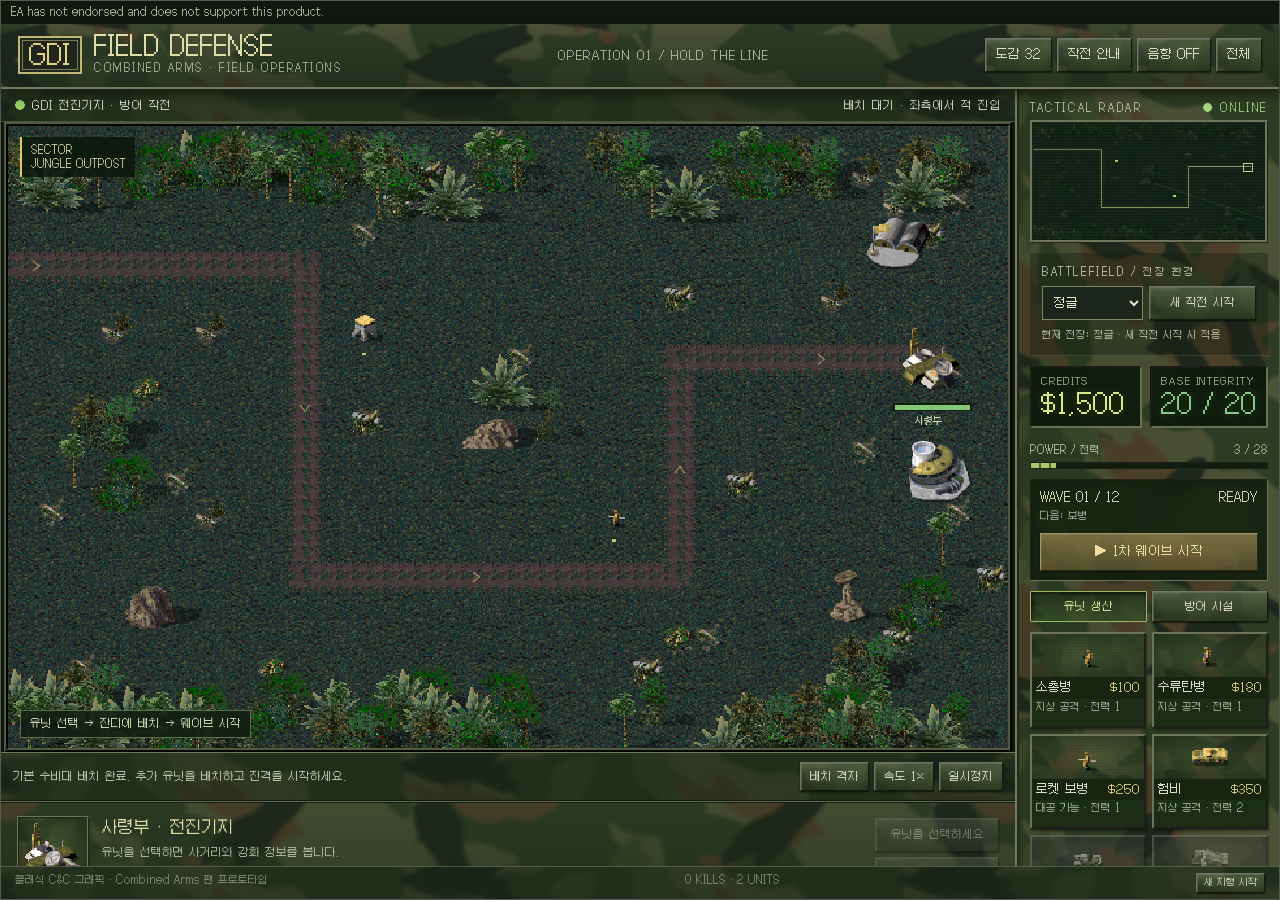
<file: index.html>
<!DOCTYPE html><html lang="ko"><head><meta charset="utf-8"><meta name="viewport" content="width=device-width,initial-scale=1,viewport-fit=cover"><meta name="theme-color" content="#212a27"><title>C&C FIELD DEFENSE · Jungle &amp; Winter</title><link rel="stylesheet" href="web/styles.css?v=0.3.2"></head><body><div id="loading" class="loading"><div>GDI FIELD COMMAND<br><br>지형과 유닛 데이터 불러오는 중…</div></div>
<div class="app"><div style="padding:4px 10px;background:#101810;color:#bbc4a8;font-size:10px">EA has not endorsed and does not support this product.</div><header class="topbar"><div class="brand"><div class="insignia">GDI</div><div><h1>FIELD DEFENSE</h1><p>COMBINED ARMS · FIELD OPERATIONS</p></div></div><div class="operation">OPERATION 01 / HOLD THE LINE</div><div class="topactions"><button id="atlasBtn">도감 32</button><button id="helpBtn">작전 안내</button><button id="soundBtn" aria-pressed="false">음향 OFF</button><button id="fullBtn" aria-label="전체 화면">전체</button></div></header><div class="rotate">가로 화면에서 전장과 생산창을 함께 보기 좋습니다.</div>
<div class="shell"><main class="battle"><div class="missionstrip"><span><span class="dot">●</span>GDI 전진기지 · 방어 작전</span><span id="missionState">배치 대기 / 적 진입 방향 →</span></div><div class="maparea"><div class="mapframe"><canvas id="field" tabindex="0" width="1536" height="960" aria-label="방어 전장. 유닛을 고른 다음 잔디를 눌러 배치합니다."></canvas><div class="mapbadge"><span id="sectorId">SECTOR</span><br><span id="terrainBadge">JUNGLE OUTPOST</span></div><div class="maphelp"><span id="mapHint">우측 유닛 선택 → 잔디를 눌러 배치</span><button id="cancelBuild" hidden>배치 취소 ✕</button></div><div id="announce" class="announce" hidden><h2 id="announceTitle"></h2><p id="announceText"></p><button id="announceAction"></button><button id="reviewBtn" hidden>전장 보기</button></div></div></div><div class="statusbar"><span id="message" role="status" aria-live="polite">사령관님, 기지가 준비되었습니다.</span><div class="controls"><button id="gridBtn" aria-pressed="false">배치 격자</button><button id="speedBtn">속도 1×</button><button id="pauseBtn">일시정지</button></div></div><section class="unitpanel"><div class="portrait"><img id="selectedPortrait" alt="선택한 유닛"></div><div class="unitinfo"><h2 id="selectedTitle">사령부</h2><p id="selectedDesc">유닛을 배치하고 12차 웨이브를 방어하세요.</p><div id="selectedStats" class="stats"></div></div><div class="unitactions"><button id="upgradeBtn" disabled>유닛을 선택하세요</button><button id="sellBtn" disabled>철수 / 70% 회수</button></div></section></main>
<aside class="sidebar"><section class="radarblock"><div class="sectionlabel"><span>TACTICAL RADAR</span><span style="color:#a9d682">● ONLINE</span></div><div class="radar"><canvas id="radar" width="384" height="200" aria-label="전장 레이더"></canvas></div></section><section class="terrainbox" aria-label="전장 환경"><label class="sectionlabel" for="terrainChoice">BATTLEFIELD / 전장 환경</label><div class="terrainrow"><select id="terrainChoice"><option value="jungle">정글</option><option value="winter">겨울</option><option value="random">무작위</option></select><button id="terrainStartBtn">새 작전 시작</button></div><p id="terrainStatus">현재 전장: 정글 · 새 작전 시작 시 적용</p></section><div class="economy"><div class="counter"><label>CREDITS</label><strong id="credits">$1500</strong></div><div class="counter"><label>BASE INTEGRITY</label><strong class="health" id="health">20 / 20</strong></div></div><div class="powerblock"><div class="powerline"><span>POWER / 전력</span><span id="powerText">3 / 28</span></div><div class="meter"><div id="powerFill"></div></div></div><section class="wavebox"><div class="wavetitle"><span id="waveTitle">WAVE 01 / 12</span><span id="enemyCount">READY</span></div><div id="waveBrief" class="wavebrief">보병 부대 접근 중</div><button id="waveBtn" class="wavebutton">▶ 1차 웨이브 시작</button></section><div class="productiontabs"><button id="unitTab" class="active">유닛 생산</button><button id="defenseTab">방어 시설</button></div><div id="production" class="production"></div><div class="support"><button id="powerBtn">발전소 증설<br><span>+8 전력 · $250</span></button><button id="repairBtn">사령부 수리<br><span>+4 내구도 · $220</span></button></div><section class="musicbox" aria-label="배경음악"><div class="sectionlabel">BGM / 배경음악</div><div class="musicrow"><button id="musicFileBtn">음악 불러오기</button><button id="musicToggle" disabled>재생</button></div><input id="musicFile" type="file" accept="audio/*,.mp3,.ogg,.wav,.m4a" hidden><audio id="musicAudio" loop preload="metadata"></audio><div class="musicrow"><label for="musicVolume">음량</label><input id="musicVolume" type="range" min="0" max="100" value="25"></div><p id="musicStatus">내 기기의 음악 · 반복 재생</p></section><div id="log" class="log">COMMAND LINK ESTABLISHED<br>보병 / 장갑 / 공중 전력 확인</div></aside></div><footer class="bottom"><span>클래식 C&C 그래픽 · Combined Arms 팬 프로토타입</span><span id="footerStats">0 KILLS · 2 UNITS</span><button id="restartBtn" style="min-height:20px;padding:1px 7px;font-size:9px">새 지형 시작</button></footer></div>
<div id="helpModal" class="modal" hidden><div class="modalbox" role="dialog" aria-modal="true" aria-labelledby="helpTitle"><div class="modalhead"><h2 id="helpTitle">사령관 작전 브리핑</h2><button class="modalclose" data-close="helpModal">닫기</button></div><div class="howto"><p><b>01 · 방어선을 만드세요</b><br>생산창에서 유닛 선택 → 잔디를 누르면 배치됩니다. 흙길·나무·바위·기지 위에는 배치할 수 없습니다. 기본 수비대 2기와 $1500으로 시작합니다.</p><p><b>02 · 적 부대에 대응하세요</b><br>1차 시작 버튼으로 전투 개시. 공격은 자동입니다. 4차부터 공습이 오므로 로켓 보병·다연장 로켓 등 대공 유닛을 준비하세요.</p><p><b>03 · 강화하고 생존하세요</b><br>배치한 유닛을 누르면 사거리와 강화 버튼이 표시됩니다. 최대 Lv.3, 철수 시 투자금 70% 회수. 12차까지 사령부를 지키면 승리합니다.</p></div><p style="font-size:12px">완료한 웨이브에 따라 전차와 고급 방어시설이 해금됩니다. 전력은 배치 수를 제한하며 발전소로 늘릴 수 있습니다. 보급은 웨이브 종료 시 지급됩니다.</p><p style="font-size:12px"><span class="kbd">Space</span> 전투 중 일시정지 / 대기 중 다음 웨이브 &nbsp; <span class="kbd">Esc</span> 배치 취소 &nbsp; <span class="kbd">G</span> 격자</p><p style="font-size:10px;color:#8fa083">실제 CAmod 스프라이트·지형을 사용한 별도 타워디펜스 프로토타입입니다. 원작/리마스터 엔진이 아니며, 전투 수치·UI·사운드·공격 효과는 이 버전용으로 구성했습니다. 음향 ON을 누르면 실제 발사·폭발 효과음이 재생됩니다. 새 작전마다 길과 지형이 생성됩니다. 12차 웨이브 동안은 같은 길을 유지하며 오르카도 이 길을 따릅니다. 새 지형 시작 또는 새로고침은 진행과 배치를 초기화합니다.</p><button data-close="helpModal">작전 화면으로</button></div></div>
<div id="atlasModal" class="modal" hidden><div class="modalbox" role="dialog" aria-modal="true" aria-labelledby="atlasTitle"><div class="modalhead"><h2 id="atlasTitle">FIELD ARCHIVE / 유닛 도감</h2><button class="modalclose" data-close="atlasModal">닫기</button></div><p style="font-size:12px">32종 중 이번 작전에 편성 가능한 유닛·시설은 10종입니다. 나머지는 후속 확장 후보입니다.</p><div id="atlasGrid" class="atlasgrid"></div></div></div>
<script src="web/bootstrap.js?v=0.3.2"></script></body></html>
</file>
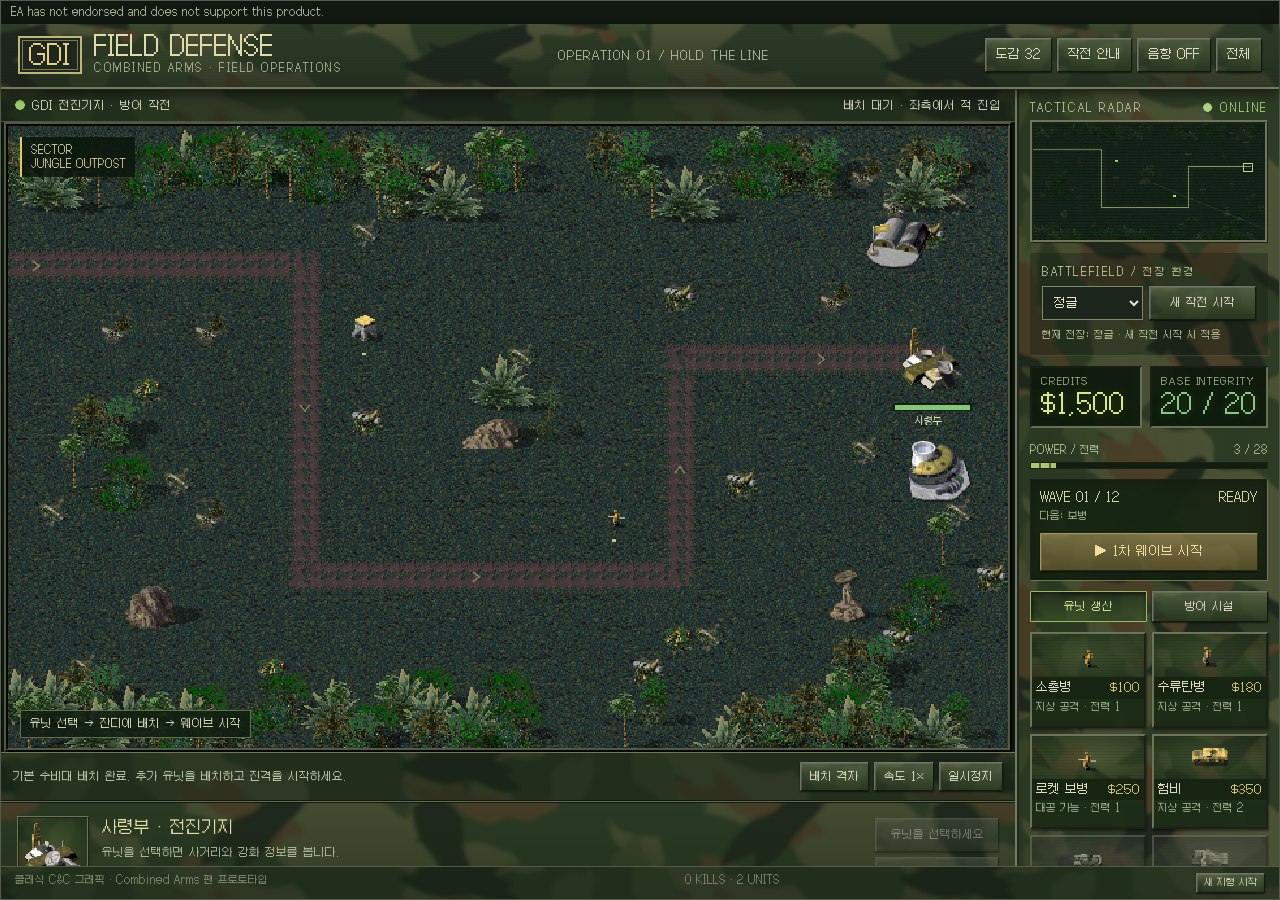
<file: web/index.html>
<!DOCTYPE html><html lang="ko"><head><meta charset="utf-8"><meta name="viewport" content="width=device-width,initial-scale=1,viewport-fit=cover"><meta name="theme-color" content="#212a27"><title>C&C FIELD DEFENSE · Jungle &amp; Winter</title><link rel="stylesheet" href="./styles.css?v=0.3.2"></head><body><div id="loading" class="loading"><div>GDI FIELD COMMAND<br><br>지형과 유닛 데이터 불러오는 중…</div></div>
<div class="app"><div style="padding:4px 10px;background:#101810;color:#bbc4a8;font-size:10px">EA has not endorsed and does not support this product.</div><header class="topbar"><div class="brand"><div class="insignia">GDI</div><div><h1>FIELD DEFENSE</h1><p>COMBINED ARMS · FIELD OPERATIONS</p></div></div><div class="operation">OPERATION 01 / HOLD THE LINE</div><div class="topactions"><button id="atlasBtn">도감 32</button><button id="helpBtn">작전 안내</button><button id="soundBtn" aria-pressed="false">음향 OFF</button><button id="fullBtn" aria-label="전체 화면">전체</button></div></header><div class="rotate">가로 화면에서 전장과 생산창을 함께 보기 좋습니다.</div>
<div class="shell"><main class="battle"><div class="missionstrip"><span><span class="dot">●</span>GDI 전진기지 · 방어 작전</span><span id="missionState">배치 대기 / 적 진입 방향 →</span></div><div class="maparea"><div class="mapframe"><canvas id="field" tabindex="0" width="1536" height="960" aria-label="방어 전장. 유닛을 고른 다음 잔디를 눌러 배치합니다."></canvas><div class="mapbadge"><span id="sectorId">SECTOR</span><br><span id="terrainBadge">JUNGLE OUTPOST</span></div><div class="maphelp"><span id="mapHint">우측 유닛 선택 → 잔디를 눌러 배치</span><button id="cancelBuild" hidden>배치 취소 ✕</button></div><div id="announce" class="announce" hidden><h2 id="announceTitle"></h2><p id="announceText"></p><button id="announceAction"></button><button id="reviewBtn" hidden>전장 보기</button></div></div></div><div class="statusbar"><span id="message" role="status" aria-live="polite">사령관님, 기지가 준비되었습니다.</span><div class="controls"><button id="gridBtn" aria-pressed="false">배치 격자</button><button id="speedBtn">속도 1×</button><button id="pauseBtn">일시정지</button></div></div><section class="unitpanel"><div class="portrait"><img id="selectedPortrait" alt="선택한 유닛"></div><div class="unitinfo"><h2 id="selectedTitle">사령부</h2><p id="selectedDesc">유닛을 배치하고 12차 웨이브를 방어하세요.</p><div id="selectedStats" class="stats"></div></div><div class="unitactions"><button id="upgradeBtn" disabled>유닛을 선택하세요</button><button id="sellBtn" disabled>철수 / 70% 회수</button></div></section></main>
<aside class="sidebar"><section class="radarblock"><div class="sectionlabel"><span>TACTICAL RADAR</span><span style="color:#a9d682">● ONLINE</span></div><div class="radar"><canvas id="radar" width="384" height="200" aria-label="전장 레이더"></canvas></div></section><section class="terrainbox" aria-label="전장 환경"><label class="sectionlabel" for="terrainChoice">BATTLEFIELD / 전장 환경</label><div class="terrainrow"><select id="terrainChoice"><option value="jungle">정글</option><option value="winter">겨울</option><option value="random">무작위</option></select><button id="terrainStartBtn">새 작전 시작</button></div><p id="terrainStatus">현재 전장: 정글 · 새 작전 시작 시 적용</p></section><div class="economy"><div class="counter"><label>CREDITS</label><strong id="credits">$1500</strong></div><div class="counter"><label>BASE INTEGRITY</label><strong class="health" id="health">20 / 20</strong></div></div><div class="powerblock"><div class="powerline"><span>POWER / 전력</span><span id="powerText">3 / 28</span></div><div class="meter"><div id="powerFill"></div></div></div><section class="wavebox"><div class="wavetitle"><span id="waveTitle">WAVE 01 / 12</span><span id="enemyCount">READY</span></div><div id="waveBrief" class="wavebrief">보병 부대 접근 중</div><button id="waveBtn" class="wavebutton">▶ 1차 웨이브 시작</button></section><div class="productiontabs"><button id="unitTab" class="active">유닛 생산</button><button id="defenseTab">방어 시설</button></div><div id="production" class="production"></div><div class="support"><button id="powerBtn">발전소 증설<br><span>+8 전력 · $250</span></button><button id="repairBtn">사령부 수리<br><span>+4 내구도 · $220</span></button></div><section class="musicbox" aria-label="배경음악"><div class="sectionlabel">BGM / 배경음악</div><div class="musicrow"><button id="musicFileBtn">음악 불러오기</button><button id="musicToggle" disabled>재생</button></div><input id="musicFile" type="file" accept="audio/*,.mp3,.ogg,.wav,.m4a" hidden><audio id="musicAudio" loop preload="metadata"></audio><div class="musicrow"><label for="musicVolume">음량</label><input id="musicVolume" type="range" min="0" max="100" value="25"></div><p id="musicStatus">내 기기의 음악 · 반복 재생</p></section><div id="log" class="log">COMMAND LINK ESTABLISHED<br>보병 / 장갑 / 공중 전력 확인</div></aside></div><footer class="bottom"><span>클래식 C&C 그래픽 · Combined Arms 팬 프로토타입</span><span id="footerStats">0 KILLS · 2 UNITS</span><button id="restartBtn" style="min-height:20px;padding:1px 7px;font-size:9px">새 지형 시작</button></footer></div>
<div id="helpModal" class="modal" hidden><div class="modalbox" role="dialog" aria-modal="true" aria-labelledby="helpTitle"><div class="modalhead"><h2 id="helpTitle">사령관 작전 브리핑</h2><button class="modalclose" data-close="helpModal">닫기</button></div><div class="howto"><p><b>01 · 방어선을 만드세요</b><br>생산창에서 유닛 선택 → 잔디를 누르면 배치됩니다. 흙길·나무·바위·기지 위에는 배치할 수 없습니다. 기본 수비대 2기와 $1500으로 시작합니다.</p><p><b>02 · 적 부대에 대응하세요</b><br>1차 시작 버튼으로 전투 개시. 공격은 자동입니다. 4차부터 공습이 오므로 로켓 보병·다연장 로켓 등 대공 유닛을 준비하세요.</p><p><b>03 · 강화하고 생존하세요</b><br>배치한 유닛을 누르면 사거리와 강화 버튼이 표시됩니다. 최대 Lv.3, 철수 시 투자금 70% 회수. 12차까지 사령부를 지키면 승리합니다.</p></div><p style="font-size:12px">완료한 웨이브에 따라 전차와 고급 방어시설이 해금됩니다. 전력은 배치 수를 제한하며 발전소로 늘릴 수 있습니다. 보급은 웨이브 종료 시 지급됩니다.</p><p style="font-size:12px"><span class="kbd">Space</span> 전투 중 일시정지 / 대기 중 다음 웨이브 &nbsp; <span class="kbd">Esc</span> 배치 취소 &nbsp; <span class="kbd">G</span> 격자</p><p style="font-size:10px;color:#8fa083">실제 CAmod 스프라이트·지형을 사용한 별도 타워디펜스 프로토타입입니다. 원작/리마스터 엔진이 아니며, 전투 수치·UI·사운드·공격 효과는 이 버전용으로 구성했습니다. 음향 ON을 누르면 실제 발사·폭발 효과음이 재생됩니다. 새 작전마다 길과 지형이 생성됩니다. 12차 웨이브 동안은 같은 길을 유지하며 오르카도 이 길을 따릅니다. 새 지형 시작 또는 새로고침은 진행과 배치를 초기화합니다.</p><button data-close="helpModal">작전 화면으로</button></div></div>
<div id="atlasModal" class="modal" hidden><div class="modalbox" role="dialog" aria-modal="true" aria-labelledby="atlasTitle"><div class="modalhead"><h2 id="atlasTitle">FIELD ARCHIVE / 유닛 도감</h2><button class="modalclose" data-close="atlasModal">닫기</button></div><p style="font-size:12px">32종 중 이번 작전에 편성 가능한 유닛·시설은 10종입니다. 나머지는 후속 확장 후보입니다.</p><div id="atlasGrid" class="atlasgrid"></div></div></div>
<script src="./bootstrap.js?v=0.3.2"></script></body></html>
</file>
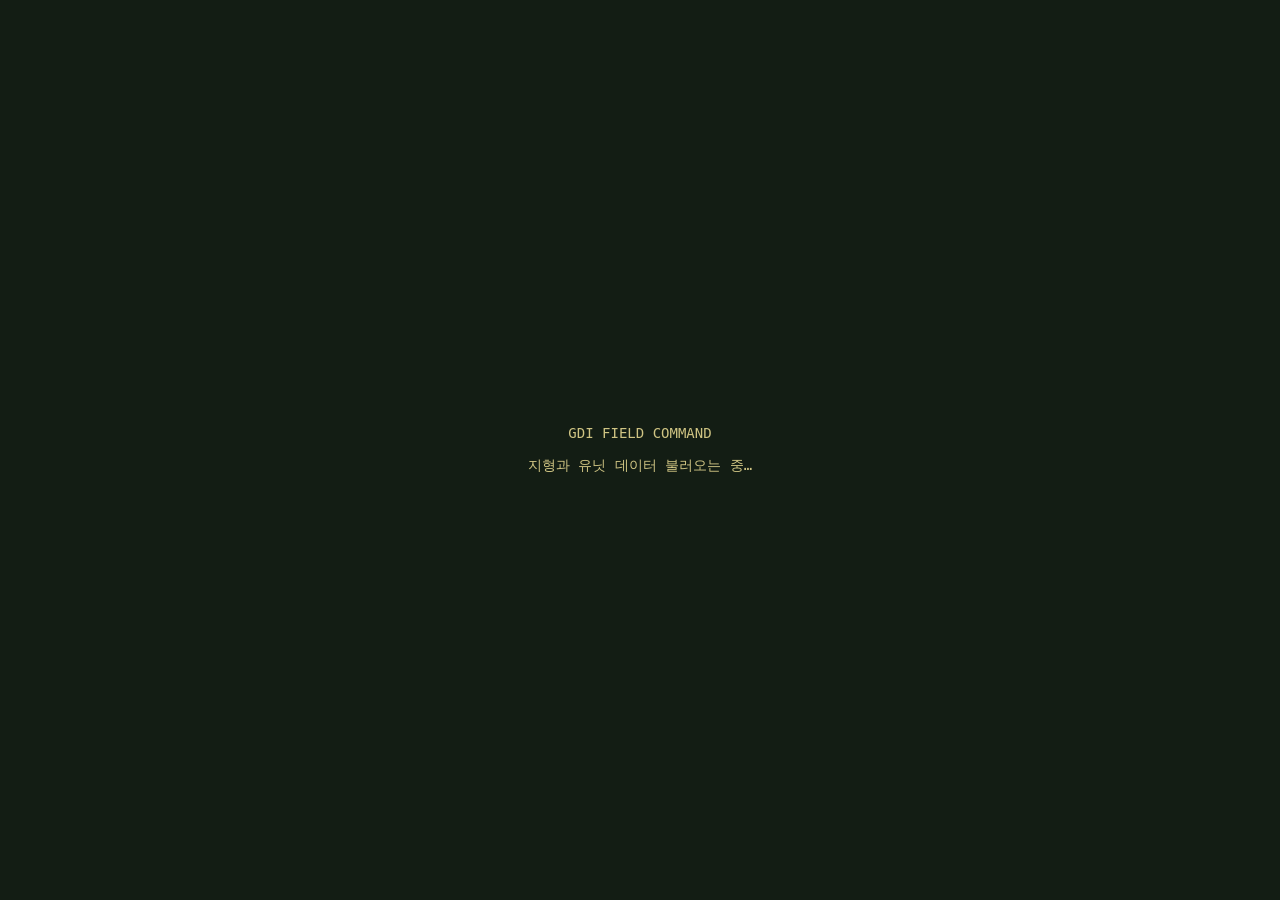
<file: web__template.html>
<!DOCTYPE html><html lang="ko"><head><meta charset="utf-8"><meta name="viewport" content="width=device-width,initial-scale=1,viewport-fit=cover"><meta name="theme-color" content="#212a27"><title>C&C FIELD DEFENSE · Jungle Outpost</title><style>
__FONT__
:root{color-scheme:dark;--metal:#343a36;--dark:#121914;--edge:#555e50;--gold:#c8bb6b;--green:#9cce68;--text:#dddcc6;--mute:#9da590;--red:#db6251}*{box-sizing:border-box}body{margin:0;background:#111813;color:var(--text);font:13px/1.45 'Field UI',Arial,sans-serif;overscroll-behavior:none}button{font:inherit;cursor:pointer;color:var(--text);border:1px solid #70766a;border-right-color:#111912;border-bottom-color:#111912;background:linear-gradient(#4d5549,#2c352d);box-shadow:inset 1px 1px #78807166,0 1px 2px #0009;padding:7px 10px;border-radius:1px;min-height:34px}button:hover{filter:brightness(1.14)}button:focus-visible{outline:2px solid var(--gold);outline-offset:2px}button:active,button.active,button[aria-pressed=true]{background:linear-gradient(#1d2b21,#334331);box-shadow:inset 1px 2px 4px #0009;border-color:#9dba65;color:#dcec9d}button:disabled{cursor:default;filter:saturate(.45);opacity:.46}.app{max-width:1600px;margin:0 auto;min-height:100svh;display:flex;flex-direction:column;border:1px solid #535c4d;background:#232d24}.topbar{height:66px;padding:10px 17px;display:flex;align-items:center;justify-content:space-between;gap:10px;background:repeating-linear-gradient(0deg,#ffffff02 0 1px,transparent 1px 3px),linear-gradient(#41483c,#252d25);border-bottom:3px ridge #73785b;box-shadow:0 4px 12px #0008;z-index:1}.brand{display:flex;gap:12px;align-items:center}.insignia{border:2px solid #bfb875;color:#dfd287;background:#20261e;padding:3px 9px;font:900 24px/1.2 monospace;box-shadow:inset 0 0 0 2px #20271c,inset 0 0 0 3px #777c54}.brand h1{font:700 18px/1.15 monospace;letter-spacing:.1em;margin:0;color:#e0dca9}.brand p{margin:3px 0 0;font-size:10px;letter-spacing:.15em;color:#aeb999}.topactions{display:flex;gap:5px}.operation{font:11px monospace;letter-spacing:.08em;color:#b3bb9f}.shell{display:grid;grid-template-columns:minmax(0,1fr) 264px;flex:1;min-height:0}.battle{min-width:0;display:flex;flex-direction:column;background:#161d16}.missionstrip{display:flex;align-items:center;justify-content:space-between;gap:8px;padding:8px 14px;background:#202a20;border-bottom:1px solid #485640;font-size:11px;letter-spacing:.04em}.dot{color:var(--green);margin-right:6px}.maparea{position:relative;display:flex;align-items:center;justify-content:center;background:#0c150e;flex:1;overflow:hidden;min-height:220px}.mapframe{position:relative;width:100%;max-height:100%;aspect-ratio:768/480;line-height:0;border:4px ridge #525a41}#field{display:block;width:100%;height:100%;image-rendering:pixelated;touch-action:none;cursor:crosshair}.mapbadge{position:absolute;top:11px;left:12px;padding:6px 9px;background:#0c160de0;border-left:2px solid #e1ca64;color:#d8d3a9;font:10px/1.4 monospace;pointer-events:none;letter-spacing:.1em}.maphelp{position:absolute;bottom:10px;left:12px;right:12px;display:flex;align-items:center;justify-content:space-between;gap:7px;pointer-events:none}.maphelp span{background:#101d12df;padding:5px 9px;font:11px/1.5 'Field UI',sans-serif;border:1px solid #5d714d;color:#d8dfbc}.maphelp button{pointer-events:auto;min-height:30px;background:#4b3a25;font-size:11px}.announce{position:absolute;left:50%;top:42%;transform:translate(-50%,-50%);background:#12200eed;border:1px solid #b0be76;box-shadow:0 0 0 4px #121a12bd,0 10px 40px #0008;padding:21px 30px;text-align:center;line-height:1.5;max-width:90%;min-width:280px;z-index:2}.announce h2{color:#e1d582;letter-spacing:.08em;font-size:22px;margin:0 0 9px}.announce p{font-size:12px;color:#bbcab0;margin:8px 0 15px}.announce button{margin:4px}.statusbar{padding:9px 12px;min-height:43px;background:#222e22;border-top:1px solid #6c7856;border-bottom:1px solid #11180f;display:flex;align-items:center;justify-content:space-between;gap:10px;font-size:11px}.statusbar #message{color:#c1ccad}.controls{display:flex;gap:5px;white-space:nowrap}.controls button{font-size:11px;padding:5px 9px;min-height:29px}.unitpanel{background:linear-gradient(#343e30,#252e23);padding:13px 16px;min-height:109px;display:grid;grid-template-columns:72px minmax(0,1fr) auto;gap:13px;border-top:2px ridge #606d51}.portrait{border:2px ridge #6c7756;background:radial-gradient(ellipse,#596244,#182719);display:flex;align-items:center;justify-content:center;image-rendering:pixelated;width:72px;height:72px}.portrait img{max-width:68px;max-height:68px;width:100%;image-rendering:pixelated}.unitinfo h2{font-size:15px;margin:0 0 5px;color:#e5dda5}.unitinfo p{margin:2px 0;color:#afbba0;font-size:11px}.stats{display:flex;gap:13px;flex-wrap:wrap;color:#d0d9b9;font:11px 'Field UI',monospace;margin:6px 0}.unitactions{display:flex;gap:5px;flex-direction:column;justify-content:center;min-width:124px}.unitactions button{font-size:11px}.sidebar{background:repeating-linear-gradient(0deg,#ffffff02 0 1px,transparent 1px 4px),linear-gradient(90deg,#3d4536,#30392e);border-left:4px ridge #737b61;padding:11px;display:flex;flex-direction:column;gap:10px}.sectionlabel{font:10px monospace;letter-spacing:.16em;color:#c2c7a5;display:flex;justify-content:space-between;margin-bottom:5px}.radar{position:relative;background:#0b1d0e;border:3px ridge #70765a;aspect-ratio:1.92;overflow:hidden}.radar canvas{width:100%;height:100%;image-rendering:pixelated;display:block}.radar:after{content:'';position:absolute;inset:0;background:repeating-linear-gradient(0deg,#0003 0 1px,transparent 1px 3px);pointer-events:none}.economy{display:grid;grid-template-columns:1fr 1fr;gap:8px}.counter{padding:7px 9px;background:#111d13;border:2px inset #687155}.counter label{color:#adb993;font-size:9px;letter-spacing:.1em;display:block}.counter strong{font:700 20px monospace;white-space:nowrap;display:block;color:#dbe88a;text-shadow:0 0 10px #cbdc4133}.counter strong.health{color:#89c68c}.powerline{display:flex;align-items:center;justify-content:space-between;font-size:10px;color:#b7c69e;margin:5px 0}.meter{height:7px;border:1px solid #172315;background:#131c10}.meter div{height:100%;background:repeating-linear-gradient(90deg,#afc66b 0 8px,#506437 8px 10px);transition:width .2s}.wavebox{background:#1d2a1d;border:1px inset #6d7659;padding:9px}.wavetitle{display:flex;justify-content:space-between;color:#d3d5ae;font:700 12px monospace}.wavebrief{font-size:10px;margin-top:4px;color:#a7b798;min-height:17px}.wavebutton{width:100%;margin-top:7px;font-weight:bold;color:#efdda1;background:linear-gradient(#746637,#4d4929);border-color:#a3975e #2a2c18 #292b18 #a3975e;letter-spacing:.02em;min-height:38px}.productiontabs{display:flex;gap:5px}.productiontabs button{flex:1;font-size:11px;min-height:31px;padding:5px}.production{display:grid;grid-template-columns:1fr 1fr;gap:6px}.buildcard{padding:0;min-height:83px;position:relative;overflow:hidden;display:flex;flex-direction:column;align-items:stretch;border:2px outset #6d7458;box-shadow:1px 2px 2px #0006}.buildcard .unitart{height:43px;display:flex;align-items:center;justify-content:center;background:radial-gradient(ellipse,#5f6946,#2a3727);position:relative}.unitart:before{content:'';position:absolute;inset:0;background:repeating-linear-gradient(0deg,#0001 0 1px,transparent 1px 3px)}.buildcard img{height:48px;width:auto;image-rendering:pixelated;object-fit:contain;max-width:90px}.buildcard .caption{padding:3px 4px;background:#202b1be6;font-size:10px;line-height:1.3;display:flex;align-items:center;justify-content:space-between;gap:2px}.buildcard .price{font:11px monospace;color:#ded181}.buildcard .typehint{font-size:9px;color:#a8b796;background:#253320;padding:1px 4px;text-align:left}.buildcard.active{border-color:#cfcb79;box-shadow:0 0 0 1px #f5de8490}.buildcard.locked{filter:grayscale(.8);opacity:.53}.buildcard.poor .price{color:#d68e73}.support{display:flex;gap:5px}.support button{flex:1;font-size:10px;padding:6px 3px;line-height:1.6}.log{font:10px/1.8 'Field UI',monospace;color:#97ac81;border-top:1px solid #646e4d;padding-top:6px;min-height:37px}.bottom{padding:6px 14px;background:#192218;border-top:1px solid #515c44;color:#839073;display:flex;justify-content:space-between;font-size:10px;gap:8px}.rotate{display:none}.modal{position:fixed;inset:0;z-index:10;background:#060d08d9;display:grid;place-items:center;padding:20px}.modalbox{max-width:900px;max-height:90svh;overflow:auto;background:#2a3527;border:3px ridge #969574;padding:20px;box-shadow:0 20px 100px #000a}.modalbox h2{margin:0 0 12px;color:#e0d394}.modalbox p{color:#b8c5a5;line-height:1.8}.modalhead{display:flex;justify-content:space-between;gap:15px;align-items:center}.atlasgrid{display:grid;grid-template-columns:repeat(4,minmax(0,1fr));gap:8px;margin-top:13px}.atlascard{padding:7px;background:#182818;border:1px solid #667550;text-align:center;min-width:0}.atlascard img{width:90px;height:75px;object-fit:contain;image-rendering:pixelated;max-width:100%}.atlascard b{display:block;font-size:12px}.atlascard small{font-size:10px;color:#a5b490;display:block}.atlascard button{font-size:10px;margin-top:6px;width:100%}.howto{display:grid;grid-template-columns:repeat(3,1fr);gap:14px}.howto p{font-size:12px}.howto b{color:#d6c87d}.kbd{font-family:monospace;background:#101b10;padding:2px 4px}.modalclose{min-width:48px}.loading{position:fixed;inset:0;z-index:20;background:#131d14;display:grid;place-items:center;text-align:center;color:#cfc483;font:14px monospace}[hidden]{display:none!important}
@media(min-width:1100px){.app{max-height:100svh;height:100svh}.mapframe{width:min(100%,calc((100svh - 270px)*1.6));flex-shrink:0}.sidebar{overflow:auto}.unitpanel{min-height:104px}.topbar{flex-shrink:0}.shell{overflow:hidden}}
@media(max-width:850px){.shell{grid-template-columns:minmax(0,1fr) 218px}.sidebar{padding:8px;gap:7px}.topbar{height:54px;padding:6px 10px}.brand h1{font-size:14px}.brand p{font-size:8px}.insignia{font-size:19px}.operation{display:none}.unitpanel{padding:9px;grid-template-columns:52px minmax(0,1fr);gap:9px}.portrait{width:52px;height:52px}.unitactions{grid-column:1/-1;flex-direction:row}.unitactions button{flex:1}.statusbar{flex-wrap:wrap;gap:5px}.unitart{height:36px!important}.buildcard{min-height:73px}.buildcard img{height:41px}.counter strong{font-size:20px}.missionstrip{font-size:9px}.bottom{font-size:9px}}
@media(max-width:600px) and (orientation:portrait){.shell{display:flex;flex-direction:column}.maparea{min-height:0}.mapframe{aspect-ratio:768/480}.sidebar{border-left:0;border-top:3px ridge #747e62;display:grid;grid-template-columns:1fr 1fr;align-items:start;padding:10px}.radarblock{grid-row:1/3}.economy{grid-column:2}.powerblock{grid-column:2}.wavebox{grid-column:1/-1}.productiontabs,.production,.support,.log{grid-column:1/-1}.production{grid-template-columns:repeat(4,minmax(0,1fr))}.buildcard .caption{flex-direction:column;font-size:10px}.unitpanel{min-height:100px;grid-template-columns:48px minmax(0,1fr) 112px}.unitactions{grid-column:auto;flex-direction:column;min-width:0}.topactions button{font-size:11px;padding:5px 7px}.brand p{display:none}.insignia{display:none}.maphelp span{font-size:9px;padding:3px 5px}.mapbadge{font-size:8px;padding:4px}.rotate{display:block;padding:4px 10px;text-align:center;background:#36351f;color:#cec793;font-size:10px}.atlasgrid{grid-template-columns:repeat(3,minmax(0,1fr))}.modal{padding:10px}.modalbox{padding:13px}.howto{grid-template-columns:1fr}.howto p{margin:4px 0}.counter strong{font-size:22px}.maphelp{bottom:6px;left:6px;right:6px}.maphelp button{font-size:9px;min-height:26px}.stats{gap:7px}}
@media(max-height:510px) and (orientation:landscape){.app{height:auto;min-height:100svh}.shell{grid-template-columns:minmax(0,1fr) 205px}.topbar{height:42px}.sidebar{max-height:calc(100svh - 42px);overflow:auto;position:sticky;top:0}.mapframe{width:100%;}.maparea{min-height:0}.missionstrip{padding:4px 8px}.unitpanel{min-height:85px}.bottom{display:none}.radarblock{display:none}.counter strong{font-size:18px}.sidebar{gap:6px}.counter{padding:5px 6px}.wavebox{padding:6px}.buildcard{min-height:66px}.buildcard .typehint{font-size:8px}.brand p{display:none}.topactions button{min-height:28px}}

/* WOODLAND CAMO: a softly blurred, subdued background under the original metal bevels. */
:root{--woodland:url("data:image/svg+xml,%3Csvg%20xmlns%3D%22http%3A%2F%2Fwww.w3.org%2F2000%2Fsvg%22%20width%3D%22480%22%20height%3D%22360%22%20viewBox%3D%220%200%20480%20360%22%3E%3Cdefs%3E%3Cfilter%20id%3D%22soft%22%20x%3D%22-15%25%22%20y%3D%22-15%25%22%20width%3D%22130%25%22%20height%3D%22130%25%22%3E%3CfeGaussianBlur%20stdDeviation%3D%221.8%22%2F%3E%3C%2Ffilter%3E%3C%2Fdefs%3E%3Crect%20width%3D%22480%22%20height%3D%22360%22%20fill%3D%22%23666947%22%2F%3E%3Cg%20filter%3D%22url%28%23soft%29%22%3E%3Cpath%20fill%3D%22%2338482e%22%20transform%3D%22translate%28-480%20-360%29%22%20d%3D%22M-5.9%2C21.6C-10.8%2C14.3%20-1.8%2C4.3%209.6%2C4.0C20.9%2C3.7%2049.5%2C16.7%2062.2%2C19.5C74.9%2C22.4%2077.8%2C19.5%2085.8%2C21.0C93.8%2C22.5%2098.1%2C26.7%20110.1%2C28.8C122.1%2C30.9%20151.9%2C29.2%20157.8%2C33.6C163.7%2C37.9%20143.5%2C47.7%20145.7%2C54.7C148.0%2C61.8%20169.2%2C69.9%20171.2%2C75.9C173.3%2C81.9%20163.8%2C86.1%20158.0%2C90.7C152.1%2C95.3%20146.4%2C101.6%20136.2%2C103.3C126.1%2C105.0%20108.9%2C105.2%2097.0%2C101.1C85.2%2C96.9%2078.6%2C83.6%2065.2%2C78.4C51.9%2C73.2%2021.1%2C75.0%2016.8%2C69.8C12.4%2C64.7%2043.0%2C55.7%2039.2%2C47.6C35.5%2C39.6%20-1.0%2C28.8%20-5.9%2C21.6Z%22%2F%3E%3Cpath%20fill%3D%22%2338482e%22%20transform%3D%22translate%28-480%200%29%22%20d%3D%22M-5.9%2C21.6C-10.8%2C14.3%20-1.8%2C4.3%209.6%2C4.0C20.9%2C3.7%2049.5%2C16.7%2062.2%2C19.5C74.9%2C22.4%2077.8%2C19.5%2085.8%2C21.0C93.8%2C22.5%2098.1%2C26.7%20110.1%2C28.8C122.1%2C30.9%20151.9%2C29.2%20157.8%2C33.6C163.7%2C37.9%20143.5%2C47.7%20145.7%2C54.7C148.0%2C61.8%20169.2%2C69.9%20171.2%2C75.9C173.3%2C81.9%20163.8%2C86.1%20158.0%2C90.7C152.1%2C95.3%20146.4%2C101.6%20136.2%2C103.3C126.1%2C105.0%20108.9%2C105.2%2097.0%2C101.1C85.2%2C96.9%2078.6%2C83.6%2065.2%2C78.4C51.9%2C73.2%2021.1%2C75.0%2016.8%2C69.8C12.4%2C64.7%2043.0%2C55.7%2039.2%2C47.6C35.5%2C39.6%20-1.0%2C28.8%20-5.9%2C21.6Z%22%2F%3E%3Cpath%20fill%3D%22%2338482e%22%20transform%3D%22translate%28-480%20360%29%22%20d%3D%22M-5.9%2C21.6C-10.8%2C14.3%20-1.8%2C4.3%209.6%2C4.0C20.9%2C3.7%2049.5%2C16.7%2062.2%2C19.5C74.9%2C22.4%2077.8%2C19.5%2085.8%2C21.0C93.8%2C22.5%2098.1%2C26.7%20110.1%2C28.8C122.1%2C30.9%20151.9%2C29.2%20157.8%2C33.6C163.7%2C37.9%20143.5%2C47.7%20145.7%2C54.7C148.0%2C61.8%20169.2%2C69.9%20171.2%2C75.9C173.3%2C81.9%20163.8%2C86.1%20158.0%2C90.7C152.1%2C95.3%20146.4%2C101.6%20136.2%2C103.3C126.1%2C105.0%20108.9%2C105.2%2097.0%2C101.1C85.2%2C96.9%2078.6%2C83.6%2065.2%2C78.4C51.9%2C73.2%2021.1%2C75.0%2016.8%2C69.8C12.4%2C64.7%2043.0%2C55.7%2039.2%2C47.6C35.5%2C39.6%20-1.0%2C28.8%20-5.9%2C21.6Z%22%2F%3E%3Cpath%20fill%3D%22%2338482e%22%20transform%3D%22translate%280%20-360%29%22%20d%3D%22M-5.9%2C21.6C-10.8%2C14.3%20-1.8%2C4.3%209.6%2C4.0C20.9%2C3.7%2049.5%2C16.7%2062.2%2C19.5C74.9%2C22.4%2077.8%2C19.5%2085.8%2C21.0C93.8%2C22.5%2098.1%2C26.7%20110.1%2C28.8C122.1%2C30.9%20151.9%2C29.2%20157.8%2C33.6C163.7%2C37.9%20143.5%2C47.7%20145.7%2C54.7C148.0%2C61.8%20169.2%2C69.9%20171.2%2C75.9C173.3%2C81.9%20163.8%2C86.1%20158.0%2C90.7C152.1%2C95.3%20146.4%2C101.6%20136.2%2C103.3C126.1%2C105.0%20108.9%2C105.2%2097.0%2C101.1C85.2%2C96.9%2078.6%2C83.6%2065.2%2C78.4C51.9%2C73.2%2021.1%2C75.0%2016.8%2C69.8C12.4%2C64.7%2043.0%2C55.7%2039.2%2C47.6C35.5%2C39.6%20-1.0%2C28.8%20-5.9%2C21.6Z%22%2F%3E%3Cpath%20fill%3D%22%2338482e%22%20transform%3D%22translate%280%200%29%22%20d%3D%22M-5.9%2C21.6C-10.8%2C14.3%20-1.8%2C4.3%209.6%2C4.0C20.9%2C3.7%2049.5%2C16.7%2062.2%2C19.5C74.9%2C22.4%2077.8%2C19.5%2085.8%2C21.0C93.8%2C22.5%2098.1%2C26.7%20110.1%2C28.8C122.1%2C30.9%20151.9%2C29.2%20157.8%2C33.6C163.7%2C37.9%20143.5%2C47.7%20145.7%2C54.7C148.0%2C61.8%20169.2%2C69.9%20171.2%2C75.9C173.3%2C81.9%20163.8%2C86.1%20158.0%2C90.7C152.1%2C95.3%20146.4%2C101.6%20136.2%2C103.3C126.1%2C105.0%20108.9%2C105.2%2097.0%2C101.1C85.2%2C96.9%2078.6%2C83.6%2065.2%2C78.4C51.9%2C73.2%2021.1%2C75.0%2016.8%2C69.8C12.4%2C64.7%2043.0%2C55.7%2039.2%2C47.6C35.5%2C39.6%20-1.0%2C28.8%20-5.9%2C21.6Z%22%2F%3E%3Cpath%20fill%3D%22%2338482e%22%20transform%3D%22translate%280%20360%29%22%20d%3D%22M-5.9%2C21.6C-10.8%2C14.3%20-1.8%2C4.3%209.6%2C4.0C20.9%2C3.7%2049.5%2C16.7%2062.2%2C19.5C74.9%2C22.4%2077.8%2C19.5%2085.8%2C21.0C93.8%2C22.5%2098.1%2C26.7%20110.1%2C28.8C122.1%2C30.9%20151.9%2C29.2%20157.8%2C33.6C163.7%2C37.9%20143.5%2C47.7%20145.7%2C54.7C148.0%2C61.8%20169.2%2C69.9%20171.2%2C75.9C173.3%2C81.9%20163.8%2C86.1%20158.0%2C90.7C152.1%2C95.3%20146.4%2C101.6%20136.2%2C103.3C126.1%2C105.0%20108.9%2C105.2%2097.0%2C101.1C85.2%2C96.9%2078.6%2C83.6%2065.2%2C78.4C51.9%2C73.2%2021.1%2C75.0%2016.8%2C69.8C12.4%2C64.7%2043.0%2C55.7%2039.2%2C47.6C35.5%2C39.6%20-1.0%2C28.8%20-5.9%2C21.6Z%22%2F%3E%3Cpath%20fill%3D%22%2338482e%22%20transform%3D%22translate%28480%20-360%29%22%20d%3D%22M-5.9%2C21.6C-10.8%2C14.3%20-1.8%2C4.3%209.6%2C4.0C20.9%2C3.7%2049.5%2C16.7%2062.2%2C19.5C74.9%2C22.4%2077.8%2C19.5%2085.8%2C21.0C93.8%2C22.5%2098.1%2C26.7%20110.1%2C28.8C122.1%2C30.9%20151.9%2C29.2%20157.8%2C33.6C163.7%2C37.9%20143.5%2C47.7%20145.7%2C54.7C148.0%2C61.8%20169.2%2C69.9%20171.2%2C75.9C173.3%2C81.9%20163.8%2C86.1%20158.0%2C90.7C152.1%2C95.3%20146.4%2C101.6%20136.2%2C103.3C126.1%2C105.0%20108.9%2C105.2%2097.0%2C101.1C85.2%2C96.9%2078.6%2C83.6%2065.2%2C78.4C51.9%2C73.2%2021.1%2C75.0%2016.8%2C69.8C12.4%2C64.7%2043.0%2C55.7%2039.2%2C47.6C35.5%2C39.6%20-1.0%2C28.8%20-5.9%2C21.6Z%22%2F%3E%3Cpath%20fill%3D%22%2338482e%22%20transform%3D%22translate%28480%200%29%22%20d%3D%22M-5.9%2C21.6C-10.8%2C14.3%20-1.8%2C4.3%209.6%2C4.0C20.9%2C3.7%2049.5%2C16.7%2062.2%2C19.5C74.9%2C22.4%2077.8%2C19.5%2085.8%2C21.0C93.8%2C22.5%2098.1%2C26.7%20110.1%2C28.8C122.1%2C30.9%20151.9%2C29.2%20157.8%2C33.6C163.7%2C37.9%20143.5%2C47.7%20145.7%2C54.7C148.0%2C61.8%20169.2%2C69.9%20171.2%2C75.9C173.3%2C81.9%20163.8%2C86.1%20158.0%2C90.7C152.1%2C95.3%20146.4%2C101.6%20136.2%2C103.3C126.1%2C105.0%20108.9%2C105.2%2097.0%2C101.1C85.2%2C96.9%2078.6%2C83.6%2065.2%2C78.4C51.9%2C73.2%2021.1%2C75.0%2016.8%2C69.8C12.4%2C64.7%2043.0%2C55.7%2039.2%2C47.6C35.5%2C39.6%20-1.0%2C28.8%20-5.9%2C21.6Z%22%2F%3E%3Cpath%20fill%3D%22%2338482e%22%20transform%3D%22translate%28480%20360%29%22%20d%3D%22M-5.9%2C21.6C-10.8%2C14.3%20-1.8%2C4.3%209.6%2C4.0C20.9%2C3.7%2049.5%2C16.7%2062.2%2C19.5C74.9%2C22.4%2077.8%2C19.5%2085.8%2C21.0C93.8%2C22.5%2098.1%2C26.7%20110.1%2C28.8C122.1%2C30.9%20151.9%2C29.2%20157.8%2C33.6C163.7%2C37.9%20143.5%2C47.7%20145.7%2C54.7C148.0%2C61.8%20169.2%2C69.9%20171.2%2C75.9C173.3%2C81.9%20163.8%2C86.1%20158.0%2C90.7C152.1%2C95.3%20146.4%2C101.6%20136.2%2C103.3C126.1%2C105.0%20108.9%2C105.2%2097.0%2C101.1C85.2%2C96.9%2078.6%2C83.6%2065.2%2C78.4C51.9%2C73.2%2021.1%2C75.0%2016.8%2C69.8C12.4%2C64.7%2043.0%2C55.7%2039.2%2C47.6C35.5%2C39.6%20-1.0%2C28.8%20-5.9%2C21.6Z%22%2F%3E%3Cpath%20fill%3D%22%2338482e%22%20transform%3D%22translate%28-480%20-360%29%22%20d%3D%22M1.5%2C10.9C6.9%2C6.3%2033.9%2C7.6%2040.3%2C2.8C46.7%2C-2.1%2033.9%2C-14.8%2039.9%2C-18.2C46.0%2C-21.7%2063.7%2C-16.4%2076.8%2C-17.9C89.9%2C-19.4%20107.7%2C-29.5%20118.3%2C-27.3C129.0%2C-25.0%20135.3%2C-10.9%20140.8%2C-4.3C146.2%2C2.2%20143.7%2C6.5%20150.9%2C12.1C158.1%2C17.8%20183.5%2C24.7%20184.0%2C29.7C184.5%2C34.7%20160.1%2C36.5%20153.9%2C42.1C147.7%2C47.7%20154.9%2C59.4%20146.9%2C63.4C138.9%2C67.4%20119.4%2C66.5%20106.0%2C65.9C92.6%2C65.2%2080.6%2C61.5%2066.4%2C59.4C52.2%2C57.3%2030.6%2C57.9%2020.9%2C53.1C11.1%2C48.3%2011.2%2C37.7%208.0%2C30.6C4.7%2C23.6%20-3.9%2C15.5%201.5%2C10.9Z%22%2F%3E%3Cpath%20fill%3D%22%2338482e%22%20transform%3D%22translate%28-480%200%29%22%20d%3D%22M1.5%2C10.9C6.9%2C6.3%2033.9%2C7.6%2040.3%2C2.8C46.7%2C-2.1%2033.9%2C-14.8%2039.9%2C-18.2C46.0%2C-21.7%2063.7%2C-16.4%2076.8%2C-17.9C89.9%2C-19.4%20107.7%2C-29.5%20118.3%2C-27.3C129.0%2C-25.0%20135.3%2C-10.9%20140.8%2C-4.3C146.2%2C2.2%20143.7%2C6.5%20150.9%2C12.1C158.1%2C17.8%20183.5%2C24.7%20184.0%2C29.7C184.5%2C34.7%20160.1%2C36.5%20153.9%2C42.1C147.7%2C47.7%20154.9%2C59.4%20146.9%2C63.4C138.9%2C67.4%20119.4%2C66.5%20106.0%2C65.9C92.6%2C65.2%2080.6%2C61.5%2066.4%2C59.4C52.2%2C57.3%2030.6%2C57.9%2020.9%2C53.1C11.1%2C48.3%2011.2%2C37.7%208.0%2C30.6C4.7%2C23.6%20-3.9%2C15.5%201.5%2C10.9Z%22%2F%3E%3Cpath%20fill%3D%22%2338482e%22%20transform%3D%22translate%28-480%20360%29%22%20d%3D%22M1.5%2C10.9C6.9%2C6.3%2033.9%2C7.6%2040.3%2C2.8C46.7%2C-2.1%2033.9%2C-14.8%2039.9%2C-18.2C46.0%2C-21.7%2063.7%2C-16.4%2076.8%2C-17.9C89.9%2C-19.4%20107.7%2C-29.5%20118.3%2C-27.3C129.0%2C-25.0%20135.3%2C-10.9%20140.8%2C-4.3C146.2%2C2.2%20143.7%2C6.5%20150.9%2C12.1C158.1%2C17.8%20183.5%2C24.7%20184.0%2C29.7C184.5%2C34.7%20160.1%2C36.5%20153.9%2C42.1C147.7%2C47.7%20154.9%2C59.4%20146.9%2C63.4C138.9%2C67.4%20119.4%2C66.5%20106.0%2C65.9C92.6%2C65.2%2080.6%2C61.5%2066.4%2C59.4C52.2%2C57.3%2030.6%2C57.9%2020.9%2C53.1C11.1%2C48.3%2011.2%2C37.7%208.0%2C30.6C4.7%2C23.6%20-3.9%2C15.5%201.5%2C10.9Z%22%2F%3E%3Cpath%20fill%3D%22%2338482e%22%20transform%3D%22translate%280%20-360%29%22%20d%3D%22M1.5%2C10.9C6.9%2C6.3%2033.9%2C7.6%2040.3%2C2.8C46.7%2C-2.1%2033.9%2C-14.8%2039.9%2C-18.2C46.0%2C-21.7%2063.7%2C-16.4%2076.8%2C-17.9C89.9%2C-19.4%20107.7%2C-29.5%20118.3%2C-27.3C129.0%2C-25.0%20135.3%2C-10.9%20140.8%2C-4.3C146.2%2C2.2%20143.7%2C6.5%20150.9%2C12.1C158.1%2C17.8%20183.5%2C24.7%20184.0%2C29.7C184.5%2C34.7%20160.1%2C36.5%20153.9%2C42.1C147.7%2C47.7%20154.9%2C59.4%20146.9%2C63.4C138.9%2C67.4%20119.4%2C66.5%20106.0%2C65.9C92.6%2C65.2%2080.6%2C61.5%2066.4%2C59.4C52.2%2C57.3%2030.6%2C57.9%2020.9%2C53.1C11.1%2C48.3%2011.2%2C37.7%208.0%2C30.6C4.7%2C23.6%20-3.9%2C15.5%201.5%2C10.9Z%22%2F%3E%3Cpath%20fill%3D%22%2338482e%22%20transform%3D%22translate%280%200%29%22%20d%3D%22M1.5%2C10.9C6.9%2C6.3%2033.9%2C7.6%2040.3%2C2.8C46.7%2C-2.1%2033.9%2C-14.8%2039.9%2C-18.2C46.0%2C-21.7%2063.7%2C-16.4%2076.8%2C-17.9C89.9%2C-19.4%20107.7%2C-29.5%20118.3%2C-27.3C129.0%2C-25.0%20135.3%2C-10.9%20140.8%2C-4.3C146.2%2C2.2%20143.7%2C6.5%20150.9%2C12.1C158.1%2C17.8%20183.5%2C24.7%20184.0%2C29.7C184.5%2C34.7%20160.1%2C36.5%20153.9%2C42.1C147.7%2C47.7%20154.9%2C59.4%20146.9%2C63.4C138.9%2C67.4%20119.4%2C66.5%20106.0%2C65.9C92.6%2C65.2%2080.6%2C61.5%2066.4%2C59.4C52.2%2C57.3%2030.6%2C57.9%2020.9%2C53.1C11.1%2C48.3%2011.2%2C37.7%208.0%2C30.6C4.7%2C23.6%20-3.9%2C15.5%201.5%2C10.9Z%22%2F%3E%3Cpath%20fill%3D%22%2338482e%22%20transform%3D%22translate%280%20360%29%22%20d%3D%22M1.5%2C10.9C6.9%2C6.3%2033.9%2C7.6%2040.3%2C2.8C46.7%2C-2.1%2033.9%2C-14.8%2039.9%2C-18.2C46.0%2C-21.7%2063.7%2C-16.4%2076.8%2C-17.9C89.9%2C-19.4%20107.7%2C-29.5%20118.3%2C-27.3C129.0%2C-25.0%20135.3%2C-10.9%20140.8%2C-4.3C146.2%2C2.2%20143.7%2C6.5%20150.9%2C12.1C158.1%2C17.8%20183.5%2C24.7%20184.0%2C29.7C184.5%2C34.7%20160.1%2C36.5%20153.9%2C42.1C147.7%2C47.7%20154.9%2C59.4%20146.9%2C63.4C138.9%2C67.4%20119.4%2C66.5%20106.0%2C65.9C92.6%2C65.2%2080.6%2C61.5%2066.4%2C59.4C52.2%2C57.3%2030.6%2C57.9%2020.9%2C53.1C11.1%2C48.3%2011.2%2C37.7%208.0%2C30.6C4.7%2C23.6%20-3.9%2C15.5%201.5%2C10.9Z%22%2F%3E%3Cpath%20fill%3D%22%2338482e%22%20transform%3D%22translate%28480%20-360%29%22%20d%3D%22M1.5%2C10.9C6.9%2C6.3%2033.9%2C7.6%2040.3%2C2.8C46.7%2C-2.1%2033.9%2C-14.8%2039.9%2C-18.2C46.0%2C-21.7%2063.7%2C-16.4%2076.8%2C-17.9C89.9%2C-19.4%20107.7%2C-29.5%20118.3%2C-27.3C129.0%2C-25.0%20135.3%2C-10.9%20140.8%2C-4.3C146.2%2C2.2%20143.7%2C6.5%20150.9%2C12.1C158.1%2C17.8%20183.5%2C24.7%20184.0%2C29.7C184.5%2C34.7%20160.1%2C36.5%20153.9%2C42.1C147.7%2C47.7%20154.9%2C59.4%20146.9%2C63.4C138.9%2C67.4%20119.4%2C66.5%20106.0%2C65.9C92.6%2C65.2%2080.6%2C61.5%2066.4%2C59.4C52.2%2C57.3%2030.6%2C57.9%2020.9%2C53.1C11.1%2C48.3%2011.2%2C37.7%208.0%2C30.6C4.7%2C23.6%20-3.9%2C15.5%201.5%2C10.9Z%22%2F%3E%3Cpath%20fill%3D%22%2338482e%22%20transform%3D%22translate%28480%200%29%22%20d%3D%22M1.5%2C10.9C6.9%2C6.3%2033.9%2C7.6%2040.3%2C2.8C46.7%2C-2.1%2033.9%2C-14.8%2039.9%2C-18.2C46.0%2C-21.7%2063.7%2C-16.4%2076.8%2C-17.9C89.9%2C-19.4%20107.7%2C-29.5%20118.3%2C-27.3C129.0%2C-25.0%20135.3%2C-10.9%20140.8%2C-4.3C146.2%2C2.2%20143.7%2C6.5%20150.9%2C12.1C158.1%2C17.8%20183.5%2C24.7%20184.0%2C29.7C184.5%2C34.7%20160.1%2C36.5%20153.9%2C42.1C147.7%2C47.7%20154.9%2C59.4%20146.9%2C63.4C138.9%2C67.4%20119.4%2C66.5%20106.0%2C65.9C92.6%2C65.2%2080.6%2C61.5%2066.4%2C59.4C52.2%2C57.3%2030.6%2C57.9%2020.9%2C53.1C11.1%2C48.3%2011.2%2C37.7%208.0%2C30.6C4.7%2C23.6%20-3.9%2C15.5%201.5%2C10.9Z%22%2F%3E%3Cpath%20fill%3D%22%2338482e%22%20transform%3D%22translate%28480%20360%29%22%20d%3D%22M1.5%2C10.9C6.9%2C6.3%2033.9%2C7.6%2040.3%2C2.8C46.7%2C-2.1%2033.9%2C-14.8%2039.9%2C-18.2C46.0%2C-21.7%2063.7%2C-16.4%2076.8%2C-17.9C89.9%2C-19.4%20107.7%2C-29.5%20118.3%2C-27.3C129.0%2C-25.0%20135.3%2C-10.9%20140.8%2C-4.3C146.2%2C2.2%20143.7%2C6.5%20150.9%2C12.1C158.1%2C17.8%20183.5%2C24.7%20184.0%2C29.7C184.5%2C34.7%20160.1%2C36.5%20153.9%2C42.1C147.7%2C47.7%20154.9%2C59.4%20146.9%2C63.4C138.9%2C67.4%20119.4%2C66.5%20106.0%2C65.9C92.6%2C65.2%2080.6%2C61.5%2066.4%2C59.4C52.2%2C57.3%2030.6%2C57.9%2020.9%2C53.1C11.1%2C48.3%2011.2%2C37.7%208.0%2C30.6C4.7%2C23.6%20-3.9%2C15.5%201.5%2C10.9Z%22%2F%3E%3Cpath%20fill%3D%22%2338482e%22%20transform%3D%22translate%28-480%20-360%29%22%20d%3D%22M121.4%2C235.4C119.5%2C240.2%2092.1%2C238.3%2085.3%2C243.3C78.6%2C248.3%2088.9%2C264.3%2080.8%2C265.6C72.6%2C266.9%2049.5%2C253.4%2036.6%2C251.2C23.6%2C249.1%2015.0%2C254.2%203.2%2C252.7C-8.7%2C251.1%20-29.5%2C247.3%20-34.7%2C242.0C-39.9%2C236.6%20-25.3%2C227.0%20-27.9%2C220.6C-30.5%2C214.2%20-52.0%2C207.2%20-50.5%2C203.3C-49.0%2C199.4%20-23.0%2C203.0%20-19.0%2C197.3C-15.0%2C191.5%20-32.3%2C173.6%20-26.6%2C168.7C-20.9%2C163.9%201.4%2C166.3%2015.1%2C168.1C28.8%2C169.9%2044.2%2C174.7%2055.6%2C179.5C67.0%2C184.3%2076.8%2C190.9%2083.7%2C196.7C90.5%2C202.6%2090.5%2C208.4%2096.8%2C214.8C103.1%2C221.3%20123.3%2C230.7%20121.4%2C235.4Z%22%2F%3E%3Cpath%20fill%3D%22%2338482e%22%20transform%3D%22translate%28-480%200%29%22%20d%3D%22M121.4%2C235.4C119.5%2C240.2%2092.1%2C238.3%2085.3%2C243.3C78.6%2C248.3%2088.9%2C264.3%2080.8%2C265.6C72.6%2C266.9%2049.5%2C253.4%2036.6%2C251.2C23.6%2C249.1%2015.0%2C254.2%203.2%2C252.7C-8.7%2C251.1%20-29.5%2C247.3%20-34.7%2C242.0C-39.9%2C236.6%20-25.3%2C227.0%20-27.9%2C220.6C-30.5%2C214.2%20-52.0%2C207.2%20-50.5%2C203.3C-49.0%2C199.4%20-23.0%2C203.0%20-19.0%2C197.3C-15.0%2C191.5%20-32.3%2C173.6%20-26.6%2C168.7C-20.9%2C163.9%201.4%2C166.3%2015.1%2C168.1C28.8%2C169.9%2044.2%2C174.7%2055.6%2C179.5C67.0%2C184.3%2076.8%2C190.9%2083.7%2C196.7C90.5%2C202.6%2090.5%2C208.4%2096.8%2C214.8C103.1%2C221.3%20123.3%2C230.7%20121.4%2C235.4Z%22%2F%3E%3Cpath%20fill%3D%22%2338482e%22%20transform%3D%22translate%28-480%20360%29%22%20d%3D%22M121.4%2C235.4C119.5%2C240.2%2092.1%2C238.3%2085.3%2C243.3C78.6%2C248.3%2088.9%2C264.3%2080.8%2C265.6C72.6%2C266.9%2049.5%2C253.4%2036.6%2C251.2C23.6%2C249.1%2015.0%2C254.2%203.2%2C252.7C-8.7%2C251.1%20-29.5%2C247.3%20-34.7%2C242.0C-39.9%2C236.6%20-25.3%2C227.0%20-27.9%2C220.6C-30.5%2C214.2%20-52.0%2C207.2%20-50.5%2C203.3C-49.0%2C199.4%20-23.0%2C203.0%20-19.0%2C197.3C-15.0%2C191.5%20-32.3%2C173.6%20-26.6%2C168.7C-20.9%2C163.9%201.4%2C166.3%2015.1%2C168.1C28.8%2C169.9%2044.2%2C174.7%2055.6%2C179.5C67.0%2C184.3%2076.8%2C190.9%2083.7%2C196.7C90.5%2C202.6%2090.5%2C208.4%2096.8%2C214.8C103.1%2C221.3%20123.3%2C230.7%20121.4%2C235.4Z%22%2F%3E%3Cpath%20fill%3D%22%2338482e%22%20transform%3D%22translate%280%20-360%29%22%20d%3D%22M121.4%2C235.4C119.5%2C240.2%2092.1%2C238.3%2085.3%2C243.3C78.6%2C248.3%2088.9%2C264.3%2080.8%2C265.6C72.6%2C266.9%2049.5%2C253.4%2036.6%2C251.2C23.6%2C249.1%2015.0%2C254.2%203.2%2C252.7C-8.7%2C251.1%20-29.5%2C247.3%20-34.7%2C242.0C-39.9%2C236.6%20-25.3%2C227.0%20-27.9%2C220.6C-30.5%2C214.2%20-52.0%2C207.2%20-50.5%2C203.3C-49.0%2C199.4%20-23.0%2C203.0%20-19.0%2C197.3C-15.0%2C191.5%20-32.3%2C173.6%20-26.6%2C168.7C-20.9%2C163.9%201.4%2C166.3%2015.1%2C168.1C28.8%2C169.9%2044.2%2C174.7%2055.6%2C179.5C67.0%2C184.3%2076.8%2C190.9%2083.7%2C196.7C90.5%2C202.6%2090.5%2C208.4%2096.8%2C214.8C103.1%2C221.3%20123.3%2C230.7%20121.4%2C235.4Z%22%2F%3E%3Cpath%20fill%3D%22%2338482e%22%20transform%3D%22translate%280%200%29%22%20d%3D%22M121.4%2C235.4C119.5%2C240.2%2092.1%2C238.3%2085.3%2C243.3C78.6%2C248.3%2088.9%2C264.3%2080.8%2C265.6C72.6%2C266.9%2049.5%2C253.4%2036.6%2C251.2C23.6%2C249.1%2015.0%2C254.2%203.2%2C252.7C-8.7%2C251.1%20-29.5%2C247.3%20-34.7%2C242.0C-39.9%2C236.6%20-25.3%2C227.0%20-27.9%2C220.6C-30.5%2C214.2%20-52.0%2C207.2%20-50.5%2C203.3C-49.0%2C199.4%20-23.0%2C203.0%20-19.0%2C197.3C-15.0%2C191.5%20-32.3%2C173.6%20-26.6%2C168.7C-20.9%2C163.9%201.4%2C166.3%2015.1%2C168.1C28.8%2C169.9%2044.2%2C174.7%2055.6%2C179.5C67.0%2C184.3%2076.8%2C190.9%2083.7%2C196.7C90.5%2C202.6%2090.5%2C208.4%2096.8%2C214.8C103.1%2C221.3%20123.3%2C230.7%20121.4%2C235.4Z%22%2F%3E%3Cpath%20fill%3D%22%2338482e%22%20transform%3D%22translate%280%20360%29%22%20d%3D%22M121.4%2C235.4C119.5%2C240.2%2092.1%2C238.3%2085.3%2C243.3C78.6%2C248.3%2088.9%2C264.3%2080.8%2C265.6C72.6%2C266.9%2049.5%2C253.4%2036.6%2C251.2C23.6%2C249.1%2015.0%2C254.2%203.2%2C252.7C-8.7%2C251.1%20-29.5%2C247.3%20-34.7%2C242.0C-39.9%2C236.6%20-25.3%2C227.0%20-27.9%2C220.6C-30.5%2C214.2%20-52.0%2C207.2%20-50.5%2C203.3C-49.0%2C199.4%20-23.0%2C203.0%20-19.0%2C197.3C-15.0%2C191.5%20-32.3%2C173.6%20-26.6%2C168.7C-20.9%2C163.9%201.4%2C166.3%2015.1%2C168.1C28.8%2C169.9%2044.2%2C174.7%2055.6%2C179.5C67.0%2C184.3%2076.8%2C190.9%2083.7%2C196.7C90.5%2C202.6%2090.5%2C208.4%2096.8%2C214.8C103.1%2C221.3%20123.3%2C230.7%20121.4%2C235.4Z%22%2F%3E%3Cpath%20fill%3D%22%2338482e%22%20transform%3D%22translate%28480%20-360%29%22%20d%3D%22M121.4%2C235.4C119.5%2C240.2%2092.1%2C238.3%2085.3%2C243.3C78.6%2C248.3%2088.9%2C264.3%2080.8%2C265.6C72.6%2C266.9%2049.5%2C253.4%2036.6%2C251.2C23.6%2C249.1%2015.0%2C254.2%203.2%2C252.7C-8.7%2C251.1%20-29.5%2C247.3%20-34.7%2C242.0C-39.9%2C236.6%20-25.3%2C227.0%20-27.9%2C220.6C-30.5%2C214.2%20-52.0%2C207.2%20-50.5%2C203.3C-49.0%2C199.4%20-23.0%2C203.0%20-19.0%2C197.3C-15.0%2C191.5%20-32.3%2C173.6%20-26.6%2C168.7C-20.9%2C163.9%201.4%2C166.3%2015.1%2C168.1C28.8%2C169.9%2044.2%2C174.7%2055.6%2C179.5C67.0%2C184.3%2076.8%2C190.9%2083.7%2C196.7C90.5%2C202.6%2090.5%2C208.4%2096.8%2C214.8C103.1%2C221.3%20123.3%2C230.7%20121.4%2C235.4Z%22%2F%3E%3Cpath%20fill%3D%22%2338482e%22%20transform%3D%22translate%28480%200%29%22%20d%3D%22M121.4%2C235.4C119.5%2C240.2%2092.1%2C238.3%2085.3%2C243.3C78.6%2C248.3%2088.9%2C264.3%2080.8%2C265.6C72.6%2C266.9%2049.5%2C253.4%2036.6%2C251.2C23.6%2C249.1%2015.0%2C254.2%203.2%2C252.7C-8.7%2C251.1%20-29.5%2C247.3%20-34.7%2C242.0C-39.9%2C236.6%20-25.3%2C227.0%20-27.9%2C220.6C-30.5%2C214.2%20-52.0%2C207.2%20-50.5%2C203.3C-49.0%2C199.4%20-23.0%2C203.0%20-19.0%2C197.3C-15.0%2C191.5%20-32.3%2C173.6%20-26.6%2C168.7C-20.9%2C163.9%201.4%2C166.3%2015.1%2C168.1C28.8%2C169.9%2044.2%2C174.7%2055.6%2C179.5C67.0%2C184.3%2076.8%2C190.9%2083.7%2C196.7C90.5%2C202.6%2090.5%2C208.4%2096.8%2C214.8C103.1%2C221.3%20123.3%2C230.7%20121.4%2C235.4Z%22%2F%3E%3Cpath%20fill%3D%22%2338482e%22%20transform%3D%22translate%28480%20360%29%22%20d%3D%22M121.4%2C235.4C119.5%2C240.2%2092.1%2C238.3%2085.3%2C243.3C78.6%2C248.3%2088.9%2C264.3%2080.8%2C265.6C72.6%2C266.9%2049.5%2C253.4%2036.6%2C251.2C23.6%2C249.1%2015.0%2C254.2%203.2%2C252.7C-8.7%2C251.1%20-29.5%2C247.3%20-34.7%2C242.0C-39.9%2C236.6%20-25.3%2C227.0%20-27.9%2C220.6C-30.5%2C214.2%20-52.0%2C207.2%20-50.5%2C203.3C-49.0%2C199.4%20-23.0%2C203.0%20-19.0%2C197.3C-15.0%2C191.5%20-32.3%2C173.6%20-26.6%2C168.7C-20.9%2C163.9%201.4%2C166.3%2015.1%2C168.1C28.8%2C169.9%2044.2%2C174.7%2055.6%2C179.5C67.0%2C184.3%2076.8%2C190.9%2083.7%2C196.7C90.5%2C202.6%2090.5%2C208.4%2096.8%2C214.8C103.1%2C221.3%20123.3%2C230.7%20121.4%2C235.4Z%22%2F%3E%3Cpath%20fill%3D%22%2338482e%22%20transform%3D%22translate%28-480%20-360%29%22%20d%3D%22M-47.1%2C70.4C-41.6%2C67.4%20-9.5%2C80.3%20-0.9%2C77.8C7.8%2C75.4%20-2.3%2C57.8%204.8%2C55.9C11.8%2C53.9%2029.5%2C61.9%2041.6%2C66.1C53.6%2C70.3%2069.9%2C74.5%2077.0%2C81.1C84.1%2C87.8%2080.5%2C98.9%2084.3%2C105.8C88.1%2C112.7%2095.9%2C116.6%2099.9%2C122.5C103.9%2C128.4%20107.4%2C134.9%20108.4%2C141.2C109.4%2C147.6%20112.6%2C159.0%20105.8%2C160.4C99.1%2C161.8%2078.7%2C150.5%2068.1%2C149.7C57.6%2C148.8%2052.3%2C157.0%2042.4%2C155.2C32.6%2C153.4%2018.1%2C145.3%209.2%2C139.0C0.3%2C132.7%20-3.9%2C124.7%20-11.1%2C117.5C-18.3%2C110.3%20-28.0%2C103.7%20-34.0%2C95.9C-40.0%2C88.0%20-52.6%2C73.4%20-47.1%2C70.4Z%22%2F%3E%3Cpath%20fill%3D%22%2338482e%22%20transform%3D%22translate%28-480%200%29%22%20d%3D%22M-47.1%2C70.4C-41.6%2C67.4%20-9.5%2C80.3%20-0.9%2C77.8C7.8%2C75.4%20-2.3%2C57.8%204.8%2C55.9C11.8%2C53.9%2029.5%2C61.9%2041.6%2C66.1C53.6%2C70.3%2069.9%2C74.5%2077.0%2C81.1C84.1%2C87.8%2080.5%2C98.9%2084.3%2C105.8C88.1%2C112.7%2095.9%2C116.6%2099.9%2C122.5C103.9%2C128.4%20107.4%2C134.9%20108.4%2C141.2C109.4%2C147.6%20112.6%2C159.0%20105.8%2C160.4C99.1%2C161.8%2078.7%2C150.5%2068.1%2C149.7C57.6%2C148.8%2052.3%2C157.0%2042.4%2C155.2C32.6%2C153.4%2018.1%2C145.3%209.2%2C139.0C0.3%2C132.7%20-3.9%2C124.7%20-11.1%2C117.5C-18.3%2C110.3%20-28.0%2C103.7%20-34.0%2C95.9C-40.0%2C88.0%20-52.6%2C73.4%20-47.1%2C70.4Z%22%2F%3E%3Cpath%20fill%3D%22%2338482e%22%20transform%3D%22translate%28-480%20360%29%22%20d%3D%22M-47.1%2C70.4C-41.6%2C67.4%20-9.5%2C80.3%20-0.9%2C77.8C7.8%2C75.4%20-2.3%2C57.8%204.8%2C55.9C11.8%2C53.9%2029.5%2C61.9%2041.6%2C66.1C53.6%2C70.3%2069.9%2C74.5%2077.0%2C81.1C84.1%2C87.8%2080.5%2C98.9%2084.3%2C105.8C88.1%2C112.7%2095.9%2C116.6%2099.9%2C122.5C103.9%2C128.4%20107.4%2C134.9%20108.4%2C141.2C109.4%2C147.6%20112.6%2C159.0%20105.8%2C160.4C99.1%2C161.8%2078.7%2C150.5%2068.1%2C149.7C57.6%2C148.8%2052.3%2C157.0%2042.4%2C155.2C32.6%2C153.4%2018.1%2C145.3%209.2%2C139.0C0.3%2C132.7%20-3.9%2C124.7%20-11.1%2C117.5C-18.3%2C110.3%20-28.0%2C103.7%20-34.0%2C95.9C-40.0%2C88.0%20-52.6%2C73.4%20-47.1%2C70.4Z%22%2F%3E%3Cpath%20fill%3D%22%2338482e%22%20transform%3D%22translate%280%20-360%29%22%20d%3D%22M-47.1%2C70.4C-41.6%2C67.4%20-9.5%2C80.3%20-0.9%2C77.8C7.8%2C75.4%20-2.3%2C57.8%204.8%2C55.9C11.8%2C53.9%2029.5%2C61.9%2041.6%2C66.1C53.6%2C70.3%2069.9%2C74.5%2077.0%2C81.1C84.1%2C87.8%2080.5%2C98.9%2084.3%2C105.8C88.1%2C112.7%2095.9%2C116.6%2099.9%2C122.5C103.9%2C128.4%20107.4%2C134.9%20108.4%2C141.2C109.4%2C147.6%20112.6%2C159.0%20105.8%2C160.4C99.1%2C161.8%2078.7%2C150.5%2068.1%2C149.7C57.6%2C148.8%2052.3%2C157.0%2042.4%2C155.2C32.6%2C153.4%2018.1%2C145.3%209.2%2C139.0C0.3%2C132.7%20-3.9%2C124.7%20-11.1%2C117.5C-18.3%2C110.3%20-28.0%2C103.7%20-34.0%2C95.9C-40.0%2C88.0%20-52.6%2C73.4%20-47.1%2C70.4Z%22%2F%3E%3Cpath%20fill%3D%22%2338482e%22%20transform%3D%22translate%280%200%29%22%20d%3D%22M-47.1%2C70.4C-41.6%2C67.4%20-9.5%2C80.3%20-0.9%2C77.8C7.8%2C75.4%20-2.3%2C57.8%204.8%2C55.9C11.8%2C53.9%2029.5%2C61.9%2041.6%2C66.1C53.6%2C70.3%2069.9%2C74.5%2077.0%2C81.1C84.1%2C87.8%2080.5%2C98.9%2084.3%2C105.8C88.1%2C112.7%2095.9%2C116.6%2099.9%2C122.5C103.9%2C128.4%20107.4%2C134.9%20108.4%2C141.2C109.4%2C147.6%20112.6%2C159.0%20105.8%2C160.4C99.1%2C161.8%2078.7%2C150.5%2068.1%2C149.7C57.6%2C148.8%2052.3%2C157.0%2042.4%2C155.2C32.6%2C153.4%2018.1%2C145.3%209.2%2C139.0C0.3%2C132.7%20-3.9%2C124.7%20-11.1%2C117.5C-18.3%2C110.3%20-28.0%2C103.7%20-34.0%2C95.9C-40.0%2C88.0%20-52.6%2C73.4%20-47.1%2C70.4Z%22%2F%3E%3Cpath%20fill%3D%22%2338482e%22%20transform%3D%22translate%280%20360%29%22%20d%3D%22M-47.1%2C70.4C-41.6%2C67.4%20-9.5%2C80.3%20-0.9%2C77.8C7.8%2C75.4%20-2.3%2C57.8%204.8%2C55.9C11.8%2C53.9%2029.5%2C61.9%2041.6%2C66.1C53.6%2C70.3%2069.9%2C74.5%2077.0%2C81.1C84.1%2C87.8%2080.5%2C98.9%2084.3%2C105.8C88.1%2C112.7%2095.9%2C116.6%2099.9%2C122.5C103.9%2C128.4%20107.4%2C134.9%20108.4%2C141.2C109.4%2C147.6%20112.6%2C159.0%20105.8%2C160.4C99.1%2C161.8%2078.7%2C150.5%2068.1%2C149.7C57.6%2C148.8%2052.3%2C157.0%2042.4%2C155.2C32.6%2C153.4%2018.1%2C145.3%209.2%2C139.0C0.3%2C132.7%20-3.9%2C124.7%20-11.1%2C117.5C-18.3%2C110.3%20-28.0%2C103.7%20-34.0%2C95.9C-40.0%2C88.0%20-52.6%2C73.4%20-47.1%2C70.4Z%22%2F%3E%3Cpath%20fill%3D%22%2338482e%22%20transform%3D%22translate%28480%20-360%29%22%20d%3D%22M-47.1%2C70.4C-41.6%2C67.4%20-9.5%2C80.3%20-0.9%2C77.8C7.8%2C75.4%20-2.3%2C57.8%204.8%2C55.9C11.8%2C53.9%2029.5%2C61.9%2041.6%2C66.1C53.6%2C70.3%2069.9%2C74.5%2077.0%2C81.1C84.1%2C87.8%2080.5%2C98.9%2084.3%2C105.8C88.1%2C112.7%2095.9%2C116.6%2099.9%2C122.5C103.9%2C128.4%20107.4%2C134.9%20108.4%2C141.2C109.4%2C147.6%20112.6%2C159.0%20105.8%2C160.4C99.1%2C161.8%2078.7%2C150.5%2068.1%2C149.7C57.6%2C148.8%2052.3%2C157.0%2042.4%2C155.2C32.6%2C153.4%2018.1%2C145.3%209.2%2C139.0C0.3%2C132.7%20-3.9%2C124.7%20-11.1%2C117.5C-18.3%2C110.3%20-28.0%2C103.7%20-34.0%2C95.9C-40.0%2C88.0%20-52.6%2C73.4%20-47.1%2C70.4Z%22%2F%3E%3Cpath%20fill%3D%22%2338482e%22%20transform%3D%22translate%28480%200%29%22%20d%3D%22M-47.1%2C70.4C-41.6%2C67.4%20-9.5%2C80.3%20-0.9%2C77.8C7.8%2C75.4%20-2.3%2C57.8%204.8%2C55.9C11.8%2C53.9%2029.5%2C61.9%2041.6%2C66.1C53.6%2C70.3%2069.9%2C74.5%2077.0%2C81.1C84.1%2C87.8%2080.5%2C98.9%2084.3%2C105.8C88.1%2C112.7%2095.9%2C116.6%2099.9%2C122.5C103.9%2C128.4%20107.4%2C134.9%20108.4%2C141.2C109.4%2C147.6%20112.6%2C159.0%20105.8%2C160.4C99.1%2C161.8%2078.7%2C150.5%2068.1%2C149.7C57.6%2C148.8%2052.3%2C157.0%2042.4%2C155.2C32.6%2C153.4%2018.1%2C145.3%209.2%2C139.0C0.3%2C132.7%20-3.9%2C124.7%20-11.1%2C117.5C-18.3%2C110.3%20-28.0%2C103.7%20-34.0%2C95.9C-40.0%2C88.0%20-52.6%2C73.4%20-47.1%2C70.4Z%22%2F%3E%3Cpath%20fill%3D%22%2338482e%22%20transform%3D%22translate%28480%20360%29%22%20d%3D%22M-47.1%2C70.4C-41.6%2C67.4%20-9.5%2C80.3%20-0.9%2C77.8C7.8%2C75.4%20-2.3%2C57.8%204.8%2C55.9C11.8%2C53.9%2029.5%2C61.9%2041.6%2C66.1C53.6%2C70.3%2069.9%2C74.5%2077.0%2C81.1C84.1%2C87.8%2080.5%2C98.9%2084.3%2C105.8C88.1%2C112.7%2095.9%2C116.6%2099.9%2C122.5C103.9%2C128.4%20107.4%2C134.9%20108.4%2C141.2C109.4%2C147.6%20112.6%2C159.0%20105.8%2C160.4C99.1%2C161.8%2078.7%2C150.5%2068.1%2C149.7C57.6%2C148.8%2052.3%2C157.0%2042.4%2C155.2C32.6%2C153.4%2018.1%2C145.3%209.2%2C139.0C0.3%2C132.7%20-3.9%2C124.7%20-11.1%2C117.5C-18.3%2C110.3%20-28.0%2C103.7%20-34.0%2C95.9C-40.0%2C88.0%20-52.6%2C73.4%20-47.1%2C70.4Z%22%2F%3E%3Cpath%20fill%3D%22%2338482e%22%20transform%3D%22translate%28-480%20-360%29%22%20d%3D%22M525.8%2C161.5C529.2%2C166.1%20533.6%2C171.5%20533.2%2C177.5C532.8%2C183.5%20531.8%2C193.6%20523.3%2C197.5C514.8%2C201.4%20493.9%2C202.0%20482.2%2C200.7C470.5%2C199.4%20461.9%2C191.8%20453.1%2C189.7C444.3%2C187.6%20442.0%2C188.2%20429.3%2C188.3C416.5%2C188.4%20381.0%2C193.7%20376.6%2C190.4C372.3%2C187.1%20396.2%2C173.9%20403.0%2C168.3C409.8%2C162.7%20414.6%2C161.3%20417.4%2C156.9C420.2%2C152.5%20414.8%2C144.9%20420.0%2C141.8C425.1%2C138.7%20439.0%2C140.0%20448.5%2C138.1C458.1%2C136.1%20465.9%2C131.7%20477.0%2C130.2C488.1%2C128.7%20509.2%2C125.6%20515.1%2C129.0C521.1%2C132.3%20511.1%2C144.9%20512.8%2C150.3C514.6%2C155.8%20522.4%2C157.0%20525.8%2C161.5Z%22%2F%3E%3Cpath%20fill%3D%22%2338482e%22%20transform%3D%22translate%28-480%200%29%22%20d%3D%22M525.8%2C161.5C529.2%2C166.1%20533.6%2C171.5%20533.2%2C177.5C532.8%2C183.5%20531.8%2C193.6%20523.3%2C197.5C514.8%2C201.4%20493.9%2C202.0%20482.2%2C200.7C470.5%2C199.4%20461.9%2C191.8%20453.1%2C189.7C444.3%2C187.6%20442.0%2C188.2%20429.3%2C188.3C416.5%2C188.4%20381.0%2C193.7%20376.6%2C190.4C372.3%2C187.1%20396.2%2C173.9%20403.0%2C168.3C409.8%2C162.7%20414.6%2C161.3%20417.4%2C156.9C420.2%2C152.5%20414.8%2C144.9%20420.0%2C141.8C425.1%2C138.7%20439.0%2C140.0%20448.5%2C138.1C458.1%2C136.1%20465.9%2C131.7%20477.0%2C130.2C488.1%2C128.7%20509.2%2C125.6%20515.1%2C129.0C521.1%2C132.3%20511.1%2C144.9%20512.8%2C150.3C514.6%2C155.8%20522.4%2C157.0%20525.8%2C161.5Z%22%2F%3E%3Cpath%20fill%3D%22%2338482e%22%20transform%3D%22translate%28-480%20360%29%22%20d%3D%22M525.8%2C161.5C529.2%2C166.1%20533.6%2C171.5%20533.2%2C177.5C532.8%2C183.5%20531.8%2C193.6%20523.3%2C197.5C514.8%2C201.4%20493.9%2C202.0%20482.2%2C200.7C470.5%2C199.4%20461.9%2C191.8%20453.1%2C189.7C444.3%2C187.6%20442.0%2C188.2%20429.3%2C188.3C416.5%2C188.4%20381.0%2C193.7%20376.6%2C190.4C372.3%2C187.1%20396.2%2C173.9%20403.0%2C168.3C409.8%2C162.7%20414.6%2C161.3%20417.4%2C156.9C420.2%2C152.5%20414.8%2C144.9%20420.0%2C141.8C425.1%2C138.7%20439.0%2C140.0%20448.5%2C138.1C458.1%2C136.1%20465.9%2C131.7%20477.0%2C130.2C488.1%2C128.7%20509.2%2C125.6%20515.1%2C129.0C521.1%2C132.3%20511.1%2C144.9%20512.8%2C150.3C514.6%2C155.8%20522.4%2C157.0%20525.8%2C161.5Z%22%2F%3E%3Cpath%20fill%3D%22%2338482e%22%20transform%3D%22translate%280%20-360%29%22%20d%3D%22M525.8%2C161.5C529.2%2C166.1%20533.6%2C171.5%20533.2%2C177.5C532.8%2C183.5%20531.8%2C193.6%20523.3%2C197.5C514.8%2C201.4%20493.9%2C202.0%20482.2%2C200.7C470.5%2C199.4%20461.9%2C191.8%20453.1%2C189.7C444.3%2C187.6%20442.0%2C188.2%20429.3%2C188.3C416.5%2C188.4%20381.0%2C193.7%20376.6%2C190.4C372.3%2C187.1%20396.2%2C173.9%20403.0%2C168.3C409.8%2C162.7%20414.6%2C161.3%20417.4%2C156.9C420.2%2C152.5%20414.8%2C144.9%20420.0%2C141.8C425.1%2C138.7%20439.0%2C140.0%20448.5%2C138.1C458.1%2C136.1%20465.9%2C131.7%20477.0%2C130.2C488.1%2C128.7%20509.2%2C125.6%20515.1%2C129.0C521.1%2C132.3%20511.1%2C144.9%20512.8%2C150.3C514.6%2C155.8%20522.4%2C157.0%20525.8%2C161.5Z%22%2F%3E%3Cpath%20fill%3D%22%2338482e%22%20transform%3D%22translate%280%200%29%22%20d%3D%22M525.8%2C161.5C529.2%2C166.1%20533.6%2C171.5%20533.2%2C177.5C532.8%2C183.5%20531.8%2C193.6%20523.3%2C197.5C514.8%2C201.4%20493.9%2C202.0%20482.2%2C200.7C470.5%2C199.4%20461.9%2C191.8%20453.1%2C189.7C444.3%2C187.6%20442.0%2C188.2%20429.3%2C188.3C416.5%2C188.4%20381.0%2C193.7%20376.6%2C190.4C372.3%2C187.1%20396.2%2C173.9%20403.0%2C168.3C409.8%2C162.7%20414.6%2C161.3%20417.4%2C156.9C420.2%2C152.5%20414.8%2C144.9%20420.0%2C141.8C425.1%2C138.7%20439.0%2C140.0%20448.5%2C138.1C458.1%2C136.1%20465.9%2C131.7%20477.0%2C130.2C488.1%2C128.7%20509.2%2C125.6%20515.1%2C129.0C521.1%2C132.3%20511.1%2C144.9%20512.8%2C150.3C514.6%2C155.8%20522.4%2C157.0%20525.8%2C161.5Z%22%2F%3E%3Cpath%20fill%3D%22%2338482e%22%20transform%3D%22translate%280%20360%29%22%20d%3D%22M525.8%2C161.5C529.2%2C166.1%20533.6%2C171.5%20533.2%2C177.5C532.8%2C183.5%20531.8%2C193.6%20523.3%2C197.5C514.8%2C201.4%20493.9%2C202.0%20482.2%2C200.7C470.5%2C199.4%20461.9%2C191.8%20453.1%2C189.7C444.3%2C187.6%20442.0%2C188.2%20429.3%2C188.3C416.5%2C188.4%20381.0%2C193.7%20376.6%2C190.4C372.3%2C187.1%20396.2%2C173.9%20403.0%2C168.3C409.8%2C162.7%20414.6%2C161.3%20417.4%2C156.9C420.2%2C152.5%20414.8%2C144.9%20420.0%2C141.8C425.1%2C138.7%20439.0%2C140.0%20448.5%2C138.1C458.1%2C136.1%20465.9%2C131.7%20477.0%2C130.2C488.1%2C128.7%20509.2%2C125.6%20515.1%2C129.0C521.1%2C132.3%20511.1%2C144.9%20512.8%2C150.3C514.6%2C155.8%20522.4%2C157.0%20525.8%2C161.5Z%22%2F%3E%3Cpath%20fill%3D%22%2338482e%22%20transform%3D%22translate%28480%20-360%29%22%20d%3D%22M525.8%2C161.5C529.2%2C166.1%20533.6%2C171.5%20533.2%2C177.5C532.8%2C183.5%20531.8%2C193.6%20523.3%2C197.5C514.8%2C201.4%20493.9%2C202.0%20482.2%2C200.7C470.5%2C199.4%20461.9%2C191.8%20453.1%2C189.7C444.3%2C187.6%20442.0%2C188.2%20429.3%2C188.3C416.5%2C188.4%20381.0%2C193.7%20376.6%2C190.4C372.3%2C187.1%20396.2%2C173.9%20403.0%2C168.3C409.8%2C162.7%20414.6%2C161.3%20417.4%2C156.9C420.2%2C152.5%20414.8%2C144.9%20420.0%2C141.8C425.1%2C138.7%20439.0%2C140.0%20448.5%2C138.1C458.1%2C136.1%20465.9%2C131.7%20477.0%2C130.2C488.1%2C128.7%20509.2%2C125.6%20515.1%2C129.0C521.1%2C132.3%20511.1%2C144.9%20512.8%2C150.3C514.6%2C155.8%20522.4%2C157.0%20525.8%2C161.5Z%22%2F%3E%3Cpath%20fill%3D%22%2338482e%22%20transform%3D%22translate%28480%200%29%22%20d%3D%22M525.8%2C161.5C529.2%2C166.1%20533.6%2C171.5%20533.2%2C177.5C532.8%2C183.5%20531.8%2C193.6%20523.3%2C197.5C514.8%2C201.4%20493.9%2C202.0%20482.2%2C200.7C470.5%2C199.4%20461.9%2C191.8%20453.1%2C189.7C444.3%2C187.6%20442.0%2C188.2%20429.3%2C188.3C416.5%2C188.4%20381.0%2C193.7%20376.6%2C190.4C372.3%2C187.1%20396.2%2C173.9%20403.0%2C168.3C409.8%2C162.7%20414.6%2C161.3%20417.4%2C156.9C420.2%2C152.5%20414.8%2C144.9%20420.0%2C141.8C425.1%2C138.7%20439.0%2C140.0%20448.5%2C138.1C458.1%2C136.1%20465.9%2C131.7%20477.0%2C130.2C488.1%2C128.7%20509.2%2C125.6%20515.1%2C129.0C521.1%2C132.3%20511.1%2C144.9%20512.8%2C150.3C514.6%2C155.8%20522.4%2C157.0%20525.8%2C161.5Z%22%2F%3E%3Cpath%20fill%3D%22%2338482e%22%20transform%3D%22translate%28480%20360%29%22%20d%3D%22M525.8%2C161.5C529.2%2C166.1%20533.6%2C171.5%20533.2%2C177.5C532.8%2C183.5%20531.8%2C193.6%20523.3%2C197.5C514.8%2C201.4%20493.9%2C202.0%20482.2%2C200.7C470.5%2C199.4%20461.9%2C191.8%20453.1%2C189.7C444.3%2C187.6%20442.0%2C188.2%20429.3%2C188.3C416.5%2C188.4%20381.0%2C193.7%20376.6%2C190.4C372.3%2C187.1%20396.2%2C173.9%20403.0%2C168.3C409.8%2C162.7%20414.6%2C161.3%20417.4%2C156.9C420.2%2C152.5%20414.8%2C144.9%20420.0%2C141.8C425.1%2C138.7%20439.0%2C140.0%20448.5%2C138.1C458.1%2C136.1%20465.9%2C131.7%20477.0%2C130.2C488.1%2C128.7%20509.2%2C125.6%20515.1%2C129.0C521.1%2C132.3%20511.1%2C144.9%20512.8%2C150.3C514.6%2C155.8%20522.4%2C157.0%20525.8%2C161.5Z%22%2F%3E%3Cpath%20fill%3D%22%2338482e%22%20transform%3D%22translate%28-480%20-360%29%22%20d%3D%22M303.6%2C167.1C310.6%2C169.5%20321.9%2C184.1%20328.5%2C188.8C335.1%2C193.5%20338.3%2C191.1%20343.1%2C195.1C347.9%2C199.0%20351.9%2C206.4%20357.1%2C212.5C362.4%2C218.5%20367.1%2C222.3%20374.5%2C231.3C381.9%2C240.3%20400.0%2C258.6%20401.5%2C266.5C403.1%2C274.5%20385.4%2C269.5%20383.9%2C278.8C382.4%2C288.1%20395.8%2C316.8%20392.7%2C322.3C389.6%2C327.8%20373.8%2C320.1%20365.2%2C311.7C356.6%2C303.3%20349.8%2C277.6%20340.9%2C271.8C332.0%2C266.0%20319.0%2C282.5%20311.9%2C276.9C304.8%2C271.2%20301.9%2C249.7%20298.1%2C237.7C294.3%2C225.7%20291.0%2C215.6%20289.1%2C205.1C287.1%2C194.6%20284.0%2C181.0%20286.5%2C174.6C288.9%2C168.3%20296.6%2C164.7%20303.6%2C167.1Z%22%2F%3E%3Cpath%20fill%3D%22%2338482e%22%20transform%3D%22translate%28-480%200%29%22%20d%3D%22M303.6%2C167.1C310.6%2C169.5%20321.9%2C184.1%20328.5%2C188.8C335.1%2C193.5%20338.3%2C191.1%20343.1%2C195.1C347.9%2C199.0%20351.9%2C206.4%20357.1%2C212.5C362.4%2C218.5%20367.1%2C222.3%20374.5%2C231.3C381.9%2C240.3%20400.0%2C258.6%20401.5%2C266.5C403.1%2C274.5%20385.4%2C269.5%20383.9%2C278.8C382.4%2C288.1%20395.8%2C316.8%20392.7%2C322.3C389.6%2C327.8%20373.8%2C320.1%20365.2%2C311.7C356.6%2C303.3%20349.8%2C277.6%20340.9%2C271.8C332.0%2C266.0%20319.0%2C282.5%20311.9%2C276.9C304.8%2C271.2%20301.9%2C249.7%20298.1%2C237.7C294.3%2C225.7%20291.0%2C215.6%20289.1%2C205.1C287.1%2C194.6%20284.0%2C181.0%20286.5%2C174.6C288.9%2C168.3%20296.6%2C164.7%20303.6%2C167.1Z%22%2F%3E%3Cpath%20fill%3D%22%2338482e%22%20transform%3D%22translate%28-480%20360%29%22%20d%3D%22M303.6%2C167.1C310.6%2C169.5%20321.9%2C184.1%20328.5%2C188.8C335.1%2C193.5%20338.3%2C191.1%20343.1%2C195.1C347.9%2C199.0%20351.9%2C206.4%20357.1%2C212.5C362.4%2C218.5%20367.1%2C222.3%20374.5%2C231.3C381.9%2C240.3%20400.0%2C258.6%20401.5%2C266.5C403.1%2C274.5%20385.4%2C269.5%20383.9%2C278.8C382.4%2C288.1%20395.8%2C316.8%20392.7%2C322.3C389.6%2C327.8%20373.8%2C320.1%20365.2%2C311.7C356.6%2C303.3%20349.8%2C277.6%20340.9%2C271.8C332.0%2C266.0%20319.0%2C282.5%20311.9%2C276.9C304.8%2C271.2%20301.9%2C249.7%20298.1%2C237.7C294.3%2C225.7%20291.0%2C215.6%20289.1%2C205.1C287.1%2C194.6%20284.0%2C181.0%20286.5%2C174.6C288.9%2C168.3%20296.6%2C164.7%20303.6%2C167.1Z%22%2F%3E%3Cpath%20fill%3D%22%2338482e%22%20transform%3D%22translate%280%20-360%29%22%20d%3D%22M303.6%2C167.1C310.6%2C169.5%20321.9%2C184.1%20328.5%2C188.8C335.1%2C193.5%20338.3%2C191.1%20343.1%2C195.1C347.9%2C199.0%20351.9%2C206.4%20357.1%2C212.5C362.4%2C218.5%20367.1%2C222.3%20374.5%2C231.3C381.9%2C240.3%20400.0%2C258.6%20401.5%2C266.5C403.1%2C274.5%20385.4%2C269.5%20383.9%2C278.8C382.4%2C288.1%20395.8%2C316.8%20392.7%2C322.3C389.6%2C327.8%20373.8%2C320.1%20365.2%2C311.7C356.6%2C303.3%20349.8%2C277.6%20340.9%2C271.8C332.0%2C266.0%20319.0%2C282.5%20311.9%2C276.9C304.8%2C271.2%20301.9%2C249.7%20298.1%2C237.7C294.3%2C225.7%20291.0%2C215.6%20289.1%2C205.1C287.1%2C194.6%20284.0%2C181.0%20286.5%2C174.6C288.9%2C168.3%20296.6%2C164.7%20303.6%2C167.1Z%22%2F%3E%3Cpath%20fill%3D%22%2338482e%22%20transform%3D%22translate%280%200%29%22%20d%3D%22M303.6%2C167.1C310.6%2C169.5%20321.9%2C184.1%20328.5%2C188.8C335.1%2C193.5%20338.3%2C191.1%20343.1%2C195.1C347.9%2C199.0%20351.9%2C206.4%20357.1%2C212.5C362.4%2C218.5%20367.1%2C222.3%20374.5%2C231.3C381.9%2C240.3%20400.0%2C258.6%20401.5%2C266.5C403.1%2C274.5%20385.4%2C269.5%20383.9%2C278.8C382.4%2C288.1%20395.8%2C316.8%20392.7%2C322.3C389.6%2C327.8%20373.8%2C320.1%20365.2%2C311.7C356.6%2C303.3%20349.8%2C277.6%20340.9%2C271.8C332.0%2C266.0%20319.0%2C282.5%20311.9%2C276.9C304.8%2C271.2%20301.9%2C249.7%20298.1%2C237.7C294.3%2C225.7%20291.0%2C215.6%20289.1%2C205.1C287.1%2C194.6%20284.0%2C181.0%20286.5%2C174.6C288.9%2C168.3%20296.6%2C164.7%20303.6%2C167.1Z%22%2F%3E%3Cpath%20fill%3D%22%2338482e%22%20transform%3D%22translate%280%20360%29%22%20d%3D%22M303.6%2C167.1C310.6%2C169.5%20321.9%2C184.1%20328.5%2C188.8C335.1%2C193.5%20338.3%2C191.1%20343.1%2C195.1C347.9%2C199.0%20351.9%2C206.4%20357.1%2C212.5C362.4%2C218.5%20367.1%2C222.3%20374.5%2C231.3C381.9%2C240.3%20400.0%2C258.6%20401.5%2C266.5C403.1%2C274.5%20385.4%2C269.5%20383.9%2C278.8C382.4%2C288.1%20395.8%2C316.8%20392.7%2C322.3C389.6%2C327.8%20373.8%2C320.1%20365.2%2C311.7C356.6%2C303.3%20349.8%2C277.6%20340.9%2C271.8C332.0%2C266.0%20319.0%2C282.5%20311.9%2C276.9C304.8%2C271.2%20301.9%2C249.7%20298.1%2C237.7C294.3%2C225.7%20291.0%2C215.6%20289.1%2C205.1C287.1%2C194.6%20284.0%2C181.0%20286.5%2C174.6C288.9%2C168.3%20296.6%2C164.7%20303.6%2C167.1Z%22%2F%3E%3Cpath%20fill%3D%22%2338482e%22%20transform%3D%22translate%28480%20-360%29%22%20d%3D%22M303.6%2C167.1C310.6%2C169.5%20321.9%2C184.1%20328.5%2C188.8C335.1%2C193.5%20338.3%2C191.1%20343.1%2C195.1C347.9%2C199.0%20351.9%2C206.4%20357.1%2C212.5C362.4%2C218.5%20367.1%2C222.3%20374.5%2C231.3C381.9%2C240.3%20400.0%2C258.6%20401.5%2C266.5C403.1%2C274.5%20385.4%2C269.5%20383.9%2C278.8C382.4%2C288.1%20395.8%2C316.8%20392.7%2C322.3C389.6%2C327.8%20373.8%2C320.1%20365.2%2C311.7C356.6%2C303.3%20349.8%2C277.6%20340.9%2C271.8C332.0%2C266.0%20319.0%2C282.5%20311.9%2C276.9C304.8%2C271.2%20301.9%2C249.7%20298.1%2C237.7C294.3%2C225.7%20291.0%2C215.6%20289.1%2C205.1C287.1%2C194.6%20284.0%2C181.0%20286.5%2C174.6C288.9%2C168.3%20296.6%2C164.7%20303.6%2C167.1Z%22%2F%3E%3Cpath%20fill%3D%22%2338482e%22%20transform%3D%22translate%28480%200%29%22%20d%3D%22M303.6%2C167.1C310.6%2C169.5%20321.9%2C184.1%20328.5%2C188.8C335.1%2C193.5%20338.3%2C191.1%20343.1%2C195.1C347.9%2C199.0%20351.9%2C206.4%20357.1%2C212.5C362.4%2C218.5%20367.1%2C222.3%20374.5%2C231.3C381.9%2C240.3%20400.0%2C258.6%20401.5%2C266.5C403.1%2C274.5%20385.4%2C269.5%20383.9%2C278.8C382.4%2C288.1%20395.8%2C316.8%20392.7%2C322.3C389.6%2C327.8%20373.8%2C320.1%20365.2%2C311.7C356.6%2C303.3%20349.8%2C277.6%20340.9%2C271.8C332.0%2C266.0%20319.0%2C282.5%20311.9%2C276.9C304.8%2C271.2%20301.9%2C249.7%20298.1%2C237.7C294.3%2C225.7%20291.0%2C215.6%20289.1%2C205.1C287.1%2C194.6%20284.0%2C181.0%20286.5%2C174.6C288.9%2C168.3%20296.6%2C164.7%20303.6%2C167.1Z%22%2F%3E%3Cpath%20fill%3D%22%2338482e%22%20transform%3D%22translate%28480%20360%29%22%20d%3D%22M303.6%2C167.1C310.6%2C169.5%20321.9%2C184.1%20328.5%2C188.8C335.1%2C193.5%20338.3%2C191.1%20343.1%2C195.1C347.9%2C199.0%20351.9%2C206.4%20357.1%2C212.5C362.4%2C218.5%20367.1%2C222.3%20374.5%2C231.3C381.9%2C240.3%20400.0%2C258.6%20401.5%2C266.5C403.1%2C274.5%20385.4%2C269.5%20383.9%2C278.8C382.4%2C288.1%20395.8%2C316.8%20392.7%2C322.3C389.6%2C327.8%20373.8%2C320.1%20365.2%2C311.7C356.6%2C303.3%20349.8%2C277.6%20340.9%2C271.8C332.0%2C266.0%20319.0%2C282.5%20311.9%2C276.9C304.8%2C271.2%20301.9%2C249.7%20298.1%2C237.7C294.3%2C225.7%20291.0%2C215.6%20289.1%2C205.1C287.1%2C194.6%20284.0%2C181.0%20286.5%2C174.6C288.9%2C168.3%20296.6%2C164.7%20303.6%2C167.1Z%22%2F%3E%3Cpath%20fill%3D%22%2338482e%22%20transform%3D%22translate%28-480%20-360%29%22%20d%3D%22M515.6%2C78.5C511.7%2C84.8%20516.4%2C86.8%20516.5%2C92.9C516.7%2C98.9%20523.5%2C110.2%20516.6%2C114.8C509.7%2C119.3%20487.2%2C121.0%20475.3%2C120.4C463.4%2C119.7%20454.4%2C112.4%20445.1%2C110.9C435.8%2C109.4%20430.2%2C111.4%20419.8%2C111.3C409.4%2C111.1%20385.9%2C113.4%20382.8%2C109.9C379.7%2C106.5%20398.2%2C95.8%20401.3%2C90.6C404.3%2C85.3%20403.9%2C84.7%20401.3%2C78.4C398.7%2C72.0%20380.8%2C58.0%20385.6%2C52.5C390.4%2C46.9%20416.5%2C45.8%20430.0%2C45.2C443.5%2C44.5%20453.7%2C48.7%20466.6%2C48.4C479.5%2C48.2%20495.4%2C42.8%20507.5%2C43.9C519.7%2C45.0%20538.3%2C49.3%20539.6%2C55.1C540.9%2C60.8%20519.4%2C72.2%20515.6%2C78.5Z%22%2F%3E%3Cpath%20fill%3D%22%2338482e%22%20transform%3D%22translate%28-480%200%29%22%20d%3D%22M515.6%2C78.5C511.7%2C84.8%20516.4%2C86.8%20516.5%2C92.9C516.7%2C98.9%20523.5%2C110.2%20516.6%2C114.8C509.7%2C119.3%20487.2%2C121.0%20475.3%2C120.4C463.4%2C119.7%20454.4%2C112.4%20445.1%2C110.9C435.8%2C109.4%20430.2%2C111.4%20419.8%2C111.3C409.4%2C111.1%20385.9%2C113.4%20382.8%2C109.9C379.7%2C106.5%20398.2%2C95.8%20401.3%2C90.6C404.3%2C85.3%20403.9%2C84.7%20401.3%2C78.4C398.7%2C72.0%20380.8%2C58.0%20385.6%2C52.5C390.4%2C46.9%20416.5%2C45.8%20430.0%2C45.2C443.5%2C44.5%20453.7%2C48.7%20466.6%2C48.4C479.5%2C48.2%20495.4%2C42.8%20507.5%2C43.9C519.7%2C45.0%20538.3%2C49.3%20539.6%2C55.1C540.9%2C60.8%20519.4%2C72.2%20515.6%2C78.5Z%22%2F%3E%3Cpath%20fill%3D%22%2338482e%22%20transform%3D%22translate%28-480%20360%29%22%20d%3D%22M515.6%2C78.5C511.7%2C84.8%20516.4%2C86.8%20516.5%2C92.9C516.7%2C98.9%20523.5%2C110.2%20516.6%2C114.8C509.7%2C119.3%20487.2%2C121.0%20475.3%2C120.4C463.4%2C119.7%20454.4%2C112.4%20445.1%2C110.9C435.8%2C109.4%20430.2%2C111.4%20419.8%2C111.3C409.4%2C111.1%20385.9%2C113.4%20382.8%2C109.9C379.7%2C106.5%20398.2%2C95.8%20401.3%2C90.6C404.3%2C85.3%20403.9%2C84.7%20401.3%2C78.4C398.7%2C72.0%20380.8%2C58.0%20385.6%2C52.5C390.4%2C46.9%20416.5%2C45.8%20430.0%2C45.2C443.5%2C44.5%20453.7%2C48.7%20466.6%2C48.4C479.5%2C48.2%20495.4%2C42.8%20507.5%2C43.9C519.7%2C45.0%20538.3%2C49.3%20539.6%2C55.1C540.9%2C60.8%20519.4%2C72.2%20515.6%2C78.5Z%22%2F%3E%3Cpath%20fill%3D%22%2338482e%22%20transform%3D%22translate%280%20-360%29%22%20d%3D%22M515.6%2C78.5C511.7%2C84.8%20516.4%2C86.8%20516.5%2C92.9C516.7%2C98.9%20523.5%2C110.2%20516.6%2C114.8C509.7%2C119.3%20487.2%2C121.0%20475.3%2C120.4C463.4%2C119.7%20454.4%2C112.4%20445.1%2C110.9C435.8%2C109.4%20430.2%2C111.4%20419.8%2C111.3C409.4%2C111.1%20385.9%2C113.4%20382.8%2C109.9C379.7%2C106.5%20398.2%2C95.8%20401.3%2C90.6C404.3%2C85.3%20403.9%2C84.7%20401.3%2C78.4C398.7%2C72.0%20380.8%2C58.0%20385.6%2C52.5C390.4%2C46.9%20416.5%2C45.8%20430.0%2C45.2C443.5%2C44.5%20453.7%2C48.7%20466.6%2C48.4C479.5%2C48.2%20495.4%2C42.8%20507.5%2C43.9C519.7%2C45.0%20538.3%2C49.3%20539.6%2C55.1C540.9%2C60.8%20519.4%2C72.2%20515.6%2C78.5Z%22%2F%3E%3Cpath%20fill%3D%22%2338482e%22%20transform%3D%22translate%280%200%29%22%20d%3D%22M515.6%2C78.5C511.7%2C84.8%20516.4%2C86.8%20516.5%2C92.9C516.7%2C98.9%20523.5%2C110.2%20516.6%2C114.8C509.7%2C119.3%20487.2%2C121.0%20475.3%2C120.4C463.4%2C119.7%20454.4%2C112.4%20445.1%2C110.9C435.8%2C109.4%20430.2%2C111.4%20419.8%2C111.3C409.4%2C111.1%20385.9%2C113.4%20382.8%2C109.9C379.7%2C106.5%20398.2%2C95.8%20401.3%2C90.6C404.3%2C85.3%20403.9%2C84.7%20401.3%2C78.4C398.7%2C72.0%20380.8%2C58.0%20385.6%2C52.5C390.4%2C46.9%20416.5%2C45.8%20430.0%2C45.2C443.5%2C44.5%20453.7%2C48.7%20466.6%2C48.4C479.5%2C48.2%20495.4%2C42.8%20507.5%2C43.9C519.7%2C45.0%20538.3%2C49.3%20539.6%2C55.1C540.9%2C60.8%20519.4%2C72.2%20515.6%2C78.5Z%22%2F%3E%3Cpath%20fill%3D%22%2338482e%22%20transform%3D%22translate%280%20360%29%22%20d%3D%22M515.6%2C78.5C511.7%2C84.8%20516.4%2C86.8%20516.5%2C92.9C516.7%2C98.9%20523.5%2C110.2%20516.6%2C114.8C509.7%2C119.3%20487.2%2C121.0%20475.3%2C120.4C463.4%2C119.7%20454.4%2C112.4%20445.1%2C110.9C435.8%2C109.4%20430.2%2C111.4%20419.8%2C111.3C409.4%2C111.1%20385.9%2C113.4%20382.8%2C109.9C379.7%2C106.5%20398.2%2C95.8%20401.3%2C90.6C404.3%2C85.3%20403.9%2C84.7%20401.3%2C78.4C398.7%2C72.0%20380.8%2C58.0%20385.6%2C52.5C390.4%2C46.9%20416.5%2C45.8%20430.0%2C45.2C443.5%2C44.5%20453.7%2C48.7%20466.6%2C48.4C479.5%2C48.2%20495.4%2C42.8%20507.5%2C43.9C519.7%2C45.0%20538.3%2C49.3%20539.6%2C55.1C540.9%2C60.8%20519.4%2C72.2%20515.6%2C78.5Z%22%2F%3E%3Cpath%20fill%3D%22%2338482e%22%20transform%3D%22translate%28480%20-360%29%22%20d%3D%22M515.6%2C78.5C511.7%2C84.8%20516.4%2C86.8%20516.5%2C92.9C516.7%2C98.9%20523.5%2C110.2%20516.6%2C114.8C509.7%2C119.3%20487.2%2C121.0%20475.3%2C120.4C463.4%2C119.7%20454.4%2C112.4%20445.1%2C110.9C435.8%2C109.4%20430.2%2C111.4%20419.8%2C111.3C409.4%2C111.1%20385.9%2C113.4%20382.8%2C109.9C379.7%2C106.5%20398.2%2C95.8%20401.3%2C90.6C404.3%2C85.3%20403.9%2C84.7%20401.3%2C78.4C398.7%2C72.0%20380.8%2C58.0%20385.6%2C52.5C390.4%2C46.9%20416.5%2C45.8%20430.0%2C45.2C443.5%2C44.5%20453.7%2C48.7%20466.6%2C48.4C479.5%2C48.2%20495.4%2C42.8%20507.5%2C43.9C519.7%2C45.0%20538.3%2C49.3%20539.6%2C55.1C540.9%2C60.8%20519.4%2C72.2%20515.6%2C78.5Z%22%2F%3E%3Cpath%20fill%3D%22%2338482e%22%20transform%3D%22translate%28480%200%29%22%20d%3D%22M515.6%2C78.5C511.7%2C84.8%20516.4%2C86.8%20516.5%2C92.9C516.7%2C98.9%20523.5%2C110.2%20516.6%2C114.8C509.7%2C119.3%20487.2%2C121.0%20475.3%2C120.4C463.4%2C119.7%20454.4%2C112.4%20445.1%2C110.9C435.8%2C109.4%20430.2%2C111.4%20419.8%2C111.3C409.4%2C111.1%20385.9%2C113.4%20382.8%2C109.9C379.7%2C106.5%20398.2%2C95.8%20401.3%2C90.6C404.3%2C85.3%20403.9%2C84.7%20401.3%2C78.4C398.7%2C72.0%20380.8%2C58.0%20385.6%2C52.5C390.4%2C46.9%20416.5%2C45.8%20430.0%2C45.2C443.5%2C44.5%20453.7%2C48.7%20466.6%2C48.4C479.5%2C48.2%20495.4%2C42.8%20507.5%2C43.9C519.7%2C45.0%20538.3%2C49.3%20539.6%2C55.1C540.9%2C60.8%20519.4%2C72.2%20515.6%2C78.5Z%22%2F%3E%3Cpath%20fill%3D%22%2338482e%22%20transform%3D%22translate%28480%20360%29%22%20d%3D%22M515.6%2C78.5C511.7%2C84.8%20516.4%2C86.8%20516.5%2C92.9C516.7%2C98.9%20523.5%2C110.2%20516.6%2C114.8C509.7%2C119.3%20487.2%2C121.0%20475.3%2C120.4C463.4%2C119.7%20454.4%2C112.4%20445.1%2C110.9C435.8%2C109.4%20430.2%2C111.4%20419.8%2C111.3C409.4%2C111.1%20385.9%2C113.4%20382.8%2C109.9C379.7%2C106.5%20398.2%2C95.8%20401.3%2C90.6C404.3%2C85.3%20403.9%2C84.7%20401.3%2C78.4C398.7%2C72.0%20380.8%2C58.0%20385.6%2C52.5C390.4%2C46.9%20416.5%2C45.8%20430.0%2C45.2C443.5%2C44.5%20453.7%2C48.7%20466.6%2C48.4C479.5%2C48.2%20495.4%2C42.8%20507.5%2C43.9C519.7%2C45.0%20538.3%2C49.3%20539.6%2C55.1C540.9%2C60.8%20519.4%2C72.2%20515.6%2C78.5Z%22%2F%3E%3Cpath%20fill%3D%22%2338482e%22%20transform%3D%22translate%28-480%20-360%29%22%20d%3D%22M300.7%2C173.6C297.4%2C177.6%20268.6%2C170.0%20258.6%2C170.7C248.5%2C171.3%20248.1%2C177.2%20240.3%2C177.5C232.4%2C177.8%20220.7%2C175.7%20211.3%2C172.5C201.9%2C169.3%20196.1%2C162.7%20184.1%2C158.2C172.1%2C153.7%20148.1%2C151.6%20139.4%2C145.5C130.7%2C139.3%20133.9%2C129.1%20132.0%2C121.5C130.0%2C113.9%20126.3%2C106.3%20127.7%2C100.0C129.1%2C93.7%20132.8%2C86.6%20140.4%2C83.9C148.0%2C81.2%20162.1%2C81.9%20173.4%2C83.6C184.8%2C85.4%20196.9%2C90.8%20208.6%2C94.3C220.3%2C97.8%20235.4%2C99.2%20243.6%2C104.8C251.8%2C110.4%20251.9%2C120.9%20257.8%2C127.9C263.6%2C134.9%20271.6%2C139.3%20278.8%2C146.9C285.9%2C154.5%20304.1%2C169.6%20300.7%2C173.6Z%22%2F%3E%3Cpath%20fill%3D%22%2338482e%22%20transform%3D%22translate%28-480%200%29%22%20d%3D%22M300.7%2C173.6C297.4%2C177.6%20268.6%2C170.0%20258.6%2C170.7C248.5%2C171.3%20248.1%2C177.2%20240.3%2C177.5C232.4%2C177.8%20220.7%2C175.7%20211.3%2C172.5C201.9%2C169.3%20196.1%2C162.7%20184.1%2C158.2C172.1%2C153.7%20148.1%2C151.6%20139.4%2C145.5C130.7%2C139.3%20133.9%2C129.1%20132.0%2C121.5C130.0%2C113.9%20126.3%2C106.3%20127.7%2C100.0C129.1%2C93.7%20132.8%2C86.6%20140.4%2C83.9C148.0%2C81.2%20162.1%2C81.9%20173.4%2C83.6C184.8%2C85.4%20196.9%2C90.8%20208.6%2C94.3C220.3%2C97.8%20235.4%2C99.2%20243.6%2C104.8C251.8%2C110.4%20251.9%2C120.9%20257.8%2C127.9C263.6%2C134.9%20271.6%2C139.3%20278.8%2C146.9C285.9%2C154.5%20304.1%2C169.6%20300.7%2C173.6Z%22%2F%3E%3Cpath%20fill%3D%22%2338482e%22%20transform%3D%22translate%28-480%20360%29%22%20d%3D%22M300.7%2C173.6C297.4%2C177.6%20268.6%2C170.0%20258.6%2C170.7C248.5%2C171.3%20248.1%2C177.2%20240.3%2C177.5C232.4%2C177.8%20220.7%2C175.7%20211.3%2C172.5C201.9%2C169.3%20196.1%2C162.7%20184.1%2C158.2C172.1%2C153.7%20148.1%2C151.6%20139.4%2C145.5C130.7%2C139.3%20133.9%2C129.1%20132.0%2C121.5C130.0%2C113.9%20126.3%2C106.3%20127.7%2C100.0C129.1%2C93.7%20132.8%2C86.6%20140.4%2C83.9C148.0%2C81.2%20162.1%2C81.9%20173.4%2C83.6C184.8%2C85.4%20196.9%2C90.8%20208.6%2C94.3C220.3%2C97.8%20235.4%2C99.2%20243.6%2C104.8C251.8%2C110.4%20251.9%2C120.9%20257.8%2C127.9C263.6%2C134.9%20271.6%2C139.3%20278.8%2C146.9C285.9%2C154.5%20304.1%2C169.6%20300.7%2C173.6Z%22%2F%3E%3Cpath%20fill%3D%22%2338482e%22%20transform%3D%22translate%280%20-360%29%22%20d%3D%22M300.7%2C173.6C297.4%2C177.6%20268.6%2C170.0%20258.6%2C170.7C248.5%2C171.3%20248.1%2C177.2%20240.3%2C177.5C232.4%2C177.8%20220.7%2C175.7%20211.3%2C172.5C201.9%2C169.3%20196.1%2C162.7%20184.1%2C158.2C172.1%2C153.7%20148.1%2C151.6%20139.4%2C145.5C130.7%2C139.3%20133.9%2C129.1%20132.0%2C121.5C130.0%2C113.9%20126.3%2C106.3%20127.7%2C100.0C129.1%2C93.7%20132.8%2C86.6%20140.4%2C83.9C148.0%2C81.2%20162.1%2C81.9%20173.4%2C83.6C184.8%2C85.4%20196.9%2C90.8%20208.6%2C94.3C220.3%2C97.8%20235.4%2C99.2%20243.6%2C104.8C251.8%2C110.4%20251.9%2C120.9%20257.8%2C127.9C263.6%2C134.9%20271.6%2C139.3%20278.8%2C146.9C285.9%2C154.5%20304.1%2C169.6%20300.7%2C173.6Z%22%2F%3E%3Cpath%20fill%3D%22%2338482e%22%20transform%3D%22translate%280%200%29%22%20d%3D%22M300.7%2C173.6C297.4%2C177.6%20268.6%2C170.0%20258.6%2C170.7C248.5%2C171.3%20248.1%2C177.2%20240.3%2C177.5C232.4%2C177.8%20220.7%2C175.7%20211.3%2C172.5C201.9%2C169.3%20196.1%2C162.7%20184.1%2C158.2C172.1%2C153.7%20148.1%2C151.6%20139.4%2C145.5C130.7%2C139.3%20133.9%2C129.1%20132.0%2C121.5C130.0%2C113.9%20126.3%2C106.3%20127.7%2C100.0C129.1%2C93.7%20132.8%2C86.6%20140.4%2C83.9C148.0%2C81.2%20162.1%2C81.9%20173.4%2C83.6C184.8%2C85.4%20196.9%2C90.8%20208.6%2C94.3C220.3%2C97.8%20235.4%2C99.2%20243.6%2C104.8C251.8%2C110.4%20251.9%2C120.9%20257.8%2C127.9C263.6%2C134.9%20271.6%2C139.3%20278.8%2C146.9C285.9%2C154.5%20304.1%2C169.6%20300.7%2C173.6Z%22%2F%3E%3Cpath%20fill%3D%22%2338482e%22%20transform%3D%22translate%280%20360%29%22%20d%3D%22M300.7%2C173.6C297.4%2C177.6%20268.6%2C170.0%20258.6%2C170.7C248.5%2C171.3%20248.1%2C177.2%20240.3%2C177.5C232.4%2C177.8%20220.7%2C175.7%20211.3%2C172.5C201.9%2C169.3%20196.1%2C162.7%20184.1%2C158.2C172.1%2C153.7%20148.1%2C151.6%20139.4%2C145.5C130.7%2C139.3%20133.9%2C129.1%20132.0%2C121.5C130.0%2C113.9%20126.3%2C106.3%20127.7%2C100.0C129.1%2C93.7%20132.8%2C86.6%20140.4%2C83.9C148.0%2C81.2%20162.1%2C81.9%20173.4%2C83.6C184.8%2C85.4%20196.9%2C90.8%20208.6%2C94.3C220.3%2C97.8%20235.4%2C99.2%20243.6%2C104.8C251.8%2C110.4%20251.9%2C120.9%20257.8%2C127.9C263.6%2C134.9%20271.6%2C139.3%20278.8%2C146.9C285.9%2C154.5%20304.1%2C169.6%20300.7%2C173.6Z%22%2F%3E%3Cpath%20fill%3D%22%2338482e%22%20transform%3D%22translate%28480%20-360%29%22%20d%3D%22M300.7%2C173.6C297.4%2C177.6%20268.6%2C170.0%20258.6%2C170.7C248.5%2C171.3%20248.1%2C177.2%20240.3%2C177.5C232.4%2C177.8%20220.7%2C175.7%20211.3%2C172.5C201.9%2C169.3%20196.1%2C162.7%20184.1%2C158.2C172.1%2C153.7%20148.1%2C151.6%20139.4%2C145.5C130.7%2C139.3%20133.9%2C129.1%20132.0%2C121.5C130.0%2C113.9%20126.3%2C106.3%20127.7%2C100.0C129.1%2C93.7%20132.8%2C86.6%20140.4%2C83.9C148.0%2C81.2%20162.1%2C81.9%20173.4%2C83.6C184.8%2C85.4%20196.9%2C90.8%20208.6%2C94.3C220.3%2C97.8%20235.4%2C99.2%20243.6%2C104.8C251.8%2C110.4%20251.9%2C120.9%20257.8%2C127.9C263.6%2C134.9%20271.6%2C139.3%20278.8%2C146.9C285.9%2C154.5%20304.1%2C169.6%20300.7%2C173.6Z%22%2F%3E%3Cpath%20fill%3D%22%2338482e%22%20transform%3D%22translate%28480%200%29%22%20d%3D%22M300.7%2C173.6C297.4%2C177.6%20268.6%2C170.0%20258.6%2C170.7C248.5%2C171.3%20248.1%2C177.2%20240.3%2C177.5C232.4%2C177.8%20220.7%2C175.7%20211.3%2C172.5C201.9%2C169.3%20196.1%2C162.7%20184.1%2C158.2C172.1%2C153.7%20148.1%2C151.6%20139.4%2C145.5C130.7%2C139.3%20133.9%2C129.1%20132.0%2C121.5C130.0%2C113.9%20126.3%2C106.3%20127.7%2C100.0C129.1%2C93.7%20132.8%2C86.6%20140.4%2C83.9C148.0%2C81.2%20162.1%2C81.9%20173.4%2C83.6C184.8%2C85.4%20196.9%2C90.8%20208.6%2C94.3C220.3%2C97.8%20235.4%2C99.2%20243.6%2C104.8C251.8%2C110.4%20251.9%2C120.9%20257.8%2C127.9C263.6%2C134.9%20271.6%2C139.3%20278.8%2C146.9C285.9%2C154.5%20304.1%2C169.6%20300.7%2C173.6Z%22%2F%3E%3Cpath%20fill%3D%22%2338482e%22%20transform%3D%22translate%28480%20360%29%22%20d%3D%22M300.7%2C173.6C297.4%2C177.6%20268.6%2C170.0%20258.6%2C170.7C248.5%2C171.3%20248.1%2C177.2%20240.3%2C177.5C232.4%2C177.8%20220.7%2C175.7%20211.3%2C172.5C201.9%2C169.3%20196.1%2C162.7%20184.1%2C158.2C172.1%2C153.7%20148.1%2C151.6%20139.4%2C145.5C130.7%2C139.3%20133.9%2C129.1%20132.0%2C121.5C130.0%2C113.9%20126.3%2C106.3%20127.7%2C100.0C129.1%2C93.7%20132.8%2C86.6%20140.4%2C83.9C148.0%2C81.2%20162.1%2C81.9%20173.4%2C83.6C184.8%2C85.4%20196.9%2C90.8%20208.6%2C94.3C220.3%2C97.8%20235.4%2C99.2%20243.6%2C104.8C251.8%2C110.4%20251.9%2C120.9%20257.8%2C127.9C263.6%2C134.9%20271.6%2C139.3%20278.8%2C146.9C285.9%2C154.5%20304.1%2C169.6%20300.7%2C173.6Z%22%2F%3E%3Cpath%20fill%3D%22%2338482e%22%20transform%3D%22translate%28-480%20-360%29%22%20d%3D%22M108.2%2C161.5C113.6%2C161.0%20123.9%2C187.5%20131.0%2C194.4C138.1%2C201.4%20146.6%2C194.9%20150.7%2C203.1C154.8%2C211.2%20154.4%2C232.2%20155.5%2C243.3C156.5%2C254.4%20156.2%2C260.8%20157.1%2C269.7C157.9%2C278.6%20161.4%2C289.7%20160.6%2C296.8C159.7%2C303.9%20153.9%2C302.3%20151.8%2C312.4C149.8%2C322.5%20152.4%2C355.7%20148.3%2C357.4C144.2%2C359.0%20133.2%2C330.7%20127.3%2C322.3C121.4%2C314.0%20117.6%2C313.4%20113.0%2C307.2C108.4%2C300.9%20101.4%2C293.2%2099.7%2C284.8C98.0%2C276.3%20102.2%2C265.1%20102.6%2C256.7C103.0%2C248.2%20102.7%2C244.0%20102.0%2C234.1C101.4%2C224.3%2097.7%2C209.5%2098.7%2C197.4C99.7%2C185.3%20102.8%2C162.0%20108.2%2C161.5Z%22%2F%3E%3Cpath%20fill%3D%22%2338482e%22%20transform%3D%22translate%28-480%200%29%22%20d%3D%22M108.2%2C161.5C113.6%2C161.0%20123.9%2C187.5%20131.0%2C194.4C138.1%2C201.4%20146.6%2C194.9%20150.7%2C203.1C154.8%2C211.2%20154.4%2C232.2%20155.5%2C243.3C156.5%2C254.4%20156.2%2C260.8%20157.1%2C269.7C157.9%2C278.6%20161.4%2C289.7%20160.6%2C296.8C159.7%2C303.9%20153.9%2C302.3%20151.8%2C312.4C149.8%2C322.5%20152.4%2C355.7%20148.3%2C357.4C144.2%2C359.0%20133.2%2C330.7%20127.3%2C322.3C121.4%2C314.0%20117.6%2C313.4%20113.0%2C307.2C108.4%2C300.9%20101.4%2C293.2%2099.7%2C284.8C98.0%2C276.3%20102.2%2C265.1%20102.6%2C256.7C103.0%2C248.2%20102.7%2C244.0%20102.0%2C234.1C101.4%2C224.3%2097.7%2C209.5%2098.7%2C197.4C99.7%2C185.3%20102.8%2C162.0%20108.2%2C161.5Z%22%2F%3E%3Cpath%20fill%3D%22%2338482e%22%20transform%3D%22translate%28-480%20360%29%22%20d%3D%22M108.2%2C161.5C113.6%2C161.0%20123.9%2C187.5%20131.0%2C194.4C138.1%2C201.4%20146.6%2C194.9%20150.7%2C203.1C154.8%2C211.2%20154.4%2C232.2%20155.5%2C243.3C156.5%2C254.4%20156.2%2C260.8%20157.1%2C269.7C157.9%2C278.6%20161.4%2C289.7%20160.6%2C296.8C159.7%2C303.9%20153.9%2C302.3%20151.8%2C312.4C149.8%2C322.5%20152.4%2C355.7%20148.3%2C357.4C144.2%2C359.0%20133.2%2C330.7%20127.3%2C322.3C121.4%2C314.0%20117.6%2C313.4%20113.0%2C307.2C108.4%2C300.9%20101.4%2C293.2%2099.7%2C284.8C98.0%2C276.3%20102.2%2C265.1%20102.6%2C256.7C103.0%2C248.2%20102.7%2C244.0%20102.0%2C234.1C101.4%2C224.3%2097.7%2C209.5%2098.7%2C197.4C99.7%2C185.3%20102.8%2C162.0%20108.2%2C161.5Z%22%2F%3E%3Cpath%20fill%3D%22%2338482e%22%20transform%3D%22translate%280%20-360%29%22%20d%3D%22M108.2%2C161.5C113.6%2C161.0%20123.9%2C187.5%20131.0%2C194.4C138.1%2C201.4%20146.6%2C194.9%20150.7%2C203.1C154.8%2C211.2%20154.4%2C232.2%20155.5%2C243.3C156.5%2C254.4%20156.2%2C260.8%20157.1%2C269.7C157.9%2C278.6%20161.4%2C289.7%20160.6%2C296.8C159.7%2C303.9%20153.9%2C302.3%20151.8%2C312.4C149.8%2C322.5%20152.4%2C355.7%20148.3%2C357.4C144.2%2C359.0%20133.2%2C330.7%20127.3%2C322.3C121.4%2C314.0%20117.6%2C313.4%20113.0%2C307.2C108.4%2C300.9%20101.4%2C293.2%2099.7%2C284.8C98.0%2C276.3%20102.2%2C265.1%20102.6%2C256.7C103.0%2C248.2%20102.7%2C244.0%20102.0%2C234.1C101.4%2C224.3%2097.7%2C209.5%2098.7%2C197.4C99.7%2C185.3%20102.8%2C162.0%20108.2%2C161.5Z%22%2F%3E%3Cpath%20fill%3D%22%2338482e%22%20transform%3D%22translate%280%200%29%22%20d%3D%22M108.2%2C161.5C113.6%2C161.0%20123.9%2C187.5%20131.0%2C194.4C138.1%2C201.4%20146.6%2C194.9%20150.7%2C203.1C154.8%2C211.2%20154.4%2C232.2%20155.5%2C243.3C156.5%2C254.4%20156.2%2C260.8%20157.1%2C269.7C157.9%2C278.6%20161.4%2C289.7%20160.6%2C296.8C159.7%2C303.9%20153.9%2C302.3%20151.8%2C312.4C149.8%2C322.5%20152.4%2C355.7%20148.3%2C357.4C144.2%2C359.0%20133.2%2C330.7%20127.3%2C322.3C121.4%2C314.0%20117.6%2C313.4%20113.0%2C307.2C108.4%2C300.9%20101.4%2C293.2%2099.7%2C284.8C98.0%2C276.3%20102.2%2C265.1%20102.6%2C256.7C103.0%2C248.2%20102.7%2C244.0%20102.0%2C234.1C101.4%2C224.3%2097.7%2C209.5%2098.7%2C197.4C99.7%2C185.3%20102.8%2C162.0%20108.2%2C161.5Z%22%2F%3E%3Cpath%20fill%3D%22%2338482e%22%20transform%3D%22translate%280%20360%29%22%20d%3D%22M108.2%2C161.5C113.6%2C161.0%20123.9%2C187.5%20131.0%2C194.4C138.1%2C201.4%20146.6%2C194.9%20150.7%2C203.1C154.8%2C211.2%20154.4%2C232.2%20155.5%2C243.3C156.5%2C254.4%20156.2%2C260.8%20157.1%2C269.7C157.9%2C278.6%20161.4%2C289.7%20160.6%2C296.8C159.7%2C303.9%20153.9%2C302.3%20151.8%2C312.4C149.8%2C322.5%20152.4%2C355.7%20148.3%2C357.4C144.2%2C359.0%20133.2%2C330.7%20127.3%2C322.3C121.4%2C314.0%20117.6%2C313.4%20113.0%2C307.2C108.4%2C300.9%20101.4%2C293.2%2099.7%2C284.8C98.0%2C276.3%20102.2%2C265.1%20102.6%2C256.7C103.0%2C248.2%20102.7%2C244.0%20102.0%2C234.1C101.4%2C224.3%2097.7%2C209.5%2098.7%2C197.4C99.7%2C185.3%20102.8%2C162.0%20108.2%2C161.5Z%22%2F%3E%3Cpath%20fill%3D%22%2338482e%22%20transform%3D%22translate%28480%20-360%29%22%20d%3D%22M108.2%2C161.5C113.6%2C161.0%20123.9%2C187.5%20131.0%2C194.4C138.1%2C201.4%20146.6%2C194.9%20150.7%2C203.1C154.8%2C211.2%20154.4%2C232.2%20155.5%2C243.3C156.5%2C254.4%20156.2%2C260.8%20157.1%2C269.7C157.9%2C278.6%20161.4%2C289.7%20160.6%2C296.8C159.7%2C303.9%20153.9%2C302.3%20151.8%2C312.4C149.8%2C322.5%20152.4%2C355.7%20148.3%2C357.4C144.2%2C359.0%20133.2%2C330.7%20127.3%2C322.3C121.4%2C314.0%20117.6%2C313.4%20113.0%2C307.2C108.4%2C300.9%20101.4%2C293.2%2099.7%2C284.8C98.0%2C276.3%20102.2%2C265.1%20102.6%2C256.7C103.0%2C248.2%20102.7%2C244.0%20102.0%2C234.1C101.4%2C224.3%2097.7%2C209.5%2098.7%2C197.4C99.7%2C185.3%20102.8%2C162.0%20108.2%2C161.5Z%22%2F%3E%3Cpath%20fill%3D%22%2338482e%22%20transform%3D%22translate%28480%200%29%22%20d%3D%22M108.2%2C161.5C113.6%2C161.0%20123.9%2C187.5%20131.0%2C194.4C138.1%2C201.4%20146.6%2C194.9%20150.7%2C203.1C154.8%2C211.2%20154.4%2C232.2%20155.5%2C243.3C156.5%2C254.4%20156.2%2C260.8%20157.1%2C269.7C157.9%2C278.6%20161.4%2C289.7%20160.6%2C296.8C159.7%2C303.9%20153.9%2C302.3%20151.8%2C312.4C149.8%2C322.5%20152.4%2C355.7%20148.3%2C357.4C144.2%2C359.0%20133.2%2C330.7%20127.3%2C322.3C121.4%2C314.0%20117.6%2C313.4%20113.0%2C307.2C108.4%2C300.9%20101.4%2C293.2%2099.7%2C284.8C98.0%2C276.3%20102.2%2C265.1%20102.6%2C256.7C103.0%2C248.2%20102.7%2C244.0%20102.0%2C234.1C101.4%2C224.3%2097.7%2C209.5%2098.7%2C197.4C99.7%2C185.3%20102.8%2C162.0%20108.2%2C161.5Z%22%2F%3E%3Cpath%20fill%3D%22%2338482e%22%20transform%3D%22translate%28480%20360%29%22%20d%3D%22M108.2%2C161.5C113.6%2C161.0%20123.9%2C187.5%20131.0%2C194.4C138.1%2C201.4%20146.6%2C194.9%20150.7%2C203.1C154.8%2C211.2%20154.4%2C232.2%20155.5%2C243.3C156.5%2C254.4%20156.2%2C260.8%20157.1%2C269.7C157.9%2C278.6%20161.4%2C289.7%20160.6%2C296.8C159.7%2C303.9%20153.9%2C302.3%20151.8%2C312.4C149.8%2C322.5%20152.4%2C355.7%20148.3%2C357.4C144.2%2C359.0%20133.2%2C330.7%20127.3%2C322.3C121.4%2C314.0%20117.6%2C313.4%20113.0%2C307.2C108.4%2C300.9%20101.4%2C293.2%2099.7%2C284.8C98.0%2C276.3%20102.2%2C265.1%20102.6%2C256.7C103.0%2C248.2%20102.7%2C244.0%20102.0%2C234.1C101.4%2C224.3%2097.7%2C209.5%2098.7%2C197.4C99.7%2C185.3%20102.8%2C162.0%20108.2%2C161.5Z%22%2F%3E%3Cpath%20fill%3D%22%2338482e%22%20transform%3D%22translate%28-480%20-360%29%22%20d%3D%22M414.3%2C75.6C412.6%2C79.3%20389.8%2C68.3%20382.9%2C70.5C376.0%2C72.6%20379.9%2C89.4%20372.9%2C88.4C365.9%2C87.5%20353.2%2C69.2%20340.9%2C64.7C328.6%2C60.3%20306.6%2C67.2%20298.9%2C61.7C291.1%2C56.1%20298.6%2C40.4%20294.3%2C31.4C289.9%2C22.3%20272.9%2C12.4%20272.8%2C7.2C272.7%2C1.9%20293.0%2C7.0%20293.8%2C-0.2C294.6%2C-7.5%20273.4%2C-33.1%20277.6%2C-36.4C281.8%2C-39.8%20306.8%2C-23.0%20319.1%2C-20.4C331.4%2C-17.7%20340.2%2C-24.9%20351.6%2C-20.8C363.1%2C-16.7%20382.2%2C-4.4%20387.8%2C4.5C393.4%2C13.4%20384.5%2C25.2%20385.4%2C32.5C386.3%2C39.8%20388.3%2C41.3%20393.1%2C48.5C397.9%2C55.7%20416.0%2C72.0%20414.3%2C75.6Z%22%2F%3E%3Cpath%20fill%3D%22%2338482e%22%20transform%3D%22translate%28-480%200%29%22%20d%3D%22M414.3%2C75.6C412.6%2C79.3%20389.8%2C68.3%20382.9%2C70.5C376.0%2C72.6%20379.9%2C89.4%20372.9%2C88.4C365.9%2C87.5%20353.2%2C69.2%20340.9%2C64.7C328.6%2C60.3%20306.6%2C67.2%20298.9%2C61.7C291.1%2C56.1%20298.6%2C40.4%20294.3%2C31.4C289.9%2C22.3%20272.9%2C12.4%20272.8%2C7.2C272.7%2C1.9%20293.0%2C7.0%20293.8%2C-0.2C294.6%2C-7.5%20273.4%2C-33.1%20277.6%2C-36.4C281.8%2C-39.8%20306.8%2C-23.0%20319.1%2C-20.4C331.4%2C-17.7%20340.2%2C-24.9%20351.6%2C-20.8C363.1%2C-16.7%20382.2%2C-4.4%20387.8%2C4.5C393.4%2C13.4%20384.5%2C25.2%20385.4%2C32.5C386.3%2C39.8%20388.3%2C41.3%20393.1%2C48.5C397.9%2C55.7%20416.0%2C72.0%20414.3%2C75.6Z%22%2F%3E%3Cpath%20fill%3D%22%2338482e%22%20transform%3D%22translate%28-480%20360%29%22%20d%3D%22M414.3%2C75.6C412.6%2C79.3%20389.8%2C68.3%20382.9%2C70.5C376.0%2C72.6%20379.9%2C89.4%20372.9%2C88.4C365.9%2C87.5%20353.2%2C69.2%20340.9%2C64.7C328.6%2C60.3%20306.6%2C67.2%20298.9%2C61.7C291.1%2C56.1%20298.6%2C40.4%20294.3%2C31.4C289.9%2C22.3%20272.9%2C12.4%20272.8%2C7.2C272.7%2C1.9%20293.0%2C7.0%20293.8%2C-0.2C294.6%2C-7.5%20273.4%2C-33.1%20277.6%2C-36.4C281.8%2C-39.8%20306.8%2C-23.0%20319.1%2C-20.4C331.4%2C-17.7%20340.2%2C-24.9%20351.6%2C-20.8C363.1%2C-16.7%20382.2%2C-4.4%20387.8%2C4.5C393.4%2C13.4%20384.5%2C25.2%20385.4%2C32.5C386.3%2C39.8%20388.3%2C41.3%20393.1%2C48.5C397.9%2C55.7%20416.0%2C72.0%20414.3%2C75.6Z%22%2F%3E%3Cpath%20fill%3D%22%2338482e%22%20transform%3D%22translate%280%20-360%29%22%20d%3D%22M414.3%2C75.6C412.6%2C79.3%20389.8%2C68.3%20382.9%2C70.5C376.0%2C72.6%20379.9%2C89.4%20372.9%2C88.4C365.9%2C87.5%20353.2%2C69.2%20340.9%2C64.7C328.6%2C60.3%20306.6%2C67.2%20298.9%2C61.7C291.1%2C56.1%20298.6%2C40.4%20294.3%2C31.4C289.9%2C22.3%20272.9%2C12.4%20272.8%2C7.2C272.7%2C1.9%20293.0%2C7.0%20293.8%2C-0.2C294.6%2C-7.5%20273.4%2C-33.1%20277.6%2C-36.4C281.8%2C-39.8%20306.8%2C-23.0%20319.1%2C-20.4C331.4%2C-17.7%20340.2%2C-24.9%20351.6%2C-20.8C363.1%2C-16.7%20382.2%2C-4.4%20387.8%2C4.5C393.4%2C13.4%20384.5%2C25.2%20385.4%2C32.5C386.3%2C39.8%20388.3%2C41.3%20393.1%2C48.5C397.9%2C55.7%20416.0%2C72.0%20414.3%2C75.6Z%22%2F%3E%3Cpath%20fill%3D%22%2338482e%22%20transform%3D%22translate%280%200%29%22%20d%3D%22M414.3%2C75.6C412.6%2C79.3%20389.8%2C68.3%20382.9%2C70.5C376.0%2C72.6%20379.9%2C89.4%20372.9%2C88.4C365.9%2C87.5%20353.2%2C69.2%20340.9%2C64.7C328.6%2C60.3%20306.6%2C67.2%20298.9%2C61.7C291.1%2C56.1%20298.6%2C40.4%20294.3%2C31.4C289.9%2C22.3%20272.9%2C12.4%20272.8%2C7.2C272.7%2C1.9%20293.0%2C7.0%20293.8%2C-0.2C294.6%2C-7.5%20273.4%2C-33.1%20277.6%2C-36.4C281.8%2C-39.8%20306.8%2C-23.0%20319.1%2C-20.4C331.4%2C-17.7%20340.2%2C-24.9%20351.6%2C-20.8C363.1%2C-16.7%20382.2%2C-4.4%20387.8%2C4.5C393.4%2C13.4%20384.5%2C25.2%20385.4%2C32.5C386.3%2C39.8%20388.3%2C41.3%20393.1%2C48.5C397.9%2C55.7%20416.0%2C72.0%20414.3%2C75.6Z%22%2F%3E%3Cpath%20fill%3D%22%2338482e%22%20transform%3D%22translate%280%20360%29%22%20d%3D%22M414.3%2C75.6C412.6%2C79.3%20389.8%2C68.3%20382.9%2C70.5C376.0%2C72.6%20379.9%2C89.4%20372.9%2C88.4C365.9%2C87.5%20353.2%2C69.2%20340.9%2C64.7C328.6%2C60.3%20306.6%2C67.2%20298.9%2C61.7C291.1%2C56.1%20298.6%2C40.4%20294.3%2C31.4C289.9%2C22.3%20272.9%2C12.4%20272.8%2C7.2C272.7%2C1.9%20293.0%2C7.0%20293.8%2C-0.2C294.6%2C-7.5%20273.4%2C-33.1%20277.6%2C-36.4C281.8%2C-39.8%20306.8%2C-23.0%20319.1%2C-20.4C331.4%2C-17.7%20340.2%2C-24.9%20351.6%2C-20.8C363.1%2C-16.7%20382.2%2C-4.4%20387.8%2C4.5C393.4%2C13.4%20384.5%2C25.2%20385.4%2C32.5C386.3%2C39.8%20388.3%2C41.3%20393.1%2C48.5C397.9%2C55.7%20416.0%2C72.0%20414.3%2C75.6Z%22%2F%3E%3Cpath%20fill%3D%22%2338482e%22%20transform%3D%22translate%28480%20-360%29%22%20d%3D%22M414.3%2C75.6C412.6%2C79.3%20389.8%2C68.3%20382.9%2C70.5C376.0%2C72.6%20379.9%2C89.4%20372.9%2C88.4C365.9%2C87.5%20353.2%2C69.2%20340.9%2C64.7C328.6%2C60.3%20306.6%2C67.2%20298.9%2C61.7C291.1%2C56.1%20298.6%2C40.4%20294.3%2C31.4C289.9%2C22.3%20272.9%2C12.4%20272.8%2C7.2C272.7%2C1.9%20293.0%2C7.0%20293.8%2C-0.2C294.6%2C-7.5%20273.4%2C-33.1%20277.6%2C-36.4C281.8%2C-39.8%20306.8%2C-23.0%20319.1%2C-20.4C331.4%2C-17.7%20340.2%2C-24.9%20351.6%2C-20.8C363.1%2C-16.7%20382.2%2C-4.4%20387.8%2C4.5C393.4%2C13.4%20384.5%2C25.2%20385.4%2C32.5C386.3%2C39.8%20388.3%2C41.3%20393.1%2C48.5C397.9%2C55.7%20416.0%2C72.0%20414.3%2C75.6Z%22%2F%3E%3Cpath%20fill%3D%22%2338482e%22%20transform%3D%22translate%28480%200%29%22%20d%3D%22M414.3%2C75.6C412.6%2C79.3%20389.8%2C68.3%20382.9%2C70.5C376.0%2C72.6%20379.9%2C89.4%20372.9%2C88.4C365.9%2C87.5%20353.2%2C69.2%20340.9%2C64.7C328.6%2C60.3%20306.6%2C67.2%20298.9%2C61.7C291.1%2C56.1%20298.6%2C40.4%20294.3%2C31.4C289.9%2C22.3%20272.9%2C12.4%20272.8%2C7.2C272.7%2C1.9%20293.0%2C7.0%20293.8%2C-0.2C294.6%2C-7.5%20273.4%2C-33.1%20277.6%2C-36.4C281.8%2C-39.8%20306.8%2C-23.0%20319.1%2C-20.4C331.4%2C-17.7%20340.2%2C-24.9%20351.6%2C-20.8C363.1%2C-16.7%20382.2%2C-4.4%20387.8%2C4.5C393.4%2C13.4%20384.5%2C25.2%20385.4%2C32.5C386.3%2C39.8%20388.3%2C41.3%20393.1%2C48.5C397.9%2C55.7%20416.0%2C72.0%20414.3%2C75.6Z%22%2F%3E%3Cpath%20fill%3D%22%2338482e%22%20transform%3D%22translate%28480%20360%29%22%20d%3D%22M414.3%2C75.6C412.6%2C79.3%20389.8%2C68.3%20382.9%2C70.5C376.0%2C72.6%20379.9%2C89.4%20372.9%2C88.4C365.9%2C87.5%20353.2%2C69.2%20340.9%2C64.7C328.6%2C60.3%20306.6%2C67.2%20298.9%2C61.7C291.1%2C56.1%20298.6%2C40.4%20294.3%2C31.4C289.9%2C22.3%20272.9%2C12.4%20272.8%2C7.2C272.7%2C1.9%20293.0%2C7.0%20293.8%2C-0.2C294.6%2C-7.5%20273.4%2C-33.1%20277.6%2C-36.4C281.8%2C-39.8%20306.8%2C-23.0%20319.1%2C-20.4C331.4%2C-17.7%20340.2%2C-24.9%20351.6%2C-20.8C363.1%2C-16.7%20382.2%2C-4.4%20387.8%2C4.5C393.4%2C13.4%20384.5%2C25.2%20385.4%2C32.5C386.3%2C39.8%20388.3%2C41.3%20393.1%2C48.5C397.9%2C55.7%20416.0%2C72.0%20414.3%2C75.6Z%22%2F%3E%3Cpath%20fill%3D%22%2338482e%22%20transform%3D%22translate%28-480%20-360%29%22%20d%3D%22M448.3%2C401.0C444.0%2C405.0%20436.2%2C393.1%20430.0%2C388.9C423.7%2C384.7%20417.2%2C383.0%20410.8%2C375.7C404.3%2C368.4%20395.4%2C357.9%20391.3%2C345.1C387.3%2C332.4%20386.0%2C313.4%20386.3%2C299.1C386.6%2C284.8%20387.8%2C265.8%20393.0%2C259.3C398.2%2C252.7%20411.8%2C266.1%20417.4%2C259.9C423.0%2C253.7%20422.1%2C222.1%20426.6%2C222.2C431.0%2C222.4%20437.8%2C254.9%20444.1%2C260.8C450.4%2C266.7%20461.9%2C250.9%20464.6%2C257.8C467.3%2C264.6%20456.6%2C289.5%20460.5%2C301.9C464.4%2C314.4%20487.7%2C325.0%20487.9%2C332.3C488.1%2C339.7%20467.1%2C340.5%20461.7%2C345.9C456.4%2C351.3%20458.0%2C355.3%20455.8%2C364.5C453.6%2C373.7%20452.7%2C396.9%20448.3%2C401.0Z%22%2F%3E%3Cpath%20fill%3D%22%2338482e%22%20transform%3D%22translate%28-480%200%29%22%20d%3D%22M448.3%2C401.0C444.0%2C405.0%20436.2%2C393.1%20430.0%2C388.9C423.7%2C384.7%20417.2%2C383.0%20410.8%2C375.7C404.3%2C368.4%20395.4%2C357.9%20391.3%2C345.1C387.3%2C332.4%20386.0%2C313.4%20386.3%2C299.1C386.6%2C284.8%20387.8%2C265.8%20393.0%2C259.3C398.2%2C252.7%20411.8%2C266.1%20417.4%2C259.9C423.0%2C253.7%20422.1%2C222.1%20426.6%2C222.2C431.0%2C222.4%20437.8%2C254.9%20444.1%2C260.8C450.4%2C266.7%20461.9%2C250.9%20464.6%2C257.8C467.3%2C264.6%20456.6%2C289.5%20460.5%2C301.9C464.4%2C314.4%20487.7%2C325.0%20487.9%2C332.3C488.1%2C339.7%20467.1%2C340.5%20461.7%2C345.9C456.4%2C351.3%20458.0%2C355.3%20455.8%2C364.5C453.6%2C373.7%20452.7%2C396.9%20448.3%2C401.0Z%22%2F%3E%3Cpath%20fill%3D%22%2338482e%22%20transform%3D%22translate%28-480%20360%29%22%20d%3D%22M448.3%2C401.0C444.0%2C405.0%20436.2%2C393.1%20430.0%2C388.9C423.7%2C384.7%20417.2%2C383.0%20410.8%2C375.7C404.3%2C368.4%20395.4%2C357.9%20391.3%2C345.1C387.3%2C332.4%20386.0%2C313.4%20386.3%2C299.1C386.6%2C284.8%20387.8%2C265.8%20393.0%2C259.3C398.2%2C252.7%20411.8%2C266.1%20417.4%2C259.9C423.0%2C253.7%20422.1%2C222.1%20426.6%2C222.2C431.0%2C222.4%20437.8%2C254.9%20444.1%2C260.8C450.4%2C266.7%20461.9%2C250.9%20464.6%2C257.8C467.3%2C264.6%20456.6%2C289.5%20460.5%2C301.9C464.4%2C314.4%20487.7%2C325.0%20487.9%2C332.3C488.1%2C339.7%20467.1%2C340.5%20461.7%2C345.9C456.4%2C351.3%20458.0%2C355.3%20455.8%2C364.5C453.6%2C373.7%20452.7%2C396.9%20448.3%2C401.0Z%22%2F%3E%3Cpath%20fill%3D%22%2338482e%22%20transform%3D%22translate%280%20-360%29%22%20d%3D%22M448.3%2C401.0C444.0%2C405.0%20436.2%2C393.1%20430.0%2C388.9C423.7%2C384.7%20417.2%2C383.0%20410.8%2C375.7C404.3%2C368.4%20395.4%2C357.9%20391.3%2C345.1C387.3%2C332.4%20386.0%2C313.4%20386.3%2C299.1C386.6%2C284.8%20387.8%2C265.8%20393.0%2C259.3C398.2%2C252.7%20411.8%2C266.1%20417.4%2C259.9C423.0%2C253.7%20422.1%2C222.1%20426.6%2C222.2C431.0%2C222.4%20437.8%2C254.9%20444.1%2C260.8C450.4%2C266.7%20461.9%2C250.9%20464.6%2C257.8C467.3%2C264.6%20456.6%2C289.5%20460.5%2C301.9C464.4%2C314.4%20487.7%2C325.0%20487.9%2C332.3C488.1%2C339.7%20467.1%2C340.5%20461.7%2C345.9C456.4%2C351.3%20458.0%2C355.3%20455.8%2C364.5C453.6%2C373.7%20452.7%2C396.9%20448.3%2C401.0Z%22%2F%3E%3Cpath%20fill%3D%22%2338482e%22%20transform%3D%22translate%280%200%29%22%20d%3D%22M448.3%2C401.0C444.0%2C405.0%20436.2%2C393.1%20430.0%2C388.9C423.7%2C384.7%20417.2%2C383.0%20410.8%2C375.7C404.3%2C368.4%20395.4%2C357.9%20391.3%2C345.1C387.3%2C332.4%20386.0%2C313.4%20386.3%2C299.1C386.6%2C284.8%20387.8%2C265.8%20393.0%2C259.3C398.2%2C252.7%20411.8%2C266.1%20417.4%2C259.9C423.0%2C253.7%20422.1%2C222.1%20426.6%2C222.2C431.0%2C222.4%20437.8%2C254.9%20444.1%2C260.8C450.4%2C266.7%20461.9%2C250.9%20464.6%2C257.8C467.3%2C264.6%20456.6%2C289.5%20460.5%2C301.9C464.4%2C314.4%20487.7%2C325.0%20487.9%2C332.3C488.1%2C339.7%20467.1%2C340.5%20461.7%2C345.9C456.4%2C351.3%20458.0%2C355.3%20455.8%2C364.5C453.6%2C373.7%20452.7%2C396.9%20448.3%2C401.0Z%22%2F%3E%3Cpath%20fill%3D%22%2338482e%22%20transform%3D%22translate%280%20360%29%22%20d%3D%22M448.3%2C401.0C444.0%2C405.0%20436.2%2C393.1%20430.0%2C388.9C423.7%2C384.7%20417.2%2C383.0%20410.8%2C375.7C404.3%2C368.4%20395.4%2C357.9%20391.3%2C345.1C387.3%2C332.4%20386.0%2C313.4%20386.3%2C299.1C386.6%2C284.8%20387.8%2C265.8%20393.0%2C259.3C398.2%2C252.7%20411.8%2C266.1%20417.4%2C259.9C423.0%2C253.7%20422.1%2C222.1%20426.6%2C222.2C431.0%2C222.4%20437.8%2C254.9%20444.1%2C260.8C450.4%2C266.7%20461.9%2C250.9%20464.6%2C257.8C467.3%2C264.6%20456.6%2C289.5%20460.5%2C301.9C464.4%2C314.4%20487.7%2C325.0%20487.9%2C332.3C488.1%2C339.7%20467.1%2C340.5%20461.7%2C345.9C456.4%2C351.3%20458.0%2C355.3%20455.8%2C364.5C453.6%2C373.7%20452.7%2C396.9%20448.3%2C401.0Z%22%2F%3E%3Cpath%20fill%3D%22%2338482e%22%20transform%3D%22translate%28480%20-360%29%22%20d%3D%22M448.3%2C401.0C444.0%2C405.0%20436.2%2C393.1%20430.0%2C388.9C423.7%2C384.7%20417.2%2C383.0%20410.8%2C375.7C404.3%2C368.4%20395.4%2C357.9%20391.3%2C345.1C387.3%2C332.4%20386.0%2C313.4%20386.3%2C299.1C386.6%2C284.8%20387.8%2C265.8%20393.0%2C259.3C398.2%2C252.7%20411.8%2C266.1%20417.4%2C259.9C423.0%2C253.7%20422.1%2C222.1%20426.6%2C222.2C431.0%2C222.4%20437.8%2C254.9%20444.1%2C260.8C450.4%2C266.7%20461.9%2C250.9%20464.6%2C257.8C467.3%2C264.6%20456.6%2C289.5%20460.5%2C301.9C464.4%2C314.4%20487.7%2C325.0%20487.9%2C332.3C488.1%2C339.7%20467.1%2C340.5%20461.7%2C345.9C456.4%2C351.3%20458.0%2C355.3%20455.8%2C364.5C453.6%2C373.7%20452.7%2C396.9%20448.3%2C401.0Z%22%2F%3E%3Cpath%20fill%3D%22%2338482e%22%20transform%3D%22translate%28480%200%29%22%20d%3D%22M448.3%2C401.0C444.0%2C405.0%20436.2%2C393.1%20430.0%2C388.9C423.7%2C384.7%20417.2%2C383.0%20410.8%2C375.7C404.3%2C368.4%20395.4%2C357.9%20391.3%2C345.1C387.3%2C332.4%20386.0%2C313.4%20386.3%2C299.1C386.6%2C284.8%20387.8%2C265.8%20393.0%2C259.3C398.2%2C252.7%20411.8%2C266.1%20417.4%2C259.9C423.0%2C253.7%20422.1%2C222.1%20426.6%2C222.2C431.0%2C222.4%20437.8%2C254.9%20444.1%2C260.8C450.4%2C266.7%20461.9%2C250.9%20464.6%2C257.8C467.3%2C264.6%20456.6%2C289.5%20460.5%2C301.9C464.4%2C314.4%20487.7%2C325.0%20487.9%2C332.3C488.1%2C339.7%20467.1%2C340.5%20461.7%2C345.9C456.4%2C351.3%20458.0%2C355.3%20455.8%2C364.5C453.6%2C373.7%20452.7%2C396.9%20448.3%2C401.0Z%22%2F%3E%3Cpath%20fill%3D%22%2338482e%22%20transform%3D%22translate%28480%20360%29%22%20d%3D%22M448.3%2C401.0C444.0%2C405.0%20436.2%2C393.1%20430.0%2C388.9C423.7%2C384.7%20417.2%2C383.0%20410.8%2C375.7C404.3%2C368.4%20395.4%2C357.9%20391.3%2C345.1C387.3%2C332.4%20386.0%2C313.4%20386.3%2C299.1C386.6%2C284.8%20387.8%2C265.8%20393.0%2C259.3C398.2%2C252.7%20411.8%2C266.1%20417.4%2C259.9C423.0%2C253.7%20422.1%2C222.1%20426.6%2C222.2C431.0%2C222.4%20437.8%2C254.9%20444.1%2C260.8C450.4%2C266.7%20461.9%2C250.9%20464.6%2C257.8C467.3%2C264.6%20456.6%2C289.5%20460.5%2C301.9C464.4%2C314.4%20487.7%2C325.0%20487.9%2C332.3C488.1%2C339.7%20467.1%2C340.5%20461.7%2C345.9C456.4%2C351.3%20458.0%2C355.3%20455.8%2C364.5C453.6%2C373.7%20452.7%2C396.9%20448.3%2C401.0Z%22%2F%3E%3Cpath%20fill%3D%22%2338482e%22%20transform%3D%22translate%28-480%20-360%29%22%20d%3D%22M355.3%2C210.1C358.2%2C215.1%20352.7%2C222.7%20345.5%2C226.0C338.3%2C229.4%20320.7%2C225.9%20312.1%2C230.1C303.5%2C234.3%20302.0%2C251.5%20293.8%2C251.0C285.6%2C250.6%20272.7%2C231.5%20262.9%2C227.2C253.1%2C222.9%20246.6%2C226.8%20234.9%2C225.1C223.2%2C223.4%20202.3%2C221.8%20192.7%2C217.0C183.2%2C212.2%20171.6%2C201.2%20177.4%2C196.5C183.2%2C191.7%20216.8%2C191.6%20227.4%2C188.6C237.9%2C185.6%20234.9%2C181.8%20240.8%2C178.5C246.7%2C175.3%20253.1%2C171.3%20262.8%2C168.9C272.4%2C166.5%20289.0%2C162.0%20298.5%2C164.1C308.1%2C166.2%20314.9%2C176.2%20319.9%2C181.5C324.9%2C186.8%20322.7%2C191.0%20328.6%2C195.8C334.5%2C200.6%20352.5%2C205.0%20355.3%2C210.1Z%22%2F%3E%3Cpath%20fill%3D%22%2338482e%22%20transform%3D%22translate%28-480%200%29%22%20d%3D%22M355.3%2C210.1C358.2%2C215.1%20352.7%2C222.7%20345.5%2C226.0C338.3%2C229.4%20320.7%2C225.9%20312.1%2C230.1C303.5%2C234.3%20302.0%2C251.5%20293.8%2C251.0C285.6%2C250.6%20272.7%2C231.5%20262.9%2C227.2C253.1%2C222.9%20246.6%2C226.8%20234.9%2C225.1C223.2%2C223.4%20202.3%2C221.8%20192.7%2C217.0C183.2%2C212.2%20171.6%2C201.2%20177.4%2C196.5C183.2%2C191.7%20216.8%2C191.6%20227.4%2C188.6C237.9%2C185.6%20234.9%2C181.8%20240.8%2C178.5C246.7%2C175.3%20253.1%2C171.3%20262.8%2C168.9C272.4%2C166.5%20289.0%2C162.0%20298.5%2C164.1C308.1%2C166.2%20314.9%2C176.2%20319.9%2C181.5C324.9%2C186.8%20322.7%2C191.0%20328.6%2C195.8C334.5%2C200.6%20352.5%2C205.0%20355.3%2C210.1Z%22%2F%3E%3Cpath%20fill%3D%22%2338482e%22%20transform%3D%22translate%28-480%20360%29%22%20d%3D%22M355.3%2C210.1C358.2%2C215.1%20352.7%2C222.7%20345.5%2C226.0C338.3%2C229.4%20320.7%2C225.9%20312.1%2C230.1C303.5%2C234.3%20302.0%2C251.5%20293.8%2C251.0C285.6%2C250.6%20272.7%2C231.5%20262.9%2C227.2C253.1%2C222.9%20246.6%2C226.8%20234.9%2C225.1C223.2%2C223.4%20202.3%2C221.8%20192.7%2C217.0C183.2%2C212.2%20171.6%2C201.2%20177.4%2C196.5C183.2%2C191.7%20216.8%2C191.6%20227.4%2C188.6C237.9%2C185.6%20234.9%2C181.8%20240.8%2C178.5C246.7%2C175.3%20253.1%2C171.3%20262.8%2C168.9C272.4%2C166.5%20289.0%2C162.0%20298.5%2C164.1C308.1%2C166.2%20314.9%2C176.2%20319.9%2C181.5C324.9%2C186.8%20322.7%2C191.0%20328.6%2C195.8C334.5%2C200.6%20352.5%2C205.0%20355.3%2C210.1Z%22%2F%3E%3Cpath%20fill%3D%22%2338482e%22%20transform%3D%22translate%280%20-360%29%22%20d%3D%22M355.3%2C210.1C358.2%2C215.1%20352.7%2C222.7%20345.5%2C226.0C338.3%2C229.4%20320.7%2C225.9%20312.1%2C230.1C303.5%2C234.3%20302.0%2C251.5%20293.8%2C251.0C285.6%2C250.6%20272.7%2C231.5%20262.9%2C227.2C253.1%2C222.9%20246.6%2C226.8%20234.9%2C225.1C223.2%2C223.4%20202.3%2C221.8%20192.7%2C217.0C183.2%2C212.2%20171.6%2C201.2%20177.4%2C196.5C183.2%2C191.7%20216.8%2C191.6%20227.4%2C188.6C237.9%2C185.6%20234.9%2C181.8%20240.8%2C178.5C246.7%2C175.3%20253.1%2C171.3%20262.8%2C168.9C272.4%2C166.5%20289.0%2C162.0%20298.5%2C164.1C308.1%2C166.2%20314.9%2C176.2%20319.9%2C181.5C324.9%2C186.8%20322.7%2C191.0%20328.6%2C195.8C334.5%2C200.6%20352.5%2C205.0%20355.3%2C210.1Z%22%2F%3E%3Cpath%20fill%3D%22%2338482e%22%20transform%3D%22translate%280%200%29%22%20d%3D%22M355.3%2C210.1C358.2%2C215.1%20352.7%2C222.7%20345.5%2C226.0C338.3%2C229.4%20320.7%2C225.9%20312.1%2C230.1C303.5%2C234.3%20302.0%2C251.5%20293.8%2C251.0C285.6%2C250.6%20272.7%2C231.5%20262.9%2C227.2C253.1%2C222.9%20246.6%2C226.8%20234.9%2C225.1C223.2%2C223.4%20202.3%2C221.8%20192.7%2C217.0C183.2%2C212.2%20171.6%2C201.2%20177.4%2C196.5C183.2%2C191.7%20216.8%2C191.6%20227.4%2C188.6C237.9%2C185.6%20234.9%2C181.8%20240.8%2C178.5C246.7%2C175.3%20253.1%2C171.3%20262.8%2C168.9C272.4%2C166.5%20289.0%2C162.0%20298.5%2C164.1C308.1%2C166.2%20314.9%2C176.2%20319.9%2C181.5C324.9%2C186.8%20322.7%2C191.0%20328.6%2C195.8C334.5%2C200.6%20352.5%2C205.0%20355.3%2C210.1Z%22%2F%3E%3Cpath%20fill%3D%22%2338482e%22%20transform%3D%22translate%280%20360%29%22%20d%3D%22M355.3%2C210.1C358.2%2C215.1%20352.7%2C222.7%20345.5%2C226.0C338.3%2C229.4%20320.7%2C225.9%20312.1%2C230.1C303.5%2C234.3%20302.0%2C251.5%20293.8%2C251.0C285.6%2C250.6%20272.7%2C231.5%20262.9%2C227.2C253.1%2C222.9%20246.6%2C226.8%20234.9%2C225.1C223.2%2C223.4%20202.3%2C221.8%20192.7%2C217.0C183.2%2C212.2%20171.6%2C201.2%20177.4%2C196.5C183.2%2C191.7%20216.8%2C191.6%20227.4%2C188.6C237.9%2C185.6%20234.9%2C181.8%20240.8%2C178.5C246.7%2C175.3%20253.1%2C171.3%20262.8%2C168.9C272.4%2C166.5%20289.0%2C162.0%20298.5%2C164.1C308.1%2C166.2%20314.9%2C176.2%20319.9%2C181.5C324.9%2C186.8%20322.7%2C191.0%20328.6%2C195.8C334.5%2C200.6%20352.5%2C205.0%20355.3%2C210.1Z%22%2F%3E%3Cpath%20fill%3D%22%2338482e%22%20transform%3D%22translate%28480%20-360%29%22%20d%3D%22M355.3%2C210.1C358.2%2C215.1%20352.7%2C222.7%20345.5%2C226.0C338.3%2C229.4%20320.7%2C225.9%20312.1%2C230.1C303.5%2C234.3%20302.0%2C251.5%20293.8%2C251.0C285.6%2C250.6%20272.7%2C231.5%20262.9%2C227.2C253.1%2C222.9%20246.6%2C226.8%20234.9%2C225.1C223.2%2C223.4%20202.3%2C221.8%20192.7%2C217.0C183.2%2C212.2%20171.6%2C201.2%20177.4%2C196.5C183.2%2C191.7%20216.8%2C191.6%20227.4%2C188.6C237.9%2C185.6%20234.9%2C181.8%20240.8%2C178.5C246.7%2C175.3%20253.1%2C171.3%20262.8%2C168.9C272.4%2C166.5%20289.0%2C162.0%20298.5%2C164.1C308.1%2C166.2%20314.9%2C176.2%20319.9%2C181.5C324.9%2C186.8%20322.7%2C191.0%20328.6%2C195.8C334.5%2C200.6%20352.5%2C205.0%20355.3%2C210.1Z%22%2F%3E%3Cpath%20fill%3D%22%2338482e%22%20transform%3D%22translate%28480%200%29%22%20d%3D%22M355.3%2C210.1C358.2%2C215.1%20352.7%2C222.7%20345.5%2C226.0C338.3%2C229.4%20320.7%2C225.9%20312.1%2C230.1C303.5%2C234.3%20302.0%2C251.5%20293.8%2C251.0C285.6%2C250.6%20272.7%2C231.5%20262.9%2C227.2C253.1%2C222.9%20246.6%2C226.8%20234.9%2C225.1C223.2%2C223.4%20202.3%2C221.8%20192.7%2C217.0C183.2%2C212.2%20171.6%2C201.2%20177.4%2C196.5C183.2%2C191.7%20216.8%2C191.6%20227.4%2C188.6C237.9%2C185.6%20234.9%2C181.8%20240.8%2C178.5C246.7%2C175.3%20253.1%2C171.3%20262.8%2C168.9C272.4%2C166.5%20289.0%2C162.0%20298.5%2C164.1C308.1%2C166.2%20314.9%2C176.2%20319.9%2C181.5C324.9%2C186.8%20322.7%2C191.0%20328.6%2C195.8C334.5%2C200.6%20352.5%2C205.0%20355.3%2C210.1Z%22%2F%3E%3Cpath%20fill%3D%22%2338482e%22%20transform%3D%22translate%28480%20360%29%22%20d%3D%22M355.3%2C210.1C358.2%2C215.1%20352.7%2C222.7%20345.5%2C226.0C338.3%2C229.4%20320.7%2C225.9%20312.1%2C230.1C303.5%2C234.3%20302.0%2C251.5%20293.8%2C251.0C285.6%2C250.6%20272.7%2C231.5%20262.9%2C227.2C253.1%2C222.9%20246.6%2C226.8%20234.9%2C225.1C223.2%2C223.4%20202.3%2C221.8%20192.7%2C217.0C183.2%2C212.2%20171.6%2C201.2%20177.4%2C196.5C183.2%2C191.7%20216.8%2C191.6%20227.4%2C188.6C237.9%2C185.6%20234.9%2C181.8%20240.8%2C178.5C246.7%2C175.3%20253.1%2C171.3%20262.8%2C168.9C272.4%2C166.5%20289.0%2C162.0%20298.5%2C164.1C308.1%2C166.2%20314.9%2C176.2%20319.9%2C181.5C324.9%2C186.8%20322.7%2C191.0%20328.6%2C195.8C334.5%2C200.6%20352.5%2C205.0%20355.3%2C210.1Z%22%2F%3E%3Cpath%20fill%3D%22%2338482e%22%20transform%3D%22translate%28-480%20-360%29%22%20d%3D%22M211.9%2C360.7C213.5%2C354.0%20234.5%2C340.3%20241.5%2C332.9C248.6%2C325.4%20251.4%2C323.9%20254.0%2C316.1C256.7%2C308.2%20249.8%2C293.3%20257.5%2C285.9C265.1%2C278.5%20288.4%2C272.5%20300.0%2C271.7C311.5%2C271.0%20314.8%2C282.3%20327.0%2C281.3C339.2%2C280.3%20368.5%2C263.1%20373.2%2C265.7C377.9%2C268.3%20352.6%2C290.5%20355.1%2C297.1C357.6%2C303.6%20389.5%2C299.9%20388.0%2C305.1C386.6%2C310.3%20357.5%2C322.3%20346.3%2C328.2C335.0%2C334.2%20328.6%2C334.0%20320.6%2C340.8C312.6%2C347.5%20308.4%2C362.4%20298.1%2C369.0C287.8%2C375.6%20269.9%2C379.6%20258.9%2C380.2C247.8%2C380.9%20239.7%2C376.2%20231.8%2C373.0C224.0%2C369.7%20210.3%2C367.4%20211.9%2C360.7Z%22%2F%3E%3Cpath%20fill%3D%22%2338482e%22%20transform%3D%22translate%28-480%200%29%22%20d%3D%22M211.9%2C360.7C213.5%2C354.0%20234.5%2C340.3%20241.5%2C332.9C248.6%2C325.4%20251.4%2C323.9%20254.0%2C316.1C256.7%2C308.2%20249.8%2C293.3%20257.5%2C285.9C265.1%2C278.5%20288.4%2C272.5%20300.0%2C271.7C311.5%2C271.0%20314.8%2C282.3%20327.0%2C281.3C339.2%2C280.3%20368.5%2C263.1%20373.2%2C265.7C377.9%2C268.3%20352.6%2C290.5%20355.1%2C297.1C357.6%2C303.6%20389.5%2C299.9%20388.0%2C305.1C386.6%2C310.3%20357.5%2C322.3%20346.3%2C328.2C335.0%2C334.2%20328.6%2C334.0%20320.6%2C340.8C312.6%2C347.5%20308.4%2C362.4%20298.1%2C369.0C287.8%2C375.6%20269.9%2C379.6%20258.9%2C380.2C247.8%2C380.9%20239.7%2C376.2%20231.8%2C373.0C224.0%2C369.7%20210.3%2C367.4%20211.9%2C360.7Z%22%2F%3E%3Cpath%20fill%3D%22%2338482e%22%20transform%3D%22translate%28-480%20360%29%22%20d%3D%22M211.9%2C360.7C213.5%2C354.0%20234.5%2C340.3%20241.5%2C332.9C248.6%2C325.4%20251.4%2C323.9%20254.0%2C316.1C256.7%2C308.2%20249.8%2C293.3%20257.5%2C285.9C265.1%2C278.5%20288.4%2C272.5%20300.0%2C271.7C311.5%2C271.0%20314.8%2C282.3%20327.0%2C281.3C339.2%2C280.3%20368.5%2C263.1%20373.2%2C265.7C377.9%2C268.3%20352.6%2C290.5%20355.1%2C297.1C357.6%2C303.6%20389.5%2C299.9%20388.0%2C305.1C386.6%2C310.3%20357.5%2C322.3%20346.3%2C328.2C335.0%2C334.2%20328.6%2C334.0%20320.6%2C340.8C312.6%2C347.5%20308.4%2C362.4%20298.1%2C369.0C287.8%2C375.6%20269.9%2C379.6%20258.9%2C380.2C247.8%2C380.9%20239.7%2C376.2%20231.8%2C373.0C224.0%2C369.7%20210.3%2C367.4%20211.9%2C360.7Z%22%2F%3E%3Cpath%20fill%3D%22%2338482e%22%20transform%3D%22translate%280%20-360%29%22%20d%3D%22M211.9%2C360.7C213.5%2C354.0%20234.5%2C340.3%20241.5%2C332.9C248.6%2C325.4%20251.4%2C323.9%20254.0%2C316.1C256.7%2C308.2%20249.8%2C293.3%20257.5%2C285.9C265.1%2C278.5%20288.4%2C272.5%20300.0%2C271.7C311.5%2C271.0%20314.8%2C282.3%20327.0%2C281.3C339.2%2C280.3%20368.5%2C263.1%20373.2%2C265.7C377.9%2C268.3%20352.6%2C290.5%20355.1%2C297.1C357.6%2C303.6%20389.5%2C299.9%20388.0%2C305.1C386.6%2C310.3%20357.5%2C322.3%20346.3%2C328.2C335.0%2C334.2%20328.6%2C334.0%20320.6%2C340.8C312.6%2C347.5%20308.4%2C362.4%20298.1%2C369.0C287.8%2C375.6%20269.9%2C379.6%20258.9%2C380.2C247.8%2C380.9%20239.7%2C376.2%20231.8%2C373.0C224.0%2C369.7%20210.3%2C367.4%20211.9%2C360.7Z%22%2F%3E%3Cpath%20fill%3D%22%2338482e%22%20transform%3D%22translate%280%200%29%22%20d%3D%22M211.9%2C360.7C213.5%2C354.0%20234.5%2C340.3%20241.5%2C332.9C248.6%2C325.4%20251.4%2C323.9%20254.0%2C316.1C256.7%2C308.2%20249.8%2C293.3%20257.5%2C285.9C265.1%2C278.5%20288.4%2C272.5%20300.0%2C271.7C311.5%2C271.0%20314.8%2C282.3%20327.0%2C281.3C339.2%2C280.3%20368.5%2C263.1%20373.2%2C265.7C377.9%2C268.3%20352.6%2C290.5%20355.1%2C297.1C357.6%2C303.6%20389.5%2C299.9%20388.0%2C305.1C386.6%2C310.3%20357.5%2C322.3%20346.3%2C328.2C335.0%2C334.2%20328.6%2C334.0%20320.6%2C340.8C312.6%2C347.5%20308.4%2C362.4%20298.1%2C369.0C287.8%2C375.6%20269.9%2C379.6%20258.9%2C380.2C247.8%2C380.9%20239.7%2C376.2%20231.8%2C373.0C224.0%2C369.7%20210.3%2C367.4%20211.9%2C360.7Z%22%2F%3E%3Cpath%20fill%3D%22%2338482e%22%20transform%3D%22translate%280%20360%29%22%20d%3D%22M211.9%2C360.7C213.5%2C354.0%20234.5%2C340.3%20241.5%2C332.9C248.6%2C325.4%20251.4%2C323.9%20254.0%2C316.1C256.7%2C308.2%20249.8%2C293.3%20257.5%2C285.9C265.1%2C278.5%20288.4%2C272.5%20300.0%2C271.7C311.5%2C271.0%20314.8%2C282.3%20327.0%2C281.3C339.2%2C280.3%20368.5%2C263.1%20373.2%2C265.7C377.9%2C268.3%20352.6%2C290.5%20355.1%2C297.1C357.6%2C303.6%20389.5%2C299.9%20388.0%2C305.1C386.6%2C310.3%20357.5%2C322.3%20346.3%2C328.2C335.0%2C334.2%20328.6%2C334.0%20320.6%2C340.8C312.6%2C347.5%20308.4%2C362.4%20298.1%2C369.0C287.8%2C375.6%20269.9%2C379.6%20258.9%2C380.2C247.8%2C380.9%20239.7%2C376.2%20231.8%2C373.0C224.0%2C369.7%20210.3%2C367.4%20211.9%2C360.7Z%22%2F%3E%3Cpath%20fill%3D%22%2338482e%22%20transform%3D%22translate%28480%20-360%29%22%20d%3D%22M211.9%2C360.7C213.5%2C354.0%20234.5%2C340.3%20241.5%2C332.9C248.6%2C325.4%20251.4%2C323.9%20254.0%2C316.1C256.7%2C308.2%20249.8%2C293.3%20257.5%2C285.9C265.1%2C278.5%20288.4%2C272.5%20300.0%2C271.7C311.5%2C271.0%20314.8%2C282.3%20327.0%2C281.3C339.2%2C280.3%20368.5%2C263.1%20373.2%2C265.7C377.9%2C268.3%20352.6%2C290.5%20355.1%2C297.1C357.6%2C303.6%20389.5%2C299.9%20388.0%2C305.1C386.6%2C310.3%20357.5%2C322.3%20346.3%2C328.2C335.0%2C334.2%20328.6%2C334.0%20320.6%2C340.8C312.6%2C347.5%20308.4%2C362.4%20298.1%2C369.0C287.8%2C375.6%20269.9%2C379.6%20258.9%2C380.2C247.8%2C380.9%20239.7%2C376.2%20231.8%2C373.0C224.0%2C369.7%20210.3%2C367.4%20211.9%2C360.7Z%22%2F%3E%3Cpath%20fill%3D%22%2338482e%22%20transform%3D%22translate%28480%200%29%22%20d%3D%22M211.9%2C360.7C213.5%2C354.0%20234.5%2C340.3%20241.5%2C332.9C248.6%2C325.4%20251.4%2C323.9%20254.0%2C316.1C256.7%2C308.2%20249.8%2C293.3%20257.5%2C285.9C265.1%2C278.5%20288.4%2C272.5%20300.0%2C271.7C311.5%2C271.0%20314.8%2C282.3%20327.0%2C281.3C339.2%2C280.3%20368.5%2C263.1%20373.2%2C265.7C377.9%2C268.3%20352.6%2C290.5%20355.1%2C297.1C357.6%2C303.6%20389.5%2C299.9%20388.0%2C305.1C386.6%2C310.3%20357.5%2C322.3%20346.3%2C328.2C335.0%2C334.2%20328.6%2C334.0%20320.6%2C340.8C312.6%2C347.5%20308.4%2C362.4%20298.1%2C369.0C287.8%2C375.6%20269.9%2C379.6%20258.9%2C380.2C247.8%2C380.9%20239.7%2C376.2%20231.8%2C373.0C224.0%2C369.7%20210.3%2C367.4%20211.9%2C360.7Z%22%2F%3E%3Cpath%20fill%3D%22%2338482e%22%20transform%3D%22translate%28480%20360%29%22%20d%3D%22M211.9%2C360.7C213.5%2C354.0%20234.5%2C340.3%20241.5%2C332.9C248.6%2C325.4%20251.4%2C323.9%20254.0%2C316.1C256.7%2C308.2%20249.8%2C293.3%20257.5%2C285.9C265.1%2C278.5%20288.4%2C272.5%20300.0%2C271.7C311.5%2C271.0%20314.8%2C282.3%20327.0%2C281.3C339.2%2C280.3%20368.5%2C263.1%20373.2%2C265.7C377.9%2C268.3%20352.6%2C290.5%20355.1%2C297.1C357.6%2C303.6%20389.5%2C299.9%20388.0%2C305.1C386.6%2C310.3%20357.5%2C322.3%20346.3%2C328.2C335.0%2C334.2%20328.6%2C334.0%20320.6%2C340.8C312.6%2C347.5%20308.4%2C362.4%20298.1%2C369.0C287.8%2C375.6%20269.9%2C379.6%20258.9%2C380.2C247.8%2C380.9%20239.7%2C376.2%20231.8%2C373.0C224.0%2C369.7%20210.3%2C367.4%20211.9%2C360.7Z%22%2F%3E%3Cpath%20fill%3D%22%236b5035%22%20transform%3D%22translate%28-480%20-360%29%22%20d%3D%22M179.9%2C153.7C180.6%2C148.2%20163.3%2C128.5%20165.3%2C124.2C167.3%2C119.9%20183.0%2C123.4%20191.9%2C127.7C200.9%2C132.0%20210.2%2C144.5%20219.0%2C149.8C227.8%2C155.0%20236.7%2C154.2%20244.6%2C159.1C252.5%2C164.0%20260.4%2C172.1%20266.2%2C179.1C272.0%2C186.1%20282.0%2C197.4%20279.5%2C201.1C277.1%2C204.7%20257.1%2C199.8%20251.3%2C201.1C245.6%2C202.5%20247.6%2C205.5%20245.1%2C209.0C242.6%2C212.5%20241.8%2C223.6%20236.2%2C222.3C230.6%2C220.9%20220.3%2C205.2%20211.5%2C200.8C202.7%2C196.5%20190.3%2C200.4%20183.4%2C196.1C176.5%2C191.9%20174.1%2C181.8%20170.3%2C175.2C166.5%2C168.6%20159.2%2C160.4%20160.8%2C156.8C162.4%2C153.2%20179.1%2C159.1%20179.9%2C153.7Z%22%2F%3E%3Cpath%20fill%3D%22%236b5035%22%20transform%3D%22translate%28-480%200%29%22%20d%3D%22M179.9%2C153.7C180.6%2C148.2%20163.3%2C128.5%20165.3%2C124.2C167.3%2C119.9%20183.0%2C123.4%20191.9%2C127.7C200.9%2C132.0%20210.2%2C144.5%20219.0%2C149.8C227.8%2C155.0%20236.7%2C154.2%20244.6%2C159.1C252.5%2C164.0%20260.4%2C172.1%20266.2%2C179.1C272.0%2C186.1%20282.0%2C197.4%20279.5%2C201.1C277.1%2C204.7%20257.1%2C199.8%20251.3%2C201.1C245.6%2C202.5%20247.6%2C205.5%20245.1%2C209.0C242.6%2C212.5%20241.8%2C223.6%20236.2%2C222.3C230.6%2C220.9%20220.3%2C205.2%20211.5%2C200.8C202.7%2C196.5%20190.3%2C200.4%20183.4%2C196.1C176.5%2C191.9%20174.1%2C181.8%20170.3%2C175.2C166.5%2C168.6%20159.2%2C160.4%20160.8%2C156.8C162.4%2C153.2%20179.1%2C159.1%20179.9%2C153.7Z%22%2F%3E%3Cpath%20fill%3D%22%236b5035%22%20transform%3D%22translate%28-480%20360%29%22%20d%3D%22M179.9%2C153.7C180.6%2C148.2%20163.3%2C128.5%20165.3%2C124.2C167.3%2C119.9%20183.0%2C123.4%20191.9%2C127.7C200.9%2C132.0%20210.2%2C144.5%20219.0%2C149.8C227.8%2C155.0%20236.7%2C154.2%20244.6%2C159.1C252.5%2C164.0%20260.4%2C172.1%20266.2%2C179.1C272.0%2C186.1%20282.0%2C197.4%20279.5%2C201.1C277.1%2C204.7%20257.1%2C199.8%20251.3%2C201.1C245.6%2C202.5%20247.6%2C205.5%20245.1%2C209.0C242.6%2C212.5%20241.8%2C223.6%20236.2%2C222.3C230.6%2C220.9%20220.3%2C205.2%20211.5%2C200.8C202.7%2C196.5%20190.3%2C200.4%20183.4%2C196.1C176.5%2C191.9%20174.1%2C181.8%20170.3%2C175.2C166.5%2C168.6%20159.2%2C160.4%20160.8%2C156.8C162.4%2C153.2%20179.1%2C159.1%20179.9%2C153.7Z%22%2F%3E%3Cpath%20fill%3D%22%236b5035%22%20transform%3D%22translate%280%20-360%29%22%20d%3D%22M179.9%2C153.7C180.6%2C148.2%20163.3%2C128.5%20165.3%2C124.2C167.3%2C119.9%20183.0%2C123.4%20191.9%2C127.7C200.9%2C132.0%20210.2%2C144.5%20219.0%2C149.8C227.8%2C155.0%20236.7%2C154.2%20244.6%2C159.1C252.5%2C164.0%20260.4%2C172.1%20266.2%2C179.1C272.0%2C186.1%20282.0%2C197.4%20279.5%2C201.1C277.1%2C204.7%20257.1%2C199.8%20251.3%2C201.1C245.6%2C202.5%20247.6%2C205.5%20245.1%2C209.0C242.6%2C212.5%20241.8%2C223.6%20236.2%2C222.3C230.6%2C220.9%20220.3%2C205.2%20211.5%2C200.8C202.7%2C196.5%20190.3%2C200.4%20183.4%2C196.1C176.5%2C191.9%20174.1%2C181.8%20170.3%2C175.2C166.5%2C168.6%20159.2%2C160.4%20160.8%2C156.8C162.4%2C153.2%20179.1%2C159.1%20179.9%2C153.7Z%22%2F%3E%3Cpath%20fill%3D%22%236b5035%22%20transform%3D%22translate%280%200%29%22%20d%3D%22M179.9%2C153.7C180.6%2C148.2%20163.3%2C128.5%20165.3%2C124.2C167.3%2C119.9%20183.0%2C123.4%20191.9%2C127.7C200.9%2C132.0%20210.2%2C144.5%20219.0%2C149.8C227.8%2C155.0%20236.7%2C154.2%20244.6%2C159.1C252.5%2C164.0%20260.4%2C172.1%20266.2%2C179.1C272.0%2C186.1%20282.0%2C197.4%20279.5%2C201.1C277.1%2C204.7%20257.1%2C199.8%20251.3%2C201.1C245.6%2C202.5%20247.6%2C205.5%20245.1%2C209.0C242.6%2C212.5%20241.8%2C223.6%20236.2%2C222.3C230.6%2C220.9%20220.3%2C205.2%20211.5%2C200.8C202.7%2C196.5%20190.3%2C200.4%20183.4%2C196.1C176.5%2C191.9%20174.1%2C181.8%20170.3%2C175.2C166.5%2C168.6%20159.2%2C160.4%20160.8%2C156.8C162.4%2C153.2%20179.1%2C159.1%20179.9%2C153.7Z%22%2F%3E%3Cpath%20fill%3D%22%236b5035%22%20transform%3D%22translate%280%20360%29%22%20d%3D%22M179.9%2C153.7C180.6%2C148.2%20163.3%2C128.5%20165.3%2C124.2C167.3%2C119.9%20183.0%2C123.4%20191.9%2C127.7C200.9%2C132.0%20210.2%2C144.5%20219.0%2C149.8C227.8%2C155.0%20236.7%2C154.2%20244.6%2C159.1C252.5%2C164.0%20260.4%2C172.1%20266.2%2C179.1C272.0%2C186.1%20282.0%2C197.4%20279.5%2C201.1C277.1%2C204.7%20257.1%2C199.8%20251.3%2C201.1C245.6%2C202.5%20247.6%2C205.5%20245.1%2C209.0C242.6%2C212.5%20241.8%2C223.6%20236.2%2C222.3C230.6%2C220.9%20220.3%2C205.2%20211.5%2C200.8C202.7%2C196.5%20190.3%2C200.4%20183.4%2C196.1C176.5%2C191.9%20174.1%2C181.8%20170.3%2C175.2C166.5%2C168.6%20159.2%2C160.4%20160.8%2C156.8C162.4%2C153.2%20179.1%2C159.1%20179.9%2C153.7Z%22%2F%3E%3Cpath%20fill%3D%22%236b5035%22%20transform%3D%22translate%28480%20-360%29%22%20d%3D%22M179.9%2C153.7C180.6%2C148.2%20163.3%2C128.5%20165.3%2C124.2C167.3%2C119.9%20183.0%2C123.4%20191.9%2C127.7C200.9%2C132.0%20210.2%2C144.5%20219.0%2C149.8C227.8%2C155.0%20236.7%2C154.2%20244.6%2C159.1C252.5%2C164.0%20260.4%2C172.1%20266.2%2C179.1C272.0%2C186.1%20282.0%2C197.4%20279.5%2C201.1C277.1%2C204.7%20257.1%2C199.8%20251.3%2C201.1C245.6%2C202.5%20247.6%2C205.5%20245.1%2C209.0C242.6%2C212.5%20241.8%2C223.6%20236.2%2C222.3C230.6%2C220.9%20220.3%2C205.2%20211.5%2C200.8C202.7%2C196.5%20190.3%2C200.4%20183.4%2C196.1C176.5%2C191.9%20174.1%2C181.8%20170.3%2C175.2C166.5%2C168.6%20159.2%2C160.4%20160.8%2C156.8C162.4%2C153.2%20179.1%2C159.1%20179.9%2C153.7Z%22%2F%3E%3Cpath%20fill%3D%22%236b5035%22%20transform%3D%22translate%28480%200%29%22%20d%3D%22M179.9%2C153.7C180.6%2C148.2%20163.3%2C128.5%20165.3%2C124.2C167.3%2C119.9%20183.0%2C123.4%20191.9%2C127.7C200.9%2C132.0%20210.2%2C144.5%20219.0%2C149.8C227.8%2C155.0%20236.7%2C154.2%20244.6%2C159.1C252.5%2C164.0%20260.4%2C172.1%20266.2%2C179.1C272.0%2C186.1%20282.0%2C197.4%20279.5%2C201.1C277.1%2C204.7%20257.1%2C199.8%20251.3%2C201.1C245.6%2C202.5%20247.6%2C205.5%20245.1%2C209.0C242.6%2C212.5%20241.8%2C223.6%20236.2%2C222.3C230.6%2C220.9%20220.3%2C205.2%20211.5%2C200.8C202.7%2C196.5%20190.3%2C200.4%20183.4%2C196.1C176.5%2C191.9%20174.1%2C181.8%20170.3%2C175.2C166.5%2C168.6%20159.2%2C160.4%20160.8%2C156.8C162.4%2C153.2%20179.1%2C159.1%20179.9%2C153.7Z%22%2F%3E%3Cpath%20fill%3D%22%236b5035%22%20transform%3D%22translate%28480%20360%29%22%20d%3D%22M179.9%2C153.7C180.6%2C148.2%20163.3%2C128.5%20165.3%2C124.2C167.3%2C119.9%20183.0%2C123.4%20191.9%2C127.7C200.9%2C132.0%20210.2%2C144.5%20219.0%2C149.8C227.8%2C155.0%20236.7%2C154.2%20244.6%2C159.1C252.5%2C164.0%20260.4%2C172.1%20266.2%2C179.1C272.0%2C186.1%20282.0%2C197.4%20279.5%2C201.1C277.1%2C204.7%20257.1%2C199.8%20251.3%2C201.1C245.6%2C202.5%20247.6%2C205.5%20245.1%2C209.0C242.6%2C212.5%20241.8%2C223.6%20236.2%2C222.3C230.6%2C220.9%20220.3%2C205.2%20211.5%2C200.8C202.7%2C196.5%20190.3%2C200.4%20183.4%2C196.1C176.5%2C191.9%20174.1%2C181.8%20170.3%2C175.2C166.5%2C168.6%20159.2%2C160.4%20160.8%2C156.8C162.4%2C153.2%20179.1%2C159.1%20179.9%2C153.7Z%22%2F%3E%3Cpath%20fill%3D%22%236b5035%22%20transform%3D%22translate%28-480%20-360%29%22%20d%3D%22M151.6%2C156.9C154.6%2C154.2%20157.3%2C148.3%20162.0%2C149.8C166.7%2C151.4%20174.4%2C161.5%20179.9%2C166.4C185.3%2C171.3%20190.3%2C174.0%20195.0%2C179.3C199.7%2C184.7%20204.0%2C191.4%20208.0%2C198.2C212.1%2C205.1%20217.4%2C213.6%20219.2%2C220.3C221.0%2C226.9%20218.9%2C231.7%20218.8%2C238.1C218.6%2C244.6%20220.9%2C254.9%20218.3%2C259.1C215.7%2C263.4%20209.5%2C267.0%20203.4%2C263.7C197.4%2C260.3%20187.8%2C246.1%20182.2%2C238.9C176.5%2C231.8%20176.1%2C225.9%20169.5%2C220.6C162.9%2C215.3%20145.8%2C213.0%20142.5%2C207.4C139.2%2C201.8%20149.4%2C193.8%20149.6%2C187.0C149.8%2C180.2%20143.4%2C171.4%20143.8%2C166.4C144.1%2C161.4%20148.5%2C159.7%20151.6%2C156.9Z%22%2F%3E%3Cpath%20fill%3D%22%236b5035%22%20transform%3D%22translate%28-480%200%29%22%20d%3D%22M151.6%2C156.9C154.6%2C154.2%20157.3%2C148.3%20162.0%2C149.8C166.7%2C151.4%20174.4%2C161.5%20179.9%2C166.4C185.3%2C171.3%20190.3%2C174.0%20195.0%2C179.3C199.7%2C184.7%20204.0%2C191.4%20208.0%2C198.2C212.1%2C205.1%20217.4%2C213.6%20219.2%2C220.3C221.0%2C226.9%20218.9%2C231.7%20218.8%2C238.1C218.6%2C244.6%20220.9%2C254.9%20218.3%2C259.1C215.7%2C263.4%20209.5%2C267.0%20203.4%2C263.7C197.4%2C260.3%20187.8%2C246.1%20182.2%2C238.9C176.5%2C231.8%20176.1%2C225.9%20169.5%2C220.6C162.9%2C215.3%20145.8%2C213.0%20142.5%2C207.4C139.2%2C201.8%20149.4%2C193.8%20149.6%2C187.0C149.8%2C180.2%20143.4%2C171.4%20143.8%2C166.4C144.1%2C161.4%20148.5%2C159.7%20151.6%2C156.9Z%22%2F%3E%3Cpath%20fill%3D%22%236b5035%22%20transform%3D%22translate%28-480%20360%29%22%20d%3D%22M151.6%2C156.9C154.6%2C154.2%20157.3%2C148.3%20162.0%2C149.8C166.7%2C151.4%20174.4%2C161.5%20179.9%2C166.4C185.3%2C171.3%20190.3%2C174.0%20195.0%2C179.3C199.7%2C184.7%20204.0%2C191.4%20208.0%2C198.2C212.1%2C205.1%20217.4%2C213.6%20219.2%2C220.3C221.0%2C226.9%20218.9%2C231.7%20218.8%2C238.1C218.6%2C244.6%20220.9%2C254.9%20218.3%2C259.1C215.7%2C263.4%20209.5%2C267.0%20203.4%2C263.7C197.4%2C260.3%20187.8%2C246.1%20182.2%2C238.9C176.5%2C231.8%20176.1%2C225.9%20169.5%2C220.6C162.9%2C215.3%20145.8%2C213.0%20142.5%2C207.4C139.2%2C201.8%20149.4%2C193.8%20149.6%2C187.0C149.8%2C180.2%20143.4%2C171.4%20143.8%2C166.4C144.1%2C161.4%20148.5%2C159.7%20151.6%2C156.9Z%22%2F%3E%3Cpath%20fill%3D%22%236b5035%22%20transform%3D%22translate%280%20-360%29%22%20d%3D%22M151.6%2C156.9C154.6%2C154.2%20157.3%2C148.3%20162.0%2C149.8C166.7%2C151.4%20174.4%2C161.5%20179.9%2C166.4C185.3%2C171.3%20190.3%2C174.0%20195.0%2C179.3C199.7%2C184.7%20204.0%2C191.4%20208.0%2C198.2C212.1%2C205.1%20217.4%2C213.6%20219.2%2C220.3C221.0%2C226.9%20218.9%2C231.7%20218.8%2C238.1C218.6%2C244.6%20220.9%2C254.9%20218.3%2C259.1C215.7%2C263.4%20209.5%2C267.0%20203.4%2C263.7C197.4%2C260.3%20187.8%2C246.1%20182.2%2C238.9C176.5%2C231.8%20176.1%2C225.9%20169.5%2C220.6C162.9%2C215.3%20145.8%2C213.0%20142.5%2C207.4C139.2%2C201.8%20149.4%2C193.8%20149.6%2C187.0C149.8%2C180.2%20143.4%2C171.4%20143.8%2C166.4C144.1%2C161.4%20148.5%2C159.7%20151.6%2C156.9Z%22%2F%3E%3Cpath%20fill%3D%22%236b5035%22%20transform%3D%22translate%280%200%29%22%20d%3D%22M151.6%2C156.9C154.6%2C154.2%20157.3%2C148.3%20162.0%2C149.8C166.7%2C151.4%20174.4%2C161.5%20179.9%2C166.4C185.3%2C171.3%20190.3%2C174.0%20195.0%2C179.3C199.7%2C184.7%20204.0%2C191.4%20208.0%2C198.2C212.1%2C205.1%20217.4%2C213.6%20219.2%2C220.3C221.0%2C226.9%20218.9%2C231.7%20218.8%2C238.1C218.6%2C244.6%20220.9%2C254.9%20218.3%2C259.1C215.7%2C263.4%20209.5%2C267.0%20203.4%2C263.7C197.4%2C260.3%20187.8%2C246.1%20182.2%2C238.9C176.5%2C231.8%20176.1%2C225.9%20169.5%2C220.6C162.9%2C215.3%20145.8%2C213.0%20142.5%2C207.4C139.2%2C201.8%20149.4%2C193.8%20149.6%2C187.0C149.8%2C180.2%20143.4%2C171.4%20143.8%2C166.4C144.1%2C161.4%20148.5%2C159.7%20151.6%2C156.9Z%22%2F%3E%3Cpath%20fill%3D%22%236b5035%22%20transform%3D%22translate%280%20360%29%22%20d%3D%22M151.6%2C156.9C154.6%2C154.2%20157.3%2C148.3%20162.0%2C149.8C166.7%2C151.4%20174.4%2C161.5%20179.9%2C166.4C185.3%2C171.3%20190.3%2C174.0%20195.0%2C179.3C199.7%2C184.7%20204.0%2C191.4%20208.0%2C198.2C212.1%2C205.1%20217.4%2C213.6%20219.2%2C220.3C221.0%2C226.9%20218.9%2C231.7%20218.8%2C238.1C218.6%2C244.6%20220.9%2C254.9%20218.3%2C259.1C215.7%2C263.4%20209.5%2C267.0%20203.4%2C263.7C197.4%2C260.3%20187.8%2C246.1%20182.2%2C238.9C176.5%2C231.8%20176.1%2C225.9%20169.5%2C220.6C162.9%2C215.3%20145.8%2C213.0%20142.5%2C207.4C139.2%2C201.8%20149.4%2C193.8%20149.6%2C187.0C149.8%2C180.2%20143.4%2C171.4%20143.8%2C166.4C144.1%2C161.4%20148.5%2C159.7%20151.6%2C156.9Z%22%2F%3E%3Cpath%20fill%3D%22%236b5035%22%20transform%3D%22translate%28480%20-360%29%22%20d%3D%22M151.6%2C156.9C154.6%2C154.2%20157.3%2C148.3%20162.0%2C149.8C166.7%2C151.4%20174.4%2C161.5%20179.9%2C166.4C185.3%2C171.3%20190.3%2C174.0%20195.0%2C179.3C199.7%2C184.7%20204.0%2C191.4%20208.0%2C198.2C212.1%2C205.1%20217.4%2C213.6%20219.2%2C220.3C221.0%2C226.9%20218.9%2C231.7%20218.8%2C238.1C218.6%2C244.6%20220.9%2C254.9%20218.3%2C259.1C215.7%2C263.4%20209.5%2C267.0%20203.4%2C263.7C197.4%2C260.3%20187.8%2C246.1%20182.2%2C238.9C176.5%2C231.8%20176.1%2C225.9%20169.5%2C220.6C162.9%2C215.3%20145.8%2C213.0%20142.5%2C207.4C139.2%2C201.8%20149.4%2C193.8%20149.6%2C187.0C149.8%2C180.2%20143.4%2C171.4%20143.8%2C166.4C144.1%2C161.4%20148.5%2C159.7%20151.6%2C156.9Z%22%2F%3E%3Cpath%20fill%3D%22%236b5035%22%20transform%3D%22translate%28480%200%29%22%20d%3D%22M151.6%2C156.9C154.6%2C154.2%20157.3%2C148.3%20162.0%2C149.8C166.7%2C151.4%20174.4%2C161.5%20179.9%2C166.4C185.3%2C171.3%20190.3%2C174.0%20195.0%2C179.3C199.7%2C184.7%20204.0%2C191.4%20208.0%2C198.2C212.1%2C205.1%20217.4%2C213.6%20219.2%2C220.3C221.0%2C226.9%20218.9%2C231.7%20218.8%2C238.1C218.6%2C244.6%20220.9%2C254.9%20218.3%2C259.1C215.7%2C263.4%20209.5%2C267.0%20203.4%2C263.7C197.4%2C260.3%20187.8%2C246.1%20182.2%2C238.9C176.5%2C231.8%20176.1%2C225.9%20169.5%2C220.6C162.9%2C215.3%20145.8%2C213.0%20142.5%2C207.4C139.2%2C201.8%20149.4%2C193.8%20149.6%2C187.0C149.8%2C180.2%20143.4%2C171.4%20143.8%2C166.4C144.1%2C161.4%20148.5%2C159.7%20151.6%2C156.9Z%22%2F%3E%3Cpath%20fill%3D%22%236b5035%22%20transform%3D%22translate%28480%20360%29%22%20d%3D%22M151.6%2C156.9C154.6%2C154.2%20157.3%2C148.3%20162.0%2C149.8C166.7%2C151.4%20174.4%2C161.5%20179.9%2C166.4C185.3%2C171.3%20190.3%2C174.0%20195.0%2C179.3C199.7%2C184.7%20204.0%2C191.4%20208.0%2C198.2C212.1%2C205.1%20217.4%2C213.6%20219.2%2C220.3C221.0%2C226.9%20218.9%2C231.7%20218.8%2C238.1C218.6%2C244.6%20220.9%2C254.9%20218.3%2C259.1C215.7%2C263.4%20209.5%2C267.0%20203.4%2C263.7C197.4%2C260.3%20187.8%2C246.1%20182.2%2C238.9C176.5%2C231.8%20176.1%2C225.9%20169.5%2C220.6C162.9%2C215.3%20145.8%2C213.0%20142.5%2C207.4C139.2%2C201.8%20149.4%2C193.8%20149.6%2C187.0C149.8%2C180.2%20143.4%2C171.4%20143.8%2C166.4C144.1%2C161.4%20148.5%2C159.7%20151.6%2C156.9Z%22%2F%3E%3Cpath%20fill%3D%22%236b5035%22%20transform%3D%22translate%28-480%20-360%29%22%20d%3D%22M74.1%2C190.7C77.0%2C194.5%2081.9%2C189.3%2085.2%2C191.4C88.4%2C193.5%2091.4%2C197.4%2093.4%2C203.4C95.4%2C209.4%2098.5%2C218.1%2097.2%2C227.2C95.9%2C236.2%2090.5%2C249.6%2085.5%2C257.6C80.5%2C265.7%2073.3%2C268.5%2067.3%2C275.4C61.3%2C282.2%2055.6%2C294.2%2049.5%2C298.9C43.4%2C303.6%2035.9%2C305.3%2030.8%2C303.6C25.7%2C302.0%2018.3%2C298.3%2019.0%2C289.1C19.7%2C279.9%2034.4%2C257.9%2035.0%2C248.5C35.7%2C239.1%2023.4%2C240.5%2022.9%2C232.7C22.4%2C224.9%2027.6%2C210.9%2032.0%2C201.9C36.5%2C192.9%2043.7%2C184.1%2049.6%2C178.5C55.5%2C172.9%2063.4%2C166.4%2067.5%2C168.4C71.5%2C170.5%2071.1%2C186.8%2074.1%2C190.7Z%22%2F%3E%3Cpath%20fill%3D%22%236b5035%22%20transform%3D%22translate%28-480%200%29%22%20d%3D%22M74.1%2C190.7C77.0%2C194.5%2081.9%2C189.3%2085.2%2C191.4C88.4%2C193.5%2091.4%2C197.4%2093.4%2C203.4C95.4%2C209.4%2098.5%2C218.1%2097.2%2C227.2C95.9%2C236.2%2090.5%2C249.6%2085.5%2C257.6C80.5%2C265.7%2073.3%2C268.5%2067.3%2C275.4C61.3%2C282.2%2055.6%2C294.2%2049.5%2C298.9C43.4%2C303.6%2035.9%2C305.3%2030.8%2C303.6C25.7%2C302.0%2018.3%2C298.3%2019.0%2C289.1C19.7%2C279.9%2034.4%2C257.9%2035.0%2C248.5C35.7%2C239.1%2023.4%2C240.5%2022.9%2C232.7C22.4%2C224.9%2027.6%2C210.9%2032.0%2C201.9C36.5%2C192.9%2043.7%2C184.1%2049.6%2C178.5C55.5%2C172.9%2063.4%2C166.4%2067.5%2C168.4C71.5%2C170.5%2071.1%2C186.8%2074.1%2C190.7Z%22%2F%3E%3Cpath%20fill%3D%22%236b5035%22%20transform%3D%22translate%28-480%20360%29%22%20d%3D%22M74.1%2C190.7C77.0%2C194.5%2081.9%2C189.3%2085.2%2C191.4C88.4%2C193.5%2091.4%2C197.4%2093.4%2C203.4C95.4%2C209.4%2098.5%2C218.1%2097.2%2C227.2C95.9%2C236.2%2090.5%2C249.6%2085.5%2C257.6C80.5%2C265.7%2073.3%2C268.5%2067.3%2C275.4C61.3%2C282.2%2055.6%2C294.2%2049.5%2C298.9C43.4%2C303.6%2035.9%2C305.3%2030.8%2C303.6C25.7%2C302.0%2018.3%2C298.3%2019.0%2C289.1C19.7%2C279.9%2034.4%2C257.9%2035.0%2C248.5C35.7%2C239.1%2023.4%2C240.5%2022.9%2C232.7C22.4%2C224.9%2027.6%2C210.9%2032.0%2C201.9C36.5%2C192.9%2043.7%2C184.1%2049.6%2C178.5C55.5%2C172.9%2063.4%2C166.4%2067.5%2C168.4C71.5%2C170.5%2071.1%2C186.8%2074.1%2C190.7Z%22%2F%3E%3Cpath%20fill%3D%22%236b5035%22%20transform%3D%22translate%280%20-360%29%22%20d%3D%22M74.1%2C190.7C77.0%2C194.5%2081.9%2C189.3%2085.2%2C191.4C88.4%2C193.5%2091.4%2C197.4%2093.4%2C203.4C95.4%2C209.4%2098.5%2C218.1%2097.2%2C227.2C95.9%2C236.2%2090.5%2C249.6%2085.5%2C257.6C80.5%2C265.7%2073.3%2C268.5%2067.3%2C275.4C61.3%2C282.2%2055.6%2C294.2%2049.5%2C298.9C43.4%2C303.6%2035.9%2C305.3%2030.8%2C303.6C25.7%2C302.0%2018.3%2C298.3%2019.0%2C289.1C19.7%2C279.9%2034.4%2C257.9%2035.0%2C248.5C35.7%2C239.1%2023.4%2C240.5%2022.9%2C232.7C22.4%2C224.9%2027.6%2C210.9%2032.0%2C201.9C36.5%2C192.9%2043.7%2C184.1%2049.6%2C178.5C55.5%2C172.9%2063.4%2C166.4%2067.5%2C168.4C71.5%2C170.5%2071.1%2C186.8%2074.1%2C190.7Z%22%2F%3E%3Cpath%20fill%3D%22%236b5035%22%20transform%3D%22translate%280%200%29%22%20d%3D%22M74.1%2C190.7C77.0%2C194.5%2081.9%2C189.3%2085.2%2C191.4C88.4%2C193.5%2091.4%2C197.4%2093.4%2C203.4C95.4%2C209.4%2098.5%2C218.1%2097.2%2C227.2C95.9%2C236.2%2090.5%2C249.6%2085.5%2C257.6C80.5%2C265.7%2073.3%2C268.5%2067.3%2C275.4C61.3%2C282.2%2055.6%2C294.2%2049.5%2C298.9C43.4%2C303.6%2035.9%2C305.3%2030.8%2C303.6C25.7%2C302.0%2018.3%2C298.3%2019.0%2C289.1C19.7%2C279.9%2034.4%2C257.9%2035.0%2C248.5C35.7%2C239.1%2023.4%2C240.5%2022.9%2C232.7C22.4%2C224.9%2027.6%2C210.9%2032.0%2C201.9C36.5%2C192.9%2043.7%2C184.1%2049.6%2C178.5C55.5%2C172.9%2063.4%2C166.4%2067.5%2C168.4C71.5%2C170.5%2071.1%2C186.8%2074.1%2C190.7Z%22%2F%3E%3Cpath%20fill%3D%22%236b5035%22%20transform%3D%22translate%280%20360%29%22%20d%3D%22M74.1%2C190.7C77.0%2C194.5%2081.9%2C189.3%2085.2%2C191.4C88.4%2C193.5%2091.4%2C197.4%2093.4%2C203.4C95.4%2C209.4%2098.5%2C218.1%2097.2%2C227.2C95.9%2C236.2%2090.5%2C249.6%2085.5%2C257.6C80.5%2C265.7%2073.3%2C268.5%2067.3%2C275.4C61.3%2C282.2%2055.6%2C294.2%2049.5%2C298.9C43.4%2C303.6%2035.9%2C305.3%2030.8%2C303.6C25.7%2C302.0%2018.3%2C298.3%2019.0%2C289.1C19.7%2C279.9%2034.4%2C257.9%2035.0%2C248.5C35.7%2C239.1%2023.4%2C240.5%2022.9%2C232.7C22.4%2C224.9%2027.6%2C210.9%2032.0%2C201.9C36.5%2C192.9%2043.7%2C184.1%2049.6%2C178.5C55.5%2C172.9%2063.4%2C166.4%2067.5%2C168.4C71.5%2C170.5%2071.1%2C186.8%2074.1%2C190.7Z%22%2F%3E%3Cpath%20fill%3D%22%236b5035%22%20transform%3D%22translate%28480%20-360%29%22%20d%3D%22M74.1%2C190.7C77.0%2C194.5%2081.9%2C189.3%2085.2%2C191.4C88.4%2C193.5%2091.4%2C197.4%2093.4%2C203.4C95.4%2C209.4%2098.5%2C218.1%2097.2%2C227.2C95.9%2C236.2%2090.5%2C249.6%2085.5%2C257.6C80.5%2C265.7%2073.3%2C268.5%2067.3%2C275.4C61.3%2C282.2%2055.6%2C294.2%2049.5%2C298.9C43.4%2C303.6%2035.9%2C305.3%2030.8%2C303.6C25.7%2C302.0%2018.3%2C298.3%2019.0%2C289.1C19.7%2C279.9%2034.4%2C257.9%2035.0%2C248.5C35.7%2C239.1%2023.4%2C240.5%2022.9%2C232.7C22.4%2C224.9%2027.6%2C210.9%2032.0%2C201.9C36.5%2C192.9%2043.7%2C184.1%2049.6%2C178.5C55.5%2C172.9%2063.4%2C166.4%2067.5%2C168.4C71.5%2C170.5%2071.1%2C186.8%2074.1%2C190.7Z%22%2F%3E%3Cpath%20fill%3D%22%236b5035%22%20transform%3D%22translate%28480%200%29%22%20d%3D%22M74.1%2C190.7C77.0%2C194.5%2081.9%2C189.3%2085.2%2C191.4C88.4%2C193.5%2091.4%2C197.4%2093.4%2C203.4C95.4%2C209.4%2098.5%2C218.1%2097.2%2C227.2C95.9%2C236.2%2090.5%2C249.6%2085.5%2C257.6C80.5%2C265.7%2073.3%2C268.5%2067.3%2C275.4C61.3%2C282.2%2055.6%2C294.2%2049.5%2C298.9C43.4%2C303.6%2035.9%2C305.3%2030.8%2C303.6C25.7%2C302.0%2018.3%2C298.3%2019.0%2C289.1C19.7%2C279.9%2034.4%2C257.9%2035.0%2C248.5C35.7%2C239.1%2023.4%2C240.5%2022.9%2C232.7C22.4%2C224.9%2027.6%2C210.9%2032.0%2C201.9C36.5%2C192.9%2043.7%2C184.1%2049.6%2C178.5C55.5%2C172.9%2063.4%2C166.4%2067.5%2C168.4C71.5%2C170.5%2071.1%2C186.8%2074.1%2C190.7Z%22%2F%3E%3Cpath%20fill%3D%22%236b5035%22%20transform%3D%22translate%28480%20360%29%22%20d%3D%22M74.1%2C190.7C77.0%2C194.5%2081.9%2C189.3%2085.2%2C191.4C88.4%2C193.5%2091.4%2C197.4%2093.4%2C203.4C95.4%2C209.4%2098.5%2C218.1%2097.2%2C227.2C95.9%2C236.2%2090.5%2C249.6%2085.5%2C257.6C80.5%2C265.7%2073.3%2C268.5%2067.3%2C275.4C61.3%2C282.2%2055.6%2C294.2%2049.5%2C298.9C43.4%2C303.6%2035.9%2C305.3%2030.8%2C303.6C25.7%2C302.0%2018.3%2C298.3%2019.0%2C289.1C19.7%2C279.9%2034.4%2C257.9%2035.0%2C248.5C35.7%2C239.1%2023.4%2C240.5%2022.9%2C232.7C22.4%2C224.9%2027.6%2C210.9%2032.0%2C201.9C36.5%2C192.9%2043.7%2C184.1%2049.6%2C178.5C55.5%2C172.9%2063.4%2C166.4%2067.5%2C168.4C71.5%2C170.5%2071.1%2C186.8%2074.1%2C190.7Z%22%2F%3E%3Cpath%20fill%3D%22%236b5035%22%20transform%3D%22translate%28-480%20-360%29%22%20d%3D%22M241.9%2C282.5C238.3%2C281.7%20242.1%2C266.8%20241.9%2C260.3C241.6%2C253.7%20240.4%2C249.9%20240.4%2C243.3C240.4%2C236.7%20238.1%2C227.0%20242.1%2C220.5C246.0%2C214.0%20258.0%2C209.8%20263.8%2C204.4C269.6%2C198.9%20271.4%2C194.2%20276.8%2C187.6C282.1%2C181.0%20289.3%2C169.7%20296.0%2C164.6C302.7%2C159.6%20312.4%2C155.4%20317.0%2C157.2C321.6%2C159.1%20325.3%2C167.2%20323.8%2C175.6C322.4%2C184.0%20312.5%2C199.0%20308.4%2C207.5C304.3%2C215.9%20300.5%2C217.9%20298.9%2C226.2C297.4%2C234.5%20302.8%2C252.7%20299.2%2C257.1C295.6%2C261.5%20283.1%2C251.3%20277.2%2C252.7C271.3%2C254.1%20269.6%2C260.4%20263.7%2C265.4C257.9%2C270.4%20245.6%2C283.4%20241.9%2C282.5Z%22%2F%3E%3Cpath%20fill%3D%22%236b5035%22%20transform%3D%22translate%28-480%200%29%22%20d%3D%22M241.9%2C282.5C238.3%2C281.7%20242.1%2C266.8%20241.9%2C260.3C241.6%2C253.7%20240.4%2C249.9%20240.4%2C243.3C240.4%2C236.7%20238.1%2C227.0%20242.1%2C220.5C246.0%2C214.0%20258.0%2C209.8%20263.8%2C204.4C269.6%2C198.9%20271.4%2C194.2%20276.8%2C187.6C282.1%2C181.0%20289.3%2C169.7%20296.0%2C164.6C302.7%2C159.6%20312.4%2C155.4%20317.0%2C157.2C321.6%2C159.1%20325.3%2C167.2%20323.8%2C175.6C322.4%2C184.0%20312.5%2C199.0%20308.4%2C207.5C304.3%2C215.9%20300.5%2C217.9%20298.9%2C226.2C297.4%2C234.5%20302.8%2C252.7%20299.2%2C257.1C295.6%2C261.5%20283.1%2C251.3%20277.2%2C252.7C271.3%2C254.1%20269.6%2C260.4%20263.7%2C265.4C257.9%2C270.4%20245.6%2C283.4%20241.9%2C282.5Z%22%2F%3E%3Cpath%20fill%3D%22%236b5035%22%20transform%3D%22translate%28-480%20360%29%22%20d%3D%22M241.9%2C282.5C238.3%2C281.7%20242.1%2C266.8%20241.9%2C260.3C241.6%2C253.7%20240.4%2C249.9%20240.4%2C243.3C240.4%2C236.7%20238.1%2C227.0%20242.1%2C220.5C246.0%2C214.0%20258.0%2C209.8%20263.8%2C204.4C269.6%2C198.9%20271.4%2C194.2%20276.8%2C187.6C282.1%2C181.0%20289.3%2C169.7%20296.0%2C164.6C302.7%2C159.6%20312.4%2C155.4%20317.0%2C157.2C321.6%2C159.1%20325.3%2C167.2%20323.8%2C175.6C322.4%2C184.0%20312.5%2C199.0%20308.4%2C207.5C304.3%2C215.9%20300.5%2C217.9%20298.9%2C226.2C297.4%2C234.5%20302.8%2C252.7%20299.2%2C257.1C295.6%2C261.5%20283.1%2C251.3%20277.2%2C252.7C271.3%2C254.1%20269.6%2C260.4%20263.7%2C265.4C257.9%2C270.4%20245.6%2C283.4%20241.9%2C282.5Z%22%2F%3E%3Cpath%20fill%3D%22%236b5035%22%20transform%3D%22translate%280%20-360%29%22%20d%3D%22M241.9%2C282.5C238.3%2C281.7%20242.1%2C266.8%20241.9%2C260.3C241.6%2C253.7%20240.4%2C249.9%20240.4%2C243.3C240.4%2C236.7%20238.1%2C227.0%20242.1%2C220.5C246.0%2C214.0%20258.0%2C209.8%20263.8%2C204.4C269.6%2C198.9%20271.4%2C194.2%20276.8%2C187.6C282.1%2C181.0%20289.3%2C169.7%20296.0%2C164.6C302.7%2C159.6%20312.4%2C155.4%20317.0%2C157.2C321.6%2C159.1%20325.3%2C167.2%20323.8%2C175.6C322.4%2C184.0%20312.5%2C199.0%20308.4%2C207.5C304.3%2C215.9%20300.5%2C217.9%20298.9%2C226.2C297.4%2C234.5%20302.8%2C252.7%20299.2%2C257.1C295.6%2C261.5%20283.1%2C251.3%20277.2%2C252.7C271.3%2C254.1%20269.6%2C260.4%20263.7%2C265.4C257.9%2C270.4%20245.6%2C283.4%20241.9%2C282.5Z%22%2F%3E%3Cpath%20fill%3D%22%236b5035%22%20transform%3D%22translate%280%200%29%22%20d%3D%22M241.9%2C282.5C238.3%2C281.7%20242.1%2C266.8%20241.9%2C260.3C241.6%2C253.7%20240.4%2C249.9%20240.4%2C243.3C240.4%2C236.7%20238.1%2C227.0%20242.1%2C220.5C246.0%2C214.0%20258.0%2C209.8%20263.8%2C204.4C269.6%2C198.9%20271.4%2C194.2%20276.8%2C187.6C282.1%2C181.0%20289.3%2C169.7%20296.0%2C164.6C302.7%2C159.6%20312.4%2C155.4%20317.0%2C157.2C321.6%2C159.1%20325.3%2C167.2%20323.8%2C175.6C322.4%2C184.0%20312.5%2C199.0%20308.4%2C207.5C304.3%2C215.9%20300.5%2C217.9%20298.9%2C226.2C297.4%2C234.5%20302.8%2C252.7%20299.2%2C257.1C295.6%2C261.5%20283.1%2C251.3%20277.2%2C252.7C271.3%2C254.1%20269.6%2C260.4%20263.7%2C265.4C257.9%2C270.4%20245.6%2C283.4%20241.9%2C282.5Z%22%2F%3E%3Cpath%20fill%3D%22%236b5035%22%20transform%3D%22translate%280%20360%29%22%20d%3D%22M241.9%2C282.5C238.3%2C281.7%20242.1%2C266.8%20241.9%2C260.3C241.6%2C253.7%20240.4%2C249.9%20240.4%2C243.3C240.4%2C236.7%20238.1%2C227.0%20242.1%2C220.5C246.0%2C214.0%20258.0%2C209.8%20263.8%2C204.4C269.6%2C198.9%20271.4%2C194.2%20276.8%2C187.6C282.1%2C181.0%20289.3%2C169.7%20296.0%2C164.6C302.7%2C159.6%20312.4%2C155.4%20317.0%2C157.2C321.6%2C159.1%20325.3%2C167.2%20323.8%2C175.6C322.4%2C184.0%20312.5%2C199.0%20308.4%2C207.5C304.3%2C215.9%20300.5%2C217.9%20298.9%2C226.2C297.4%2C234.5%20302.8%2C252.7%20299.2%2C257.1C295.6%2C261.5%20283.1%2C251.3%20277.2%2C252.7C271.3%2C254.1%20269.6%2C260.4%20263.7%2C265.4C257.9%2C270.4%20245.6%2C283.4%20241.9%2C282.5Z%22%2F%3E%3Cpath%20fill%3D%22%236b5035%22%20transform%3D%22translate%28480%20-360%29%22%20d%3D%22M241.9%2C282.5C238.3%2C281.7%20242.1%2C266.8%20241.9%2C260.3C241.6%2C253.7%20240.4%2C249.9%20240.4%2C243.3C240.4%2C236.7%20238.1%2C227.0%20242.1%2C220.5C246.0%2C214.0%20258.0%2C209.8%20263.8%2C204.4C269.6%2C198.9%20271.4%2C194.2%20276.8%2C187.6C282.1%2C181.0%20289.3%2C169.7%20296.0%2C164.6C302.7%2C159.6%20312.4%2C155.4%20317.0%2C157.2C321.6%2C159.1%20325.3%2C167.2%20323.8%2C175.6C322.4%2C184.0%20312.5%2C199.0%20308.4%2C207.5C304.3%2C215.9%20300.5%2C217.9%20298.9%2C226.2C297.4%2C234.5%20302.8%2C252.7%20299.2%2C257.1C295.6%2C261.5%20283.1%2C251.3%20277.2%2C252.7C271.3%2C254.1%20269.6%2C260.4%20263.7%2C265.4C257.9%2C270.4%20245.6%2C283.4%20241.9%2C282.5Z%22%2F%3E%3Cpath%20fill%3D%22%236b5035%22%20transform%3D%22translate%28480%200%29%22%20d%3D%22M241.9%2C282.5C238.3%2C281.7%20242.1%2C266.8%20241.9%2C260.3C241.6%2C253.7%20240.4%2C249.9%20240.4%2C243.3C240.4%2C236.7%20238.1%2C227.0%20242.1%2C220.5C246.0%2C214.0%20258.0%2C209.8%20263.8%2C204.4C269.6%2C198.9%20271.4%2C194.2%20276.8%2C187.6C282.1%2C181.0%20289.3%2C169.7%20296.0%2C164.6C302.7%2C159.6%20312.4%2C155.4%20317.0%2C157.2C321.6%2C159.1%20325.3%2C167.2%20323.8%2C175.6C322.4%2C184.0%20312.5%2C199.0%20308.4%2C207.5C304.3%2C215.9%20300.5%2C217.9%20298.9%2C226.2C297.4%2C234.5%20302.8%2C252.7%20299.2%2C257.1C295.6%2C261.5%20283.1%2C251.3%20277.2%2C252.7C271.3%2C254.1%20269.6%2C260.4%20263.7%2C265.4C257.9%2C270.4%20245.6%2C283.4%20241.9%2C282.5Z%22%2F%3E%3Cpath%20fill%3D%22%236b5035%22%20transform%3D%22translate%28480%20360%29%22%20d%3D%22M241.9%2C282.5C238.3%2C281.7%20242.1%2C266.8%20241.9%2C260.3C241.6%2C253.7%20240.4%2C249.9%20240.4%2C243.3C240.4%2C236.7%20238.1%2C227.0%20242.1%2C220.5C246.0%2C214.0%20258.0%2C209.8%20263.8%2C204.4C269.6%2C198.9%20271.4%2C194.2%20276.8%2C187.6C282.1%2C181.0%20289.3%2C169.7%20296.0%2C164.6C302.7%2C159.6%20312.4%2C155.4%20317.0%2C157.2C321.6%2C159.1%20325.3%2C167.2%20323.8%2C175.6C322.4%2C184.0%20312.5%2C199.0%20308.4%2C207.5C304.3%2C215.9%20300.5%2C217.9%20298.9%2C226.2C297.4%2C234.5%20302.8%2C252.7%20299.2%2C257.1C295.6%2C261.5%20283.1%2C251.3%20277.2%2C252.7C271.3%2C254.1%20269.6%2C260.4%20263.7%2C265.4C257.9%2C270.4%20245.6%2C283.4%20241.9%2C282.5Z%22%2F%3E%3Cpath%20fill%3D%22%236b5035%22%20transform%3D%22translate%28-480%20-360%29%22%20d%3D%22M279.9%2C102.3C279.5%2C106.1%20268.3%2C102.6%20263.4%2C104.7C258.6%2C106.8%20257.3%2C116.9%20251.1%2C114.9C244.8%2C112.9%20234.1%2C97.8%20226.0%2C92.7C217.8%2C87.6%20210.1%2C88.9%20202.2%2C84.3C194.2%2C79.7%20183.2%2C71.5%20178.5%2C65.1C173.8%2C58.8%20175.3%2C52.5%20173.8%2C46.0C172.3%2C39.6%20165.0%2C28.1%20169.4%2C26.4C173.9%2C24.7%20194.2%2C37.0%20200.6%2C35.7C207.0%2C34.4%20202.1%2C17.9%20207.8%2C18.6C213.4%2C19.3%20227.7%2C33.5%20234.6%2C39.9C241.4%2C46.3%20242.3%2C51.9%20248.8%2C57.0C255.3%2C62.1%20270.9%2C66.3%20273.8%2C70.4C276.6%2C74.6%20264.8%2C76.7%20265.9%2C82.0C266.9%2C87.3%20280.4%2C98.5%20279.9%2C102.3Z%22%2F%3E%3Cpath%20fill%3D%22%236b5035%22%20transform%3D%22translate%28-480%200%29%22%20d%3D%22M279.9%2C102.3C279.5%2C106.1%20268.3%2C102.6%20263.4%2C104.7C258.6%2C106.8%20257.3%2C116.9%20251.1%2C114.9C244.8%2C112.9%20234.1%2C97.8%20226.0%2C92.7C217.8%2C87.6%20210.1%2C88.9%20202.2%2C84.3C194.2%2C79.7%20183.2%2C71.5%20178.5%2C65.1C173.8%2C58.8%20175.3%2C52.5%20173.8%2C46.0C172.3%2C39.6%20165.0%2C28.1%20169.4%2C26.4C173.9%2C24.7%20194.2%2C37.0%20200.6%2C35.7C207.0%2C34.4%20202.1%2C17.9%20207.8%2C18.6C213.4%2C19.3%20227.7%2C33.5%20234.6%2C39.9C241.4%2C46.3%20242.3%2C51.9%20248.8%2C57.0C255.3%2C62.1%20270.9%2C66.3%20273.8%2C70.4C276.6%2C74.6%20264.8%2C76.7%20265.9%2C82.0C266.9%2C87.3%20280.4%2C98.5%20279.9%2C102.3Z%22%2F%3E%3Cpath%20fill%3D%22%236b5035%22%20transform%3D%22translate%28-480%20360%29%22%20d%3D%22M279.9%2C102.3C279.5%2C106.1%20268.3%2C102.6%20263.4%2C104.7C258.6%2C106.8%20257.3%2C116.9%20251.1%2C114.9C244.8%2C112.9%20234.1%2C97.8%20226.0%2C92.7C217.8%2C87.6%20210.1%2C88.9%20202.2%2C84.3C194.2%2C79.7%20183.2%2C71.5%20178.5%2C65.1C173.8%2C58.8%20175.3%2C52.5%20173.8%2C46.0C172.3%2C39.6%20165.0%2C28.1%20169.4%2C26.4C173.9%2C24.7%20194.2%2C37.0%20200.6%2C35.7C207.0%2C34.4%20202.1%2C17.9%20207.8%2C18.6C213.4%2C19.3%20227.7%2C33.5%20234.6%2C39.9C241.4%2C46.3%20242.3%2C51.9%20248.8%2C57.0C255.3%2C62.1%20270.9%2C66.3%20273.8%2C70.4C276.6%2C74.6%20264.8%2C76.7%20265.9%2C82.0C266.9%2C87.3%20280.4%2C98.5%20279.9%2C102.3Z%22%2F%3E%3Cpath%20fill%3D%22%236b5035%22%20transform%3D%22translate%280%20-360%29%22%20d%3D%22M279.9%2C102.3C279.5%2C106.1%20268.3%2C102.6%20263.4%2C104.7C258.6%2C106.8%20257.3%2C116.9%20251.1%2C114.9C244.8%2C112.9%20234.1%2C97.8%20226.0%2C92.7C217.8%2C87.6%20210.1%2C88.9%20202.2%2C84.3C194.2%2C79.7%20183.2%2C71.5%20178.5%2C65.1C173.8%2C58.8%20175.3%2C52.5%20173.8%2C46.0C172.3%2C39.6%20165.0%2C28.1%20169.4%2C26.4C173.9%2C24.7%20194.2%2C37.0%20200.6%2C35.7C207.0%2C34.4%20202.1%2C17.9%20207.8%2C18.6C213.4%2C19.3%20227.7%2C33.5%20234.6%2C39.9C241.4%2C46.3%20242.3%2C51.9%20248.8%2C57.0C255.3%2C62.1%20270.9%2C66.3%20273.8%2C70.4C276.6%2C74.6%20264.8%2C76.7%20265.9%2C82.0C266.9%2C87.3%20280.4%2C98.5%20279.9%2C102.3Z%22%2F%3E%3Cpath%20fill%3D%22%236b5035%22%20transform%3D%22translate%280%200%29%22%20d%3D%22M279.9%2C102.3C279.5%2C106.1%20268.3%2C102.6%20263.4%2C104.7C258.6%2C106.8%20257.3%2C116.9%20251.1%2C114.9C244.8%2C112.9%20234.1%2C97.8%20226.0%2C92.7C217.8%2C87.6%20210.1%2C88.9%20202.2%2C84.3C194.2%2C79.7%20183.2%2C71.5%20178.5%2C65.1C173.8%2C58.8%20175.3%2C52.5%20173.8%2C46.0C172.3%2C39.6%20165.0%2C28.1%20169.4%2C26.4C173.9%2C24.7%20194.2%2C37.0%20200.6%2C35.7C207.0%2C34.4%20202.1%2C17.9%20207.8%2C18.6C213.4%2C19.3%20227.7%2C33.5%20234.6%2C39.9C241.4%2C46.3%20242.3%2C51.9%20248.8%2C57.0C255.3%2C62.1%20270.9%2C66.3%20273.8%2C70.4C276.6%2C74.6%20264.8%2C76.7%20265.9%2C82.0C266.9%2C87.3%20280.4%2C98.5%20279.9%2C102.3Z%22%2F%3E%3Cpath%20fill%3D%22%236b5035%22%20transform%3D%22translate%280%20360%29%22%20d%3D%22M279.9%2C102.3C279.5%2C106.1%20268.3%2C102.6%20263.4%2C104.7C258.6%2C106.8%20257.3%2C116.9%20251.1%2C114.9C244.8%2C112.9%20234.1%2C97.8%20226.0%2C92.7C217.8%2C87.6%20210.1%2C88.9%20202.2%2C84.3C194.2%2C79.7%20183.2%2C71.5%20178.5%2C65.1C173.8%2C58.8%20175.3%2C52.5%20173.8%2C46.0C172.3%2C39.6%20165.0%2C28.1%20169.4%2C26.4C173.9%2C24.7%20194.2%2C37.0%20200.6%2C35.7C207.0%2C34.4%20202.1%2C17.9%20207.8%2C18.6C213.4%2C19.3%20227.7%2C33.5%20234.6%2C39.9C241.4%2C46.3%20242.3%2C51.9%20248.8%2C57.0C255.3%2C62.1%20270.9%2C66.3%20273.8%2C70.4C276.6%2C74.6%20264.8%2C76.7%20265.9%2C82.0C266.9%2C87.3%20280.4%2C98.5%20279.9%2C102.3Z%22%2F%3E%3Cpath%20fill%3D%22%236b5035%22%20transform%3D%22translate%28480%20-360%29%22%20d%3D%22M279.9%2C102.3C279.5%2C106.1%20268.3%2C102.6%20263.4%2C104.7C258.6%2C106.8%20257.3%2C116.9%20251.1%2C114.9C244.8%2C112.9%20234.1%2C97.8%20226.0%2C92.7C217.8%2C87.6%20210.1%2C88.9%20202.2%2C84.3C194.2%2C79.7%20183.2%2C71.5%20178.5%2C65.1C173.8%2C58.8%20175.3%2C52.5%20173.8%2C46.0C172.3%2C39.6%20165.0%2C28.1%20169.4%2C26.4C173.9%2C24.7%20194.2%2C37.0%20200.6%2C35.7C207.0%2C34.4%20202.1%2C17.9%20207.8%2C18.6C213.4%2C19.3%20227.7%2C33.5%20234.6%2C39.9C241.4%2C46.3%20242.3%2C51.9%20248.8%2C57.0C255.3%2C62.1%20270.9%2C66.3%20273.8%2C70.4C276.6%2C74.6%20264.8%2C76.7%20265.9%2C82.0C266.9%2C87.3%20280.4%2C98.5%20279.9%2C102.3Z%22%2F%3E%3Cpath%20fill%3D%22%236b5035%22%20transform%3D%22translate%28480%200%29%22%20d%3D%22M279.9%2C102.3C279.5%2C106.1%20268.3%2C102.6%20263.4%2C104.7C258.6%2C106.8%20257.3%2C116.9%20251.1%2C114.9C244.8%2C112.9%20234.1%2C97.8%20226.0%2C92.7C217.8%2C87.6%20210.1%2C88.9%20202.2%2C84.3C194.2%2C79.7%20183.2%2C71.5%20178.5%2C65.1C173.8%2C58.8%20175.3%2C52.5%20173.8%2C46.0C172.3%2C39.6%20165.0%2C28.1%20169.4%2C26.4C173.9%2C24.7%20194.2%2C37.0%20200.6%2C35.7C207.0%2C34.4%20202.1%2C17.9%20207.8%2C18.6C213.4%2C19.3%20227.7%2C33.5%20234.6%2C39.9C241.4%2C46.3%20242.3%2C51.9%20248.8%2C57.0C255.3%2C62.1%20270.9%2C66.3%20273.8%2C70.4C276.6%2C74.6%20264.8%2C76.7%20265.9%2C82.0C266.9%2C87.3%20280.4%2C98.5%20279.9%2C102.3Z%22%2F%3E%3Cpath%20fill%3D%22%236b5035%22%20transform%3D%22translate%28480%20360%29%22%20d%3D%22M279.9%2C102.3C279.5%2C106.1%20268.3%2C102.6%20263.4%2C104.7C258.6%2C106.8%20257.3%2C116.9%20251.1%2C114.9C244.8%2C112.9%20234.1%2C97.8%20226.0%2C92.7C217.8%2C87.6%20210.1%2C88.9%20202.2%2C84.3C194.2%2C79.7%20183.2%2C71.5%20178.5%2C65.1C173.8%2C58.8%20175.3%2C52.5%20173.8%2C46.0C172.3%2C39.6%20165.0%2C28.1%20169.4%2C26.4C173.9%2C24.7%20194.2%2C37.0%20200.6%2C35.7C207.0%2C34.4%20202.1%2C17.9%20207.8%2C18.6C213.4%2C19.3%20227.7%2C33.5%20234.6%2C39.9C241.4%2C46.3%20242.3%2C51.9%20248.8%2C57.0C255.3%2C62.1%20270.9%2C66.3%20273.8%2C70.4C276.6%2C74.6%20264.8%2C76.7%20265.9%2C82.0C266.9%2C87.3%20280.4%2C98.5%20279.9%2C102.3Z%22%2F%3E%3Cpath%20fill%3D%22%236b5035%22%20transform%3D%22translate%28-480%20-360%29%22%20d%3D%22M101.9%2C348.4C98.1%2C345.9%2096.4%2C333.2%2091.7%2C331.8C87.1%2C330.4%2076.3%2C344.4%2073.8%2C339.9C71.2%2C335.5%2077.4%2C314.9%2076.4%2C305.1C75.3%2C295.3%2069.3%2C290.9%2067.3%2C281.1C65.4%2C271.2%2061.8%2C251.1%2064.8%2C246.0C67.7%2C240.9%2080.1%2C253.3%2084.9%2C250.5C89.7%2C247.7%2090.4%2C228.1%2093.6%2C229.1C96.7%2C230.2%2099.8%2C252.4%20103.9%2C256.6C108.0%2C260.7%20115.9%2C249.6%20118.2%2C253.8C120.6%2C258.0%20115.4%2C272.9%20118.1%2C281.8C120.9%2C290.7%20133.7%2C299.3%20134.7%2C307.2C135.6%2C315.2%20127.0%2C322.7%20123.7%2C329.3C120.3%2C335.8%20118.2%2C343.5%20114.5%2C346.7C110.9%2C349.9%20105.7%2C350.9%20101.9%2C348.4Z%22%2F%3E%3Cpath%20fill%3D%22%236b5035%22%20transform%3D%22translate%28-480%200%29%22%20d%3D%22M101.9%2C348.4C98.1%2C345.9%2096.4%2C333.2%2091.7%2C331.8C87.1%2C330.4%2076.3%2C344.4%2073.8%2C339.9C71.2%2C335.5%2077.4%2C314.9%2076.4%2C305.1C75.3%2C295.3%2069.3%2C290.9%2067.3%2C281.1C65.4%2C271.2%2061.8%2C251.1%2064.8%2C246.0C67.7%2C240.9%2080.1%2C253.3%2084.9%2C250.5C89.7%2C247.7%2090.4%2C228.1%2093.6%2C229.1C96.7%2C230.2%2099.8%2C252.4%20103.9%2C256.6C108.0%2C260.7%20115.9%2C249.6%20118.2%2C253.8C120.6%2C258.0%20115.4%2C272.9%20118.1%2C281.8C120.9%2C290.7%20133.7%2C299.3%20134.7%2C307.2C135.6%2C315.2%20127.0%2C322.7%20123.7%2C329.3C120.3%2C335.8%20118.2%2C343.5%20114.5%2C346.7C110.9%2C349.9%20105.7%2C350.9%20101.9%2C348.4Z%22%2F%3E%3Cpath%20fill%3D%22%236b5035%22%20transform%3D%22translate%28-480%20360%29%22%20d%3D%22M101.9%2C348.4C98.1%2C345.9%2096.4%2C333.2%2091.7%2C331.8C87.1%2C330.4%2076.3%2C344.4%2073.8%2C339.9C71.2%2C335.5%2077.4%2C314.9%2076.4%2C305.1C75.3%2C295.3%2069.3%2C290.9%2067.3%2C281.1C65.4%2C271.2%2061.8%2C251.1%2064.8%2C246.0C67.7%2C240.9%2080.1%2C253.3%2084.9%2C250.5C89.7%2C247.7%2090.4%2C228.1%2093.6%2C229.1C96.7%2C230.2%2099.8%2C252.4%20103.9%2C256.6C108.0%2C260.7%20115.9%2C249.6%20118.2%2C253.8C120.6%2C258.0%20115.4%2C272.9%20118.1%2C281.8C120.9%2C290.7%20133.7%2C299.3%20134.7%2C307.2C135.6%2C315.2%20127.0%2C322.7%20123.7%2C329.3C120.3%2C335.8%20118.2%2C343.5%20114.5%2C346.7C110.9%2C349.9%20105.7%2C350.9%20101.9%2C348.4Z%22%2F%3E%3Cpath%20fill%3D%22%236b5035%22%20transform%3D%22translate%280%20-360%29%22%20d%3D%22M101.9%2C348.4C98.1%2C345.9%2096.4%2C333.2%2091.7%2C331.8C87.1%2C330.4%2076.3%2C344.4%2073.8%2C339.9C71.2%2C335.5%2077.4%2C314.9%2076.4%2C305.1C75.3%2C295.3%2069.3%2C290.9%2067.3%2C281.1C65.4%2C271.2%2061.8%2C251.1%2064.8%2C246.0C67.7%2C240.9%2080.1%2C253.3%2084.9%2C250.5C89.7%2C247.7%2090.4%2C228.1%2093.6%2C229.1C96.7%2C230.2%2099.8%2C252.4%20103.9%2C256.6C108.0%2C260.7%20115.9%2C249.6%20118.2%2C253.8C120.6%2C258.0%20115.4%2C272.9%20118.1%2C281.8C120.9%2C290.7%20133.7%2C299.3%20134.7%2C307.2C135.6%2C315.2%20127.0%2C322.7%20123.7%2C329.3C120.3%2C335.8%20118.2%2C343.5%20114.5%2C346.7C110.9%2C349.9%20105.7%2C350.9%20101.9%2C348.4Z%22%2F%3E%3Cpath%20fill%3D%22%236b5035%22%20transform%3D%22translate%280%200%29%22%20d%3D%22M101.9%2C348.4C98.1%2C345.9%2096.4%2C333.2%2091.7%2C331.8C87.1%2C330.4%2076.3%2C344.4%2073.8%2C339.9C71.2%2C335.5%2077.4%2C314.9%2076.4%2C305.1C75.3%2C295.3%2069.3%2C290.9%2067.3%2C281.1C65.4%2C271.2%2061.8%2C251.1%2064.8%2C246.0C67.7%2C240.9%2080.1%2C253.3%2084.9%2C250.5C89.7%2C247.7%2090.4%2C228.1%2093.6%2C229.1C96.7%2C230.2%2099.8%2C252.4%20103.9%2C256.6C108.0%2C260.7%20115.9%2C249.6%20118.2%2C253.8C120.6%2C258.0%20115.4%2C272.9%20118.1%2C281.8C120.9%2C290.7%20133.7%2C299.3%20134.7%2C307.2C135.6%2C315.2%20127.0%2C322.7%20123.7%2C329.3C120.3%2C335.8%20118.2%2C343.5%20114.5%2C346.7C110.9%2C349.9%20105.7%2C350.9%20101.9%2C348.4Z%22%2F%3E%3Cpath%20fill%3D%22%236b5035%22%20transform%3D%22translate%280%20360%29%22%20d%3D%22M101.9%2C348.4C98.1%2C345.9%2096.4%2C333.2%2091.7%2C331.8C87.1%2C330.4%2076.3%2C344.4%2073.8%2C339.9C71.2%2C335.5%2077.4%2C314.9%2076.4%2C305.1C75.3%2C295.3%2069.3%2C290.9%2067.3%2C281.1C65.4%2C271.2%2061.8%2C251.1%2064.8%2C246.0C67.7%2C240.9%2080.1%2C253.3%2084.9%2C250.5C89.7%2C247.7%2090.4%2C228.1%2093.6%2C229.1C96.7%2C230.2%2099.8%2C252.4%20103.9%2C256.6C108.0%2C260.7%20115.9%2C249.6%20118.2%2C253.8C120.6%2C258.0%20115.4%2C272.9%20118.1%2C281.8C120.9%2C290.7%20133.7%2C299.3%20134.7%2C307.2C135.6%2C315.2%20127.0%2C322.7%20123.7%2C329.3C120.3%2C335.8%20118.2%2C343.5%20114.5%2C346.7C110.9%2C349.9%20105.7%2C350.9%20101.9%2C348.4Z%22%2F%3E%3Cpath%20fill%3D%22%236b5035%22%20transform%3D%22translate%28480%20-360%29%22%20d%3D%22M101.9%2C348.4C98.1%2C345.9%2096.4%2C333.2%2091.7%2C331.8C87.1%2C330.4%2076.3%2C344.4%2073.8%2C339.9C71.2%2C335.5%2077.4%2C314.9%2076.4%2C305.1C75.3%2C295.3%2069.3%2C290.9%2067.3%2C281.1C65.4%2C271.2%2061.8%2C251.1%2064.8%2C246.0C67.7%2C240.9%2080.1%2C253.3%2084.9%2C250.5C89.7%2C247.7%2090.4%2C228.1%2093.6%2C229.1C96.7%2C230.2%2099.8%2C252.4%20103.9%2C256.6C108.0%2C260.7%20115.9%2C249.6%20118.2%2C253.8C120.6%2C258.0%20115.4%2C272.9%20118.1%2C281.8C120.9%2C290.7%20133.7%2C299.3%20134.7%2C307.2C135.6%2C315.2%20127.0%2C322.7%20123.7%2C329.3C120.3%2C335.8%20118.2%2C343.5%20114.5%2C346.7C110.9%2C349.9%20105.7%2C350.9%20101.9%2C348.4Z%22%2F%3E%3Cpath%20fill%3D%22%236b5035%22%20transform%3D%22translate%28480%200%29%22%20d%3D%22M101.9%2C348.4C98.1%2C345.9%2096.4%2C333.2%2091.7%2C331.8C87.1%2C330.4%2076.3%2C344.4%2073.8%2C339.9C71.2%2C335.5%2077.4%2C314.9%2076.4%2C305.1C75.3%2C295.3%2069.3%2C290.9%2067.3%2C281.1C65.4%2C271.2%2061.8%2C251.1%2064.8%2C246.0C67.7%2C240.9%2080.1%2C253.3%2084.9%2C250.5C89.7%2C247.7%2090.4%2C228.1%2093.6%2C229.1C96.7%2C230.2%2099.8%2C252.4%20103.9%2C256.6C108.0%2C260.7%20115.9%2C249.6%20118.2%2C253.8C120.6%2C258.0%20115.4%2C272.9%20118.1%2C281.8C120.9%2C290.7%20133.7%2C299.3%20134.7%2C307.2C135.6%2C315.2%20127.0%2C322.7%20123.7%2C329.3C120.3%2C335.8%20118.2%2C343.5%20114.5%2C346.7C110.9%2C349.9%20105.7%2C350.9%20101.9%2C348.4Z%22%2F%3E%3Cpath%20fill%3D%22%236b5035%22%20transform%3D%22translate%28480%20360%29%22%20d%3D%22M101.9%2C348.4C98.1%2C345.9%2096.4%2C333.2%2091.7%2C331.8C87.1%2C330.4%2076.3%2C344.4%2073.8%2C339.9C71.2%2C335.5%2077.4%2C314.9%2076.4%2C305.1C75.3%2C295.3%2069.3%2C290.9%2067.3%2C281.1C65.4%2C271.2%2061.8%2C251.1%2064.8%2C246.0C67.7%2C240.9%2080.1%2C253.3%2084.9%2C250.5C89.7%2C247.7%2090.4%2C228.1%2093.6%2C229.1C96.7%2C230.2%2099.8%2C252.4%20103.9%2C256.6C108.0%2C260.7%20115.9%2C249.6%20118.2%2C253.8C120.6%2C258.0%20115.4%2C272.9%20118.1%2C281.8C120.9%2C290.7%20133.7%2C299.3%20134.7%2C307.2C135.6%2C315.2%20127.0%2C322.7%20123.7%2C329.3C120.3%2C335.8%20118.2%2C343.5%20114.5%2C346.7C110.9%2C349.9%20105.7%2C350.9%20101.9%2C348.4Z%22%2F%3E%3Cpath%20fill%3D%22%236b5035%22%20transform%3D%22translate%28-480%20-360%29%22%20d%3D%22M383.5%2C27.3C384.9%2C24.9%20415.5%2C39.3%20421.3%2C36.5C427.1%2C33.7%20413.6%2C10.2%20418.5%2C10.6C423.3%2C11.0%20441.2%2C33.6%20450.4%2C38.7C459.5%2C43.9%20464.3%2C38.7%20473.2%2C41.4C482.2%2C44.2%20497.0%2C49.6%20503.9%2C55.2C510.7%2C60.7%20515.0%2C70.0%20514.4%2C74.9C513.7%2C79.8%20504.6%2C82.1%20500.0%2C84.6C495.4%2C87.1%20492.0%2C89.5%20486.6%2C89.9C481.1%2C90.4%20473.5%2C86.7%20467.3%2C87.1C461.1%2C87.6%20456.8%2C93.5%20449.5%2C92.5C442.2%2C91.5%20429.3%2C86.0%20423.6%2C81.1C417.8%2C76.2%20416.5%2C68.1%20414.8%2C63.2C413.0%2C58.2%20418.0%2C57.4%20412.8%2C51.4C407.6%2C45.4%20382.1%2C29.8%20383.5%2C27.3Z%22%2F%3E%3Cpath%20fill%3D%22%236b5035%22%20transform%3D%22translate%28-480%200%29%22%20d%3D%22M383.5%2C27.3C384.9%2C24.9%20415.5%2C39.3%20421.3%2C36.5C427.1%2C33.7%20413.6%2C10.2%20418.5%2C10.6C423.3%2C11.0%20441.2%2C33.6%20450.4%2C38.7C459.5%2C43.9%20464.3%2C38.7%20473.2%2C41.4C482.2%2C44.2%20497.0%2C49.6%20503.9%2C55.2C510.7%2C60.7%20515.0%2C70.0%20514.4%2C74.9C513.7%2C79.8%20504.6%2C82.1%20500.0%2C84.6C495.4%2C87.1%20492.0%2C89.5%20486.6%2C89.9C481.1%2C90.4%20473.5%2C86.7%20467.3%2C87.1C461.1%2C87.6%20456.8%2C93.5%20449.5%2C92.5C442.2%2C91.5%20429.3%2C86.0%20423.6%2C81.1C417.8%2C76.2%20416.5%2C68.1%20414.8%2C63.2C413.0%2C58.2%20418.0%2C57.4%20412.8%2C51.4C407.6%2C45.4%20382.1%2C29.8%20383.5%2C27.3Z%22%2F%3E%3Cpath%20fill%3D%22%236b5035%22%20transform%3D%22translate%28-480%20360%29%22%20d%3D%22M383.5%2C27.3C384.9%2C24.9%20415.5%2C39.3%20421.3%2C36.5C427.1%2C33.7%20413.6%2C10.2%20418.5%2C10.6C423.3%2C11.0%20441.2%2C33.6%20450.4%2C38.7C459.5%2C43.9%20464.3%2C38.7%20473.2%2C41.4C482.2%2C44.2%20497.0%2C49.6%20503.9%2C55.2C510.7%2C60.7%20515.0%2C70.0%20514.4%2C74.9C513.7%2C79.8%20504.6%2C82.1%20500.0%2C84.6C495.4%2C87.1%20492.0%2C89.5%20486.6%2C89.9C481.1%2C90.4%20473.5%2C86.7%20467.3%2C87.1C461.1%2C87.6%20456.8%2C93.5%20449.5%2C92.5C442.2%2C91.5%20429.3%2C86.0%20423.6%2C81.1C417.8%2C76.2%20416.5%2C68.1%20414.8%2C63.2C413.0%2C58.2%20418.0%2C57.4%20412.8%2C51.4C407.6%2C45.4%20382.1%2C29.8%20383.5%2C27.3Z%22%2F%3E%3Cpath%20fill%3D%22%236b5035%22%20transform%3D%22translate%280%20-360%29%22%20d%3D%22M383.5%2C27.3C384.9%2C24.9%20415.5%2C39.3%20421.3%2C36.5C427.1%2C33.7%20413.6%2C10.2%20418.5%2C10.6C423.3%2C11.0%20441.2%2C33.6%20450.4%2C38.7C459.5%2C43.9%20464.3%2C38.7%20473.2%2C41.4C482.2%2C44.2%20497.0%2C49.6%20503.9%2C55.2C510.7%2C60.7%20515.0%2C70.0%20514.4%2C74.9C513.7%2C79.8%20504.6%2C82.1%20500.0%2C84.6C495.4%2C87.1%20492.0%2C89.5%20486.6%2C89.9C481.1%2C90.4%20473.5%2C86.7%20467.3%2C87.1C461.1%2C87.6%20456.8%2C93.5%20449.5%2C92.5C442.2%2C91.5%20429.3%2C86.0%20423.6%2C81.1C417.8%2C76.2%20416.5%2C68.1%20414.8%2C63.2C413.0%2C58.2%20418.0%2C57.4%20412.8%2C51.4C407.6%2C45.4%20382.1%2C29.8%20383.5%2C27.3Z%22%2F%3E%3Cpath%20fill%3D%22%236b5035%22%20transform%3D%22translate%280%200%29%22%20d%3D%22M383.5%2C27.3C384.9%2C24.9%20415.5%2C39.3%20421.3%2C36.5C427.1%2C33.7%20413.6%2C10.2%20418.5%2C10.6C423.3%2C11.0%20441.2%2C33.6%20450.4%2C38.7C459.5%2C43.9%20464.3%2C38.7%20473.2%2C41.4C482.2%2C44.2%20497.0%2C49.6%20503.9%2C55.2C510.7%2C60.7%20515.0%2C70.0%20514.4%2C74.9C513.7%2C79.8%20504.6%2C82.1%20500.0%2C84.6C495.4%2C87.1%20492.0%2C89.5%20486.6%2C89.9C481.1%2C90.4%20473.5%2C86.7%20467.3%2C87.1C461.1%2C87.6%20456.8%2C93.5%20449.5%2C92.5C442.2%2C91.5%20429.3%2C86.0%20423.6%2C81.1C417.8%2C76.2%20416.5%2C68.1%20414.8%2C63.2C413.0%2C58.2%20418.0%2C57.4%20412.8%2C51.4C407.6%2C45.4%20382.1%2C29.8%20383.5%2C27.3Z%22%2F%3E%3Cpath%20fill%3D%22%236b5035%22%20transform%3D%22translate%280%20360%29%22%20d%3D%22M383.5%2C27.3C384.9%2C24.9%20415.5%2C39.3%20421.3%2C36.5C427.1%2C33.7%20413.6%2C10.2%20418.5%2C10.6C423.3%2C11.0%20441.2%2C33.6%20450.4%2C38.7C459.5%2C43.9%20464.3%2C38.7%20473.2%2C41.4C482.2%2C44.2%20497.0%2C49.6%20503.9%2C55.2C510.7%2C60.7%20515.0%2C70.0%20514.4%2C74.9C513.7%2C79.8%20504.6%2C82.1%20500.0%2C84.6C495.4%2C87.1%20492.0%2C89.5%20486.6%2C89.9C481.1%2C90.4%20473.5%2C86.7%20467.3%2C87.1C461.1%2C87.6%20456.8%2C93.5%20449.5%2C92.5C442.2%2C91.5%20429.3%2C86.0%20423.6%2C81.1C417.8%2C76.2%20416.5%2C68.1%20414.8%2C63.2C413.0%2C58.2%20418.0%2C57.4%20412.8%2C51.4C407.6%2C45.4%20382.1%2C29.8%20383.5%2C27.3Z%22%2F%3E%3Cpath%20fill%3D%22%236b5035%22%20transform%3D%22translate%28480%20-360%29%22%20d%3D%22M383.5%2C27.3C384.9%2C24.9%20415.5%2C39.3%20421.3%2C36.5C427.1%2C33.7%20413.6%2C10.2%20418.5%2C10.6C423.3%2C11.0%20441.2%2C33.6%20450.4%2C38.7C459.5%2C43.9%20464.3%2C38.7%20473.2%2C41.4C482.2%2C44.2%20497.0%2C49.6%20503.9%2C55.2C510.7%2C60.7%20515.0%2C70.0%20514.4%2C74.9C513.7%2C79.8%20504.6%2C82.1%20500.0%2C84.6C495.4%2C87.1%20492.0%2C89.5%20486.6%2C89.9C481.1%2C90.4%20473.5%2C86.7%20467.3%2C87.1C461.1%2C87.6%20456.8%2C93.5%20449.5%2C92.5C442.2%2C91.5%20429.3%2C86.0%20423.6%2C81.1C417.8%2C76.2%20416.5%2C68.1%20414.8%2C63.2C413.0%2C58.2%20418.0%2C57.4%20412.8%2C51.4C407.6%2C45.4%20382.1%2C29.8%20383.5%2C27.3Z%22%2F%3E%3Cpath%20fill%3D%22%236b5035%22%20transform%3D%22translate%28480%200%29%22%20d%3D%22M383.5%2C27.3C384.9%2C24.9%20415.5%2C39.3%20421.3%2C36.5C427.1%2C33.7%20413.6%2C10.2%20418.5%2C10.6C423.3%2C11.0%20441.2%2C33.6%20450.4%2C38.7C459.5%2C43.9%20464.3%2C38.7%20473.2%2C41.4C482.2%2C44.2%20497.0%2C49.6%20503.9%2C55.2C510.7%2C60.7%20515.0%2C70.0%20514.4%2C74.9C513.7%2C79.8%20504.6%2C82.1%20500.0%2C84.6C495.4%2C87.1%20492.0%2C89.5%20486.6%2C89.9C481.1%2C90.4%20473.5%2C86.7%20467.3%2C87.1C461.1%2C87.6%20456.8%2C93.5%20449.5%2C92.5C442.2%2C91.5%20429.3%2C86.0%20423.6%2C81.1C417.8%2C76.2%20416.5%2C68.1%20414.8%2C63.2C413.0%2C58.2%20418.0%2C57.4%20412.8%2C51.4C407.6%2C45.4%20382.1%2C29.8%20383.5%2C27.3Z%22%2F%3E%3Cpath%20fill%3D%22%236b5035%22%20transform%3D%22translate%28480%20360%29%22%20d%3D%22M383.5%2C27.3C384.9%2C24.9%20415.5%2C39.3%20421.3%2C36.5C427.1%2C33.7%20413.6%2C10.2%20418.5%2C10.6C423.3%2C11.0%20441.2%2C33.6%20450.4%2C38.7C459.5%2C43.9%20464.3%2C38.7%20473.2%2C41.4C482.2%2C44.2%20497.0%2C49.6%20503.9%2C55.2C510.7%2C60.7%20515.0%2C70.0%20514.4%2C74.9C513.7%2C79.8%20504.6%2C82.1%20500.0%2C84.6C495.4%2C87.1%20492.0%2C89.5%20486.6%2C89.9C481.1%2C90.4%20473.5%2C86.7%20467.3%2C87.1C461.1%2C87.6%20456.8%2C93.5%20449.5%2C92.5C442.2%2C91.5%20429.3%2C86.0%20423.6%2C81.1C417.8%2C76.2%20416.5%2C68.1%20414.8%2C63.2C413.0%2C58.2%20418.0%2C57.4%20412.8%2C51.4C407.6%2C45.4%20382.1%2C29.8%20383.5%2C27.3Z%22%2F%3E%3Cpath%20fill%3D%22%236b5035%22%20transform%3D%22translate%28-480%20-360%29%22%20d%3D%22M-30.8%2C144.3C-25.6%2C142.8%20-29.2%2C136.4%20-25.7%2C134.9C-22.2%2C133.4%20-15.8%2C134.4%20-9.8%2C135.3C-3.7%2C136.3%203.7%2C137.3%2010.4%2C140.7C17.1%2C144.1%2023.3%2C150.4%2030.3%2C155.9C37.3%2C161.4%2047.4%2C167.4%2052.4%2C173.6C57.4%2C179.8%2060.2%2C187.8%2060.4%2C193.0C60.6%2C198.2%2055.6%2C200.5%2053.6%2C204.9C51.6%2C209.3%2053.8%2C219.2%2048.2%2C219.3C42.6%2C219.5%2028.4%2C208.5%2020.2%2C205.7C12.0%2C202.9%206.8%2C205.4%20-0.9%2C202.3C-8.7%2C199.2%20-22.1%2C193.1%20-26.1%2C187.3C-30.1%2C181.6%20-19.7%2C174.9%20-24.9%2C167.7C-30.0%2C160.5%20-56.2%2C148.1%20-57.2%2C144.2C-58.2%2C140.3%20-36.1%2C145.9%20-30.8%2C144.3Z%22%2F%3E%3Cpath%20fill%3D%22%236b5035%22%20transform%3D%22translate%28-480%200%29%22%20d%3D%22M-30.8%2C144.3C-25.6%2C142.8%20-29.2%2C136.4%20-25.7%2C134.9C-22.2%2C133.4%20-15.8%2C134.4%20-9.8%2C135.3C-3.7%2C136.3%203.7%2C137.3%2010.4%2C140.7C17.1%2C144.1%2023.3%2C150.4%2030.3%2C155.9C37.3%2C161.4%2047.4%2C167.4%2052.4%2C173.6C57.4%2C179.8%2060.2%2C187.8%2060.4%2C193.0C60.6%2C198.2%2055.6%2C200.5%2053.6%2C204.9C51.6%2C209.3%2053.8%2C219.2%2048.2%2C219.3C42.6%2C219.5%2028.4%2C208.5%2020.2%2C205.7C12.0%2C202.9%206.8%2C205.4%20-0.9%2C202.3C-8.7%2C199.2%20-22.1%2C193.1%20-26.1%2C187.3C-30.1%2C181.6%20-19.7%2C174.9%20-24.9%2C167.7C-30.0%2C160.5%20-56.2%2C148.1%20-57.2%2C144.2C-58.2%2C140.3%20-36.1%2C145.9%20-30.8%2C144.3Z%22%2F%3E%3Cpath%20fill%3D%22%236b5035%22%20transform%3D%22translate%28-480%20360%29%22%20d%3D%22M-30.8%2C144.3C-25.6%2C142.8%20-29.2%2C136.4%20-25.7%2C134.9C-22.2%2C133.4%20-15.8%2C134.4%20-9.8%2C135.3C-3.7%2C136.3%203.7%2C137.3%2010.4%2C140.7C17.1%2C144.1%2023.3%2C150.4%2030.3%2C155.9C37.3%2C161.4%2047.4%2C167.4%2052.4%2C173.6C57.4%2C179.8%2060.2%2C187.8%2060.4%2C193.0C60.6%2C198.2%2055.6%2C200.5%2053.6%2C204.9C51.6%2C209.3%2053.8%2C219.2%2048.2%2C219.3C42.6%2C219.5%2028.4%2C208.5%2020.2%2C205.7C12.0%2C202.9%206.8%2C205.4%20-0.9%2C202.3C-8.7%2C199.2%20-22.1%2C193.1%20-26.1%2C187.3C-30.1%2C181.6%20-19.7%2C174.9%20-24.9%2C167.7C-30.0%2C160.5%20-56.2%2C148.1%20-57.2%2C144.2C-58.2%2C140.3%20-36.1%2C145.9%20-30.8%2C144.3Z%22%2F%3E%3Cpath%20fill%3D%22%236b5035%22%20transform%3D%22translate%280%20-360%29%22%20d%3D%22M-30.8%2C144.3C-25.6%2C142.8%20-29.2%2C136.4%20-25.7%2C134.9C-22.2%2C133.4%20-15.8%2C134.4%20-9.8%2C135.3C-3.7%2C136.3%203.7%2C137.3%2010.4%2C140.7C17.1%2C144.1%2023.3%2C150.4%2030.3%2C155.9C37.3%2C161.4%2047.4%2C167.4%2052.4%2C173.6C57.4%2C179.8%2060.2%2C187.8%2060.4%2C193.0C60.6%2C198.2%2055.6%2C200.5%2053.6%2C204.9C51.6%2C209.3%2053.8%2C219.2%2048.2%2C219.3C42.6%2C219.5%2028.4%2C208.5%2020.2%2C205.7C12.0%2C202.9%206.8%2C205.4%20-0.9%2C202.3C-8.7%2C199.2%20-22.1%2C193.1%20-26.1%2C187.3C-30.1%2C181.6%20-19.7%2C174.9%20-24.9%2C167.7C-30.0%2C160.5%20-56.2%2C148.1%20-57.2%2C144.2C-58.2%2C140.3%20-36.1%2C145.9%20-30.8%2C144.3Z%22%2F%3E%3Cpath%20fill%3D%22%236b5035%22%20transform%3D%22translate%280%200%29%22%20d%3D%22M-30.8%2C144.3C-25.6%2C142.8%20-29.2%2C136.4%20-25.7%2C134.9C-22.2%2C133.4%20-15.8%2C134.4%20-9.8%2C135.3C-3.7%2C136.3%203.7%2C137.3%2010.4%2C140.7C17.1%2C144.1%2023.3%2C150.4%2030.3%2C155.9C37.3%2C161.4%2047.4%2C167.4%2052.4%2C173.6C57.4%2C179.8%2060.2%2C187.8%2060.4%2C193.0C60.6%2C198.2%2055.6%2C200.5%2053.6%2C204.9C51.6%2C209.3%2053.8%2C219.2%2048.2%2C219.3C42.6%2C219.5%2028.4%2C208.5%2020.2%2C205.7C12.0%2C202.9%206.8%2C205.4%20-0.9%2C202.3C-8.7%2C199.2%20-22.1%2C193.1%20-26.1%2C187.3C-30.1%2C181.6%20-19.7%2C174.9%20-24.9%2C167.7C-30.0%2C160.5%20-56.2%2C148.1%20-57.2%2C144.2C-58.2%2C140.3%20-36.1%2C145.9%20-30.8%2C144.3Z%22%2F%3E%3Cpath%20fill%3D%22%236b5035%22%20transform%3D%22translate%280%20360%29%22%20d%3D%22M-30.8%2C144.3C-25.6%2C142.8%20-29.2%2C136.4%20-25.7%2C134.9C-22.2%2C133.4%20-15.8%2C134.4%20-9.8%2C135.3C-3.7%2C136.3%203.7%2C137.3%2010.4%2C140.7C17.1%2C144.1%2023.3%2C150.4%2030.3%2C155.9C37.3%2C161.4%2047.4%2C167.4%2052.4%2C173.6C57.4%2C179.8%2060.2%2C187.8%2060.4%2C193.0C60.6%2C198.2%2055.6%2C200.5%2053.6%2C204.9C51.6%2C209.3%2053.8%2C219.2%2048.2%2C219.3C42.6%2C219.5%2028.4%2C208.5%2020.2%2C205.7C12.0%2C202.9%206.8%2C205.4%20-0.9%2C202.3C-8.7%2C199.2%20-22.1%2C193.1%20-26.1%2C187.3C-30.1%2C181.6%20-19.7%2C174.9%20-24.9%2C167.7C-30.0%2C160.5%20-56.2%2C148.1%20-57.2%2C144.2C-58.2%2C140.3%20-36.1%2C145.9%20-30.8%2C144.3Z%22%2F%3E%3Cpath%20fill%3D%22%236b5035%22%20transform%3D%22translate%28480%20-360%29%22%20d%3D%22M-30.8%2C144.3C-25.6%2C142.8%20-29.2%2C136.4%20-25.7%2C134.9C-22.2%2C133.4%20-15.8%2C134.4%20-9.8%2C135.3C-3.7%2C136.3%203.7%2C137.3%2010.4%2C140.7C17.1%2C144.1%2023.3%2C150.4%2030.3%2C155.9C37.3%2C161.4%2047.4%2C167.4%2052.4%2C173.6C57.4%2C179.8%2060.2%2C187.8%2060.4%2C193.0C60.6%2C198.2%2055.6%2C200.5%2053.6%2C204.9C51.6%2C209.3%2053.8%2C219.2%2048.2%2C219.3C42.6%2C219.5%2028.4%2C208.5%2020.2%2C205.7C12.0%2C202.9%206.8%2C205.4%20-0.9%2C202.3C-8.7%2C199.2%20-22.1%2C193.1%20-26.1%2C187.3C-30.1%2C181.6%20-19.7%2C174.9%20-24.9%2C167.7C-30.0%2C160.5%20-56.2%2C148.1%20-57.2%2C144.2C-58.2%2C140.3%20-36.1%2C145.9%20-30.8%2C144.3Z%22%2F%3E%3Cpath%20fill%3D%22%236b5035%22%20transform%3D%22translate%28480%200%29%22%20d%3D%22M-30.8%2C144.3C-25.6%2C142.8%20-29.2%2C136.4%20-25.7%2C134.9C-22.2%2C133.4%20-15.8%2C134.4%20-9.8%2C135.3C-3.7%2C136.3%203.7%2C137.3%2010.4%2C140.7C17.1%2C144.1%2023.3%2C150.4%2030.3%2C155.9C37.3%2C161.4%2047.4%2C167.4%2052.4%2C173.6C57.4%2C179.8%2060.2%2C187.8%2060.4%2C193.0C60.6%2C198.2%2055.6%2C200.5%2053.6%2C204.9C51.6%2C209.3%2053.8%2C219.2%2048.2%2C219.3C42.6%2C219.5%2028.4%2C208.5%2020.2%2C205.7C12.0%2C202.9%206.8%2C205.4%20-0.9%2C202.3C-8.7%2C199.2%20-22.1%2C193.1%20-26.1%2C187.3C-30.1%2C181.6%20-19.7%2C174.9%20-24.9%2C167.7C-30.0%2C160.5%20-56.2%2C148.1%20-57.2%2C144.2C-58.2%2C140.3%20-36.1%2C145.9%20-30.8%2C144.3Z%22%2F%3E%3Cpath%20fill%3D%22%236b5035%22%20transform%3D%22translate%28480%20360%29%22%20d%3D%22M-30.8%2C144.3C-25.6%2C142.8%20-29.2%2C136.4%20-25.7%2C134.9C-22.2%2C133.4%20-15.8%2C134.4%20-9.8%2C135.3C-3.7%2C136.3%203.7%2C137.3%2010.4%2C140.7C17.1%2C144.1%2023.3%2C150.4%2030.3%2C155.9C37.3%2C161.4%2047.4%2C167.4%2052.4%2C173.6C57.4%2C179.8%2060.2%2C187.8%2060.4%2C193.0C60.6%2C198.2%2055.6%2C200.5%2053.6%2C204.9C51.6%2C209.3%2053.8%2C219.2%2048.2%2C219.3C42.6%2C219.5%2028.4%2C208.5%2020.2%2C205.7C12.0%2C202.9%206.8%2C205.4%20-0.9%2C202.3C-8.7%2C199.2%20-22.1%2C193.1%20-26.1%2C187.3C-30.1%2C181.6%20-19.7%2C174.9%20-24.9%2C167.7C-30.0%2C160.5%20-56.2%2C148.1%20-57.2%2C144.2C-58.2%2C140.3%20-36.1%2C145.9%20-30.8%2C144.3Z%22%2F%3E%3Cpath%20fill%3D%22%236b5035%22%20transform%3D%22translate%28-480%20-360%29%22%20d%3D%22M377.5%2C256.6C379.5%2C259.0%20350.6%2C271.7%20347.5%2C277.9C344.4%2C284.1%20362.6%2C289.4%20359.1%2C293.8C355.6%2C298.2%20336.2%2C300.6%20326.6%2C304.5C317.1%2C308.4%20308.5%2C317.1%20301.9%2C317.2C295.3%2C317.3%20293.0%2C306.8%20287.3%2C305.1C281.6%2C303.5%20274.5%2C307.5%20267.8%2C307.3C261.0%2C307.2%20251.2%2C307.0%20246.8%2C304.2C242.5%2C301.4%20240.0%2C295.8%20241.5%2C290.7C243.0%2C285.5%20249.3%2C278.4%20256.0%2C273.2C262.6%2C268.1%20273.0%2C261.4%20281.5%2C259.7C290.0%2C258.0%20299.2%2C263.5%20306.8%2C262.8C314.5%2C262.0%20322.5%2C255.2%20327.2%2C255.2C332.0%2C255.3%20326.9%2C263.0%20335.3%2C263.2C343.6%2C263.5%20375.4%2C254.1%20377.5%2C256.6Z%22%2F%3E%3Cpath%20fill%3D%22%236b5035%22%20transform%3D%22translate%28-480%200%29%22%20d%3D%22M377.5%2C256.6C379.5%2C259.0%20350.6%2C271.7%20347.5%2C277.9C344.4%2C284.1%20362.6%2C289.4%20359.1%2C293.8C355.6%2C298.2%20336.2%2C300.6%20326.6%2C304.5C317.1%2C308.4%20308.5%2C317.1%20301.9%2C317.2C295.3%2C317.3%20293.0%2C306.8%20287.3%2C305.1C281.6%2C303.5%20274.5%2C307.5%20267.8%2C307.3C261.0%2C307.2%20251.2%2C307.0%20246.8%2C304.2C242.5%2C301.4%20240.0%2C295.8%20241.5%2C290.7C243.0%2C285.5%20249.3%2C278.4%20256.0%2C273.2C262.6%2C268.1%20273.0%2C261.4%20281.5%2C259.7C290.0%2C258.0%20299.2%2C263.5%20306.8%2C262.8C314.5%2C262.0%20322.5%2C255.2%20327.2%2C255.2C332.0%2C255.3%20326.9%2C263.0%20335.3%2C263.2C343.6%2C263.5%20375.4%2C254.1%20377.5%2C256.6Z%22%2F%3E%3Cpath%20fill%3D%22%236b5035%22%20transform%3D%22translate%28-480%20360%29%22%20d%3D%22M377.5%2C256.6C379.5%2C259.0%20350.6%2C271.7%20347.5%2C277.9C344.4%2C284.1%20362.6%2C289.4%20359.1%2C293.8C355.6%2C298.2%20336.2%2C300.6%20326.6%2C304.5C317.1%2C308.4%20308.5%2C317.1%20301.9%2C317.2C295.3%2C317.3%20293.0%2C306.8%20287.3%2C305.1C281.6%2C303.5%20274.5%2C307.5%20267.8%2C307.3C261.0%2C307.2%20251.2%2C307.0%20246.8%2C304.2C242.5%2C301.4%20240.0%2C295.8%20241.5%2C290.7C243.0%2C285.5%20249.3%2C278.4%20256.0%2C273.2C262.6%2C268.1%20273.0%2C261.4%20281.5%2C259.7C290.0%2C258.0%20299.2%2C263.5%20306.8%2C262.8C314.5%2C262.0%20322.5%2C255.2%20327.2%2C255.2C332.0%2C255.3%20326.9%2C263.0%20335.3%2C263.2C343.6%2C263.5%20375.4%2C254.1%20377.5%2C256.6Z%22%2F%3E%3Cpath%20fill%3D%22%236b5035%22%20transform%3D%22translate%280%20-360%29%22%20d%3D%22M377.5%2C256.6C379.5%2C259.0%20350.6%2C271.7%20347.5%2C277.9C344.4%2C284.1%20362.6%2C289.4%20359.1%2C293.8C355.6%2C298.2%20336.2%2C300.6%20326.6%2C304.5C317.1%2C308.4%20308.5%2C317.1%20301.9%2C317.2C295.3%2C317.3%20293.0%2C306.8%20287.3%2C305.1C281.6%2C303.5%20274.5%2C307.5%20267.8%2C307.3C261.0%2C307.2%20251.2%2C307.0%20246.8%2C304.2C242.5%2C301.4%20240.0%2C295.8%20241.5%2C290.7C243.0%2C285.5%20249.3%2C278.4%20256.0%2C273.2C262.6%2C268.1%20273.0%2C261.4%20281.5%2C259.7C290.0%2C258.0%20299.2%2C263.5%20306.8%2C262.8C314.5%2C262.0%20322.5%2C255.2%20327.2%2C255.2C332.0%2C255.3%20326.9%2C263.0%20335.3%2C263.2C343.6%2C263.5%20375.4%2C254.1%20377.5%2C256.6Z%22%2F%3E%3Cpath%20fill%3D%22%236b5035%22%20transform%3D%22translate%280%200%29%22%20d%3D%22M377.5%2C256.6C379.5%2C259.0%20350.6%2C271.7%20347.5%2C277.9C344.4%2C284.1%20362.6%2C289.4%20359.1%2C293.8C355.6%2C298.2%20336.2%2C300.6%20326.6%2C304.5C317.1%2C308.4%20308.5%2C317.1%20301.9%2C317.2C295.3%2C317.3%20293.0%2C306.8%20287.3%2C305.1C281.6%2C303.5%20274.5%2C307.5%20267.8%2C307.3C261.0%2C307.2%20251.2%2C307.0%20246.8%2C304.2C242.5%2C301.4%20240.0%2C295.8%20241.5%2C290.7C243.0%2C285.5%20249.3%2C278.4%20256.0%2C273.2C262.6%2C268.1%20273.0%2C261.4%20281.5%2C259.7C290.0%2C258.0%20299.2%2C263.5%20306.8%2C262.8C314.5%2C262.0%20322.5%2C255.2%20327.2%2C255.2C332.0%2C255.3%20326.9%2C263.0%20335.3%2C263.2C343.6%2C263.5%20375.4%2C254.1%20377.5%2C256.6Z%22%2F%3E%3Cpath%20fill%3D%22%236b5035%22%20transform%3D%22translate%280%20360%29%22%20d%3D%22M377.5%2C256.6C379.5%2C259.0%20350.6%2C271.7%20347.5%2C277.9C344.4%2C284.1%20362.6%2C289.4%20359.1%2C293.8C355.6%2C298.2%20336.2%2C300.6%20326.6%2C304.5C317.1%2C308.4%20308.5%2C317.1%20301.9%2C317.2C295.3%2C317.3%20293.0%2C306.8%20287.3%2C305.1C281.6%2C303.5%20274.5%2C307.5%20267.8%2C307.3C261.0%2C307.2%20251.2%2C307.0%20246.8%2C304.2C242.5%2C301.4%20240.0%2C295.8%20241.5%2C290.7C243.0%2C285.5%20249.3%2C278.4%20256.0%2C273.2C262.6%2C268.1%20273.0%2C261.4%20281.5%2C259.7C290.0%2C258.0%20299.2%2C263.5%20306.8%2C262.8C314.5%2C262.0%20322.5%2C255.2%20327.2%2C255.2C332.0%2C255.3%20326.9%2C263.0%20335.3%2C263.2C343.6%2C263.5%20375.4%2C254.1%20377.5%2C256.6Z%22%2F%3E%3Cpath%20fill%3D%22%236b5035%22%20transform%3D%22translate%28480%20-360%29%22%20d%3D%22M377.5%2C256.6C379.5%2C259.0%20350.6%2C271.7%20347.5%2C277.9C344.4%2C284.1%20362.6%2C289.4%20359.1%2C293.8C355.6%2C298.2%20336.2%2C300.6%20326.6%2C304.5C317.1%2C308.4%20308.5%2C317.1%20301.9%2C317.2C295.3%2C317.3%20293.0%2C306.8%20287.3%2C305.1C281.6%2C303.5%20274.5%2C307.5%20267.8%2C307.3C261.0%2C307.2%20251.2%2C307.0%20246.8%2C304.2C242.5%2C301.4%20240.0%2C295.8%20241.5%2C290.7C243.0%2C285.5%20249.3%2C278.4%20256.0%2C273.2C262.6%2C268.1%20273.0%2C261.4%20281.5%2C259.7C290.0%2C258.0%20299.2%2C263.5%20306.8%2C262.8C314.5%2C262.0%20322.5%2C255.2%20327.2%2C255.2C332.0%2C255.3%20326.9%2C263.0%20335.3%2C263.2C343.6%2C263.5%20375.4%2C254.1%20377.5%2C256.6Z%22%2F%3E%3Cpath%20fill%3D%22%236b5035%22%20transform%3D%22translate%28480%200%29%22%20d%3D%22M377.5%2C256.6C379.5%2C259.0%20350.6%2C271.7%20347.5%2C277.9C344.4%2C284.1%20362.6%2C289.4%20359.1%2C293.8C355.6%2C298.2%20336.2%2C300.6%20326.6%2C304.5C317.1%2C308.4%20308.5%2C317.1%20301.9%2C317.2C295.3%2C317.3%20293.0%2C306.8%20287.3%2C305.1C281.6%2C303.5%20274.5%2C307.5%20267.8%2C307.3C261.0%2C307.2%20251.2%2C307.0%20246.8%2C304.2C242.5%2C301.4%20240.0%2C295.8%20241.5%2C290.7C243.0%2C285.5%20249.3%2C278.4%20256.0%2C273.2C262.6%2C268.1%20273.0%2C261.4%20281.5%2C259.7C290.0%2C258.0%20299.2%2C263.5%20306.8%2C262.8C314.5%2C262.0%20322.5%2C255.2%20327.2%2C255.2C332.0%2C255.3%20326.9%2C263.0%20335.3%2C263.2C343.6%2C263.5%20375.4%2C254.1%20377.5%2C256.6Z%22%2F%3E%3Cpath%20fill%3D%22%236b5035%22%20transform%3D%22translate%28480%20360%29%22%20d%3D%22M377.5%2C256.6C379.5%2C259.0%20350.6%2C271.7%20347.5%2C277.9C344.4%2C284.1%20362.6%2C289.4%20359.1%2C293.8C355.6%2C298.2%20336.2%2C300.6%20326.6%2C304.5C317.1%2C308.4%20308.5%2C317.1%20301.9%2C317.2C295.3%2C317.3%20293.0%2C306.8%20287.3%2C305.1C281.6%2C303.5%20274.5%2C307.5%20267.8%2C307.3C261.0%2C307.2%20251.2%2C307.0%20246.8%2C304.2C242.5%2C301.4%20240.0%2C295.8%20241.5%2C290.7C243.0%2C285.5%20249.3%2C278.4%20256.0%2C273.2C262.6%2C268.1%20273.0%2C261.4%20281.5%2C259.7C290.0%2C258.0%20299.2%2C263.5%20306.8%2C262.8C314.5%2C262.0%20322.5%2C255.2%20327.2%2C255.2C332.0%2C255.3%20326.9%2C263.0%20335.3%2C263.2C343.6%2C263.5%20375.4%2C254.1%20377.5%2C256.6Z%22%2F%3E%3Cpath%20fill%3D%22%23202a20%22%20transform%3D%22translate%28-480%20-360%29%22%20d%3D%22M323.6%2C204.7C327.1%2C204.4%20318.2%2C216.8%20316.3%2C222.0C314.4%2C227.1%20315.3%2C230.3%20312.2%2C235.7C309.2%2C241.2%20304.0%2C250.1%20298.1%2C254.8C292.2%2C259.4%20282.7%2C260.1%20276.8%2C263.7C270.9%2C267.3%20269.0%2C271.0%20262.7%2C276.3C256.5%2C281.6%20244.9%2C292.6%20239.3%2C295.4C233.7%2C298.1%20232.0%2C294.4%20228.9%2C292.9C225.9%2C291.5%20217.0%2C292.4%20221.0%2C286.6C225.1%2C280.9%20246.7%2C265.0%20253.1%2C258.4C259.5%2C251.8%20256.4%2C252.3%20259.5%2C246.8C262.6%2C241.2%20266.2%2C230.7%20271.7%2C225.1C277.1%2C219.5%20288.3%2C213.2%20292.3%2C213.0C296.2%2C212.8%20290.2%2C225.5%20295.4%2C224.1C300.6%2C222.7%20320.1%2C205.1%20323.6%2C204.7Z%22%2F%3E%3Cpath%20fill%3D%22%23202a20%22%20transform%3D%22translate%28-480%200%29%22%20d%3D%22M323.6%2C204.7C327.1%2C204.4%20318.2%2C216.8%20316.3%2C222.0C314.4%2C227.1%20315.3%2C230.3%20312.2%2C235.7C309.2%2C241.2%20304.0%2C250.1%20298.1%2C254.8C292.2%2C259.4%20282.7%2C260.1%20276.8%2C263.7C270.9%2C267.3%20269.0%2C271.0%20262.7%2C276.3C256.5%2C281.6%20244.9%2C292.6%20239.3%2C295.4C233.7%2C298.1%20232.0%2C294.4%20228.9%2C292.9C225.9%2C291.5%20217.0%2C292.4%20221.0%2C286.6C225.1%2C280.9%20246.7%2C265.0%20253.1%2C258.4C259.5%2C251.8%20256.4%2C252.3%20259.5%2C246.8C262.6%2C241.2%20266.2%2C230.7%20271.7%2C225.1C277.1%2C219.5%20288.3%2C213.2%20292.3%2C213.0C296.2%2C212.8%20290.2%2C225.5%20295.4%2C224.1C300.6%2C222.7%20320.1%2C205.1%20323.6%2C204.7Z%22%2F%3E%3Cpath%20fill%3D%22%23202a20%22%20transform%3D%22translate%28-480%20360%29%22%20d%3D%22M323.6%2C204.7C327.1%2C204.4%20318.2%2C216.8%20316.3%2C222.0C314.4%2C227.1%20315.3%2C230.3%20312.2%2C235.7C309.2%2C241.2%20304.0%2C250.1%20298.1%2C254.8C292.2%2C259.4%20282.7%2C260.1%20276.8%2C263.7C270.9%2C267.3%20269.0%2C271.0%20262.7%2C276.3C256.5%2C281.6%20244.9%2C292.6%20239.3%2C295.4C233.7%2C298.1%20232.0%2C294.4%20228.9%2C292.9C225.9%2C291.5%20217.0%2C292.4%20221.0%2C286.6C225.1%2C280.9%20246.7%2C265.0%20253.1%2C258.4C259.5%2C251.8%20256.4%2C252.3%20259.5%2C246.8C262.6%2C241.2%20266.2%2C230.7%20271.7%2C225.1C277.1%2C219.5%20288.3%2C213.2%20292.3%2C213.0C296.2%2C212.8%20290.2%2C225.5%20295.4%2C224.1C300.6%2C222.7%20320.1%2C205.1%20323.6%2C204.7Z%22%2F%3E%3Cpath%20fill%3D%22%23202a20%22%20transform%3D%22translate%280%20-360%29%22%20d%3D%22M323.6%2C204.7C327.1%2C204.4%20318.2%2C216.8%20316.3%2C222.0C314.4%2C227.1%20315.3%2C230.3%20312.2%2C235.7C309.2%2C241.2%20304.0%2C250.1%20298.1%2C254.8C292.2%2C259.4%20282.7%2C260.1%20276.8%2C263.7C270.9%2C267.3%20269.0%2C271.0%20262.7%2C276.3C256.5%2C281.6%20244.9%2C292.6%20239.3%2C295.4C233.7%2C298.1%20232.0%2C294.4%20228.9%2C292.9C225.9%2C291.5%20217.0%2C292.4%20221.0%2C286.6C225.1%2C280.9%20246.7%2C265.0%20253.1%2C258.4C259.5%2C251.8%20256.4%2C252.3%20259.5%2C246.8C262.6%2C241.2%20266.2%2C230.7%20271.7%2C225.1C277.1%2C219.5%20288.3%2C213.2%20292.3%2C213.0C296.2%2C212.8%20290.2%2C225.5%20295.4%2C224.1C300.6%2C222.7%20320.1%2C205.1%20323.6%2C204.7Z%22%2F%3E%3Cpath%20fill%3D%22%23202a20%22%20transform%3D%22translate%280%200%29%22%20d%3D%22M323.6%2C204.7C327.1%2C204.4%20318.2%2C216.8%20316.3%2C222.0C314.4%2C227.1%20315.3%2C230.3%20312.2%2C235.7C309.2%2C241.2%20304.0%2C250.1%20298.1%2C254.8C292.2%2C259.4%20282.7%2C260.1%20276.8%2C263.7C270.9%2C267.3%20269.0%2C271.0%20262.7%2C276.3C256.5%2C281.6%20244.9%2C292.6%20239.3%2C295.4C233.7%2C298.1%20232.0%2C294.4%20228.9%2C292.9C225.9%2C291.5%20217.0%2C292.4%20221.0%2C286.6C225.1%2C280.9%20246.7%2C265.0%20253.1%2C258.4C259.5%2C251.8%20256.4%2C252.3%20259.5%2C246.8C262.6%2C241.2%20266.2%2C230.7%20271.7%2C225.1C277.1%2C219.5%20288.3%2C213.2%20292.3%2C213.0C296.2%2C212.8%20290.2%2C225.5%20295.4%2C224.1C300.6%2C222.7%20320.1%2C205.1%20323.6%2C204.7Z%22%2F%3E%3Cpath%20fill%3D%22%23202a20%22%20transform%3D%22translate%280%20360%29%22%20d%3D%22M323.6%2C204.7C327.1%2C204.4%20318.2%2C216.8%20316.3%2C222.0C314.4%2C227.1%20315.3%2C230.3%20312.2%2C235.7C309.2%2C241.2%20304.0%2C250.1%20298.1%2C254.8C292.2%2C259.4%20282.7%2C260.1%20276.8%2C263.7C270.9%2C267.3%20269.0%2C271.0%20262.7%2C276.3C256.5%2C281.6%20244.9%2C292.6%20239.3%2C295.4C233.7%2C298.1%20232.0%2C294.4%20228.9%2C292.9C225.9%2C291.5%20217.0%2C292.4%20221.0%2C286.6C225.1%2C280.9%20246.7%2C265.0%20253.1%2C258.4C259.5%2C251.8%20256.4%2C252.3%20259.5%2C246.8C262.6%2C241.2%20266.2%2C230.7%20271.7%2C225.1C277.1%2C219.5%20288.3%2C213.2%20292.3%2C213.0C296.2%2C212.8%20290.2%2C225.5%20295.4%2C224.1C300.6%2C222.7%20320.1%2C205.1%20323.6%2C204.7Z%22%2F%3E%3Cpath%20fill%3D%22%23202a20%22%20transform%3D%22translate%28480%20-360%29%22%20d%3D%22M323.6%2C204.7C327.1%2C204.4%20318.2%2C216.8%20316.3%2C222.0C314.4%2C227.1%20315.3%2C230.3%20312.2%2C235.7C309.2%2C241.2%20304.0%2C250.1%20298.1%2C254.8C292.2%2C259.4%20282.7%2C260.1%20276.8%2C263.7C270.9%2C267.3%20269.0%2C271.0%20262.7%2C276.3C256.5%2C281.6%20244.9%2C292.6%20239.3%2C295.4C233.7%2C298.1%20232.0%2C294.4%20228.9%2C292.9C225.9%2C291.5%20217.0%2C292.4%20221.0%2C286.6C225.1%2C280.9%20246.7%2C265.0%20253.1%2C258.4C259.5%2C251.8%20256.4%2C252.3%20259.5%2C246.8C262.6%2C241.2%20266.2%2C230.7%20271.7%2C225.1C277.1%2C219.5%20288.3%2C213.2%20292.3%2C213.0C296.2%2C212.8%20290.2%2C225.5%20295.4%2C224.1C300.6%2C222.7%20320.1%2C205.1%20323.6%2C204.7Z%22%2F%3E%3Cpath%20fill%3D%22%23202a20%22%20transform%3D%22translate%28480%200%29%22%20d%3D%22M323.6%2C204.7C327.1%2C204.4%20318.2%2C216.8%20316.3%2C222.0C314.4%2C227.1%20315.3%2C230.3%20312.2%2C235.7C309.2%2C241.2%20304.0%2C250.1%20298.1%2C254.8C292.2%2C259.4%20282.7%2C260.1%20276.8%2C263.7C270.9%2C267.3%20269.0%2C271.0%20262.7%2C276.3C256.5%2C281.6%20244.9%2C292.6%20239.3%2C295.4C233.7%2C298.1%20232.0%2C294.4%20228.9%2C292.9C225.9%2C291.5%20217.0%2C292.4%20221.0%2C286.6C225.1%2C280.9%20246.7%2C265.0%20253.1%2C258.4C259.5%2C251.8%20256.4%2C252.3%20259.5%2C246.8C262.6%2C241.2%20266.2%2C230.7%20271.7%2C225.1C277.1%2C219.5%20288.3%2C213.2%20292.3%2C213.0C296.2%2C212.8%20290.2%2C225.5%20295.4%2C224.1C300.6%2C222.7%20320.1%2C205.1%20323.6%2C204.7Z%22%2F%3E%3Cpath%20fill%3D%22%23202a20%22%20transform%3D%22translate%28480%20360%29%22%20d%3D%22M323.6%2C204.7C327.1%2C204.4%20318.2%2C216.8%20316.3%2C222.0C314.4%2C227.1%20315.3%2C230.3%20312.2%2C235.7C309.2%2C241.2%20304.0%2C250.1%20298.1%2C254.8C292.2%2C259.4%20282.7%2C260.1%20276.8%2C263.7C270.9%2C267.3%20269.0%2C271.0%20262.7%2C276.3C256.5%2C281.6%20244.9%2C292.6%20239.3%2C295.4C233.7%2C298.1%20232.0%2C294.4%20228.9%2C292.9C225.9%2C291.5%20217.0%2C292.4%20221.0%2C286.6C225.1%2C280.9%20246.7%2C265.0%20253.1%2C258.4C259.5%2C251.8%20256.4%2C252.3%20259.5%2C246.8C262.6%2C241.2%20266.2%2C230.7%20271.7%2C225.1C277.1%2C219.5%20288.3%2C213.2%20292.3%2C213.0C296.2%2C212.8%20290.2%2C225.5%20295.4%2C224.1C300.6%2C222.7%20320.1%2C205.1%20323.6%2C204.7Z%22%2F%3E%3Cpath%20fill%3D%22%23202a20%22%20transform%3D%22translate%28-480%20-360%29%22%20d%3D%22M432.0%2C221.6C436.0%2C222.1%20433.4%2C213.4%20437.0%2C215.9C440.7%2C218.4%20449.4%2C232.1%20454.0%2C236.5C458.7%2C241.0%20461.1%2C239.2%20465.2%2C242.8C469.3%2C246.5%20472.7%2C251.7%20478.6%2C258.5C484.5%2C265.3%20499.1%2C279.1%20500.5%2C283.5C501.8%2C287.9%20487.6%2C281.4%20486.5%2C284.9C485.5%2C288.5%20495.8%2C303.6%20494.3%2C304.7C492.7%2C305.8%20482.0%2C295.2%20477.3%2C291.5C472.7%2C287.9%20469.9%2C285.7%20466.3%2C282.7C462.6%2C279.6%20459.9%2C277.0%20455.5%2C273.1C451.0%2C269.2%20443.1%2C264.4%20439.8%2C259.5C436.4%2C254.7%20439.5%2C251.7%20435.1%2C243.9C430.7%2C236.2%20413.6%2C216.9%20413.1%2C213.2C412.6%2C209.4%20428.0%2C221.2%20432.0%2C221.6Z%22%2F%3E%3Cpath%20fill%3D%22%23202a20%22%20transform%3D%22translate%28-480%200%29%22%20d%3D%22M432.0%2C221.6C436.0%2C222.1%20433.4%2C213.4%20437.0%2C215.9C440.7%2C218.4%20449.4%2C232.1%20454.0%2C236.5C458.7%2C241.0%20461.1%2C239.2%20465.2%2C242.8C469.3%2C246.5%20472.7%2C251.7%20478.6%2C258.5C484.5%2C265.3%20499.1%2C279.1%20500.5%2C283.5C501.8%2C287.9%20487.6%2C281.4%20486.5%2C284.9C485.5%2C288.5%20495.8%2C303.6%20494.3%2C304.7C492.7%2C305.8%20482.0%2C295.2%20477.3%2C291.5C472.7%2C287.9%20469.9%2C285.7%20466.3%2C282.7C462.6%2C279.6%20459.9%2C277.0%20455.5%2C273.1C451.0%2C269.2%20443.1%2C264.4%20439.8%2C259.5C436.4%2C254.7%20439.5%2C251.7%20435.1%2C243.9C430.7%2C236.2%20413.6%2C216.9%20413.1%2C213.2C412.6%2C209.4%20428.0%2C221.2%20432.0%2C221.6Z%22%2F%3E%3Cpath%20fill%3D%22%23202a20%22%20transform%3D%22translate%28-480%20360%29%22%20d%3D%22M432.0%2C221.6C436.0%2C222.1%20433.4%2C213.4%20437.0%2C215.9C440.7%2C218.4%20449.4%2C232.1%20454.0%2C236.5C458.7%2C241.0%20461.1%2C239.2%20465.2%2C242.8C469.3%2C246.5%20472.7%2C251.7%20478.6%2C258.5C484.5%2C265.3%20499.1%2C279.1%20500.5%2C283.5C501.8%2C287.9%20487.6%2C281.4%20486.5%2C284.9C485.5%2C288.5%20495.8%2C303.6%20494.3%2C304.7C492.7%2C305.8%20482.0%2C295.2%20477.3%2C291.5C472.7%2C287.9%20469.9%2C285.7%20466.3%2C282.7C462.6%2C279.6%20459.9%2C277.0%20455.5%2C273.1C451.0%2C269.2%20443.1%2C264.4%20439.8%2C259.5C436.4%2C254.7%20439.5%2C251.7%20435.1%2C243.9C430.7%2C236.2%20413.6%2C216.9%20413.1%2C213.2C412.6%2C209.4%20428.0%2C221.2%20432.0%2C221.6Z%22%2F%3E%3Cpath%20fill%3D%22%23202a20%22%20transform%3D%22translate%280%20-360%29%22%20d%3D%22M432.0%2C221.6C436.0%2C222.1%20433.4%2C213.4%20437.0%2C215.9C440.7%2C218.4%20449.4%2C232.1%20454.0%2C236.5C458.7%2C241.0%20461.1%2C239.2%20465.2%2C242.8C469.3%2C246.5%20472.7%2C251.7%20478.6%2C258.5C484.5%2C265.3%20499.1%2C279.1%20500.5%2C283.5C501.8%2C287.9%20487.6%2C281.4%20486.5%2C284.9C485.5%2C288.5%20495.8%2C303.6%20494.3%2C304.7C492.7%2C305.8%20482.0%2C295.2%20477.3%2C291.5C472.7%2C287.9%20469.9%2C285.7%20466.3%2C282.7C462.6%2C279.6%20459.9%2C277.0%20455.5%2C273.1C451.0%2C269.2%20443.1%2C264.4%20439.8%2C259.5C436.4%2C254.7%20439.5%2C251.7%20435.1%2C243.9C430.7%2C236.2%20413.6%2C216.9%20413.1%2C213.2C412.6%2C209.4%20428.0%2C221.2%20432.0%2C221.6Z%22%2F%3E%3Cpath%20fill%3D%22%23202a20%22%20transform%3D%22translate%280%200%29%22%20d%3D%22M432.0%2C221.6C436.0%2C222.1%20433.4%2C213.4%20437.0%2C215.9C440.7%2C218.4%20449.4%2C232.1%20454.0%2C236.5C458.7%2C241.0%20461.1%2C239.2%20465.2%2C242.8C469.3%2C246.5%20472.7%2C251.7%20478.6%2C258.5C484.5%2C265.3%20499.1%2C279.1%20500.5%2C283.5C501.8%2C287.9%20487.6%2C281.4%20486.5%2C284.9C485.5%2C288.5%20495.8%2C303.6%20494.3%2C304.7C492.7%2C305.8%20482.0%2C295.2%20477.3%2C291.5C472.7%2C287.9%20469.9%2C285.7%20466.3%2C282.7C462.6%2C279.6%20459.9%2C277.0%20455.5%2C273.1C451.0%2C269.2%20443.1%2C264.4%20439.8%2C259.5C436.4%2C254.7%20439.5%2C251.7%20435.1%2C243.9C430.7%2C236.2%20413.6%2C216.9%20413.1%2C213.2C412.6%2C209.4%20428.0%2C221.2%20432.0%2C221.6Z%22%2F%3E%3Cpath%20fill%3D%22%23202a20%22%20transform%3D%22translate%280%20360%29%22%20d%3D%22M432.0%2C221.6C436.0%2C222.1%20433.4%2C213.4%20437.0%2C215.9C440.7%2C218.4%20449.4%2C232.1%20454.0%2C236.5C458.7%2C241.0%20461.1%2C239.2%20465.2%2C242.8C469.3%2C246.5%20472.7%2C251.7%20478.6%2C258.5C484.5%2C265.3%20499.1%2C279.1%20500.5%2C283.5C501.8%2C287.9%20487.6%2C281.4%20486.5%2C284.9C485.5%2C288.5%20495.8%2C303.6%20494.3%2C304.7C492.7%2C305.8%20482.0%2C295.2%20477.3%2C291.5C472.7%2C287.9%20469.9%2C285.7%20466.3%2C282.7C462.6%2C279.6%20459.9%2C277.0%20455.5%2C273.1C451.0%2C269.2%20443.1%2C264.4%20439.8%2C259.5C436.4%2C254.7%20439.5%2C251.7%20435.1%2C243.9C430.7%2C236.2%20413.6%2C216.9%20413.1%2C213.2C412.6%2C209.4%20428.0%2C221.2%20432.0%2C221.6Z%22%2F%3E%3Cpath%20fill%3D%22%23202a20%22%20transform%3D%22translate%28480%20-360%29%22%20d%3D%22M432.0%2C221.6C436.0%2C222.1%20433.4%2C213.4%20437.0%2C215.9C440.7%2C218.4%20449.4%2C232.1%20454.0%2C236.5C458.7%2C241.0%20461.1%2C239.2%20465.2%2C242.8C469.3%2C246.5%20472.7%2C251.7%20478.6%2C258.5C484.5%2C265.3%20499.1%2C279.1%20500.5%2C283.5C501.8%2C287.9%20487.6%2C281.4%20486.5%2C284.9C485.5%2C288.5%20495.8%2C303.6%20494.3%2C304.7C492.7%2C305.8%20482.0%2C295.2%20477.3%2C291.5C472.7%2C287.9%20469.9%2C285.7%20466.3%2C282.7C462.6%2C279.6%20459.9%2C277.0%20455.5%2C273.1C451.0%2C269.2%20443.1%2C264.4%20439.8%2C259.5C436.4%2C254.7%20439.5%2C251.7%20435.1%2C243.9C430.7%2C236.2%20413.6%2C216.9%20413.1%2C213.2C412.6%2C209.4%20428.0%2C221.2%20432.0%2C221.6Z%22%2F%3E%3Cpath%20fill%3D%22%23202a20%22%20transform%3D%22translate%28480%200%29%22%20d%3D%22M432.0%2C221.6C436.0%2C222.1%20433.4%2C213.4%20437.0%2C215.9C440.7%2C218.4%20449.4%2C232.1%20454.0%2C236.5C458.7%2C241.0%20461.1%2C239.2%20465.2%2C242.8C469.3%2C246.5%20472.7%2C251.7%20478.6%2C258.5C484.5%2C265.3%20499.1%2C279.1%20500.5%2C283.5C501.8%2C287.9%20487.6%2C281.4%20486.5%2C284.9C485.5%2C288.5%20495.8%2C303.6%20494.3%2C304.7C492.7%2C305.8%20482.0%2C295.2%20477.3%2C291.5C472.7%2C287.9%20469.9%2C285.7%20466.3%2C282.7C462.6%2C279.6%20459.9%2C277.0%20455.5%2C273.1C451.0%2C269.2%20443.1%2C264.4%20439.8%2C259.5C436.4%2C254.7%20439.5%2C251.7%20435.1%2C243.9C430.7%2C236.2%20413.6%2C216.9%20413.1%2C213.2C412.6%2C209.4%20428.0%2C221.2%20432.0%2C221.6Z%22%2F%3E%3Cpath%20fill%3D%22%23202a20%22%20transform%3D%22translate%28480%20360%29%22%20d%3D%22M432.0%2C221.6C436.0%2C222.1%20433.4%2C213.4%20437.0%2C215.9C440.7%2C218.4%20449.4%2C232.1%20454.0%2C236.5C458.7%2C241.0%20461.1%2C239.2%20465.2%2C242.8C469.3%2C246.5%20472.7%2C251.7%20478.6%2C258.5C484.5%2C265.3%20499.1%2C279.1%20500.5%2C283.5C501.8%2C287.9%20487.6%2C281.4%20486.5%2C284.9C485.5%2C288.5%20495.8%2C303.6%20494.3%2C304.7C492.7%2C305.8%20482.0%2C295.2%20477.3%2C291.5C472.7%2C287.9%20469.9%2C285.7%20466.3%2C282.7C462.6%2C279.6%20459.9%2C277.0%20455.5%2C273.1C451.0%2C269.2%20443.1%2C264.4%20439.8%2C259.5C436.4%2C254.7%20439.5%2C251.7%20435.1%2C243.9C430.7%2C236.2%20413.6%2C216.9%20413.1%2C213.2C412.6%2C209.4%20428.0%2C221.2%20432.0%2C221.6Z%22%2F%3E%3Cpath%20fill%3D%22%23202a20%22%20transform%3D%22translate%28-480%20-360%29%22%20d%3D%22M202.2%2C184.9C198.3%2C185.8%20199.0%2C187.8%20196.1%2C188.6C193.2%2C189.4%20189.8%2C190.3%20185.0%2C189.6C180.2%2C188.9%20172.6%2C187.1%20167.1%2C184.4C161.7%2C181.8%20157.5%2C176.8%20152.4%2C173.6C147.2%2C170.4%20142.2%2C168.9%20136.3%2C165.5C130.5%2C162.1%20119.9%2C156.4%20117.5%2C153.4C115.2%2C150.4%20121.8%2C150.1%20122.2%2C147.4C122.6%2C144.7%20118.2%2C139.7%20119.9%2C137.3C121.7%2C135.0%20126.2%2C132.4%20132.8%2C133.4C139.5%2C134.5%20152.3%2C139.2%20159.8%2C143.5C167.2%2C147.8%20172.0%2C155.1%20177.6%2C159.3C183.2%2C163.5%20186.5%2C164.6%20193.5%2C168.6C200.6%2C172.6%20218.6%2C180.7%20220.0%2C183.4C221.5%2C186.1%20206.2%2C184.1%20202.2%2C184.9Z%22%2F%3E%3Cpath%20fill%3D%22%23202a20%22%20transform%3D%22translate%28-480%200%29%22%20d%3D%22M202.2%2C184.9C198.3%2C185.8%20199.0%2C187.8%20196.1%2C188.6C193.2%2C189.4%20189.8%2C190.3%20185.0%2C189.6C180.2%2C188.9%20172.6%2C187.1%20167.1%2C184.4C161.7%2C181.8%20157.5%2C176.8%20152.4%2C173.6C147.2%2C170.4%20142.2%2C168.9%20136.3%2C165.5C130.5%2C162.1%20119.9%2C156.4%20117.5%2C153.4C115.2%2C150.4%20121.8%2C150.1%20122.2%2C147.4C122.6%2C144.7%20118.2%2C139.7%20119.9%2C137.3C121.7%2C135.0%20126.2%2C132.4%20132.8%2C133.4C139.5%2C134.5%20152.3%2C139.2%20159.8%2C143.5C167.2%2C147.8%20172.0%2C155.1%20177.6%2C159.3C183.2%2C163.5%20186.5%2C164.6%20193.5%2C168.6C200.6%2C172.6%20218.6%2C180.7%20220.0%2C183.4C221.5%2C186.1%20206.2%2C184.1%20202.2%2C184.9Z%22%2F%3E%3Cpath%20fill%3D%22%23202a20%22%20transform%3D%22translate%28-480%20360%29%22%20d%3D%22M202.2%2C184.9C198.3%2C185.8%20199.0%2C187.8%20196.1%2C188.6C193.2%2C189.4%20189.8%2C190.3%20185.0%2C189.6C180.2%2C188.9%20172.6%2C187.1%20167.1%2C184.4C161.7%2C181.8%20157.5%2C176.8%20152.4%2C173.6C147.2%2C170.4%20142.2%2C168.9%20136.3%2C165.5C130.5%2C162.1%20119.9%2C156.4%20117.5%2C153.4C115.2%2C150.4%20121.8%2C150.1%20122.2%2C147.4C122.6%2C144.7%20118.2%2C139.7%20119.9%2C137.3C121.7%2C135.0%20126.2%2C132.4%20132.8%2C133.4C139.5%2C134.5%20152.3%2C139.2%20159.8%2C143.5C167.2%2C147.8%20172.0%2C155.1%20177.6%2C159.3C183.2%2C163.5%20186.5%2C164.6%20193.5%2C168.6C200.6%2C172.6%20218.6%2C180.7%20220.0%2C183.4C221.5%2C186.1%20206.2%2C184.1%20202.2%2C184.9Z%22%2F%3E%3Cpath%20fill%3D%22%23202a20%22%20transform%3D%22translate%280%20-360%29%22%20d%3D%22M202.2%2C184.9C198.3%2C185.8%20199.0%2C187.8%20196.1%2C188.6C193.2%2C189.4%20189.8%2C190.3%20185.0%2C189.6C180.2%2C188.9%20172.6%2C187.1%20167.1%2C184.4C161.7%2C181.8%20157.5%2C176.8%20152.4%2C173.6C147.2%2C170.4%20142.2%2C168.9%20136.3%2C165.5C130.5%2C162.1%20119.9%2C156.4%20117.5%2C153.4C115.2%2C150.4%20121.8%2C150.1%20122.2%2C147.4C122.6%2C144.7%20118.2%2C139.7%20119.9%2C137.3C121.7%2C135.0%20126.2%2C132.4%20132.8%2C133.4C139.5%2C134.5%20152.3%2C139.2%20159.8%2C143.5C167.2%2C147.8%20172.0%2C155.1%20177.6%2C159.3C183.2%2C163.5%20186.5%2C164.6%20193.5%2C168.6C200.6%2C172.6%20218.6%2C180.7%20220.0%2C183.4C221.5%2C186.1%20206.2%2C184.1%20202.2%2C184.9Z%22%2F%3E%3Cpath%20fill%3D%22%23202a20%22%20transform%3D%22translate%280%200%29%22%20d%3D%22M202.2%2C184.9C198.3%2C185.8%20199.0%2C187.8%20196.1%2C188.6C193.2%2C189.4%20189.8%2C190.3%20185.0%2C189.6C180.2%2C188.9%20172.6%2C187.1%20167.1%2C184.4C161.7%2C181.8%20157.5%2C176.8%20152.4%2C173.6C147.2%2C170.4%20142.2%2C168.9%20136.3%2C165.5C130.5%2C162.1%20119.9%2C156.4%20117.5%2C153.4C115.2%2C150.4%20121.8%2C150.1%20122.2%2C147.4C122.6%2C144.7%20118.2%2C139.7%20119.9%2C137.3C121.7%2C135.0%20126.2%2C132.4%20132.8%2C133.4C139.5%2C134.5%20152.3%2C139.2%20159.8%2C143.5C167.2%2C147.8%20172.0%2C155.1%20177.6%2C159.3C183.2%2C163.5%20186.5%2C164.6%20193.5%2C168.6C200.6%2C172.6%20218.6%2C180.7%20220.0%2C183.4C221.5%2C186.1%20206.2%2C184.1%20202.2%2C184.9Z%22%2F%3E%3Cpath%20fill%3D%22%23202a20%22%20transform%3D%22translate%280%20360%29%22%20d%3D%22M202.2%2C184.9C198.3%2C185.8%20199.0%2C187.8%20196.1%2C188.6C193.2%2C189.4%20189.8%2C190.3%20185.0%2C189.6C180.2%2C188.9%20172.6%2C187.1%20167.1%2C184.4C161.7%2C181.8%20157.5%2C176.8%20152.4%2C173.6C147.2%2C170.4%20142.2%2C168.9%20136.3%2C165.5C130.5%2C162.1%20119.9%2C156.4%20117.5%2C153.4C115.2%2C150.4%20121.8%2C150.1%20122.2%2C147.4C122.6%2C144.7%20118.2%2C139.7%20119.9%2C137.3C121.7%2C135.0%20126.2%2C132.4%20132.8%2C133.4C139.5%2C134.5%20152.3%2C139.2%20159.8%2C143.5C167.2%2C147.8%20172.0%2C155.1%20177.6%2C159.3C183.2%2C163.5%20186.5%2C164.6%20193.5%2C168.6C200.6%2C172.6%20218.6%2C180.7%20220.0%2C183.4C221.5%2C186.1%20206.2%2C184.1%20202.2%2C184.9Z%22%2F%3E%3Cpath%20fill%3D%22%23202a20%22%20transform%3D%22translate%28480%20-360%29%22%20d%3D%22M202.2%2C184.9C198.3%2C185.8%20199.0%2C187.8%20196.1%2C188.6C193.2%2C189.4%20189.8%2C190.3%20185.0%2C189.6C180.2%2C188.9%20172.6%2C187.1%20167.1%2C184.4C161.7%2C181.8%20157.5%2C176.8%20152.4%2C173.6C147.2%2C170.4%20142.2%2C168.9%20136.3%2C165.5C130.5%2C162.1%20119.9%2C156.4%20117.5%2C153.4C115.2%2C150.4%20121.8%2C150.1%20122.2%2C147.4C122.6%2C144.7%20118.2%2C139.7%20119.9%2C137.3C121.7%2C135.0%20126.2%2C132.4%20132.8%2C133.4C139.5%2C134.5%20152.3%2C139.2%20159.8%2C143.5C167.2%2C147.8%20172.0%2C155.1%20177.6%2C159.3C183.2%2C163.5%20186.5%2C164.6%20193.5%2C168.6C200.6%2C172.6%20218.6%2C180.7%20220.0%2C183.4C221.5%2C186.1%20206.2%2C184.1%20202.2%2C184.9Z%22%2F%3E%3Cpath%20fill%3D%22%23202a20%22%20transform%3D%22translate%28480%200%29%22%20d%3D%22M202.2%2C184.9C198.3%2C185.8%20199.0%2C187.8%20196.1%2C188.6C193.2%2C189.4%20189.8%2C190.3%20185.0%2C189.6C180.2%2C188.9%20172.6%2C187.1%20167.1%2C184.4C161.7%2C181.8%20157.5%2C176.8%20152.4%2C173.6C147.2%2C170.4%20142.2%2C168.9%20136.3%2C165.5C130.5%2C162.1%20119.9%2C156.4%20117.5%2C153.4C115.2%2C150.4%20121.8%2C150.1%20122.2%2C147.4C122.6%2C144.7%20118.2%2C139.7%20119.9%2C137.3C121.7%2C135.0%20126.2%2C132.4%20132.8%2C133.4C139.5%2C134.5%20152.3%2C139.2%20159.8%2C143.5C167.2%2C147.8%20172.0%2C155.1%20177.6%2C159.3C183.2%2C163.5%20186.5%2C164.6%20193.5%2C168.6C200.6%2C172.6%20218.6%2C180.7%20220.0%2C183.4C221.5%2C186.1%20206.2%2C184.1%20202.2%2C184.9Z%22%2F%3E%3Cpath%20fill%3D%22%23202a20%22%20transform%3D%22translate%28480%20360%29%22%20d%3D%22M202.2%2C184.9C198.3%2C185.8%20199.0%2C187.8%20196.1%2C188.6C193.2%2C189.4%20189.8%2C190.3%20185.0%2C189.6C180.2%2C188.9%20172.6%2C187.1%20167.1%2C184.4C161.7%2C181.8%20157.5%2C176.8%20152.4%2C173.6C147.2%2C170.4%20142.2%2C168.9%20136.3%2C165.5C130.5%2C162.1%20119.9%2C156.4%20117.5%2C153.4C115.2%2C150.4%20121.8%2C150.1%20122.2%2C147.4C122.6%2C144.7%20118.2%2C139.7%20119.9%2C137.3C121.7%2C135.0%20126.2%2C132.4%20132.8%2C133.4C139.5%2C134.5%20152.3%2C139.2%20159.8%2C143.5C167.2%2C147.8%20172.0%2C155.1%20177.6%2C159.3C183.2%2C163.5%20186.5%2C164.6%20193.5%2C168.6C200.6%2C172.6%20218.6%2C180.7%20220.0%2C183.4C221.5%2C186.1%20206.2%2C184.1%20202.2%2C184.9Z%22%2F%3E%3Cpath%20fill%3D%22%23202a20%22%20transform%3D%22translate%28-480%20-360%29%22%20d%3D%22M27.8%2C302.1C26.1%2C298.9%209.9%2C290.5%2013.5%2C289.5C17.0%2C288.6%2040.9%2C296.3%2048.9%2C296.3C56.9%2C296.3%2055.2%2C289.6%2061.6%2C289.5C67.9%2C289.5%2079.3%2C293.6%2087.0%2C296.1C94.6%2C298.6%20104.0%2C301.6%20107.4%2C304.4C110.8%2C307.1%20107.0%2C310.4%20107.2%2C312.8C107.5%2C315.2%20108.5%2C316.8%20108.6%2C318.8C108.7%2C320.7%20107.6%2C321.8%20107.6%2C324.7C107.6%2C327.6%20113.2%2C334.7%20108.7%2C336.1C104.2%2C337.5%2090.2%2C334.3%2080.7%2C333.1C71.2%2C331.9%2059.8%2C331.4%2051.8%2C328.9C43.9%2C326.4%2037.8%2C321.3%2033.1%2C317.9C28.4%2C314.5%2024.3%2C311.3%2023.4%2C308.6C22.5%2C306.0%2029.4%2C305.3%2027.8%2C302.1Z%22%2F%3E%3Cpath%20fill%3D%22%23202a20%22%20transform%3D%22translate%28-480%200%29%22%20d%3D%22M27.8%2C302.1C26.1%2C298.9%209.9%2C290.5%2013.5%2C289.5C17.0%2C288.6%2040.9%2C296.3%2048.9%2C296.3C56.9%2C296.3%2055.2%2C289.6%2061.6%2C289.5C67.9%2C289.5%2079.3%2C293.6%2087.0%2C296.1C94.6%2C298.6%20104.0%2C301.6%20107.4%2C304.4C110.8%2C307.1%20107.0%2C310.4%20107.2%2C312.8C107.5%2C315.2%20108.5%2C316.8%20108.6%2C318.8C108.7%2C320.7%20107.6%2C321.8%20107.6%2C324.7C107.6%2C327.6%20113.2%2C334.7%20108.7%2C336.1C104.2%2C337.5%2090.2%2C334.3%2080.7%2C333.1C71.2%2C331.9%2059.8%2C331.4%2051.8%2C328.9C43.9%2C326.4%2037.8%2C321.3%2033.1%2C317.9C28.4%2C314.5%2024.3%2C311.3%2023.4%2C308.6C22.5%2C306.0%2029.4%2C305.3%2027.8%2C302.1Z%22%2F%3E%3Cpath%20fill%3D%22%23202a20%22%20transform%3D%22translate%28-480%20360%29%22%20d%3D%22M27.8%2C302.1C26.1%2C298.9%209.9%2C290.5%2013.5%2C289.5C17.0%2C288.6%2040.9%2C296.3%2048.9%2C296.3C56.9%2C296.3%2055.2%2C289.6%2061.6%2C289.5C67.9%2C289.5%2079.3%2C293.6%2087.0%2C296.1C94.6%2C298.6%20104.0%2C301.6%20107.4%2C304.4C110.8%2C307.1%20107.0%2C310.4%20107.2%2C312.8C107.5%2C315.2%20108.5%2C316.8%20108.6%2C318.8C108.7%2C320.7%20107.6%2C321.8%20107.6%2C324.7C107.6%2C327.6%20113.2%2C334.7%20108.7%2C336.1C104.2%2C337.5%2090.2%2C334.3%2080.7%2C333.1C71.2%2C331.9%2059.8%2C331.4%2051.8%2C328.9C43.9%2C326.4%2037.8%2C321.3%2033.1%2C317.9C28.4%2C314.5%2024.3%2C311.3%2023.4%2C308.6C22.5%2C306.0%2029.4%2C305.3%2027.8%2C302.1Z%22%2F%3E%3Cpath%20fill%3D%22%23202a20%22%20transform%3D%22translate%280%20-360%29%22%20d%3D%22M27.8%2C302.1C26.1%2C298.9%209.9%2C290.5%2013.5%2C289.5C17.0%2C288.6%2040.9%2C296.3%2048.9%2C296.3C56.9%2C296.3%2055.2%2C289.6%2061.6%2C289.5C67.9%2C289.5%2079.3%2C293.6%2087.0%2C296.1C94.6%2C298.6%20104.0%2C301.6%20107.4%2C304.4C110.8%2C307.1%20107.0%2C310.4%20107.2%2C312.8C107.5%2C315.2%20108.5%2C316.8%20108.6%2C318.8C108.7%2C320.7%20107.6%2C321.8%20107.6%2C324.7C107.6%2C327.6%20113.2%2C334.7%20108.7%2C336.1C104.2%2C337.5%2090.2%2C334.3%2080.7%2C333.1C71.2%2C331.9%2059.8%2C331.4%2051.8%2C328.9C43.9%2C326.4%2037.8%2C321.3%2033.1%2C317.9C28.4%2C314.5%2024.3%2C311.3%2023.4%2C308.6C22.5%2C306.0%2029.4%2C305.3%2027.8%2C302.1Z%22%2F%3E%3Cpath%20fill%3D%22%23202a20%22%20transform%3D%22translate%280%200%29%22%20d%3D%22M27.8%2C302.1C26.1%2C298.9%209.9%2C290.5%2013.5%2C289.5C17.0%2C288.6%2040.9%2C296.3%2048.9%2C296.3C56.9%2C296.3%2055.2%2C289.6%2061.6%2C289.5C67.9%2C289.5%2079.3%2C293.6%2087.0%2C296.1C94.6%2C298.6%20104.0%2C301.6%20107.4%2C304.4C110.8%2C307.1%20107.0%2C310.4%20107.2%2C312.8C107.5%2C315.2%20108.5%2C316.8%20108.6%2C318.8C108.7%2C320.7%20107.6%2C321.8%20107.6%2C324.7C107.6%2C327.6%20113.2%2C334.7%20108.7%2C336.1C104.2%2C337.5%2090.2%2C334.3%2080.7%2C333.1C71.2%2C331.9%2059.8%2C331.4%2051.8%2C328.9C43.9%2C326.4%2037.8%2C321.3%2033.1%2C317.9C28.4%2C314.5%2024.3%2C311.3%2023.4%2C308.6C22.5%2C306.0%2029.4%2C305.3%2027.8%2C302.1Z%22%2F%3E%3Cpath%20fill%3D%22%23202a20%22%20transform%3D%22translate%280%20360%29%22%20d%3D%22M27.8%2C302.1C26.1%2C298.9%209.9%2C290.5%2013.5%2C289.5C17.0%2C288.6%2040.9%2C296.3%2048.9%2C296.3C56.9%2C296.3%2055.2%2C289.6%2061.6%2C289.5C67.9%2C289.5%2079.3%2C293.6%2087.0%2C296.1C94.6%2C298.6%20104.0%2C301.6%20107.4%2C304.4C110.8%2C307.1%20107.0%2C310.4%20107.2%2C312.8C107.5%2C315.2%20108.5%2C316.8%20108.6%2C318.8C108.7%2C320.7%20107.6%2C321.8%20107.6%2C324.7C107.6%2C327.6%20113.2%2C334.7%20108.7%2C336.1C104.2%2C337.5%2090.2%2C334.3%2080.7%2C333.1C71.2%2C331.9%2059.8%2C331.4%2051.8%2C328.9C43.9%2C326.4%2037.8%2C321.3%2033.1%2C317.9C28.4%2C314.5%2024.3%2C311.3%2023.4%2C308.6C22.5%2C306.0%2029.4%2C305.3%2027.8%2C302.1Z%22%2F%3E%3Cpath%20fill%3D%22%23202a20%22%20transform%3D%22translate%28480%20-360%29%22%20d%3D%22M27.8%2C302.1C26.1%2C298.9%209.9%2C290.5%2013.5%2C289.5C17.0%2C288.6%2040.9%2C296.3%2048.9%2C296.3C56.9%2C296.3%2055.2%2C289.6%2061.6%2C289.5C67.9%2C289.5%2079.3%2C293.6%2087.0%2C296.1C94.6%2C298.6%20104.0%2C301.6%20107.4%2C304.4C110.8%2C307.1%20107.0%2C310.4%20107.2%2C312.8C107.5%2C315.2%20108.5%2C316.8%20108.6%2C318.8C108.7%2C320.7%20107.6%2C321.8%20107.6%2C324.7C107.6%2C327.6%20113.2%2C334.7%20108.7%2C336.1C104.2%2C337.5%2090.2%2C334.3%2080.7%2C333.1C71.2%2C331.9%2059.8%2C331.4%2051.8%2C328.9C43.9%2C326.4%2037.8%2C321.3%2033.1%2C317.9C28.4%2C314.5%2024.3%2C311.3%2023.4%2C308.6C22.5%2C306.0%2029.4%2C305.3%2027.8%2C302.1Z%22%2F%3E%3Cpath%20fill%3D%22%23202a20%22%20transform%3D%22translate%28480%200%29%22%20d%3D%22M27.8%2C302.1C26.1%2C298.9%209.9%2C290.5%2013.5%2C289.5C17.0%2C288.6%2040.9%2C296.3%2048.9%2C296.3C56.9%2C296.3%2055.2%2C289.6%2061.6%2C289.5C67.9%2C289.5%2079.3%2C293.6%2087.0%2C296.1C94.6%2C298.6%20104.0%2C301.6%20107.4%2C304.4C110.8%2C307.1%20107.0%2C310.4%20107.2%2C312.8C107.5%2C315.2%20108.5%2C316.8%20108.6%2C318.8C108.7%2C320.7%20107.6%2C321.8%20107.6%2C324.7C107.6%2C327.6%20113.2%2C334.7%20108.7%2C336.1C104.2%2C337.5%2090.2%2C334.3%2080.7%2C333.1C71.2%2C331.9%2059.8%2C331.4%2051.8%2C328.9C43.9%2C326.4%2037.8%2C321.3%2033.1%2C317.9C28.4%2C314.5%2024.3%2C311.3%2023.4%2C308.6C22.5%2C306.0%2029.4%2C305.3%2027.8%2C302.1Z%22%2F%3E%3Cpath%20fill%3D%22%23202a20%22%20transform%3D%22translate%28480%20360%29%22%20d%3D%22M27.8%2C302.1C26.1%2C298.9%209.9%2C290.5%2013.5%2C289.5C17.0%2C288.6%2040.9%2C296.3%2048.9%2C296.3C56.9%2C296.3%2055.2%2C289.6%2061.6%2C289.5C67.9%2C289.5%2079.3%2C293.6%2087.0%2C296.1C94.6%2C298.6%20104.0%2C301.6%20107.4%2C304.4C110.8%2C307.1%20107.0%2C310.4%20107.2%2C312.8C107.5%2C315.2%20108.5%2C316.8%20108.6%2C318.8C108.7%2C320.7%20107.6%2C321.8%20107.6%2C324.7C107.6%2C327.6%20113.2%2C334.7%20108.7%2C336.1C104.2%2C337.5%2090.2%2C334.3%2080.7%2C333.1C71.2%2C331.9%2059.8%2C331.4%2051.8%2C328.9C43.9%2C326.4%2037.8%2C321.3%2033.1%2C317.9C28.4%2C314.5%2024.3%2C311.3%2023.4%2C308.6C22.5%2C306.0%2029.4%2C305.3%2027.8%2C302.1Z%22%2F%3E%3Cpath%20fill%3D%22%23202a20%22%20transform%3D%22translate%28-480%20-360%29%22%20d%3D%22M282.7%2C48.8C286.2%2C49.7%20288.6%2C53.0%20287.7%2C57.9C286.9%2C62.8%20282.7%2C71.2%20277.6%2C78.2C272.5%2C85.2%20263.7%2C92.7%20257.3%2C99.9C250.9%2C107.2%20246.0%2C115.7%20239.3%2C121.9C232.6%2C128.2%20221.0%2C137.5%20217.1%2C137.5C213.2%2C137.5%20217.5%2C124.3%20215.8%2C122.0C214.0%2C119.7%20212.0%2C122.2%20206.8%2C123.9C201.6%2C125.7%20187.0%2C134.1%20184.5%2C132.5C182.1%2C130.8%20187.8%2C120.7%20192.2%2C113.9C196.5%2C107.1%20203.9%2C97.1%20210.7%2C91.7C217.4%2C86.3%20226.6%2C85.7%20232.7%2C81.7C238.7%2C77.8%20241.3%2C72.8%20247.1%2C68.0C252.8%2C63.1%20261.1%2C55.9%20267.1%2C52.7C273.0%2C49.5%20279.3%2C47.9%20282.7%2C48.8Z%22%2F%3E%3Cpath%20fill%3D%22%23202a20%22%20transform%3D%22translate%28-480%200%29%22%20d%3D%22M282.7%2C48.8C286.2%2C49.7%20288.6%2C53.0%20287.7%2C57.9C286.9%2C62.8%20282.7%2C71.2%20277.6%2C78.2C272.5%2C85.2%20263.7%2C92.7%20257.3%2C99.9C250.9%2C107.2%20246.0%2C115.7%20239.3%2C121.9C232.6%2C128.2%20221.0%2C137.5%20217.1%2C137.5C213.2%2C137.5%20217.5%2C124.3%20215.8%2C122.0C214.0%2C119.7%20212.0%2C122.2%20206.8%2C123.9C201.6%2C125.7%20187.0%2C134.1%20184.5%2C132.5C182.1%2C130.8%20187.8%2C120.7%20192.2%2C113.9C196.5%2C107.1%20203.9%2C97.1%20210.7%2C91.7C217.4%2C86.3%20226.6%2C85.7%20232.7%2C81.7C238.7%2C77.8%20241.3%2C72.8%20247.1%2C68.0C252.8%2C63.1%20261.1%2C55.9%20267.1%2C52.7C273.0%2C49.5%20279.3%2C47.9%20282.7%2C48.8Z%22%2F%3E%3Cpath%20fill%3D%22%23202a20%22%20transform%3D%22translate%28-480%20360%29%22%20d%3D%22M282.7%2C48.8C286.2%2C49.7%20288.6%2C53.0%20287.7%2C57.9C286.9%2C62.8%20282.7%2C71.2%20277.6%2C78.2C272.5%2C85.2%20263.7%2C92.7%20257.3%2C99.9C250.9%2C107.2%20246.0%2C115.7%20239.3%2C121.9C232.6%2C128.2%20221.0%2C137.5%20217.1%2C137.5C213.2%2C137.5%20217.5%2C124.3%20215.8%2C122.0C214.0%2C119.7%20212.0%2C122.2%20206.8%2C123.9C201.6%2C125.7%20187.0%2C134.1%20184.5%2C132.5C182.1%2C130.8%20187.8%2C120.7%20192.2%2C113.9C196.5%2C107.1%20203.9%2C97.1%20210.7%2C91.7C217.4%2C86.3%20226.6%2C85.7%20232.7%2C81.7C238.7%2C77.8%20241.3%2C72.8%20247.1%2C68.0C252.8%2C63.1%20261.1%2C55.9%20267.1%2C52.7C273.0%2C49.5%20279.3%2C47.9%20282.7%2C48.8Z%22%2F%3E%3Cpath%20fill%3D%22%23202a20%22%20transform%3D%22translate%280%20-360%29%22%20d%3D%22M282.7%2C48.8C286.2%2C49.7%20288.6%2C53.0%20287.7%2C57.9C286.9%2C62.8%20282.7%2C71.2%20277.6%2C78.2C272.5%2C85.2%20263.7%2C92.7%20257.3%2C99.9C250.9%2C107.2%20246.0%2C115.7%20239.3%2C121.9C232.6%2C128.2%20221.0%2C137.5%20217.1%2C137.5C213.2%2C137.5%20217.5%2C124.3%20215.8%2C122.0C214.0%2C119.7%20212.0%2C122.2%20206.8%2C123.9C201.6%2C125.7%20187.0%2C134.1%20184.5%2C132.5C182.1%2C130.8%20187.8%2C120.7%20192.2%2C113.9C196.5%2C107.1%20203.9%2C97.1%20210.7%2C91.7C217.4%2C86.3%20226.6%2C85.7%20232.7%2C81.7C238.7%2C77.8%20241.3%2C72.8%20247.1%2C68.0C252.8%2C63.1%20261.1%2C55.9%20267.1%2C52.7C273.0%2C49.5%20279.3%2C47.9%20282.7%2C48.8Z%22%2F%3E%3Cpath%20fill%3D%22%23202a20%22%20transform%3D%22translate%280%200%29%22%20d%3D%22M282.7%2C48.8C286.2%2C49.7%20288.6%2C53.0%20287.7%2C57.9C286.9%2C62.8%20282.7%2C71.2%20277.6%2C78.2C272.5%2C85.2%20263.7%2C92.7%20257.3%2C99.9C250.9%2C107.2%20246.0%2C115.7%20239.3%2C121.9C232.6%2C128.2%20221.0%2C137.5%20217.1%2C137.5C213.2%2C137.5%20217.5%2C124.3%20215.8%2C122.0C214.0%2C119.7%20212.0%2C122.2%20206.8%2C123.9C201.6%2C125.7%20187.0%2C134.1%20184.5%2C132.5C182.1%2C130.8%20187.8%2C120.7%20192.2%2C113.9C196.5%2C107.1%20203.9%2C97.1%20210.7%2C91.7C217.4%2C86.3%20226.6%2C85.7%20232.7%2C81.7C238.7%2C77.8%20241.3%2C72.8%20247.1%2C68.0C252.8%2C63.1%20261.1%2C55.9%20267.1%2C52.7C273.0%2C49.5%20279.3%2C47.9%20282.7%2C48.8Z%22%2F%3E%3Cpath%20fill%3D%22%23202a20%22%20transform%3D%22translate%280%20360%29%22%20d%3D%22M282.7%2C48.8C286.2%2C49.7%20288.6%2C53.0%20287.7%2C57.9C286.9%2C62.8%20282.7%2C71.2%20277.6%2C78.2C272.5%2C85.2%20263.7%2C92.7%20257.3%2C99.9C250.9%2C107.2%20246.0%2C115.7%20239.3%2C121.9C232.6%2C128.2%20221.0%2C137.5%20217.1%2C137.5C213.2%2C137.5%20217.5%2C124.3%20215.8%2C122.0C214.0%2C119.7%20212.0%2C122.2%20206.8%2C123.9C201.6%2C125.7%20187.0%2C134.1%20184.5%2C132.5C182.1%2C130.8%20187.8%2C120.7%20192.2%2C113.9C196.5%2C107.1%20203.9%2C97.1%20210.7%2C91.7C217.4%2C86.3%20226.6%2C85.7%20232.7%2C81.7C238.7%2C77.8%20241.3%2C72.8%20247.1%2C68.0C252.8%2C63.1%20261.1%2C55.9%20267.1%2C52.7C273.0%2C49.5%20279.3%2C47.9%20282.7%2C48.8Z%22%2F%3E%3Cpath%20fill%3D%22%23202a20%22%20transform%3D%22translate%28480%20-360%29%22%20d%3D%22M282.7%2C48.8C286.2%2C49.7%20288.6%2C53.0%20287.7%2C57.9C286.9%2C62.8%20282.7%2C71.2%20277.6%2C78.2C272.5%2C85.2%20263.7%2C92.7%20257.3%2C99.9C250.9%2C107.2%20246.0%2C115.7%20239.3%2C121.9C232.6%2C128.2%20221.0%2C137.5%20217.1%2C137.5C213.2%2C137.5%20217.5%2C124.3%20215.8%2C122.0C214.0%2C119.7%20212.0%2C122.2%20206.8%2C123.9C201.6%2C125.7%20187.0%2C134.1%20184.5%2C132.5C182.1%2C130.8%20187.8%2C120.7%20192.2%2C113.9C196.5%2C107.1%20203.9%2C97.1%20210.7%2C91.7C217.4%2C86.3%20226.6%2C85.7%20232.7%2C81.7C238.7%2C77.8%20241.3%2C72.8%20247.1%2C68.0C252.8%2C63.1%20261.1%2C55.9%20267.1%2C52.7C273.0%2C49.5%20279.3%2C47.9%20282.7%2C48.8Z%22%2F%3E%3Cpath%20fill%3D%22%23202a20%22%20transform%3D%22translate%28480%200%29%22%20d%3D%22M282.7%2C48.8C286.2%2C49.7%20288.6%2C53.0%20287.7%2C57.9C286.9%2C62.8%20282.7%2C71.2%20277.6%2C78.2C272.5%2C85.2%20263.7%2C92.7%20257.3%2C99.9C250.9%2C107.2%20246.0%2C115.7%20239.3%2C121.9C232.6%2C128.2%20221.0%2C137.5%20217.1%2C137.5C213.2%2C137.5%20217.5%2C124.3%20215.8%2C122.0C214.0%2C119.7%20212.0%2C122.2%20206.8%2C123.9C201.6%2C125.7%20187.0%2C134.1%20184.5%2C132.5C182.1%2C130.8%20187.8%2C120.7%20192.2%2C113.9C196.5%2C107.1%20203.9%2C97.1%20210.7%2C91.7C217.4%2C86.3%20226.6%2C85.7%20232.7%2C81.7C238.7%2C77.8%20241.3%2C72.8%20247.1%2C68.0C252.8%2C63.1%20261.1%2C55.9%20267.1%2C52.7C273.0%2C49.5%20279.3%2C47.9%20282.7%2C48.8Z%22%2F%3E%3Cpath%20fill%3D%22%23202a20%22%20transform%3D%22translate%28480%20360%29%22%20d%3D%22M282.7%2C48.8C286.2%2C49.7%20288.6%2C53.0%20287.7%2C57.9C286.9%2C62.8%20282.7%2C71.2%20277.6%2C78.2C272.5%2C85.2%20263.7%2C92.7%20257.3%2C99.9C250.9%2C107.2%20246.0%2C115.7%20239.3%2C121.9C232.6%2C128.2%20221.0%2C137.5%20217.1%2C137.5C213.2%2C137.5%20217.5%2C124.3%20215.8%2C122.0C214.0%2C119.7%20212.0%2C122.2%20206.8%2C123.9C201.6%2C125.7%20187.0%2C134.1%20184.5%2C132.5C182.1%2C130.8%20187.8%2C120.7%20192.2%2C113.9C196.5%2C107.1%20203.9%2C97.1%20210.7%2C91.7C217.4%2C86.3%20226.6%2C85.7%20232.7%2C81.7C238.7%2C77.8%20241.3%2C72.8%20247.1%2C68.0C252.8%2C63.1%20261.1%2C55.9%20267.1%2C52.7C273.0%2C49.5%20279.3%2C47.9%20282.7%2C48.8Z%22%2F%3E%3Cpath%20fill%3D%22%23202a20%22%20transform%3D%22translate%28-480%20-360%29%22%20d%3D%22M399.8%2C4.7C405.2%2C3.2%20412.6%2C4.8%20414.0%2C2.2C415.5%2C-0.3%20404.2%2C-10.4%20408.6%2C-10.7C413.0%2C-10.9%20431.7%2C-1.2%20440.1%2C0.8C448.6%2C2.8%20453.2%2C0.3%20459.2%2C1.5C465.3%2C2.8%20471.0%2C5.9%20476.3%2C8.3C481.7%2C10.8%20489.6%2C13.7%20491.3%2C16.1C492.9%2C18.4%20485.1%2C19.2%20486.4%2C22.1C487.6%2C25.1%20499.4%2C30.8%20498.8%2C33.5C498.2%2C36.1%20490.6%2C39.4%20482.7%2C38.2C474.8%2C37.1%20460.6%2C27.9%20451.6%2C26.5C442.6%2C25.2%20437.2%2C30.9%20428.7%2C30.3C420.2%2C29.6%20408.4%2C25.7%20400.6%2C22.5C392.8%2C19.3%20382.2%2C14.1%20382.1%2C11.1C382.0%2C8.1%20394.5%2C6.2%20399.8%2C4.7Z%22%2F%3E%3Cpath%20fill%3D%22%23202a20%22%20transform%3D%22translate%28-480%200%29%22%20d%3D%22M399.8%2C4.7C405.2%2C3.2%20412.6%2C4.8%20414.0%2C2.2C415.5%2C-0.3%20404.2%2C-10.4%20408.6%2C-10.7C413.0%2C-10.9%20431.7%2C-1.2%20440.1%2C0.8C448.6%2C2.8%20453.2%2C0.3%20459.2%2C1.5C465.3%2C2.8%20471.0%2C5.9%20476.3%2C8.3C481.7%2C10.8%20489.6%2C13.7%20491.3%2C16.1C492.9%2C18.4%20485.1%2C19.2%20486.4%2C22.1C487.6%2C25.1%20499.4%2C30.8%20498.8%2C33.5C498.2%2C36.1%20490.6%2C39.4%20482.7%2C38.2C474.8%2C37.1%20460.6%2C27.9%20451.6%2C26.5C442.6%2C25.2%20437.2%2C30.9%20428.7%2C30.3C420.2%2C29.6%20408.4%2C25.7%20400.6%2C22.5C392.8%2C19.3%20382.2%2C14.1%20382.1%2C11.1C382.0%2C8.1%20394.5%2C6.2%20399.8%2C4.7Z%22%2F%3E%3Cpath%20fill%3D%22%23202a20%22%20transform%3D%22translate%28-480%20360%29%22%20d%3D%22M399.8%2C4.7C405.2%2C3.2%20412.6%2C4.8%20414.0%2C2.2C415.5%2C-0.3%20404.2%2C-10.4%20408.6%2C-10.7C413.0%2C-10.9%20431.7%2C-1.2%20440.1%2C0.8C448.6%2C2.8%20453.2%2C0.3%20459.2%2C1.5C465.3%2C2.8%20471.0%2C5.9%20476.3%2C8.3C481.7%2C10.8%20489.6%2C13.7%20491.3%2C16.1C492.9%2C18.4%20485.1%2C19.2%20486.4%2C22.1C487.6%2C25.1%20499.4%2C30.8%20498.8%2C33.5C498.2%2C36.1%20490.6%2C39.4%20482.7%2C38.2C474.8%2C37.1%20460.6%2C27.9%20451.6%2C26.5C442.6%2C25.2%20437.2%2C30.9%20428.7%2C30.3C420.2%2C29.6%20408.4%2C25.7%20400.6%2C22.5C392.8%2C19.3%20382.2%2C14.1%20382.1%2C11.1C382.0%2C8.1%20394.5%2C6.2%20399.8%2C4.7Z%22%2F%3E%3Cpath%20fill%3D%22%23202a20%22%20transform%3D%22translate%280%20-360%29%22%20d%3D%22M399.8%2C4.7C405.2%2C3.2%20412.6%2C4.8%20414.0%2C2.2C415.5%2C-0.3%20404.2%2C-10.4%20408.6%2C-10.7C413.0%2C-10.9%20431.7%2C-1.2%20440.1%2C0.8C448.6%2C2.8%20453.2%2C0.3%20459.2%2C1.5C465.3%2C2.8%20471.0%2C5.9%20476.3%2C8.3C481.7%2C10.8%20489.6%2C13.7%20491.3%2C16.1C492.9%2C18.4%20485.1%2C19.2%20486.4%2C22.1C487.6%2C25.1%20499.4%2C30.8%20498.8%2C33.5C498.2%2C36.1%20490.6%2C39.4%20482.7%2C38.2C474.8%2C37.1%20460.6%2C27.9%20451.6%2C26.5C442.6%2C25.2%20437.2%2C30.9%20428.7%2C30.3C420.2%2C29.6%20408.4%2C25.7%20400.6%2C22.5C392.8%2C19.3%20382.2%2C14.1%20382.1%2C11.1C382.0%2C8.1%20394.5%2C6.2%20399.8%2C4.7Z%22%2F%3E%3Cpath%20fill%3D%22%23202a20%22%20transform%3D%22translate%280%200%29%22%20d%3D%22M399.8%2C4.7C405.2%2C3.2%20412.6%2C4.8%20414.0%2C2.2C415.5%2C-0.3%20404.2%2C-10.4%20408.6%2C-10.7C413.0%2C-10.9%20431.7%2C-1.2%20440.1%2C0.8C448.6%2C2.8%20453.2%2C0.3%20459.2%2C1.5C465.3%2C2.8%20471.0%2C5.9%20476.3%2C8.3C481.7%2C10.8%20489.6%2C13.7%20491.3%2C16.1C492.9%2C18.4%20485.1%2C19.2%20486.4%2C22.1C487.6%2C25.1%20499.4%2C30.8%20498.8%2C33.5C498.2%2C36.1%20490.6%2C39.4%20482.7%2C38.2C474.8%2C37.1%20460.6%2C27.9%20451.6%2C26.5C442.6%2C25.2%20437.2%2C30.9%20428.7%2C30.3C420.2%2C29.6%20408.4%2C25.7%20400.6%2C22.5C392.8%2C19.3%20382.2%2C14.1%20382.1%2C11.1C382.0%2C8.1%20394.5%2C6.2%20399.8%2C4.7Z%22%2F%3E%3Cpath%20fill%3D%22%23202a20%22%20transform%3D%22translate%280%20360%29%22%20d%3D%22M399.8%2C4.7C405.2%2C3.2%20412.6%2C4.8%20414.0%2C2.2C415.5%2C-0.3%20404.2%2C-10.4%20408.6%2C-10.7C413.0%2C-10.9%20431.7%2C-1.2%20440.1%2C0.8C448.6%2C2.8%20453.2%2C0.3%20459.2%2C1.5C465.3%2C2.8%20471.0%2C5.9%20476.3%2C8.3C481.7%2C10.8%20489.6%2C13.7%20491.3%2C16.1C492.9%2C18.4%20485.1%2C19.2%20486.4%2C22.1C487.6%2C25.1%20499.4%2C30.8%20498.8%2C33.5C498.2%2C36.1%20490.6%2C39.4%20482.7%2C38.2C474.8%2C37.1%20460.6%2C27.9%20451.6%2C26.5C442.6%2C25.2%20437.2%2C30.9%20428.7%2C30.3C420.2%2C29.6%20408.4%2C25.7%20400.6%2C22.5C392.8%2C19.3%20382.2%2C14.1%20382.1%2C11.1C382.0%2C8.1%20394.5%2C6.2%20399.8%2C4.7Z%22%2F%3E%3Cpath%20fill%3D%22%23202a20%22%20transform%3D%22translate%28480%20-360%29%22%20d%3D%22M399.8%2C4.7C405.2%2C3.2%20412.6%2C4.8%20414.0%2C2.2C415.5%2C-0.3%20404.2%2C-10.4%20408.6%2C-10.7C413.0%2C-10.9%20431.7%2C-1.2%20440.1%2C0.8C448.6%2C2.8%20453.2%2C0.3%20459.2%2C1.5C465.3%2C2.8%20471.0%2C5.9%20476.3%2C8.3C481.7%2C10.8%20489.6%2C13.7%20491.3%2C16.1C492.9%2C18.4%20485.1%2C19.2%20486.4%2C22.1C487.6%2C25.1%20499.4%2C30.8%20498.8%2C33.5C498.2%2C36.1%20490.6%2C39.4%20482.7%2C38.2C474.8%2C37.1%20460.6%2C27.9%20451.6%2C26.5C442.6%2C25.2%20437.2%2C30.9%20428.7%2C30.3C420.2%2C29.6%20408.4%2C25.7%20400.6%2C22.5C392.8%2C19.3%20382.2%2C14.1%20382.1%2C11.1C382.0%2C8.1%20394.5%2C6.2%20399.8%2C4.7Z%22%2F%3E%3Cpath%20fill%3D%22%23202a20%22%20transform%3D%22translate%28480%200%29%22%20d%3D%22M399.8%2C4.7C405.2%2C3.2%20412.6%2C4.8%20414.0%2C2.2C415.5%2C-0.3%20404.2%2C-10.4%20408.6%2C-10.7C413.0%2C-10.9%20431.7%2C-1.2%20440.1%2C0.8C448.6%2C2.8%20453.2%2C0.3%20459.2%2C1.5C465.3%2C2.8%20471.0%2C5.9%20476.3%2C8.3C481.7%2C10.8%20489.6%2C13.7%20491.3%2C16.1C492.9%2C18.4%20485.1%2C19.2%20486.4%2C22.1C487.6%2C25.1%20499.4%2C30.8%20498.8%2C33.5C498.2%2C36.1%20490.6%2C39.4%20482.7%2C38.2C474.8%2C37.1%20460.6%2C27.9%20451.6%2C26.5C442.6%2C25.2%20437.2%2C30.9%20428.7%2C30.3C420.2%2C29.6%20408.4%2C25.7%20400.6%2C22.5C392.8%2C19.3%20382.2%2C14.1%20382.1%2C11.1C382.0%2C8.1%20394.5%2C6.2%20399.8%2C4.7Z%22%2F%3E%3Cpath%20fill%3D%22%23202a20%22%20transform%3D%22translate%28480%20360%29%22%20d%3D%22M399.8%2C4.7C405.2%2C3.2%20412.6%2C4.8%20414.0%2C2.2C415.5%2C-0.3%20404.2%2C-10.4%20408.6%2C-10.7C413.0%2C-10.9%20431.7%2C-1.2%20440.1%2C0.8C448.6%2C2.8%20453.2%2C0.3%20459.2%2C1.5C465.3%2C2.8%20471.0%2C5.9%20476.3%2C8.3C481.7%2C10.8%20489.6%2C13.7%20491.3%2C16.1C492.9%2C18.4%20485.1%2C19.2%20486.4%2C22.1C487.6%2C25.1%20499.4%2C30.8%20498.8%2C33.5C498.2%2C36.1%20490.6%2C39.4%20482.7%2C38.2C474.8%2C37.1%20460.6%2C27.9%20451.6%2C26.5C442.6%2C25.2%20437.2%2C30.9%20428.7%2C30.3C420.2%2C29.6%20408.4%2C25.7%20400.6%2C22.5C392.8%2C19.3%20382.2%2C14.1%20382.1%2C11.1C382.0%2C8.1%20394.5%2C6.2%20399.8%2C4.7Z%22%2F%3E%3Cpath%20fill%3D%22%23202a20%22%20transform%3D%22translate%28-480%20-360%29%22%20d%3D%22M241.5%2C175.9C241.8%2C172.7%20238.7%2C162.7%20240.9%2C162.1C243.1%2C161.5%20250.3%2C167.6%20254.9%2C172.4C259.5%2C177.2%20264.7%2C185.2%20268.3%2C190.8C271.9%2C196.4%20273.0%2C200.6%20276.5%2C205.9C280.1%2C211.3%20286.1%2C217.1%20289.4%2C222.8C292.7%2C228.5%20294.3%2C233.9%20296.1%2C239.9C298.0%2C245.8%20302.0%2C256.1%20300.5%2C258.5C299.1%2C261.0%20292.8%2C259.1%20287.6%2C254.8C282.4%2C250.4%20274.6%2C236.9%20269.3%2C232.2C264.0%2C227.6%20259.6%2C231.0%20255.8%2C226.7C252.0%2C222.3%20249.8%2C212.3%20246.5%2C206.1C243.3%2C199.8%20237.7%2C193.2%20236.5%2C189.1C235.2%2C185.0%20238.2%2C183.7%20239.0%2C181.5C239.9%2C179.3%20241.2%2C179.2%20241.5%2C175.9Z%22%2F%3E%3Cpath%20fill%3D%22%23202a20%22%20transform%3D%22translate%28-480%200%29%22%20d%3D%22M241.5%2C175.9C241.8%2C172.7%20238.7%2C162.7%20240.9%2C162.1C243.1%2C161.5%20250.3%2C167.6%20254.9%2C172.4C259.5%2C177.2%20264.7%2C185.2%20268.3%2C190.8C271.9%2C196.4%20273.0%2C200.6%20276.5%2C205.9C280.1%2C211.3%20286.1%2C217.1%20289.4%2C222.8C292.7%2C228.5%20294.3%2C233.9%20296.1%2C239.9C298.0%2C245.8%20302.0%2C256.1%20300.5%2C258.5C299.1%2C261.0%20292.8%2C259.1%20287.6%2C254.8C282.4%2C250.4%20274.6%2C236.9%20269.3%2C232.2C264.0%2C227.6%20259.6%2C231.0%20255.8%2C226.7C252.0%2C222.3%20249.8%2C212.3%20246.5%2C206.1C243.3%2C199.8%20237.7%2C193.2%20236.5%2C189.1C235.2%2C185.0%20238.2%2C183.7%20239.0%2C181.5C239.9%2C179.3%20241.2%2C179.2%20241.5%2C175.9Z%22%2F%3E%3Cpath%20fill%3D%22%23202a20%22%20transform%3D%22translate%28-480%20360%29%22%20d%3D%22M241.5%2C175.9C241.8%2C172.7%20238.7%2C162.7%20240.9%2C162.1C243.1%2C161.5%20250.3%2C167.6%20254.9%2C172.4C259.5%2C177.2%20264.7%2C185.2%20268.3%2C190.8C271.9%2C196.4%20273.0%2C200.6%20276.5%2C205.9C280.1%2C211.3%20286.1%2C217.1%20289.4%2C222.8C292.7%2C228.5%20294.3%2C233.9%20296.1%2C239.9C298.0%2C245.8%20302.0%2C256.1%20300.5%2C258.5C299.1%2C261.0%20292.8%2C259.1%20287.6%2C254.8C282.4%2C250.4%20274.6%2C236.9%20269.3%2C232.2C264.0%2C227.6%20259.6%2C231.0%20255.8%2C226.7C252.0%2C222.3%20249.8%2C212.3%20246.5%2C206.1C243.3%2C199.8%20237.7%2C193.2%20236.5%2C189.1C235.2%2C185.0%20238.2%2C183.7%20239.0%2C181.5C239.9%2C179.3%20241.2%2C179.2%20241.5%2C175.9Z%22%2F%3E%3Cpath%20fill%3D%22%23202a20%22%20transform%3D%22translate%280%20-360%29%22%20d%3D%22M241.5%2C175.9C241.8%2C172.7%20238.7%2C162.7%20240.9%2C162.1C243.1%2C161.5%20250.3%2C167.6%20254.9%2C172.4C259.5%2C177.2%20264.7%2C185.2%20268.3%2C190.8C271.9%2C196.4%20273.0%2C200.6%20276.5%2C205.9C280.1%2C211.3%20286.1%2C217.1%20289.4%2C222.8C292.7%2C228.5%20294.3%2C233.9%20296.1%2C239.9C298.0%2C245.8%20302.0%2C256.1%20300.5%2C258.5C299.1%2C261.0%20292.8%2C259.1%20287.6%2C254.8C282.4%2C250.4%20274.6%2C236.9%20269.3%2C232.2C264.0%2C227.6%20259.6%2C231.0%20255.8%2C226.7C252.0%2C222.3%20249.8%2C212.3%20246.5%2C206.1C243.3%2C199.8%20237.7%2C193.2%20236.5%2C189.1C235.2%2C185.0%20238.2%2C183.7%20239.0%2C181.5C239.9%2C179.3%20241.2%2C179.2%20241.5%2C175.9Z%22%2F%3E%3Cpath%20fill%3D%22%23202a20%22%20transform%3D%22translate%280%200%29%22%20d%3D%22M241.5%2C175.9C241.8%2C172.7%20238.7%2C162.7%20240.9%2C162.1C243.1%2C161.5%20250.3%2C167.6%20254.9%2C172.4C259.5%2C177.2%20264.7%2C185.2%20268.3%2C190.8C271.9%2C196.4%20273.0%2C200.6%20276.5%2C205.9C280.1%2C211.3%20286.1%2C217.1%20289.4%2C222.8C292.7%2C228.5%20294.3%2C233.9%20296.1%2C239.9C298.0%2C245.8%20302.0%2C256.1%20300.5%2C258.5C299.1%2C261.0%20292.8%2C259.1%20287.6%2C254.8C282.4%2C250.4%20274.6%2C236.9%20269.3%2C232.2C264.0%2C227.6%20259.6%2C231.0%20255.8%2C226.7C252.0%2C222.3%20249.8%2C212.3%20246.5%2C206.1C243.3%2C199.8%20237.7%2C193.2%20236.5%2C189.1C235.2%2C185.0%20238.2%2C183.7%20239.0%2C181.5C239.9%2C179.3%20241.2%2C179.2%20241.5%2C175.9Z%22%2F%3E%3Cpath%20fill%3D%22%23202a20%22%20transform%3D%22translate%280%20360%29%22%20d%3D%22M241.5%2C175.9C241.8%2C172.7%20238.7%2C162.7%20240.9%2C162.1C243.1%2C161.5%20250.3%2C167.6%20254.9%2C172.4C259.5%2C177.2%20264.7%2C185.2%20268.3%2C190.8C271.9%2C196.4%20273.0%2C200.6%20276.5%2C205.9C280.1%2C211.3%20286.1%2C217.1%20289.4%2C222.8C292.7%2C228.5%20294.3%2C233.9%20296.1%2C239.9C298.0%2C245.8%20302.0%2C256.1%20300.5%2C258.5C299.1%2C261.0%20292.8%2C259.1%20287.6%2C254.8C282.4%2C250.4%20274.6%2C236.9%20269.3%2C232.2C264.0%2C227.6%20259.6%2C231.0%20255.8%2C226.7C252.0%2C222.3%20249.8%2C212.3%20246.5%2C206.1C243.3%2C199.8%20237.7%2C193.2%20236.5%2C189.1C235.2%2C185.0%20238.2%2C183.7%20239.0%2C181.5C239.9%2C179.3%20241.2%2C179.2%20241.5%2C175.9Z%22%2F%3E%3Cpath%20fill%3D%22%23202a20%22%20transform%3D%22translate%28480%20-360%29%22%20d%3D%22M241.5%2C175.9C241.8%2C172.7%20238.7%2C162.7%20240.9%2C162.1C243.1%2C161.5%20250.3%2C167.6%20254.9%2C172.4C259.5%2C177.2%20264.7%2C185.2%20268.3%2C190.8C271.9%2C196.4%20273.0%2C200.6%20276.5%2C205.9C280.1%2C211.3%20286.1%2C217.1%20289.4%2C222.8C292.7%2C228.5%20294.3%2C233.9%20296.1%2C239.9C298.0%2C245.8%20302.0%2C256.1%20300.5%2C258.5C299.1%2C261.0%20292.8%2C259.1%20287.6%2C254.8C282.4%2C250.4%20274.6%2C236.9%20269.3%2C232.2C264.0%2C227.6%20259.6%2C231.0%20255.8%2C226.7C252.0%2C222.3%20249.8%2C212.3%20246.5%2C206.1C243.3%2C199.8%20237.7%2C193.2%20236.5%2C189.1C235.2%2C185.0%20238.2%2C183.7%20239.0%2C181.5C239.9%2C179.3%20241.2%2C179.2%20241.5%2C175.9Z%22%2F%3E%3Cpath%20fill%3D%22%23202a20%22%20transform%3D%22translate%28480%200%29%22%20d%3D%22M241.5%2C175.9C241.8%2C172.7%20238.7%2C162.7%20240.9%2C162.1C243.1%2C161.5%20250.3%2C167.6%20254.9%2C172.4C259.5%2C177.2%20264.7%2C185.2%20268.3%2C190.8C271.9%2C196.4%20273.0%2C200.6%20276.5%2C205.9C280.1%2C211.3%20286.1%2C217.1%20289.4%2C222.8C292.7%2C228.5%20294.3%2C233.9%20296.1%2C239.9C298.0%2C245.8%20302.0%2C256.1%20300.5%2C258.5C299.1%2C261.0%20292.8%2C259.1%20287.6%2C254.8C282.4%2C250.4%20274.6%2C236.9%20269.3%2C232.2C264.0%2C227.6%20259.6%2C231.0%20255.8%2C226.7C252.0%2C222.3%20249.8%2C212.3%20246.5%2C206.1C243.3%2C199.8%20237.7%2C193.2%20236.5%2C189.1C235.2%2C185.0%20238.2%2C183.7%20239.0%2C181.5C239.9%2C179.3%20241.2%2C179.2%20241.5%2C175.9Z%22%2F%3E%3Cpath%20fill%3D%22%23202a20%22%20transform%3D%22translate%28480%20360%29%22%20d%3D%22M241.5%2C175.9C241.8%2C172.7%20238.7%2C162.7%20240.9%2C162.1C243.1%2C161.5%20250.3%2C167.6%20254.9%2C172.4C259.5%2C177.2%20264.7%2C185.2%20268.3%2C190.8C271.9%2C196.4%20273.0%2C200.6%20276.5%2C205.9C280.1%2C211.3%20286.1%2C217.1%20289.4%2C222.8C292.7%2C228.5%20294.3%2C233.9%20296.1%2C239.9C298.0%2C245.8%20302.0%2C256.1%20300.5%2C258.5C299.1%2C261.0%20292.8%2C259.1%20287.6%2C254.8C282.4%2C250.4%20274.6%2C236.9%20269.3%2C232.2C264.0%2C227.6%20259.6%2C231.0%20255.8%2C226.7C252.0%2C222.3%20249.8%2C212.3%20246.5%2C206.1C243.3%2C199.8%20237.7%2C193.2%20236.5%2C189.1C235.2%2C185.0%20238.2%2C183.7%20239.0%2C181.5C239.9%2C179.3%20241.2%2C179.2%20241.5%2C175.9Z%22%2F%3E%3Cpath%20fill%3D%22%23202a20%22%20transform%3D%22translate%28-480%20-360%29%22%20d%3D%22M292.0%2C338.5C290.0%2C340.4%20282.1%2C334.1%20277.1%2C329.6C272.1%2C325.0%20266.4%2C316.7%20261.9%2C311.2C257.3%2C305.6%20255.0%2C301.7%20249.9%2C296.2C244.8%2C290.7%20234.9%2C284.3%20231.3%2C278.0C227.7%2C271.7%20228.0%2C262.7%20228.4%2C258.4C228.9%2C254.1%20234.5%2C257.5%20233.9%2C252.2C233.4%2C247.0%20224.2%2C229.4%20225.2%2C226.8C226.1%2C224.2%20235.1%2C233.5%20239.5%2C236.8C243.9%2C240.0%20247.9%2C241.1%20251.7%2C246.3C255.5%2C251.5%20259.3%2C262.1%20262.4%2C267.8C265.4%2C273.6%20265.8%2C274.9%20270.3%2C281.0C274.7%2C287.1%20286.2%2C298.2%20289.3%2C304.4C292.4%2C310.7%20288.5%2C312.8%20288.9%2C318.4C289.4%2C324.1%20294.0%2C336.7%20292.0%2C338.5Z%22%2F%3E%3Cpath%20fill%3D%22%23202a20%22%20transform%3D%22translate%28-480%200%29%22%20d%3D%22M292.0%2C338.5C290.0%2C340.4%20282.1%2C334.1%20277.1%2C329.6C272.1%2C325.0%20266.4%2C316.7%20261.9%2C311.2C257.3%2C305.6%20255.0%2C301.7%20249.9%2C296.2C244.8%2C290.7%20234.9%2C284.3%20231.3%2C278.0C227.7%2C271.7%20228.0%2C262.7%20228.4%2C258.4C228.9%2C254.1%20234.5%2C257.5%20233.9%2C252.2C233.4%2C247.0%20224.2%2C229.4%20225.2%2C226.8C226.1%2C224.2%20235.1%2C233.5%20239.5%2C236.8C243.9%2C240.0%20247.9%2C241.1%20251.7%2C246.3C255.5%2C251.5%20259.3%2C262.1%20262.4%2C267.8C265.4%2C273.6%20265.8%2C274.9%20270.3%2C281.0C274.7%2C287.1%20286.2%2C298.2%20289.3%2C304.4C292.4%2C310.7%20288.5%2C312.8%20288.9%2C318.4C289.4%2C324.1%20294.0%2C336.7%20292.0%2C338.5Z%22%2F%3E%3Cpath%20fill%3D%22%23202a20%22%20transform%3D%22translate%28-480%20360%29%22%20d%3D%22M292.0%2C338.5C290.0%2C340.4%20282.1%2C334.1%20277.1%2C329.6C272.1%2C325.0%20266.4%2C316.7%20261.9%2C311.2C257.3%2C305.6%20255.0%2C301.7%20249.9%2C296.2C244.8%2C290.7%20234.9%2C284.3%20231.3%2C278.0C227.7%2C271.7%20228.0%2C262.7%20228.4%2C258.4C228.9%2C254.1%20234.5%2C257.5%20233.9%2C252.2C233.4%2C247.0%20224.2%2C229.4%20225.2%2C226.8C226.1%2C224.2%20235.1%2C233.5%20239.5%2C236.8C243.9%2C240.0%20247.9%2C241.1%20251.7%2C246.3C255.5%2C251.5%20259.3%2C262.1%20262.4%2C267.8C265.4%2C273.6%20265.8%2C274.9%20270.3%2C281.0C274.7%2C287.1%20286.2%2C298.2%20289.3%2C304.4C292.4%2C310.7%20288.5%2C312.8%20288.9%2C318.4C289.4%2C324.1%20294.0%2C336.7%20292.0%2C338.5Z%22%2F%3E%3Cpath%20fill%3D%22%23202a20%22%20transform%3D%22translate%280%20-360%29%22%20d%3D%22M292.0%2C338.5C290.0%2C340.4%20282.1%2C334.1%20277.1%2C329.6C272.1%2C325.0%20266.4%2C316.7%20261.9%2C311.2C257.3%2C305.6%20255.0%2C301.7%20249.9%2C296.2C244.8%2C290.7%20234.9%2C284.3%20231.3%2C278.0C227.7%2C271.7%20228.0%2C262.7%20228.4%2C258.4C228.9%2C254.1%20234.5%2C257.5%20233.9%2C252.2C233.4%2C247.0%20224.2%2C229.4%20225.2%2C226.8C226.1%2C224.2%20235.1%2C233.5%20239.5%2C236.8C243.9%2C240.0%20247.9%2C241.1%20251.7%2C246.3C255.5%2C251.5%20259.3%2C262.1%20262.4%2C267.8C265.4%2C273.6%20265.8%2C274.9%20270.3%2C281.0C274.7%2C287.1%20286.2%2C298.2%20289.3%2C304.4C292.4%2C310.7%20288.5%2C312.8%20288.9%2C318.4C289.4%2C324.1%20294.0%2C336.7%20292.0%2C338.5Z%22%2F%3E%3Cpath%20fill%3D%22%23202a20%22%20transform%3D%22translate%280%200%29%22%20d%3D%22M292.0%2C338.5C290.0%2C340.4%20282.1%2C334.1%20277.1%2C329.6C272.1%2C325.0%20266.4%2C316.7%20261.9%2C311.2C257.3%2C305.6%20255.0%2C301.7%20249.9%2C296.2C244.8%2C290.7%20234.9%2C284.3%20231.3%2C278.0C227.7%2C271.7%20228.0%2C262.7%20228.4%2C258.4C228.9%2C254.1%20234.5%2C257.5%20233.9%2C252.2C233.4%2C247.0%20224.2%2C229.4%20225.2%2C226.8C226.1%2C224.2%20235.1%2C233.5%20239.5%2C236.8C243.9%2C240.0%20247.9%2C241.1%20251.7%2C246.3C255.5%2C251.5%20259.3%2C262.1%20262.4%2C267.8C265.4%2C273.6%20265.8%2C274.9%20270.3%2C281.0C274.7%2C287.1%20286.2%2C298.2%20289.3%2C304.4C292.4%2C310.7%20288.5%2C312.8%20288.9%2C318.4C289.4%2C324.1%20294.0%2C336.7%20292.0%2C338.5Z%22%2F%3E%3Cpath%20fill%3D%22%23202a20%22%20transform%3D%22translate%280%20360%29%22%20d%3D%22M292.0%2C338.5C290.0%2C340.4%20282.1%2C334.1%20277.1%2C329.6C272.1%2C325.0%20266.4%2C316.7%20261.9%2C311.2C257.3%2C305.6%20255.0%2C301.7%20249.9%2C296.2C244.8%2C290.7%20234.9%2C284.3%20231.3%2C278.0C227.7%2C271.7%20228.0%2C262.7%20228.4%2C258.4C228.9%2C254.1%20234.5%2C257.5%20233.9%2C252.2C233.4%2C247.0%20224.2%2C229.4%20225.2%2C226.8C226.1%2C224.2%20235.1%2C233.5%20239.5%2C236.8C243.9%2C240.0%20247.9%2C241.1%20251.7%2C246.3C255.5%2C251.5%20259.3%2C262.1%20262.4%2C267.8C265.4%2C273.6%20265.8%2C274.9%20270.3%2C281.0C274.7%2C287.1%20286.2%2C298.2%20289.3%2C304.4C292.4%2C310.7%20288.5%2C312.8%20288.9%2C318.4C289.4%2C324.1%20294.0%2C336.7%20292.0%2C338.5Z%22%2F%3E%3Cpath%20fill%3D%22%23202a20%22%20transform%3D%22translate%28480%20-360%29%22%20d%3D%22M292.0%2C338.5C290.0%2C340.4%20282.1%2C334.1%20277.1%2C329.6C272.1%2C325.0%20266.4%2C316.7%20261.9%2C311.2C257.3%2C305.6%20255.0%2C301.7%20249.9%2C296.2C244.8%2C290.7%20234.9%2C284.3%20231.3%2C278.0C227.7%2C271.7%20228.0%2C262.7%20228.4%2C258.4C228.9%2C254.1%20234.5%2C257.5%20233.9%2C252.2C233.4%2C247.0%20224.2%2C229.4%20225.2%2C226.8C226.1%2C224.2%20235.1%2C233.5%20239.5%2C236.8C243.9%2C240.0%20247.9%2C241.1%20251.7%2C246.3C255.5%2C251.5%20259.3%2C262.1%20262.4%2C267.8C265.4%2C273.6%20265.8%2C274.9%20270.3%2C281.0C274.7%2C287.1%20286.2%2C298.2%20289.3%2C304.4C292.4%2C310.7%20288.5%2C312.8%20288.9%2C318.4C289.4%2C324.1%20294.0%2C336.7%20292.0%2C338.5Z%22%2F%3E%3Cpath%20fill%3D%22%23202a20%22%20transform%3D%22translate%28480%200%29%22%20d%3D%22M292.0%2C338.5C290.0%2C340.4%20282.1%2C334.1%20277.1%2C329.6C272.1%2C325.0%20266.4%2C316.7%20261.9%2C311.2C257.3%2C305.6%20255.0%2C301.7%20249.9%2C296.2C244.8%2C290.7%20234.9%2C284.3%20231.3%2C278.0C227.7%2C271.7%20228.0%2C262.7%20228.4%2C258.4C228.9%2C254.1%20234.5%2C257.5%20233.9%2C252.2C233.4%2C247.0%20224.2%2C229.4%20225.2%2C226.8C226.1%2C224.2%20235.1%2C233.5%20239.5%2C236.8C243.9%2C240.0%20247.9%2C241.1%20251.7%2C246.3C255.5%2C251.5%20259.3%2C262.1%20262.4%2C267.8C265.4%2C273.6%20265.8%2C274.9%20270.3%2C281.0C274.7%2C287.1%20286.2%2C298.2%20289.3%2C304.4C292.4%2C310.7%20288.5%2C312.8%20288.9%2C318.4C289.4%2C324.1%20294.0%2C336.7%20292.0%2C338.5Z%22%2F%3E%3Cpath%20fill%3D%22%23202a20%22%20transform%3D%22translate%28480%20360%29%22%20d%3D%22M292.0%2C338.5C290.0%2C340.4%20282.1%2C334.1%20277.1%2C329.6C272.1%2C325.0%20266.4%2C316.7%20261.9%2C311.2C257.3%2C305.6%20255.0%2C301.7%20249.9%2C296.2C244.8%2C290.7%20234.9%2C284.3%20231.3%2C278.0C227.7%2C271.7%20228.0%2C262.7%20228.4%2C258.4C228.9%2C254.1%20234.5%2C257.5%20233.9%2C252.2C233.4%2C247.0%20224.2%2C229.4%20225.2%2C226.8C226.1%2C224.2%20235.1%2C233.5%20239.5%2C236.8C243.9%2C240.0%20247.9%2C241.1%20251.7%2C246.3C255.5%2C251.5%20259.3%2C262.1%20262.4%2C267.8C265.4%2C273.6%20265.8%2C274.9%20270.3%2C281.0C274.7%2C287.1%20286.2%2C298.2%20289.3%2C304.4C292.4%2C310.7%20288.5%2C312.8%20288.9%2C318.4C289.4%2C324.1%20294.0%2C336.7%20292.0%2C338.5Z%22%2F%3E%3Cpath%20fill%3D%22%23202a20%22%20transform%3D%22translate%28-480%20-360%29%22%20d%3D%22M343.2%2C329.9C339.9%2C328.6%20337.2%2C329.6%20334.3%2C325.2C331.3%2C320.8%20328.6%2C308.4%20325.3%2C303.6C322.1%2C298.8%20316.6%2C301.2%20314.7%2C296.5C312.7%2C291.9%20314.9%2C282.7%20313.6%2C275.8C312.2%2C268.9%20307.2%2C260.8%20306.4%2C255.3C305.5%2C249.9%20308.5%2C250.0%20308.3%2C242.8C308.1%2C235.7%20303.4%2C214.7%20305.1%2C212.5C306.9%2C210.3%20314.8%2C224.0%20318.9%2C229.6C322.9%2C235.1%20326.4%2C239.6%20329.4%2C245.7C332.5%2C251.9%20334.7%2C259.9%20337.1%2C266.5C339.5%2C273.1%20340.9%2C277.4%20343.9%2C285.3C347.0%2C293.2%20353.6%2C305.8%20355.3%2C313.8C356.9%2C321.7%20355.7%2C330.2%20353.7%2C332.9C351.7%2C335.6%20346.4%2C331.2%20343.2%2C329.9Z%22%2F%3E%3Cpath%20fill%3D%22%23202a20%22%20transform%3D%22translate%28-480%200%29%22%20d%3D%22M343.2%2C329.9C339.9%2C328.6%20337.2%2C329.6%20334.3%2C325.2C331.3%2C320.8%20328.6%2C308.4%20325.3%2C303.6C322.1%2C298.8%20316.6%2C301.2%20314.7%2C296.5C312.7%2C291.9%20314.9%2C282.7%20313.6%2C275.8C312.2%2C268.9%20307.2%2C260.8%20306.4%2C255.3C305.5%2C249.9%20308.5%2C250.0%20308.3%2C242.8C308.1%2C235.7%20303.4%2C214.7%20305.1%2C212.5C306.9%2C210.3%20314.8%2C224.0%20318.9%2C229.6C322.9%2C235.1%20326.4%2C239.6%20329.4%2C245.7C332.5%2C251.9%20334.7%2C259.9%20337.1%2C266.5C339.5%2C273.1%20340.9%2C277.4%20343.9%2C285.3C347.0%2C293.2%20353.6%2C305.8%20355.3%2C313.8C356.9%2C321.7%20355.7%2C330.2%20353.7%2C332.9C351.7%2C335.6%20346.4%2C331.2%20343.2%2C329.9Z%22%2F%3E%3Cpath%20fill%3D%22%23202a20%22%20transform%3D%22translate%28-480%20360%29%22%20d%3D%22M343.2%2C329.9C339.9%2C328.6%20337.2%2C329.6%20334.3%2C325.2C331.3%2C320.8%20328.6%2C308.4%20325.3%2C303.6C322.1%2C298.8%20316.6%2C301.2%20314.7%2C296.5C312.7%2C291.9%20314.9%2C282.7%20313.6%2C275.8C312.2%2C268.9%20307.2%2C260.8%20306.4%2C255.3C305.5%2C249.9%20308.5%2C250.0%20308.3%2C242.8C308.1%2C235.7%20303.4%2C214.7%20305.1%2C212.5C306.9%2C210.3%20314.8%2C224.0%20318.9%2C229.6C322.9%2C235.1%20326.4%2C239.6%20329.4%2C245.7C332.5%2C251.9%20334.7%2C259.9%20337.1%2C266.5C339.5%2C273.1%20340.9%2C277.4%20343.9%2C285.3C347.0%2C293.2%20353.6%2C305.8%20355.3%2C313.8C356.9%2C321.7%20355.7%2C330.2%20353.7%2C332.9C351.7%2C335.6%20346.4%2C331.2%20343.2%2C329.9Z%22%2F%3E%3Cpath%20fill%3D%22%23202a20%22%20transform%3D%22translate%280%20-360%29%22%20d%3D%22M343.2%2C329.9C339.9%2C328.6%20337.2%2C329.6%20334.3%2C325.2C331.3%2C320.8%20328.6%2C308.4%20325.3%2C303.6C322.1%2C298.8%20316.6%2C301.2%20314.7%2C296.5C312.7%2C291.9%20314.9%2C282.7%20313.6%2C275.8C312.2%2C268.9%20307.2%2C260.8%20306.4%2C255.3C305.5%2C249.9%20308.5%2C250.0%20308.3%2C242.8C308.1%2C235.7%20303.4%2C214.7%20305.1%2C212.5C306.9%2C210.3%20314.8%2C224.0%20318.9%2C229.6C322.9%2C235.1%20326.4%2C239.6%20329.4%2C245.7C332.5%2C251.9%20334.7%2C259.9%20337.1%2C266.5C339.5%2C273.1%20340.9%2C277.4%20343.9%2C285.3C347.0%2C293.2%20353.6%2C305.8%20355.3%2C313.8C356.9%2C321.7%20355.7%2C330.2%20353.7%2C332.9C351.7%2C335.6%20346.4%2C331.2%20343.2%2C329.9Z%22%2F%3E%3Cpath%20fill%3D%22%23202a20%22%20transform%3D%22translate%280%200%29%22%20d%3D%22M343.2%2C329.9C339.9%2C328.6%20337.2%2C329.6%20334.3%2C325.2C331.3%2C320.8%20328.6%2C308.4%20325.3%2C303.6C322.1%2C298.8%20316.6%2C301.2%20314.7%2C296.5C312.7%2C291.9%20314.9%2C282.7%20313.6%2C275.8C312.2%2C268.9%20307.2%2C260.8%20306.4%2C255.3C305.5%2C249.9%20308.5%2C250.0%20308.3%2C242.8C308.1%2C235.7%20303.4%2C214.7%20305.1%2C212.5C306.9%2C210.3%20314.8%2C224.0%20318.9%2C229.6C322.9%2C235.1%20326.4%2C239.6%20329.4%2C245.7C332.5%2C251.9%20334.7%2C259.9%20337.1%2C266.5C339.5%2C273.1%20340.9%2C277.4%20343.9%2C285.3C347.0%2C293.2%20353.6%2C305.8%20355.3%2C313.8C356.9%2C321.7%20355.7%2C330.2%20353.7%2C332.9C351.7%2C335.6%20346.4%2C331.2%20343.2%2C329.9Z%22%2F%3E%3Cpath%20fill%3D%22%23202a20%22%20transform%3D%22translate%280%20360%29%22%20d%3D%22M343.2%2C329.9C339.9%2C328.6%20337.2%2C329.6%20334.3%2C325.2C331.3%2C320.8%20328.6%2C308.4%20325.3%2C303.6C322.1%2C298.8%20316.6%2C301.2%20314.7%2C296.5C312.7%2C291.9%20314.9%2C282.7%20313.6%2C275.8C312.2%2C268.9%20307.2%2C260.8%20306.4%2C255.3C305.5%2C249.9%20308.5%2C250.0%20308.3%2C242.8C308.1%2C235.7%20303.4%2C214.7%20305.1%2C212.5C306.9%2C210.3%20314.8%2C224.0%20318.9%2C229.6C322.9%2C235.1%20326.4%2C239.6%20329.4%2C245.7C332.5%2C251.9%20334.7%2C259.9%20337.1%2C266.5C339.5%2C273.1%20340.9%2C277.4%20343.9%2C285.3C347.0%2C293.2%20353.6%2C305.8%20355.3%2C313.8C356.9%2C321.7%20355.7%2C330.2%20353.7%2C332.9C351.7%2C335.6%20346.4%2C331.2%20343.2%2C329.9Z%22%2F%3E%3Cpath%20fill%3D%22%23202a20%22%20transform%3D%22translate%28480%20-360%29%22%20d%3D%22M343.2%2C329.9C339.9%2C328.6%20337.2%2C329.6%20334.3%2C325.2C331.3%2C320.8%20328.6%2C308.4%20325.3%2C303.6C322.1%2C298.8%20316.6%2C301.2%20314.7%2C296.5C312.7%2C291.9%20314.9%2C282.7%20313.6%2C275.8C312.2%2C268.9%20307.2%2C260.8%20306.4%2C255.3C305.5%2C249.9%20308.5%2C250.0%20308.3%2C242.8C308.1%2C235.7%20303.4%2C214.7%20305.1%2C212.5C306.9%2C210.3%20314.8%2C224.0%20318.9%2C229.6C322.9%2C235.1%20326.4%2C239.6%20329.4%2C245.7C332.5%2C251.9%20334.7%2C259.9%20337.1%2C266.5C339.5%2C273.1%20340.9%2C277.4%20343.9%2C285.3C347.0%2C293.2%20353.6%2C305.8%20355.3%2C313.8C356.9%2C321.7%20355.7%2C330.2%20353.7%2C332.9C351.7%2C335.6%20346.4%2C331.2%20343.2%2C329.9Z%22%2F%3E%3Cpath%20fill%3D%22%23202a20%22%20transform%3D%22translate%28480%200%29%22%20d%3D%22M343.2%2C329.9C339.9%2C328.6%20337.2%2C329.6%20334.3%2C325.2C331.3%2C320.8%20328.6%2C308.4%20325.3%2C303.6C322.1%2C298.8%20316.6%2C301.2%20314.7%2C296.5C312.7%2C291.9%20314.9%2C282.7%20313.6%2C275.8C312.2%2C268.9%20307.2%2C260.8%20306.4%2C255.3C305.5%2C249.9%20308.5%2C250.0%20308.3%2C242.8C308.1%2C235.7%20303.4%2C214.7%20305.1%2C212.5C306.9%2C210.3%20314.8%2C224.0%20318.9%2C229.6C322.9%2C235.1%20326.4%2C239.6%20329.4%2C245.7C332.5%2C251.9%20334.7%2C259.9%20337.1%2C266.5C339.5%2C273.1%20340.9%2C277.4%20343.9%2C285.3C347.0%2C293.2%20353.6%2C305.8%20355.3%2C313.8C356.9%2C321.7%20355.7%2C330.2%20353.7%2C332.9C351.7%2C335.6%20346.4%2C331.2%20343.2%2C329.9Z%22%2F%3E%3Cpath%20fill%3D%22%23202a20%22%20transform%3D%22translate%28480%20360%29%22%20d%3D%22M343.2%2C329.9C339.9%2C328.6%20337.2%2C329.6%20334.3%2C325.2C331.3%2C320.8%20328.6%2C308.4%20325.3%2C303.6C322.1%2C298.8%20316.6%2C301.2%20314.7%2C296.5C312.7%2C291.9%20314.9%2C282.7%20313.6%2C275.8C312.2%2C268.9%20307.2%2C260.8%20306.4%2C255.3C305.5%2C249.9%20308.5%2C250.0%20308.3%2C242.8C308.1%2C235.7%20303.4%2C214.7%20305.1%2C212.5C306.9%2C210.3%20314.8%2C224.0%20318.9%2C229.6C322.9%2C235.1%20326.4%2C239.6%20329.4%2C245.7C332.5%2C251.9%20334.7%2C259.9%20337.1%2C266.5C339.5%2C273.1%20340.9%2C277.4%20343.9%2C285.3C347.0%2C293.2%20353.6%2C305.8%20355.3%2C313.8C356.9%2C321.7%20355.7%2C330.2%20353.7%2C332.9C351.7%2C335.6%20346.4%2C331.2%20343.2%2C329.9Z%22%2F%3E%3Cpath%20fill%3D%22%23202a20%22%20transform%3D%22translate%28-480%20-360%29%22%20d%3D%22M384.2%2C46.9C386.1%2C44.5%20393.6%2C52.8%20398.2%2C57.0C402.7%2C61.2%20407.0%2C66.5%20411.5%2C72.0C416.1%2C77.4%20422.9%2C83.0%20425.4%2C89.9C428.0%2C96.9%20426.0%2C107.3%20426.9%2C113.8C427.9%2C120.2%20428.1%2C120.5%20431.2%2C128.5C434.3%2C136.4%20445.2%2C156.5%20445.6%2C161.3C446.1%2C166.1%20436.6%2C156.0%20433.8%2C157.3C431.0%2C158.6%20432.1%2C169.7%20428.9%2C169.1C425.7%2C168.4%20419.0%2C160.2%20414.6%2C153.5C410.2%2C146.8%20407.2%2C136.8%20402.5%2C128.9C397.8%2C120.9%20390.0%2C114.0%20386.3%2C105.7C382.5%2C97.5%20379.8%2C85.0%20379.9%2C79.2C380.1%2C73.5%20386.4%2C76.5%20387.1%2C71.2C387.9%2C65.8%20382.4%2C49.2%20384.2%2C46.9Z%22%2F%3E%3Cpath%20fill%3D%22%23202a20%22%20transform%3D%22translate%28-480%200%29%22%20d%3D%22M384.2%2C46.9C386.1%2C44.5%20393.6%2C52.8%20398.2%2C57.0C402.7%2C61.2%20407.0%2C66.5%20411.5%2C72.0C416.1%2C77.4%20422.9%2C83.0%20425.4%2C89.9C428.0%2C96.9%20426.0%2C107.3%20426.9%2C113.8C427.9%2C120.2%20428.1%2C120.5%20431.2%2C128.5C434.3%2C136.4%20445.2%2C156.5%20445.6%2C161.3C446.1%2C166.1%20436.6%2C156.0%20433.8%2C157.3C431.0%2C158.6%20432.1%2C169.7%20428.9%2C169.1C425.7%2C168.4%20419.0%2C160.2%20414.6%2C153.5C410.2%2C146.8%20407.2%2C136.8%20402.5%2C128.9C397.8%2C120.9%20390.0%2C114.0%20386.3%2C105.7C382.5%2C97.5%20379.8%2C85.0%20379.9%2C79.2C380.1%2C73.5%20386.4%2C76.5%20387.1%2C71.2C387.9%2C65.8%20382.4%2C49.2%20384.2%2C46.9Z%22%2F%3E%3Cpath%20fill%3D%22%23202a20%22%20transform%3D%22translate%28-480%20360%29%22%20d%3D%22M384.2%2C46.9C386.1%2C44.5%20393.6%2C52.8%20398.2%2C57.0C402.7%2C61.2%20407.0%2C66.5%20411.5%2C72.0C416.1%2C77.4%20422.9%2C83.0%20425.4%2C89.9C428.0%2C96.9%20426.0%2C107.3%20426.9%2C113.8C427.9%2C120.2%20428.1%2C120.5%20431.2%2C128.5C434.3%2C136.4%20445.2%2C156.5%20445.6%2C161.3C446.1%2C166.1%20436.6%2C156.0%20433.8%2C157.3C431.0%2C158.6%20432.1%2C169.7%20428.9%2C169.1C425.7%2C168.4%20419.0%2C160.2%20414.6%2C153.5C410.2%2C146.8%20407.2%2C136.8%20402.5%2C128.9C397.8%2C120.9%20390.0%2C114.0%20386.3%2C105.7C382.5%2C97.5%20379.8%2C85.0%20379.9%2C79.2C380.1%2C73.5%20386.4%2C76.5%20387.1%2C71.2C387.9%2C65.8%20382.4%2C49.2%20384.2%2C46.9Z%22%2F%3E%3Cpath%20fill%3D%22%23202a20%22%20transform%3D%22translate%280%20-360%29%22%20d%3D%22M384.2%2C46.9C386.1%2C44.5%20393.6%2C52.8%20398.2%2C57.0C402.7%2C61.2%20407.0%2C66.5%20411.5%2C72.0C416.1%2C77.4%20422.9%2C83.0%20425.4%2C89.9C428.0%2C96.9%20426.0%2C107.3%20426.9%2C113.8C427.9%2C120.2%20428.1%2C120.5%20431.2%2C128.5C434.3%2C136.4%20445.2%2C156.5%20445.6%2C161.3C446.1%2C166.1%20436.6%2C156.0%20433.8%2C157.3C431.0%2C158.6%20432.1%2C169.7%20428.9%2C169.1C425.7%2C168.4%20419.0%2C160.2%20414.6%2C153.5C410.2%2C146.8%20407.2%2C136.8%20402.5%2C128.9C397.8%2C120.9%20390.0%2C114.0%20386.3%2C105.7C382.5%2C97.5%20379.8%2C85.0%20379.9%2C79.2C380.1%2C73.5%20386.4%2C76.5%20387.1%2C71.2C387.9%2C65.8%20382.4%2C49.2%20384.2%2C46.9Z%22%2F%3E%3Cpath%20fill%3D%22%23202a20%22%20transform%3D%22translate%280%200%29%22%20d%3D%22M384.2%2C46.9C386.1%2C44.5%20393.6%2C52.8%20398.2%2C57.0C402.7%2C61.2%20407.0%2C66.5%20411.5%2C72.0C416.1%2C77.4%20422.9%2C83.0%20425.4%2C89.9C428.0%2C96.9%20426.0%2C107.3%20426.9%2C113.8C427.9%2C120.2%20428.1%2C120.5%20431.2%2C128.5C434.3%2C136.4%20445.2%2C156.5%20445.6%2C161.3C446.1%2C166.1%20436.6%2C156.0%20433.8%2C157.3C431.0%2C158.6%20432.1%2C169.7%20428.9%2C169.1C425.7%2C168.4%20419.0%2C160.2%20414.6%2C153.5C410.2%2C146.8%20407.2%2C136.8%20402.5%2C128.9C397.8%2C120.9%20390.0%2C114.0%20386.3%2C105.7C382.5%2C97.5%20379.8%2C85.0%20379.9%2C79.2C380.1%2C73.5%20386.4%2C76.5%20387.1%2C71.2C387.9%2C65.8%20382.4%2C49.2%20384.2%2C46.9Z%22%2F%3E%3Cpath%20fill%3D%22%23202a20%22%20transform%3D%22translate%280%20360%29%22%20d%3D%22M384.2%2C46.9C386.1%2C44.5%20393.6%2C52.8%20398.2%2C57.0C402.7%2C61.2%20407.0%2C66.5%20411.5%2C72.0C416.1%2C77.4%20422.9%2C83.0%20425.4%2C89.9C428.0%2C96.9%20426.0%2C107.3%20426.9%2C113.8C427.9%2C120.2%20428.1%2C120.5%20431.2%2C128.5C434.3%2C136.4%20445.2%2C156.5%20445.6%2C161.3C446.1%2C166.1%20436.6%2C156.0%20433.8%2C157.3C431.0%2C158.6%20432.1%2C169.7%20428.9%2C169.1C425.7%2C168.4%20419.0%2C160.2%20414.6%2C153.5C410.2%2C146.8%20407.2%2C136.8%20402.5%2C128.9C397.8%2C120.9%20390.0%2C114.0%20386.3%2C105.7C382.5%2C97.5%20379.8%2C85.0%20379.9%2C79.2C380.1%2C73.5%20386.4%2C76.5%20387.1%2C71.2C387.9%2C65.8%20382.4%2C49.2%20384.2%2C46.9Z%22%2F%3E%3Cpath%20fill%3D%22%23202a20%22%20transform%3D%22translate%28480%20-360%29%22%20d%3D%22M384.2%2C46.9C386.1%2C44.5%20393.6%2C52.8%20398.2%2C57.0C402.7%2C61.2%20407.0%2C66.5%20411.5%2C72.0C416.1%2C77.4%20422.9%2C83.0%20425.4%2C89.9C428.0%2C96.9%20426.0%2C107.3%20426.9%2C113.8C427.9%2C120.2%20428.1%2C120.5%20431.2%2C128.5C434.3%2C136.4%20445.2%2C156.5%20445.6%2C161.3C446.1%2C166.1%20436.6%2C156.0%20433.8%2C157.3C431.0%2C158.6%20432.1%2C169.7%20428.9%2C169.1C425.7%2C168.4%20419.0%2C160.2%20414.6%2C153.5C410.2%2C146.8%20407.2%2C136.8%20402.5%2C128.9C397.8%2C120.9%20390.0%2C114.0%20386.3%2C105.7C382.5%2C97.5%20379.8%2C85.0%20379.9%2C79.2C380.1%2C73.5%20386.4%2C76.5%20387.1%2C71.2C387.9%2C65.8%20382.4%2C49.2%20384.2%2C46.9Z%22%2F%3E%3Cpath%20fill%3D%22%23202a20%22%20transform%3D%22translate%28480%200%29%22%20d%3D%22M384.2%2C46.9C386.1%2C44.5%20393.6%2C52.8%20398.2%2C57.0C402.7%2C61.2%20407.0%2C66.5%20411.5%2C72.0C416.1%2C77.4%20422.9%2C83.0%20425.4%2C89.9C428.0%2C96.9%20426.0%2C107.3%20426.9%2C113.8C427.9%2C120.2%20428.1%2C120.5%20431.2%2C128.5C434.3%2C136.4%20445.2%2C156.5%20445.6%2C161.3C446.1%2C166.1%20436.6%2C156.0%20433.8%2C157.3C431.0%2C158.6%20432.1%2C169.7%20428.9%2C169.1C425.7%2C168.4%20419.0%2C160.2%20414.6%2C153.5C410.2%2C146.8%20407.2%2C136.8%20402.5%2C128.9C397.8%2C120.9%20390.0%2C114.0%20386.3%2C105.7C382.5%2C97.5%20379.8%2C85.0%20379.9%2C79.2C380.1%2C73.5%20386.4%2C76.5%20387.1%2C71.2C387.9%2C65.8%20382.4%2C49.2%20384.2%2C46.9Z%22%2F%3E%3Cpath%20fill%3D%22%23202a20%22%20transform%3D%22translate%28480%20360%29%22%20d%3D%22M384.2%2C46.9C386.1%2C44.5%20393.6%2C52.8%20398.2%2C57.0C402.7%2C61.2%20407.0%2C66.5%20411.5%2C72.0C416.1%2C77.4%20422.9%2C83.0%20425.4%2C89.9C428.0%2C96.9%20426.0%2C107.3%20426.9%2C113.8C427.9%2C120.2%20428.1%2C120.5%20431.2%2C128.5C434.3%2C136.4%20445.2%2C156.5%20445.6%2C161.3C446.1%2C166.1%20436.6%2C156.0%20433.8%2C157.3C431.0%2C158.6%20432.1%2C169.7%20428.9%2C169.1C425.7%2C168.4%20419.0%2C160.2%20414.6%2C153.5C410.2%2C146.8%20407.2%2C136.8%20402.5%2C128.9C397.8%2C120.9%20390.0%2C114.0%20386.3%2C105.7C382.5%2C97.5%20379.8%2C85.0%20379.9%2C79.2C380.1%2C73.5%20386.4%2C76.5%20387.1%2C71.2C387.9%2C65.8%20382.4%2C49.2%20384.2%2C46.9Z%22%2F%3E%3Cpath%20fill%3D%22%23202a20%22%20transform%3D%22translate%28-480%20-360%29%22%20d%3D%22M338.1%2C196.3C343.4%2C196.9%20365.3%2C211.7%20371.9%2C213.7C378.4%2C215.8%20373.6%2C209.2%20377.6%2C208.5C381.6%2C207.9%20389.1%2C206.4%20395.9%2C209.8C402.8%2C213.2%20412.2%2C222.9%20418.6%2C229.0C425.1%2C235.0%20431.6%2C241.3%20434.9%2C246.1C438.1%2C250.9%20435.4%2C252.9%20438.1%2C257.8C440.7%2C262.7%20452.9%2C274.3%20450.8%2C275.6C448.8%2C277.0%20432.8%2C268.9%20425.9%2C265.8C419.0%2C262.8%20414.2%2C258.1%20409.2%2C257.5C404.2%2C256.8%20402.5%2C263.9%20396.1%2C262.0C389.7%2C260.0%20375.5%2C251.1%20370.9%2C245.9C366.4%2C240.7%20373.6%2C236.6%20368.5%2C230.6C363.5%2C224.5%20345.7%2C215.3%20340.6%2C209.6C335.5%2C203.8%20332.9%2C195.6%20338.1%2C196.3Z%22%2F%3E%3Cpath%20fill%3D%22%23202a20%22%20transform%3D%22translate%28-480%200%29%22%20d%3D%22M338.1%2C196.3C343.4%2C196.9%20365.3%2C211.7%20371.9%2C213.7C378.4%2C215.8%20373.6%2C209.2%20377.6%2C208.5C381.6%2C207.9%20389.1%2C206.4%20395.9%2C209.8C402.8%2C213.2%20412.2%2C222.9%20418.6%2C229.0C425.1%2C235.0%20431.6%2C241.3%20434.9%2C246.1C438.1%2C250.9%20435.4%2C252.9%20438.1%2C257.8C440.7%2C262.7%20452.9%2C274.3%20450.8%2C275.6C448.8%2C277.0%20432.8%2C268.9%20425.9%2C265.8C419.0%2C262.8%20414.2%2C258.1%20409.2%2C257.5C404.2%2C256.8%20402.5%2C263.9%20396.1%2C262.0C389.7%2C260.0%20375.5%2C251.1%20370.9%2C245.9C366.4%2C240.7%20373.6%2C236.6%20368.5%2C230.6C363.5%2C224.5%20345.7%2C215.3%20340.6%2C209.6C335.5%2C203.8%20332.9%2C195.6%20338.1%2C196.3Z%22%2F%3E%3Cpath%20fill%3D%22%23202a20%22%20transform%3D%22translate%28-480%20360%29%22%20d%3D%22M338.1%2C196.3C343.4%2C196.9%20365.3%2C211.7%20371.9%2C213.7C378.4%2C215.8%20373.6%2C209.2%20377.6%2C208.5C381.6%2C207.9%20389.1%2C206.4%20395.9%2C209.8C402.8%2C213.2%20412.2%2C222.9%20418.6%2C229.0C425.1%2C235.0%20431.6%2C241.3%20434.9%2C246.1C438.1%2C250.9%20435.4%2C252.9%20438.1%2C257.8C440.7%2C262.7%20452.9%2C274.3%20450.8%2C275.6C448.8%2C277.0%20432.8%2C268.9%20425.9%2C265.8C419.0%2C262.8%20414.2%2C258.1%20409.2%2C257.5C404.2%2C256.8%20402.5%2C263.9%20396.1%2C262.0C389.7%2C260.0%20375.5%2C251.1%20370.9%2C245.9C366.4%2C240.7%20373.6%2C236.6%20368.5%2C230.6C363.5%2C224.5%20345.7%2C215.3%20340.6%2C209.6C335.5%2C203.8%20332.9%2C195.6%20338.1%2C196.3Z%22%2F%3E%3Cpath%20fill%3D%22%23202a20%22%20transform%3D%22translate%280%20-360%29%22%20d%3D%22M338.1%2C196.3C343.4%2C196.9%20365.3%2C211.7%20371.9%2C213.7C378.4%2C215.8%20373.6%2C209.2%20377.6%2C208.5C381.6%2C207.9%20389.1%2C206.4%20395.9%2C209.8C402.8%2C213.2%20412.2%2C222.9%20418.6%2C229.0C425.1%2C235.0%20431.6%2C241.3%20434.9%2C246.1C438.1%2C250.9%20435.4%2C252.9%20438.1%2C257.8C440.7%2C262.7%20452.9%2C274.3%20450.8%2C275.6C448.8%2C277.0%20432.8%2C268.9%20425.9%2C265.8C419.0%2C262.8%20414.2%2C258.1%20409.2%2C257.5C404.2%2C256.8%20402.5%2C263.9%20396.1%2C262.0C389.7%2C260.0%20375.5%2C251.1%20370.9%2C245.9C366.4%2C240.7%20373.6%2C236.6%20368.5%2C230.6C363.5%2C224.5%20345.7%2C215.3%20340.6%2C209.6C335.5%2C203.8%20332.9%2C195.6%20338.1%2C196.3Z%22%2F%3E%3Cpath%20fill%3D%22%23202a20%22%20transform%3D%22translate%280%200%29%22%20d%3D%22M338.1%2C196.3C343.4%2C196.9%20365.3%2C211.7%20371.9%2C213.7C378.4%2C215.8%20373.6%2C209.2%20377.6%2C208.5C381.6%2C207.9%20389.1%2C206.4%20395.9%2C209.8C402.8%2C213.2%20412.2%2C222.9%20418.6%2C229.0C425.1%2C235.0%20431.6%2C241.3%20434.9%2C246.1C438.1%2C250.9%20435.4%2C252.9%20438.1%2C257.8C440.7%2C262.7%20452.9%2C274.3%20450.8%2C275.6C448.8%2C277.0%20432.8%2C268.9%20425.9%2C265.8C419.0%2C262.8%20414.2%2C258.1%20409.2%2C257.5C404.2%2C256.8%20402.5%2C263.9%20396.1%2C262.0C389.7%2C260.0%20375.5%2C251.1%20370.9%2C245.9C366.4%2C240.7%20373.6%2C236.6%20368.5%2C230.6C363.5%2C224.5%20345.7%2C215.3%20340.6%2C209.6C335.5%2C203.8%20332.9%2C195.6%20338.1%2C196.3Z%22%2F%3E%3Cpath%20fill%3D%22%23202a20%22%20transform%3D%22translate%280%20360%29%22%20d%3D%22M338.1%2C196.3C343.4%2C196.9%20365.3%2C211.7%20371.9%2C213.7C378.4%2C215.8%20373.6%2C209.2%20377.6%2C208.5C381.6%2C207.9%20389.1%2C206.4%20395.9%2C209.8C402.8%2C213.2%20412.2%2C222.9%20418.6%2C229.0C425.1%2C235.0%20431.6%2C241.3%20434.9%2C246.1C438.1%2C250.9%20435.4%2C252.9%20438.1%2C257.8C440.7%2C262.7%20452.9%2C274.3%20450.8%2C275.6C448.8%2C277.0%20432.8%2C268.9%20425.9%2C265.8C419.0%2C262.8%20414.2%2C258.1%20409.2%2C257.5C404.2%2C256.8%20402.5%2C263.9%20396.1%2C262.0C389.7%2C260.0%20375.5%2C251.1%20370.9%2C245.9C366.4%2C240.7%20373.6%2C236.6%20368.5%2C230.6C363.5%2C224.5%20345.7%2C215.3%20340.6%2C209.6C335.5%2C203.8%20332.9%2C195.6%20338.1%2C196.3Z%22%2F%3E%3Cpath%20fill%3D%22%23202a20%22%20transform%3D%22translate%28480%20-360%29%22%20d%3D%22M338.1%2C196.3C343.4%2C196.9%20365.3%2C211.7%20371.9%2C213.7C378.4%2C215.8%20373.6%2C209.2%20377.6%2C208.5C381.6%2C207.9%20389.1%2C206.4%20395.9%2C209.8C402.8%2C213.2%20412.2%2C222.9%20418.6%2C229.0C425.1%2C235.0%20431.6%2C241.3%20434.9%2C246.1C438.1%2C250.9%20435.4%2C252.9%20438.1%2C257.8C440.7%2C262.7%20452.9%2C274.3%20450.8%2C275.6C448.8%2C277.0%20432.8%2C268.9%20425.9%2C265.8C419.0%2C262.8%20414.2%2C258.1%20409.2%2C257.5C404.2%2C256.8%20402.5%2C263.9%20396.1%2C262.0C389.7%2C260.0%20375.5%2C251.1%20370.9%2C245.9C366.4%2C240.7%20373.6%2C236.6%20368.5%2C230.6C363.5%2C224.5%20345.7%2C215.3%20340.6%2C209.6C335.5%2C203.8%20332.9%2C195.6%20338.1%2C196.3Z%22%2F%3E%3Cpath%20fill%3D%22%23202a20%22%20transform%3D%22translate%28480%200%29%22%20d%3D%22M338.1%2C196.3C343.4%2C196.9%20365.3%2C211.7%20371.9%2C213.7C378.4%2C215.8%20373.6%2C209.2%20377.6%2C208.5C381.6%2C207.9%20389.1%2C206.4%20395.9%2C209.8C402.8%2C213.2%20412.2%2C222.9%20418.6%2C229.0C425.1%2C235.0%20431.6%2C241.3%20434.9%2C246.1C438.1%2C250.9%20435.4%2C252.9%20438.1%2C257.8C440.7%2C262.7%20452.9%2C274.3%20450.8%2C275.6C448.8%2C277.0%20432.8%2C268.9%20425.9%2C265.8C419.0%2C262.8%20414.2%2C258.1%20409.2%2C257.5C404.2%2C256.8%20402.5%2C263.9%20396.1%2C262.0C389.7%2C260.0%20375.5%2C251.1%20370.9%2C245.9C366.4%2C240.7%20373.6%2C236.6%20368.5%2C230.6C363.5%2C224.5%20345.7%2C215.3%20340.6%2C209.6C335.5%2C203.8%20332.9%2C195.6%20338.1%2C196.3Z%22%2F%3E%3Cpath%20fill%3D%22%23202a20%22%20transform%3D%22translate%28480%20360%29%22%20d%3D%22M338.1%2C196.3C343.4%2C196.9%20365.3%2C211.7%20371.9%2C213.7C378.4%2C215.8%20373.6%2C209.2%20377.6%2C208.5C381.6%2C207.9%20389.1%2C206.4%20395.9%2C209.8C402.8%2C213.2%20412.2%2C222.9%20418.6%2C229.0C425.1%2C235.0%20431.6%2C241.3%20434.9%2C246.1C438.1%2C250.9%20435.4%2C252.9%20438.1%2C257.8C440.7%2C262.7%20452.9%2C274.3%20450.8%2C275.6C448.8%2C277.0%20432.8%2C268.9%20425.9%2C265.8C419.0%2C262.8%20414.2%2C258.1%20409.2%2C257.5C404.2%2C256.8%20402.5%2C263.9%20396.1%2C262.0C389.7%2C260.0%20375.5%2C251.1%20370.9%2C245.9C366.4%2C240.7%20373.6%2C236.6%20368.5%2C230.6C363.5%2C224.5%20345.7%2C215.3%20340.6%2C209.6C335.5%2C203.8%20332.9%2C195.6%20338.1%2C196.3Z%22%2F%3E%3Cpath%20fill%3D%22%23202a20%22%20transform%3D%22translate%28-480%20-360%29%22%20d%3D%22M408.3%2C373.8C404.8%2C372.3%20392.5%2C372.4%20393.2%2C369.5C393.9%2C366.6%20405.2%2C360.2%20412.6%2C356.6C419.9%2C352.9%20429.8%2C350.6%20437.3%2C347.8C444.7%2C344.9%20450.5%2C341.4%20457.1%2C339.4C463.7%2C337.4%20469.1%2C337.3%20476.9%2C335.7C484.7%2C334.0%20498.8%2C329.2%20503.7%2C329.7C508.6%2C330.1%20504.9%2C335.6%20506.2%2C338.4C507.6%2C341.1%20515.8%2C342.8%20511.9%2C346.3C508.0%2C349.7%20490.0%2C355.2%20482.9%2C359.1C475.7%2C363.0%20475.2%2C365.9%20468.9%2C369.7C462.7%2C373.6%20452.5%2C380.5%20445.2%2C382.5C438.0%2C384.5%20430.6%2C382.5%20425.4%2C381.8C420.2%2C381.2%20416.9%2C380.1%20414.1%2C378.8C411.2%2C377.4%20411.8%2C375.4%20408.3%2C373.8Z%22%2F%3E%3Cpath%20fill%3D%22%23202a20%22%20transform%3D%22translate%28-480%200%29%22%20d%3D%22M408.3%2C373.8C404.8%2C372.3%20392.5%2C372.4%20393.2%2C369.5C393.9%2C366.6%20405.2%2C360.2%20412.6%2C356.6C419.9%2C352.9%20429.8%2C350.6%20437.3%2C347.8C444.7%2C344.9%20450.5%2C341.4%20457.1%2C339.4C463.7%2C337.4%20469.1%2C337.3%20476.9%2C335.7C484.7%2C334.0%20498.8%2C329.2%20503.7%2C329.7C508.6%2C330.1%20504.9%2C335.6%20506.2%2C338.4C507.6%2C341.1%20515.8%2C342.8%20511.9%2C346.3C508.0%2C349.7%20490.0%2C355.2%20482.9%2C359.1C475.7%2C363.0%20475.2%2C365.9%20468.9%2C369.7C462.7%2C373.6%20452.5%2C380.5%20445.2%2C382.5C438.0%2C384.5%20430.6%2C382.5%20425.4%2C381.8C420.2%2C381.2%20416.9%2C380.1%20414.1%2C378.8C411.2%2C377.4%20411.8%2C375.4%20408.3%2C373.8Z%22%2F%3E%3Cpath%20fill%3D%22%23202a20%22%20transform%3D%22translate%28-480%20360%29%22%20d%3D%22M408.3%2C373.8C404.8%2C372.3%20392.5%2C372.4%20393.2%2C369.5C393.9%2C366.6%20405.2%2C360.2%20412.6%2C356.6C419.9%2C352.9%20429.8%2C350.6%20437.3%2C347.8C444.7%2C344.9%20450.5%2C341.4%20457.1%2C339.4C463.7%2C337.4%20469.1%2C337.3%20476.9%2C335.7C484.7%2C334.0%20498.8%2C329.2%20503.7%2C329.7C508.6%2C330.1%20504.9%2C335.6%20506.2%2C338.4C507.6%2C341.1%20515.8%2C342.8%20511.9%2C346.3C508.0%2C349.7%20490.0%2C355.2%20482.9%2C359.1C475.7%2C363.0%20475.2%2C365.9%20468.9%2C369.7C462.7%2C373.6%20452.5%2C380.5%20445.2%2C382.5C438.0%2C384.5%20430.6%2C382.5%20425.4%2C381.8C420.2%2C381.2%20416.9%2C380.1%20414.1%2C378.8C411.2%2C377.4%20411.8%2C375.4%20408.3%2C373.8Z%22%2F%3E%3Cpath%20fill%3D%22%23202a20%22%20transform%3D%22translate%280%20-360%29%22%20d%3D%22M408.3%2C373.8C404.8%2C372.3%20392.5%2C372.4%20393.2%2C369.5C393.9%2C366.6%20405.2%2C360.2%20412.6%2C356.6C419.9%2C352.9%20429.8%2C350.6%20437.3%2C347.8C444.7%2C344.9%20450.5%2C341.4%20457.1%2C339.4C463.7%2C337.4%20469.1%2C337.3%20476.9%2C335.7C484.7%2C334.0%20498.8%2C329.2%20503.7%2C329.7C508.6%2C330.1%20504.9%2C335.6%20506.2%2C338.4C507.6%2C341.1%20515.8%2C342.8%20511.9%2C346.3C508.0%2C349.7%20490.0%2C355.2%20482.9%2C359.1C475.7%2C363.0%20475.2%2C365.9%20468.9%2C369.7C462.7%2C373.6%20452.5%2C380.5%20445.2%2C382.5C438.0%2C384.5%20430.6%2C382.5%20425.4%2C381.8C420.2%2C381.2%20416.9%2C380.1%20414.1%2C378.8C411.2%2C377.4%20411.8%2C375.4%20408.3%2C373.8Z%22%2F%3E%3Cpath%20fill%3D%22%23202a20%22%20transform%3D%22translate%280%200%29%22%20d%3D%22M408.3%2C373.8C404.8%2C372.3%20392.5%2C372.4%20393.2%2C369.5C393.9%2C366.6%20405.2%2C360.2%20412.6%2C356.6C419.9%2C352.9%20429.8%2C350.6%20437.3%2C347.8C444.7%2C344.9%20450.5%2C341.4%20457.1%2C339.4C463.7%2C337.4%20469.1%2C337.3%20476.9%2C335.7C484.7%2C334.0%20498.8%2C329.2%20503.7%2C329.7C508.6%2C330.1%20504.9%2C335.6%20506.2%2C338.4C507.6%2C341.1%20515.8%2C342.8%20511.9%2C346.3C508.0%2C349.7%20490.0%2C355.2%20482.9%2C359.1C475.7%2C363.0%20475.2%2C365.9%20468.9%2C369.7C462.7%2C373.6%20452.5%2C380.5%20445.2%2C382.5C438.0%2C384.5%20430.6%2C382.5%20425.4%2C381.8C420.2%2C381.2%20416.9%2C380.1%20414.1%2C378.8C411.2%2C377.4%20411.8%2C375.4%20408.3%2C373.8Z%22%2F%3E%3Cpath%20fill%3D%22%23202a20%22%20transform%3D%22translate%280%20360%29%22%20d%3D%22M408.3%2C373.8C404.8%2C372.3%20392.5%2C372.4%20393.2%2C369.5C393.9%2C366.6%20405.2%2C360.2%20412.6%2C356.6C419.9%2C352.9%20429.8%2C350.6%20437.3%2C347.8C444.7%2C344.9%20450.5%2C341.4%20457.1%2C339.4C463.7%2C337.4%20469.1%2C337.3%20476.9%2C335.7C484.7%2C334.0%20498.8%2C329.2%20503.7%2C329.7C508.6%2C330.1%20504.9%2C335.6%20506.2%2C338.4C507.6%2C341.1%20515.8%2C342.8%20511.9%2C346.3C508.0%2C349.7%20490.0%2C355.2%20482.9%2C359.1C475.7%2C363.0%20475.2%2C365.9%20468.9%2C369.7C462.7%2C373.6%20452.5%2C380.5%20445.2%2C382.5C438.0%2C384.5%20430.6%2C382.5%20425.4%2C381.8C420.2%2C381.2%20416.9%2C380.1%20414.1%2C378.8C411.2%2C377.4%20411.8%2C375.4%20408.3%2C373.8Z%22%2F%3E%3Cpath%20fill%3D%22%23202a20%22%20transform%3D%22translate%28480%20-360%29%22%20d%3D%22M408.3%2C373.8C404.8%2C372.3%20392.5%2C372.4%20393.2%2C369.5C393.9%2C366.6%20405.2%2C360.2%20412.6%2C356.6C419.9%2C352.9%20429.8%2C350.6%20437.3%2C347.8C444.7%2C344.9%20450.5%2C341.4%20457.1%2C339.4C463.7%2C337.4%20469.1%2C337.3%20476.9%2C335.7C484.7%2C334.0%20498.8%2C329.2%20503.7%2C329.7C508.6%2C330.1%20504.9%2C335.6%20506.2%2C338.4C507.6%2C341.1%20515.8%2C342.8%20511.9%2C346.3C508.0%2C349.7%20490.0%2C355.2%20482.9%2C359.1C475.7%2C363.0%20475.2%2C365.9%20468.9%2C369.7C462.7%2C373.6%20452.5%2C380.5%20445.2%2C382.5C438.0%2C384.5%20430.6%2C382.5%20425.4%2C381.8C420.2%2C381.2%20416.9%2C380.1%20414.1%2C378.8C411.2%2C377.4%20411.8%2C375.4%20408.3%2C373.8Z%22%2F%3E%3Cpath%20fill%3D%22%23202a20%22%20transform%3D%22translate%28480%200%29%22%20d%3D%22M408.3%2C373.8C404.8%2C372.3%20392.5%2C372.4%20393.2%2C369.5C393.9%2C366.6%20405.2%2C360.2%20412.6%2C356.6C419.9%2C352.9%20429.8%2C350.6%20437.3%2C347.8C444.7%2C344.9%20450.5%2C341.4%20457.1%2C339.4C463.7%2C337.4%20469.1%2C337.3%20476.9%2C335.7C484.7%2C334.0%20498.8%2C329.2%20503.7%2C329.7C508.6%2C330.1%20504.9%2C335.6%20506.2%2C338.4C507.6%2C341.1%20515.8%2C342.8%20511.9%2C346.3C508.0%2C349.7%20490.0%2C355.2%20482.9%2C359.1C475.7%2C363.0%20475.2%2C365.9%20468.9%2C369.7C462.7%2C373.6%20452.5%2C380.5%20445.2%2C382.5C438.0%2C384.5%20430.6%2C382.5%20425.4%2C381.8C420.2%2C381.2%20416.9%2C380.1%20414.1%2C378.8C411.2%2C377.4%20411.8%2C375.4%20408.3%2C373.8Z%22%2F%3E%3Cpath%20fill%3D%22%23202a20%22%20transform%3D%22translate%28480%20360%29%22%20d%3D%22M408.3%2C373.8C404.8%2C372.3%20392.5%2C372.4%20393.2%2C369.5C393.9%2C366.6%20405.2%2C360.2%20412.6%2C356.6C419.9%2C352.9%20429.8%2C350.6%20437.3%2C347.8C444.7%2C344.9%20450.5%2C341.4%20457.1%2C339.4C463.7%2C337.4%20469.1%2C337.3%20476.9%2C335.7C484.7%2C334.0%20498.8%2C329.2%20503.7%2C329.7C508.6%2C330.1%20504.9%2C335.6%20506.2%2C338.4C507.6%2C341.1%20515.8%2C342.8%20511.9%2C346.3C508.0%2C349.7%20490.0%2C355.2%20482.9%2C359.1C475.7%2C363.0%20475.2%2C365.9%20468.9%2C369.7C462.7%2C373.6%20452.5%2C380.5%20445.2%2C382.5C438.0%2C384.5%20430.6%2C382.5%20425.4%2C381.8C420.2%2C381.2%20416.9%2C380.1%20414.1%2C378.8C411.2%2C377.4%20411.8%2C375.4%20408.3%2C373.8Z%22%2F%3E%3Cpath%20fill%3D%22%234d5c38%22%20transform%3D%22translate%28-480%20-360%29%22%20d%3D%22M55.6%2C64.7C52.7%2C64.7%2046.6%2C71.2%2044.2%2C69.7C41.8%2C68.3%2040.6%2C61.2%2041.3%2C55.8C42.1%2C50.3%2047.5%2C43.2%2048.8%2C37.0C50.1%2C30.7%2047.2%2C23.0%2049.2%2C18.2C51.2%2C13.4%2057.2%2C10.6%2060.6%2C8.4C64.0%2C6.1%2066.9%2C4.7%2069.4%2C4.7C71.9%2C4.6%2072.5%2C8.4%2075.4%2C7.9C78.4%2C7.5%2084.4%2C0.6%2086.8%2C1.8C89.3%2C2.9%2090.7%2C9.4%2090.3%2C14.6C89.9%2C19.8%2086.6%2C27.7%2084.4%2C32.9C82.1%2C38.1%2078.9%2C40.3%2077.0%2C45.9C75.0%2C51.6%2074.9%2C62.8%2072.5%2C66.8C70.0%2C70.8%2064.9%2C70.1%2062.1%2C69.7C59.3%2C69.4%2058.6%2C64.7%2055.6%2C64.7Z%22%2F%3E%3Cpath%20fill%3D%22%234d5c38%22%20transform%3D%22translate%28-480%200%29%22%20d%3D%22M55.6%2C64.7C52.7%2C64.7%2046.6%2C71.2%2044.2%2C69.7C41.8%2C68.3%2040.6%2C61.2%2041.3%2C55.8C42.1%2C50.3%2047.5%2C43.2%2048.8%2C37.0C50.1%2C30.7%2047.2%2C23.0%2049.2%2C18.2C51.2%2C13.4%2057.2%2C10.6%2060.6%2C8.4C64.0%2C6.1%2066.9%2C4.7%2069.4%2C4.7C71.9%2C4.6%2072.5%2C8.4%2075.4%2C7.9C78.4%2C7.5%2084.4%2C0.6%2086.8%2C1.8C89.3%2C2.9%2090.7%2C9.4%2090.3%2C14.6C89.9%2C19.8%2086.6%2C27.7%2084.4%2C32.9C82.1%2C38.1%2078.9%2C40.3%2077.0%2C45.9C75.0%2C51.6%2074.9%2C62.8%2072.5%2C66.8C70.0%2C70.8%2064.9%2C70.1%2062.1%2C69.7C59.3%2C69.4%2058.6%2C64.7%2055.6%2C64.7Z%22%2F%3E%3Cpath%20fill%3D%22%234d5c38%22%20transform%3D%22translate%28-480%20360%29%22%20d%3D%22M55.6%2C64.7C52.7%2C64.7%2046.6%2C71.2%2044.2%2C69.7C41.8%2C68.3%2040.6%2C61.2%2041.3%2C55.8C42.1%2C50.3%2047.5%2C43.2%2048.8%2C37.0C50.1%2C30.7%2047.2%2C23.0%2049.2%2C18.2C51.2%2C13.4%2057.2%2C10.6%2060.6%2C8.4C64.0%2C6.1%2066.9%2C4.7%2069.4%2C4.7C71.9%2C4.6%2072.5%2C8.4%2075.4%2C7.9C78.4%2C7.5%2084.4%2C0.6%2086.8%2C1.8C89.3%2C2.9%2090.7%2C9.4%2090.3%2C14.6C89.9%2C19.8%2086.6%2C27.7%2084.4%2C32.9C82.1%2C38.1%2078.9%2C40.3%2077.0%2C45.9C75.0%2C51.6%2074.9%2C62.8%2072.5%2C66.8C70.0%2C70.8%2064.9%2C70.1%2062.1%2C69.7C59.3%2C69.4%2058.6%2C64.7%2055.6%2C64.7Z%22%2F%3E%3Cpath%20fill%3D%22%234d5c38%22%20transform%3D%22translate%280%20-360%29%22%20d%3D%22M55.6%2C64.7C52.7%2C64.7%2046.6%2C71.2%2044.2%2C69.7C41.8%2C68.3%2040.6%2C61.2%2041.3%2C55.8C42.1%2C50.3%2047.5%2C43.2%2048.8%2C37.0C50.1%2C30.7%2047.2%2C23.0%2049.2%2C18.2C51.2%2C13.4%2057.2%2C10.6%2060.6%2C8.4C64.0%2C6.1%2066.9%2C4.7%2069.4%2C4.7C71.9%2C4.6%2072.5%2C8.4%2075.4%2C7.9C78.4%2C7.5%2084.4%2C0.6%2086.8%2C1.8C89.3%2C2.9%2090.7%2C9.4%2090.3%2C14.6C89.9%2C19.8%2086.6%2C27.7%2084.4%2C32.9C82.1%2C38.1%2078.9%2C40.3%2077.0%2C45.9C75.0%2C51.6%2074.9%2C62.8%2072.5%2C66.8C70.0%2C70.8%2064.9%2C70.1%2062.1%2C69.7C59.3%2C69.4%2058.6%2C64.7%2055.6%2C64.7Z%22%2F%3E%3Cpath%20fill%3D%22%234d5c38%22%20transform%3D%22translate%280%200%29%22%20d%3D%22M55.6%2C64.7C52.7%2C64.7%2046.6%2C71.2%2044.2%2C69.7C41.8%2C68.3%2040.6%2C61.2%2041.3%2C55.8C42.1%2C50.3%2047.5%2C43.2%2048.8%2C37.0C50.1%2C30.7%2047.2%2C23.0%2049.2%2C18.2C51.2%2C13.4%2057.2%2C10.6%2060.6%2C8.4C64.0%2C6.1%2066.9%2C4.7%2069.4%2C4.7C71.9%2C4.6%2072.5%2C8.4%2075.4%2C7.9C78.4%2C7.5%2084.4%2C0.6%2086.8%2C1.8C89.3%2C2.9%2090.7%2C9.4%2090.3%2C14.6C89.9%2C19.8%2086.6%2C27.7%2084.4%2C32.9C82.1%2C38.1%2078.9%2C40.3%2077.0%2C45.9C75.0%2C51.6%2074.9%2C62.8%2072.5%2C66.8C70.0%2C70.8%2064.9%2C70.1%2062.1%2C69.7C59.3%2C69.4%2058.6%2C64.7%2055.6%2C64.7Z%22%2F%3E%3Cpath%20fill%3D%22%234d5c38%22%20transform%3D%22translate%280%20360%29%22%20d%3D%22M55.6%2C64.7C52.7%2C64.7%2046.6%2C71.2%2044.2%2C69.7C41.8%2C68.3%2040.6%2C61.2%2041.3%2C55.8C42.1%2C50.3%2047.5%2C43.2%2048.8%2C37.0C50.1%2C30.7%2047.2%2C23.0%2049.2%2C18.2C51.2%2C13.4%2057.2%2C10.6%2060.6%2C8.4C64.0%2C6.1%2066.9%2C4.7%2069.4%2C4.7C71.9%2C4.6%2072.5%2C8.4%2075.4%2C7.9C78.4%2C7.5%2084.4%2C0.6%2086.8%2C1.8C89.3%2C2.9%2090.7%2C9.4%2090.3%2C14.6C89.9%2C19.8%2086.6%2C27.7%2084.4%2C32.9C82.1%2C38.1%2078.9%2C40.3%2077.0%2C45.9C75.0%2C51.6%2074.9%2C62.8%2072.5%2C66.8C70.0%2C70.8%2064.9%2C70.1%2062.1%2C69.7C59.3%2C69.4%2058.6%2C64.7%2055.6%2C64.7Z%22%2F%3E%3Cpath%20fill%3D%22%234d5c38%22%20transform%3D%22translate%28480%20-360%29%22%20d%3D%22M55.6%2C64.7C52.7%2C64.7%2046.6%2C71.2%2044.2%2C69.7C41.8%2C68.3%2040.6%2C61.2%2041.3%2C55.8C42.1%2C50.3%2047.5%2C43.2%2048.8%2C37.0C50.1%2C30.7%2047.2%2C23.0%2049.2%2C18.2C51.2%2C13.4%2057.2%2C10.6%2060.6%2C8.4C64.0%2C6.1%2066.9%2C4.7%2069.4%2C4.7C71.9%2C4.6%2072.5%2C8.4%2075.4%2C7.9C78.4%2C7.5%2084.4%2C0.6%2086.8%2C1.8C89.3%2C2.9%2090.7%2C9.4%2090.3%2C14.6C89.9%2C19.8%2086.6%2C27.7%2084.4%2C32.9C82.1%2C38.1%2078.9%2C40.3%2077.0%2C45.9C75.0%2C51.6%2074.9%2C62.8%2072.5%2C66.8C70.0%2C70.8%2064.9%2C70.1%2062.1%2C69.7C59.3%2C69.4%2058.6%2C64.7%2055.6%2C64.7Z%22%2F%3E%3Cpath%20fill%3D%22%234d5c38%22%20transform%3D%22translate%28480%200%29%22%20d%3D%22M55.6%2C64.7C52.7%2C64.7%2046.6%2C71.2%2044.2%2C69.7C41.8%2C68.3%2040.6%2C61.2%2041.3%2C55.8C42.1%2C50.3%2047.5%2C43.2%2048.8%2C37.0C50.1%2C30.7%2047.2%2C23.0%2049.2%2C18.2C51.2%2C13.4%2057.2%2C10.6%2060.6%2C8.4C64.0%2C6.1%2066.9%2C4.7%2069.4%2C4.7C71.9%2C4.6%2072.5%2C8.4%2075.4%2C7.9C78.4%2C7.5%2084.4%2C0.6%2086.8%2C1.8C89.3%2C2.9%2090.7%2C9.4%2090.3%2C14.6C89.9%2C19.8%2086.6%2C27.7%2084.4%2C32.9C82.1%2C38.1%2078.9%2C40.3%2077.0%2C45.9C75.0%2C51.6%2074.9%2C62.8%2072.5%2C66.8C70.0%2C70.8%2064.9%2C70.1%2062.1%2C69.7C59.3%2C69.4%2058.6%2C64.7%2055.6%2C64.7Z%22%2F%3E%3Cpath%20fill%3D%22%234d5c38%22%20transform%3D%22translate%28480%20360%29%22%20d%3D%22M55.6%2C64.7C52.7%2C64.7%2046.6%2C71.2%2044.2%2C69.7C41.8%2C68.3%2040.6%2C61.2%2041.3%2C55.8C42.1%2C50.3%2047.5%2C43.2%2048.8%2C37.0C50.1%2C30.7%2047.2%2C23.0%2049.2%2C18.2C51.2%2C13.4%2057.2%2C10.6%2060.6%2C8.4C64.0%2C6.1%2066.9%2C4.7%2069.4%2C4.7C71.9%2C4.6%2072.5%2C8.4%2075.4%2C7.9C78.4%2C7.5%2084.4%2C0.6%2086.8%2C1.8C89.3%2C2.9%2090.7%2C9.4%2090.3%2C14.6C89.9%2C19.8%2086.6%2C27.7%2084.4%2C32.9C82.1%2C38.1%2078.9%2C40.3%2077.0%2C45.9C75.0%2C51.6%2074.9%2C62.8%2072.5%2C66.8C70.0%2C70.8%2064.9%2C70.1%2062.1%2C69.7C59.3%2C69.4%2058.6%2C64.7%2055.6%2C64.7Z%22%2F%3E%3Cpath%20fill%3D%22%234d5c38%22%20transform%3D%22translate%28-480%20-360%29%22%20d%3D%22M229.3%2C194.1C227.5%2C190.9%20224.2%2C184.1%20227.3%2C183.6C230.5%2C183.1%20242.9%2C189.4%20248.2%2C191.1C253.5%2C192.7%20255.7%2C192.2%20259.3%2C193.4C262.9%2C194.6%20265.4%2C196.8%20269.6%2C198.5C273.9%2C200.2%20280.8%2C201.2%20284.7%2C203.5C288.6%2C205.9%20291.4%2C209.8%20293.0%2C212.8C294.7%2C215.8%20295.4%2C219.1%20294.6%2C221.5C293.8%2C223.9%20290.8%2C225.4%20288.1%2C227.1C285.4%2C228.8%20282.8%2C231.8%20278.2%2C231.6C273.7%2C231.4%20266.4%2C228.2%20261.0%2C226.2C255.6%2C224.2%20251.4%2C221.8%20246.1%2C219.3C240.7%2C216.9%20230.4%2C214.0%20229.0%2C211.3C227.7%2C208.6%20238.0%2C206.0%20238.0%2C203.2C238.1%2C200.3%20231.1%2C197.4%20229.3%2C194.1Z%22%2F%3E%3Cpath%20fill%3D%22%234d5c38%22%20transform%3D%22translate%28-480%200%29%22%20d%3D%22M229.3%2C194.1C227.5%2C190.9%20224.2%2C184.1%20227.3%2C183.6C230.5%2C183.1%20242.9%2C189.4%20248.2%2C191.1C253.5%2C192.7%20255.7%2C192.2%20259.3%2C193.4C262.9%2C194.6%20265.4%2C196.8%20269.6%2C198.5C273.9%2C200.2%20280.8%2C201.2%20284.7%2C203.5C288.6%2C205.9%20291.4%2C209.8%20293.0%2C212.8C294.7%2C215.8%20295.4%2C219.1%20294.6%2C221.5C293.8%2C223.9%20290.8%2C225.4%20288.1%2C227.1C285.4%2C228.8%20282.8%2C231.8%20278.2%2C231.6C273.7%2C231.4%20266.4%2C228.2%20261.0%2C226.2C255.6%2C224.2%20251.4%2C221.8%20246.1%2C219.3C240.7%2C216.9%20230.4%2C214.0%20229.0%2C211.3C227.7%2C208.6%20238.0%2C206.0%20238.0%2C203.2C238.1%2C200.3%20231.1%2C197.4%20229.3%2C194.1Z%22%2F%3E%3Cpath%20fill%3D%22%234d5c38%22%20transform%3D%22translate%28-480%20360%29%22%20d%3D%22M229.3%2C194.1C227.5%2C190.9%20224.2%2C184.1%20227.3%2C183.6C230.5%2C183.1%20242.9%2C189.4%20248.2%2C191.1C253.5%2C192.7%20255.7%2C192.2%20259.3%2C193.4C262.9%2C194.6%20265.4%2C196.8%20269.6%2C198.5C273.9%2C200.2%20280.8%2C201.2%20284.7%2C203.5C288.6%2C205.9%20291.4%2C209.8%20293.0%2C212.8C294.7%2C215.8%20295.4%2C219.1%20294.6%2C221.5C293.8%2C223.9%20290.8%2C225.4%20288.1%2C227.1C285.4%2C228.8%20282.8%2C231.8%20278.2%2C231.6C273.7%2C231.4%20266.4%2C228.2%20261.0%2C226.2C255.6%2C224.2%20251.4%2C221.8%20246.1%2C219.3C240.7%2C216.9%20230.4%2C214.0%20229.0%2C211.3C227.7%2C208.6%20238.0%2C206.0%20238.0%2C203.2C238.1%2C200.3%20231.1%2C197.4%20229.3%2C194.1Z%22%2F%3E%3Cpath%20fill%3D%22%234d5c38%22%20transform%3D%22translate%280%20-360%29%22%20d%3D%22M229.3%2C194.1C227.5%2C190.9%20224.2%2C184.1%20227.3%2C183.6C230.5%2C183.1%20242.9%2C189.4%20248.2%2C191.1C253.5%2C192.7%20255.7%2C192.2%20259.3%2C193.4C262.9%2C194.6%20265.4%2C196.8%20269.6%2C198.5C273.9%2C200.2%20280.8%2C201.2%20284.7%2C203.5C288.6%2C205.9%20291.4%2C209.8%20293.0%2C212.8C294.7%2C215.8%20295.4%2C219.1%20294.6%2C221.5C293.8%2C223.9%20290.8%2C225.4%20288.1%2C227.1C285.4%2C228.8%20282.8%2C231.8%20278.2%2C231.6C273.7%2C231.4%20266.4%2C228.2%20261.0%2C226.2C255.6%2C224.2%20251.4%2C221.8%20246.1%2C219.3C240.7%2C216.9%20230.4%2C214.0%20229.0%2C211.3C227.7%2C208.6%20238.0%2C206.0%20238.0%2C203.2C238.1%2C200.3%20231.1%2C197.4%20229.3%2C194.1Z%22%2F%3E%3Cpath%20fill%3D%22%234d5c38%22%20transform%3D%22translate%280%200%29%22%20d%3D%22M229.3%2C194.1C227.5%2C190.9%20224.2%2C184.1%20227.3%2C183.6C230.5%2C183.1%20242.9%2C189.4%20248.2%2C191.1C253.5%2C192.7%20255.7%2C192.2%20259.3%2C193.4C262.9%2C194.6%20265.4%2C196.8%20269.6%2C198.5C273.9%2C200.2%20280.8%2C201.2%20284.7%2C203.5C288.6%2C205.9%20291.4%2C209.8%20293.0%2C212.8C294.7%2C215.8%20295.4%2C219.1%20294.6%2C221.5C293.8%2C223.9%20290.8%2C225.4%20288.1%2C227.1C285.4%2C228.8%20282.8%2C231.8%20278.2%2C231.6C273.7%2C231.4%20266.4%2C228.2%20261.0%2C226.2C255.6%2C224.2%20251.4%2C221.8%20246.1%2C219.3C240.7%2C216.9%20230.4%2C214.0%20229.0%2C211.3C227.7%2C208.6%20238.0%2C206.0%20238.0%2C203.2C238.1%2C200.3%20231.1%2C197.4%20229.3%2C194.1Z%22%2F%3E%3Cpath%20fill%3D%22%234d5c38%22%20transform%3D%22translate%280%20360%29%22%20d%3D%22M229.3%2C194.1C227.5%2C190.9%20224.2%2C184.1%20227.3%2C183.6C230.5%2C183.1%20242.9%2C189.4%20248.2%2C191.1C253.5%2C192.7%20255.7%2C192.2%20259.3%2C193.4C262.9%2C194.6%20265.4%2C196.8%20269.6%2C198.5C273.9%2C200.2%20280.8%2C201.2%20284.7%2C203.5C288.6%2C205.9%20291.4%2C209.8%20293.0%2C212.8C294.7%2C215.8%20295.4%2C219.1%20294.6%2C221.5C293.8%2C223.9%20290.8%2C225.4%20288.1%2C227.1C285.4%2C228.8%20282.8%2C231.8%20278.2%2C231.6C273.7%2C231.4%20266.4%2C228.2%20261.0%2C226.2C255.6%2C224.2%20251.4%2C221.8%20246.1%2C219.3C240.7%2C216.9%20230.4%2C214.0%20229.0%2C211.3C227.7%2C208.6%20238.0%2C206.0%20238.0%2C203.2C238.1%2C200.3%20231.1%2C197.4%20229.3%2C194.1Z%22%2F%3E%3Cpath%20fill%3D%22%234d5c38%22%20transform%3D%22translate%28480%20-360%29%22%20d%3D%22M229.3%2C194.1C227.5%2C190.9%20224.2%2C184.1%20227.3%2C183.6C230.5%2C183.1%20242.9%2C189.4%20248.2%2C191.1C253.5%2C192.7%20255.7%2C192.2%20259.3%2C193.4C262.9%2C194.6%20265.4%2C196.8%20269.6%2C198.5C273.9%2C200.2%20280.8%2C201.2%20284.7%2C203.5C288.6%2C205.9%20291.4%2C209.8%20293.0%2C212.8C294.7%2C215.8%20295.4%2C219.1%20294.6%2C221.5C293.8%2C223.9%20290.8%2C225.4%20288.1%2C227.1C285.4%2C228.8%20282.8%2C231.8%20278.2%2C231.6C273.7%2C231.4%20266.4%2C228.2%20261.0%2C226.2C255.6%2C224.2%20251.4%2C221.8%20246.1%2C219.3C240.7%2C216.9%20230.4%2C214.0%20229.0%2C211.3C227.7%2C208.6%20238.0%2C206.0%20238.0%2C203.2C238.1%2C200.3%20231.1%2C197.4%20229.3%2C194.1Z%22%2F%3E%3Cpath%20fill%3D%22%234d5c38%22%20transform%3D%22translate%28480%200%29%22%20d%3D%22M229.3%2C194.1C227.5%2C190.9%20224.2%2C184.1%20227.3%2C183.6C230.5%2C183.1%20242.9%2C189.4%20248.2%2C191.1C253.5%2C192.7%20255.7%2C192.2%20259.3%2C193.4C262.9%2C194.6%20265.4%2C196.8%20269.6%2C198.5C273.9%2C200.2%20280.8%2C201.2%20284.7%2C203.5C288.6%2C205.9%20291.4%2C209.8%20293.0%2C212.8C294.7%2C215.8%20295.4%2C219.1%20294.6%2C221.5C293.8%2C223.9%20290.8%2C225.4%20288.1%2C227.1C285.4%2C228.8%20282.8%2C231.8%20278.2%2C231.6C273.7%2C231.4%20266.4%2C228.2%20261.0%2C226.2C255.6%2C224.2%20251.4%2C221.8%20246.1%2C219.3C240.7%2C216.9%20230.4%2C214.0%20229.0%2C211.3C227.7%2C208.6%20238.0%2C206.0%20238.0%2C203.2C238.1%2C200.3%20231.1%2C197.4%20229.3%2C194.1Z%22%2F%3E%3Cpath%20fill%3D%22%234d5c38%22%20transform%3D%22translate%28480%20360%29%22%20d%3D%22M229.3%2C194.1C227.5%2C190.9%20224.2%2C184.1%20227.3%2C183.6C230.5%2C183.1%20242.9%2C189.4%20248.2%2C191.1C253.5%2C192.7%20255.7%2C192.2%20259.3%2C193.4C262.9%2C194.6%20265.4%2C196.8%20269.6%2C198.5C273.9%2C200.2%20280.8%2C201.2%20284.7%2C203.5C288.6%2C205.9%20291.4%2C209.8%20293.0%2C212.8C294.7%2C215.8%20295.4%2C219.1%20294.6%2C221.5C293.8%2C223.9%20290.8%2C225.4%20288.1%2C227.1C285.4%2C228.8%20282.8%2C231.8%20278.2%2C231.6C273.7%2C231.4%20266.4%2C228.2%20261.0%2C226.2C255.6%2C224.2%20251.4%2C221.8%20246.1%2C219.3C240.7%2C216.9%20230.4%2C214.0%20229.0%2C211.3C227.7%2C208.6%20238.0%2C206.0%20238.0%2C203.2C238.1%2C200.3%20231.1%2C197.4%20229.3%2C194.1Z%22%2F%3E%3Cpath%20fill%3D%22%234d5c38%22%20transform%3D%22translate%28-480%20-360%29%22%20d%3D%22M130.3%2C-2.3C132.4%2C-3.1%20135.5%2C-1.4%20138.2%2C-1.6C140.9%2C-1.8%20142.9%2C-4.6%20146.5%2C-3.7C150.1%2C-2.8%20156.4%2C-0.3%20159.8%2C3.9C163.2%2C8.0%20165.2%2C16.3%20166.7%2C21.3C168.3%2C26.3%20168.3%2C30.0%20168.9%2C33.9C169.5%2C37.9%20169.9%2C40.7%20170.4%2C45.1C171.0%2C49.5%20174.6%2C60.0%20172.3%2C60.2C170.0%2C60.4%20160.5%2C49.5%20156.6%2C46.3C152.7%2C43.2%20151.5%2C43.2%20149.0%2C41.4C146.4%2C39.6%20144.8%2C37.8%20141.3%2C35.4C137.9%2C32.9%20130.6%2C30.4%20128.2%2C26.8C125.7%2C23.2%20126.9%2C17.7%20126.5%2C13.8C126.1%2C9.8%20125.3%2C5.9%20125.9%2C3.2C126.5%2C0.5%20128.3%2C-1.5%20130.3%2C-2.3Z%22%2F%3E%3Cpath%20fill%3D%22%234d5c38%22%20transform%3D%22translate%28-480%200%29%22%20d%3D%22M130.3%2C-2.3C132.4%2C-3.1%20135.5%2C-1.4%20138.2%2C-1.6C140.9%2C-1.8%20142.9%2C-4.6%20146.5%2C-3.7C150.1%2C-2.8%20156.4%2C-0.3%20159.8%2C3.9C163.2%2C8.0%20165.2%2C16.3%20166.7%2C21.3C168.3%2C26.3%20168.3%2C30.0%20168.9%2C33.9C169.5%2C37.9%20169.9%2C40.7%20170.4%2C45.1C171.0%2C49.5%20174.6%2C60.0%20172.3%2C60.2C170.0%2C60.4%20160.5%2C49.5%20156.6%2C46.3C152.7%2C43.2%20151.5%2C43.2%20149.0%2C41.4C146.4%2C39.6%20144.8%2C37.8%20141.3%2C35.4C137.9%2C32.9%20130.6%2C30.4%20128.2%2C26.8C125.7%2C23.2%20126.9%2C17.7%20126.5%2C13.8C126.1%2C9.8%20125.3%2C5.9%20125.9%2C3.2C126.5%2C0.5%20128.3%2C-1.5%20130.3%2C-2.3Z%22%2F%3E%3Cpath%20fill%3D%22%234d5c38%22%20transform%3D%22translate%28-480%20360%29%22%20d%3D%22M130.3%2C-2.3C132.4%2C-3.1%20135.5%2C-1.4%20138.2%2C-1.6C140.9%2C-1.8%20142.9%2C-4.6%20146.5%2C-3.7C150.1%2C-2.8%20156.4%2C-0.3%20159.8%2C3.9C163.2%2C8.0%20165.2%2C16.3%20166.7%2C21.3C168.3%2C26.3%20168.3%2C30.0%20168.9%2C33.9C169.5%2C37.9%20169.9%2C40.7%20170.4%2C45.1C171.0%2C49.5%20174.6%2C60.0%20172.3%2C60.2C170.0%2C60.4%20160.5%2C49.5%20156.6%2C46.3C152.7%2C43.2%20151.5%2C43.2%20149.0%2C41.4C146.4%2C39.6%20144.8%2C37.8%20141.3%2C35.4C137.9%2C32.9%20130.6%2C30.4%20128.2%2C26.8C125.7%2C23.2%20126.9%2C17.7%20126.5%2C13.8C126.1%2C9.8%20125.3%2C5.9%20125.9%2C3.2C126.5%2C0.5%20128.3%2C-1.5%20130.3%2C-2.3Z%22%2F%3E%3Cpath%20fill%3D%22%234d5c38%22%20transform%3D%22translate%280%20-360%29%22%20d%3D%22M130.3%2C-2.3C132.4%2C-3.1%20135.5%2C-1.4%20138.2%2C-1.6C140.9%2C-1.8%20142.9%2C-4.6%20146.5%2C-3.7C150.1%2C-2.8%20156.4%2C-0.3%20159.8%2C3.9C163.2%2C8.0%20165.2%2C16.3%20166.7%2C21.3C168.3%2C26.3%20168.3%2C30.0%20168.9%2C33.9C169.5%2C37.9%20169.9%2C40.7%20170.4%2C45.1C171.0%2C49.5%20174.6%2C60.0%20172.3%2C60.2C170.0%2C60.4%20160.5%2C49.5%20156.6%2C46.3C152.7%2C43.2%20151.5%2C43.2%20149.0%2C41.4C146.4%2C39.6%20144.8%2C37.8%20141.3%2C35.4C137.9%2C32.9%20130.6%2C30.4%20128.2%2C26.8C125.7%2C23.2%20126.9%2C17.7%20126.5%2C13.8C126.1%2C9.8%20125.3%2C5.9%20125.9%2C3.2C126.5%2C0.5%20128.3%2C-1.5%20130.3%2C-2.3Z%22%2F%3E%3Cpath%20fill%3D%22%234d5c38%22%20transform%3D%22translate%280%200%29%22%20d%3D%22M130.3%2C-2.3C132.4%2C-3.1%20135.5%2C-1.4%20138.2%2C-1.6C140.9%2C-1.8%20142.9%2C-4.6%20146.5%2C-3.7C150.1%2C-2.8%20156.4%2C-0.3%20159.8%2C3.9C163.2%2C8.0%20165.2%2C16.3%20166.7%2C21.3C168.3%2C26.3%20168.3%2C30.0%20168.9%2C33.9C169.5%2C37.9%20169.9%2C40.7%20170.4%2C45.1C171.0%2C49.5%20174.6%2C60.0%20172.3%2C60.2C170.0%2C60.4%20160.5%2C49.5%20156.6%2C46.3C152.7%2C43.2%20151.5%2C43.2%20149.0%2C41.4C146.4%2C39.6%20144.8%2C37.8%20141.3%2C35.4C137.9%2C32.9%20130.6%2C30.4%20128.2%2C26.8C125.7%2C23.2%20126.9%2C17.7%20126.5%2C13.8C126.1%2C9.8%20125.3%2C5.9%20125.9%2C3.2C126.5%2C0.5%20128.3%2C-1.5%20130.3%2C-2.3Z%22%2F%3E%3Cpath%20fill%3D%22%234d5c38%22%20transform%3D%22translate%280%20360%29%22%20d%3D%22M130.3%2C-2.3C132.4%2C-3.1%20135.5%2C-1.4%20138.2%2C-1.6C140.9%2C-1.8%20142.9%2C-4.6%20146.5%2C-3.7C150.1%2C-2.8%20156.4%2C-0.3%20159.8%2C3.9C163.2%2C8.0%20165.2%2C16.3%20166.7%2C21.3C168.3%2C26.3%20168.3%2C30.0%20168.9%2C33.9C169.5%2C37.9%20169.9%2C40.7%20170.4%2C45.1C171.0%2C49.5%20174.6%2C60.0%20172.3%2C60.2C170.0%2C60.4%20160.5%2C49.5%20156.6%2C46.3C152.7%2C43.2%20151.5%2C43.2%20149.0%2C41.4C146.4%2C39.6%20144.8%2C37.8%20141.3%2C35.4C137.9%2C32.9%20130.6%2C30.4%20128.2%2C26.8C125.7%2C23.2%20126.9%2C17.7%20126.5%2C13.8C126.1%2C9.8%20125.3%2C5.9%20125.9%2C3.2C126.5%2C0.5%20128.3%2C-1.5%20130.3%2C-2.3Z%22%2F%3E%3Cpath%20fill%3D%22%234d5c38%22%20transform%3D%22translate%28480%20-360%29%22%20d%3D%22M130.3%2C-2.3C132.4%2C-3.1%20135.5%2C-1.4%20138.2%2C-1.6C140.9%2C-1.8%20142.9%2C-4.6%20146.5%2C-3.7C150.1%2C-2.8%20156.4%2C-0.3%20159.8%2C3.9C163.2%2C8.0%20165.2%2C16.3%20166.7%2C21.3C168.3%2C26.3%20168.3%2C30.0%20168.9%2C33.9C169.5%2C37.9%20169.9%2C40.7%20170.4%2C45.1C171.0%2C49.5%20174.6%2C60.0%20172.3%2C60.2C170.0%2C60.4%20160.5%2C49.5%20156.6%2C46.3C152.7%2C43.2%20151.5%2C43.2%20149.0%2C41.4C146.4%2C39.6%20144.8%2C37.8%20141.3%2C35.4C137.9%2C32.9%20130.6%2C30.4%20128.2%2C26.8C125.7%2C23.2%20126.9%2C17.7%20126.5%2C13.8C126.1%2C9.8%20125.3%2C5.9%20125.9%2C3.2C126.5%2C0.5%20128.3%2C-1.5%20130.3%2C-2.3Z%22%2F%3E%3Cpath%20fill%3D%22%234d5c38%22%20transform%3D%22translate%28480%200%29%22%20d%3D%22M130.3%2C-2.3C132.4%2C-3.1%20135.5%2C-1.4%20138.2%2C-1.6C140.9%2C-1.8%20142.9%2C-4.6%20146.5%2C-3.7C150.1%2C-2.8%20156.4%2C-0.3%20159.8%2C3.9C163.2%2C8.0%20165.2%2C16.3%20166.7%2C21.3C168.3%2C26.3%20168.3%2C30.0%20168.9%2C33.9C169.5%2C37.9%20169.9%2C40.7%20170.4%2C45.1C171.0%2C49.5%20174.6%2C60.0%20172.3%2C60.2C170.0%2C60.4%20160.5%2C49.5%20156.6%2C46.3C152.7%2C43.2%20151.5%2C43.2%20149.0%2C41.4C146.4%2C39.6%20144.8%2C37.8%20141.3%2C35.4C137.9%2C32.9%20130.6%2C30.4%20128.2%2C26.8C125.7%2C23.2%20126.9%2C17.7%20126.5%2C13.8C126.1%2C9.8%20125.3%2C5.9%20125.9%2C3.2C126.5%2C0.5%20128.3%2C-1.5%20130.3%2C-2.3Z%22%2F%3E%3Cpath%20fill%3D%22%234d5c38%22%20transform%3D%22translate%28480%20360%29%22%20d%3D%22M130.3%2C-2.3C132.4%2C-3.1%20135.5%2C-1.4%20138.2%2C-1.6C140.9%2C-1.8%20142.9%2C-4.6%20146.5%2C-3.7C150.1%2C-2.8%20156.4%2C-0.3%20159.8%2C3.9C163.2%2C8.0%20165.2%2C16.3%20166.7%2C21.3C168.3%2C26.3%20168.3%2C30.0%20168.9%2C33.9C169.5%2C37.9%20169.9%2C40.7%20170.4%2C45.1C171.0%2C49.5%20174.6%2C60.0%20172.3%2C60.2C170.0%2C60.4%20160.5%2C49.5%20156.6%2C46.3C152.7%2C43.2%20151.5%2C43.2%20149.0%2C41.4C146.4%2C39.6%20144.8%2C37.8%20141.3%2C35.4C137.9%2C32.9%20130.6%2C30.4%20128.2%2C26.8C125.7%2C23.2%20126.9%2C17.7%20126.5%2C13.8C126.1%2C9.8%20125.3%2C5.9%20125.9%2C3.2C126.5%2C0.5%20128.3%2C-1.5%20130.3%2C-2.3Z%22%2F%3E%3Cpath%20fill%3D%22%234d5c38%22%20transform%3D%22translate%28-480%20-360%29%22%20d%3D%22M111.2%2C106.7C112.8%2C109.2%20111.4%2C116.8%20112.7%2C119.7C114.1%2C122.7%20118.0%2C121.1%20119.2%2C124.2C120.4%2C127.3%20121.0%2C133.4%20120.1%2C138.3C119.1%2C143.3%20115.8%2C149.0%20113.4%2C153.9C111.1%2C158.7%20108.5%2C166.3%20105.9%2C167.5C103.4%2C168.8%20101.3%2C159.1%2098.1%2C161.6C94.9%2C164.0%2088.6%2C181.7%2086.5%2C182.2C84.5%2C182.8%2087.4%2C168.3%2085.7%2C164.9C84.0%2C161.4%2077.1%2C165.1%2076.5%2C161.6C76.0%2C158.0%2081.3%2C149.4%2082.5%2C143.3C83.7%2C137.3%2081.8%2C130.0%2083.7%2C125.4C85.7%2C120.8%2091.1%2C119.4%2094.4%2C116.0C97.7%2C112.5%20100.5%2C106.2%20103.3%2C104.6C106.1%2C103.1%20109.6%2C104.2%20111.2%2C106.7Z%22%2F%3E%3Cpath%20fill%3D%22%234d5c38%22%20transform%3D%22translate%28-480%200%29%22%20d%3D%22M111.2%2C106.7C112.8%2C109.2%20111.4%2C116.8%20112.7%2C119.7C114.1%2C122.7%20118.0%2C121.1%20119.2%2C124.2C120.4%2C127.3%20121.0%2C133.4%20120.1%2C138.3C119.1%2C143.3%20115.8%2C149.0%20113.4%2C153.9C111.1%2C158.7%20108.5%2C166.3%20105.9%2C167.5C103.4%2C168.8%20101.3%2C159.1%2098.1%2C161.6C94.9%2C164.0%2088.6%2C181.7%2086.5%2C182.2C84.5%2C182.8%2087.4%2C168.3%2085.7%2C164.9C84.0%2C161.4%2077.1%2C165.1%2076.5%2C161.6C76.0%2C158.0%2081.3%2C149.4%2082.5%2C143.3C83.7%2C137.3%2081.8%2C130.0%2083.7%2C125.4C85.7%2C120.8%2091.1%2C119.4%2094.4%2C116.0C97.7%2C112.5%20100.5%2C106.2%20103.3%2C104.6C106.1%2C103.1%20109.6%2C104.2%20111.2%2C106.7Z%22%2F%3E%3Cpath%20fill%3D%22%234d5c38%22%20transform%3D%22translate%28-480%20360%29%22%20d%3D%22M111.2%2C106.7C112.8%2C109.2%20111.4%2C116.8%20112.7%2C119.7C114.1%2C122.7%20118.0%2C121.1%20119.2%2C124.2C120.4%2C127.3%20121.0%2C133.4%20120.1%2C138.3C119.1%2C143.3%20115.8%2C149.0%20113.4%2C153.9C111.1%2C158.7%20108.5%2C166.3%20105.9%2C167.5C103.4%2C168.8%20101.3%2C159.1%2098.1%2C161.6C94.9%2C164.0%2088.6%2C181.7%2086.5%2C182.2C84.5%2C182.8%2087.4%2C168.3%2085.7%2C164.9C84.0%2C161.4%2077.1%2C165.1%2076.5%2C161.6C76.0%2C158.0%2081.3%2C149.4%2082.5%2C143.3C83.7%2C137.3%2081.8%2C130.0%2083.7%2C125.4C85.7%2C120.8%2091.1%2C119.4%2094.4%2C116.0C97.7%2C112.5%20100.5%2C106.2%20103.3%2C104.6C106.1%2C103.1%20109.6%2C104.2%20111.2%2C106.7Z%22%2F%3E%3Cpath%20fill%3D%22%234d5c38%22%20transform%3D%22translate%280%20-360%29%22%20d%3D%22M111.2%2C106.7C112.8%2C109.2%20111.4%2C116.8%20112.7%2C119.7C114.1%2C122.7%20118.0%2C121.1%20119.2%2C124.2C120.4%2C127.3%20121.0%2C133.4%20120.1%2C138.3C119.1%2C143.3%20115.8%2C149.0%20113.4%2C153.9C111.1%2C158.7%20108.5%2C166.3%20105.9%2C167.5C103.4%2C168.8%20101.3%2C159.1%2098.1%2C161.6C94.9%2C164.0%2088.6%2C181.7%2086.5%2C182.2C84.5%2C182.8%2087.4%2C168.3%2085.7%2C164.9C84.0%2C161.4%2077.1%2C165.1%2076.5%2C161.6C76.0%2C158.0%2081.3%2C149.4%2082.5%2C143.3C83.7%2C137.3%2081.8%2C130.0%2083.7%2C125.4C85.7%2C120.8%2091.1%2C119.4%2094.4%2C116.0C97.7%2C112.5%20100.5%2C106.2%20103.3%2C104.6C106.1%2C103.1%20109.6%2C104.2%20111.2%2C106.7Z%22%2F%3E%3Cpath%20fill%3D%22%234d5c38%22%20transform%3D%22translate%280%200%29%22%20d%3D%22M111.2%2C106.7C112.8%2C109.2%20111.4%2C116.8%20112.7%2C119.7C114.1%2C122.7%20118.0%2C121.1%20119.2%2C124.2C120.4%2C127.3%20121.0%2C133.4%20120.1%2C138.3C119.1%2C143.3%20115.8%2C149.0%20113.4%2C153.9C111.1%2C158.7%20108.5%2C166.3%20105.9%2C167.5C103.4%2C168.8%20101.3%2C159.1%2098.1%2C161.6C94.9%2C164.0%2088.6%2C181.7%2086.5%2C182.2C84.5%2C182.8%2087.4%2C168.3%2085.7%2C164.9C84.0%2C161.4%2077.1%2C165.1%2076.5%2C161.6C76.0%2C158.0%2081.3%2C149.4%2082.5%2C143.3C83.7%2C137.3%2081.8%2C130.0%2083.7%2C125.4C85.7%2C120.8%2091.1%2C119.4%2094.4%2C116.0C97.7%2C112.5%20100.5%2C106.2%20103.3%2C104.6C106.1%2C103.1%20109.6%2C104.2%20111.2%2C106.7Z%22%2F%3E%3Cpath%20fill%3D%22%234d5c38%22%20transform%3D%22translate%280%20360%29%22%20d%3D%22M111.2%2C106.7C112.8%2C109.2%20111.4%2C116.8%20112.7%2C119.7C114.1%2C122.7%20118.0%2C121.1%20119.2%2C124.2C120.4%2C127.3%20121.0%2C133.4%20120.1%2C138.3C119.1%2C143.3%20115.8%2C149.0%20113.4%2C153.9C111.1%2C158.7%20108.5%2C166.3%20105.9%2C167.5C103.4%2C168.8%20101.3%2C159.1%2098.1%2C161.6C94.9%2C164.0%2088.6%2C181.7%2086.5%2C182.2C84.5%2C182.8%2087.4%2C168.3%2085.7%2C164.9C84.0%2C161.4%2077.1%2C165.1%2076.5%2C161.6C76.0%2C158.0%2081.3%2C149.4%2082.5%2C143.3C83.7%2C137.3%2081.8%2C130.0%2083.7%2C125.4C85.7%2C120.8%2091.1%2C119.4%2094.4%2C116.0C97.7%2C112.5%20100.5%2C106.2%20103.3%2C104.6C106.1%2C103.1%20109.6%2C104.2%20111.2%2C106.7Z%22%2F%3E%3Cpath%20fill%3D%22%234d5c38%22%20transform%3D%22translate%28480%20-360%29%22%20d%3D%22M111.2%2C106.7C112.8%2C109.2%20111.4%2C116.8%20112.7%2C119.7C114.1%2C122.7%20118.0%2C121.1%20119.2%2C124.2C120.4%2C127.3%20121.0%2C133.4%20120.1%2C138.3C119.1%2C143.3%20115.8%2C149.0%20113.4%2C153.9C111.1%2C158.7%20108.5%2C166.3%20105.9%2C167.5C103.4%2C168.8%20101.3%2C159.1%2098.1%2C161.6C94.9%2C164.0%2088.6%2C181.7%2086.5%2C182.2C84.5%2C182.8%2087.4%2C168.3%2085.7%2C164.9C84.0%2C161.4%2077.1%2C165.1%2076.5%2C161.6C76.0%2C158.0%2081.3%2C149.4%2082.5%2C143.3C83.7%2C137.3%2081.8%2C130.0%2083.7%2C125.4C85.7%2C120.8%2091.1%2C119.4%2094.4%2C116.0C97.7%2C112.5%20100.5%2C106.2%20103.3%2C104.6C106.1%2C103.1%20109.6%2C104.2%20111.2%2C106.7Z%22%2F%3E%3Cpath%20fill%3D%22%234d5c38%22%20transform%3D%22translate%28480%200%29%22%20d%3D%22M111.2%2C106.7C112.8%2C109.2%20111.4%2C116.8%20112.7%2C119.7C114.1%2C122.7%20118.0%2C121.1%20119.2%2C124.2C120.4%2C127.3%20121.0%2C133.4%20120.1%2C138.3C119.1%2C143.3%20115.8%2C149.0%20113.4%2C153.9C111.1%2C158.7%20108.5%2C166.3%20105.9%2C167.5C103.4%2C168.8%20101.3%2C159.1%2098.1%2C161.6C94.9%2C164.0%2088.6%2C181.7%2086.5%2C182.2C84.5%2C182.8%2087.4%2C168.3%2085.7%2C164.9C84.0%2C161.4%2077.1%2C165.1%2076.5%2C161.6C76.0%2C158.0%2081.3%2C149.4%2082.5%2C143.3C83.7%2C137.3%2081.8%2C130.0%2083.7%2C125.4C85.7%2C120.8%2091.1%2C119.4%2094.4%2C116.0C97.7%2C112.5%20100.5%2C106.2%20103.3%2C104.6C106.1%2C103.1%20109.6%2C104.2%20111.2%2C106.7Z%22%2F%3E%3Cpath%20fill%3D%22%234d5c38%22%20transform%3D%22translate%28480%20360%29%22%20d%3D%22M111.2%2C106.7C112.8%2C109.2%20111.4%2C116.8%20112.7%2C119.7C114.1%2C122.7%20118.0%2C121.1%20119.2%2C124.2C120.4%2C127.3%20121.0%2C133.4%20120.1%2C138.3C119.1%2C143.3%20115.8%2C149.0%20113.4%2C153.9C111.1%2C158.7%20108.5%2C166.3%20105.9%2C167.5C103.4%2C168.8%20101.3%2C159.1%2098.1%2C161.6C94.9%2C164.0%2088.6%2C181.7%2086.5%2C182.2C84.5%2C182.8%2087.4%2C168.3%2085.7%2C164.9C84.0%2C161.4%2077.1%2C165.1%2076.5%2C161.6C76.0%2C158.0%2081.3%2C149.4%2082.5%2C143.3C83.7%2C137.3%2081.8%2C130.0%2083.7%2C125.4C85.7%2C120.8%2091.1%2C119.4%2094.4%2C116.0C97.7%2C112.5%20100.5%2C106.2%20103.3%2C104.6C106.1%2C103.1%20109.6%2C104.2%20111.2%2C106.7Z%22%2F%3E%3Cpath%20fill%3D%22%234d5c38%22%20transform%3D%22translate%28-480%20-360%29%22%20d%3D%22M28.4%2C184.3C31.2%2C185.6%2032.0%2C179.8%2034.6%2C179.1C37.3%2C178.3%2041.9%2C176.9%2044.3%2C180.1C46.7%2C183.2%2048.2%2C192.0%2049.0%2C197.9C49.7%2C203.8%2050.2%2C211.3%2048.9%2C215.4C47.5%2C219.5%2042.8%2C220.1%2041.0%2C222.4C39.1%2C224.6%2038.7%2C224.4%2037.8%2C229.0C36.9%2C233.6%2036.9%2C248.9%2035.3%2C250.0C33.6%2C251.0%2030.6%2C237.5%2027.8%2C235.1C25.1%2C232.7%2021.4%2C237.9%2018.8%2C235.4C16.3%2C233.0%2013.1%2C225.8%2012.5%2C220.4C11.9%2C215.1%2014.7%2C208.8%2015.0%2C203.3C15.4%2C197.7%2014.1%2C192.3%2014.6%2C187.0C15.1%2C181.7%2015.9%2C171.9%2018.2%2C171.5C20.5%2C171.0%2025.7%2C183.1%2028.4%2C184.3Z%22%2F%3E%3Cpath%20fill%3D%22%234d5c38%22%20transform%3D%22translate%28-480%200%29%22%20d%3D%22M28.4%2C184.3C31.2%2C185.6%2032.0%2C179.8%2034.6%2C179.1C37.3%2C178.3%2041.9%2C176.9%2044.3%2C180.1C46.7%2C183.2%2048.2%2C192.0%2049.0%2C197.9C49.7%2C203.8%2050.2%2C211.3%2048.9%2C215.4C47.5%2C219.5%2042.8%2C220.1%2041.0%2C222.4C39.1%2C224.6%2038.7%2C224.4%2037.8%2C229.0C36.9%2C233.6%2036.9%2C248.9%2035.3%2C250.0C33.6%2C251.0%2030.6%2C237.5%2027.8%2C235.1C25.1%2C232.7%2021.4%2C237.9%2018.8%2C235.4C16.3%2C233.0%2013.1%2C225.8%2012.5%2C220.4C11.9%2C215.1%2014.7%2C208.8%2015.0%2C203.3C15.4%2C197.7%2014.1%2C192.3%2014.6%2C187.0C15.1%2C181.7%2015.9%2C171.9%2018.2%2C171.5C20.5%2C171.0%2025.7%2C183.1%2028.4%2C184.3Z%22%2F%3E%3Cpath%20fill%3D%22%234d5c38%22%20transform%3D%22translate%28-480%20360%29%22%20d%3D%22M28.4%2C184.3C31.2%2C185.6%2032.0%2C179.8%2034.6%2C179.1C37.3%2C178.3%2041.9%2C176.9%2044.3%2C180.1C46.7%2C183.2%2048.2%2C192.0%2049.0%2C197.9C49.7%2C203.8%2050.2%2C211.3%2048.9%2C215.4C47.5%2C219.5%2042.8%2C220.1%2041.0%2C222.4C39.1%2C224.6%2038.7%2C224.4%2037.8%2C229.0C36.9%2C233.6%2036.9%2C248.9%2035.3%2C250.0C33.6%2C251.0%2030.6%2C237.5%2027.8%2C235.1C25.1%2C232.7%2021.4%2C237.9%2018.8%2C235.4C16.3%2C233.0%2013.1%2C225.8%2012.5%2C220.4C11.9%2C215.1%2014.7%2C208.8%2015.0%2C203.3C15.4%2C197.7%2014.1%2C192.3%2014.6%2C187.0C15.1%2C181.7%2015.9%2C171.9%2018.2%2C171.5C20.5%2C171.0%2025.7%2C183.1%2028.4%2C184.3Z%22%2F%3E%3Cpath%20fill%3D%22%234d5c38%22%20transform%3D%22translate%280%20-360%29%22%20d%3D%22M28.4%2C184.3C31.2%2C185.6%2032.0%2C179.8%2034.6%2C179.1C37.3%2C178.3%2041.9%2C176.9%2044.3%2C180.1C46.7%2C183.2%2048.2%2C192.0%2049.0%2C197.9C49.7%2C203.8%2050.2%2C211.3%2048.9%2C215.4C47.5%2C219.5%2042.8%2C220.1%2041.0%2C222.4C39.1%2C224.6%2038.7%2C224.4%2037.8%2C229.0C36.9%2C233.6%2036.9%2C248.9%2035.3%2C250.0C33.6%2C251.0%2030.6%2C237.5%2027.8%2C235.1C25.1%2C232.7%2021.4%2C237.9%2018.8%2C235.4C16.3%2C233.0%2013.1%2C225.8%2012.5%2C220.4C11.9%2C215.1%2014.7%2C208.8%2015.0%2C203.3C15.4%2C197.7%2014.1%2C192.3%2014.6%2C187.0C15.1%2C181.7%2015.9%2C171.9%2018.2%2C171.5C20.5%2C171.0%2025.7%2C183.1%2028.4%2C184.3Z%22%2F%3E%3Cpath%20fill%3D%22%234d5c38%22%20transform%3D%22translate%280%200%29%22%20d%3D%22M28.4%2C184.3C31.2%2C185.6%2032.0%2C179.8%2034.6%2C179.1C37.3%2C178.3%2041.9%2C176.9%2044.3%2C180.1C46.7%2C183.2%2048.2%2C192.0%2049.0%2C197.9C49.7%2C203.8%2050.2%2C211.3%2048.9%2C215.4C47.5%2C219.5%2042.8%2C220.1%2041.0%2C222.4C39.1%2C224.6%2038.7%2C224.4%2037.8%2C229.0C36.9%2C233.6%2036.9%2C248.9%2035.3%2C250.0C33.6%2C251.0%2030.6%2C237.5%2027.8%2C235.1C25.1%2C232.7%2021.4%2C237.9%2018.8%2C235.4C16.3%2C233.0%2013.1%2C225.8%2012.5%2C220.4C11.9%2C215.1%2014.7%2C208.8%2015.0%2C203.3C15.4%2C197.7%2014.1%2C192.3%2014.6%2C187.0C15.1%2C181.7%2015.9%2C171.9%2018.2%2C171.5C20.5%2C171.0%2025.7%2C183.1%2028.4%2C184.3Z%22%2F%3E%3Cpath%20fill%3D%22%234d5c38%22%20transform%3D%22translate%280%20360%29%22%20d%3D%22M28.4%2C184.3C31.2%2C185.6%2032.0%2C179.8%2034.6%2C179.1C37.3%2C178.3%2041.9%2C176.9%2044.3%2C180.1C46.7%2C183.2%2048.2%2C192.0%2049.0%2C197.9C49.7%2C203.8%2050.2%2C211.3%2048.9%2C215.4C47.5%2C219.5%2042.8%2C220.1%2041.0%2C222.4C39.1%2C224.6%2038.7%2C224.4%2037.8%2C229.0C36.9%2C233.6%2036.9%2C248.9%2035.3%2C250.0C33.6%2C251.0%2030.6%2C237.5%2027.8%2C235.1C25.1%2C232.7%2021.4%2C237.9%2018.8%2C235.4C16.3%2C233.0%2013.1%2C225.8%2012.5%2C220.4C11.9%2C215.1%2014.7%2C208.8%2015.0%2C203.3C15.4%2C197.7%2014.1%2C192.3%2014.6%2C187.0C15.1%2C181.7%2015.9%2C171.9%2018.2%2C171.5C20.5%2C171.0%2025.7%2C183.1%2028.4%2C184.3Z%22%2F%3E%3Cpath%20fill%3D%22%234d5c38%22%20transform%3D%22translate%28480%20-360%29%22%20d%3D%22M28.4%2C184.3C31.2%2C185.6%2032.0%2C179.8%2034.6%2C179.1C37.3%2C178.3%2041.9%2C176.9%2044.3%2C180.1C46.7%2C183.2%2048.2%2C192.0%2049.0%2C197.9C49.7%2C203.8%2050.2%2C211.3%2048.9%2C215.4C47.5%2C219.5%2042.8%2C220.1%2041.0%2C222.4C39.1%2C224.6%2038.7%2C224.4%2037.8%2C229.0C36.9%2C233.6%2036.9%2C248.9%2035.3%2C250.0C33.6%2C251.0%2030.6%2C237.5%2027.8%2C235.1C25.1%2C232.7%2021.4%2C237.9%2018.8%2C235.4C16.3%2C233.0%2013.1%2C225.8%2012.5%2C220.4C11.9%2C215.1%2014.7%2C208.8%2015.0%2C203.3C15.4%2C197.7%2014.1%2C192.3%2014.6%2C187.0C15.1%2C181.7%2015.9%2C171.9%2018.2%2C171.5C20.5%2C171.0%2025.7%2C183.1%2028.4%2C184.3Z%22%2F%3E%3Cpath%20fill%3D%22%234d5c38%22%20transform%3D%22translate%28480%200%29%22%20d%3D%22M28.4%2C184.3C31.2%2C185.6%2032.0%2C179.8%2034.6%2C179.1C37.3%2C178.3%2041.9%2C176.9%2044.3%2C180.1C46.7%2C183.2%2048.2%2C192.0%2049.0%2C197.9C49.7%2C203.8%2050.2%2C211.3%2048.9%2C215.4C47.5%2C219.5%2042.8%2C220.1%2041.0%2C222.4C39.1%2C224.6%2038.7%2C224.4%2037.8%2C229.0C36.9%2C233.6%2036.9%2C248.9%2035.3%2C250.0C33.6%2C251.0%2030.6%2C237.5%2027.8%2C235.1C25.1%2C232.7%2021.4%2C237.9%2018.8%2C235.4C16.3%2C233.0%2013.1%2C225.8%2012.5%2C220.4C11.9%2C215.1%2014.7%2C208.8%2015.0%2C203.3C15.4%2C197.7%2014.1%2C192.3%2014.6%2C187.0C15.1%2C181.7%2015.9%2C171.9%2018.2%2C171.5C20.5%2C171.0%2025.7%2C183.1%2028.4%2C184.3Z%22%2F%3E%3Cpath%20fill%3D%22%234d5c38%22%20transform%3D%22translate%28480%20360%29%22%20d%3D%22M28.4%2C184.3C31.2%2C185.6%2032.0%2C179.8%2034.6%2C179.1C37.3%2C178.3%2041.9%2C176.9%2044.3%2C180.1C46.7%2C183.2%2048.2%2C192.0%2049.0%2C197.9C49.7%2C203.8%2050.2%2C211.3%2048.9%2C215.4C47.5%2C219.5%2042.8%2C220.1%2041.0%2C222.4C39.1%2C224.6%2038.7%2C224.4%2037.8%2C229.0C36.9%2C233.6%2036.9%2C248.9%2035.3%2C250.0C33.6%2C251.0%2030.6%2C237.5%2027.8%2C235.1C25.1%2C232.7%2021.4%2C237.9%2018.8%2C235.4C16.3%2C233.0%2013.1%2C225.8%2012.5%2C220.4C11.9%2C215.1%2014.7%2C208.8%2015.0%2C203.3C15.4%2C197.7%2014.1%2C192.3%2014.6%2C187.0C15.1%2C181.7%2015.9%2C171.9%2018.2%2C171.5C20.5%2C171.0%2025.7%2C183.1%2028.4%2C184.3Z%22%2F%3E%3Cpath%20fill%3D%22%234d5c38%22%20transform%3D%22translate%28-480%20-360%29%22%20d%3D%22M145.3%2C329.4C145.6%2C331.4%20146.7%2C334.2%20145.2%2C335.7C143.7%2C337.1%20139.7%2C336.8%20136.3%2C338.1C133.0%2C339.4%20129.6%2C343.8%20125.0%2C343.3C120.5%2C342.9%20112.4%2C338.5%20109.2%2C335.6C105.9%2C332.7%20108.9%2C328.6%20105.5%2C325.8C102.1%2C323.1%2092.9%2C322.0%2088.9%2C319.2C84.9%2C316.4%2078.9%2C310.4%2081.5%2C309.1C84.0%2C307.8%20101.1%2C313.4%20104.3%2C311.6C107.5%2C309.7%2098.0%2C299.0%20100.5%2C297.9C103.1%2C296.8%20114.4%2C302.5%20119.6%2C304.9C124.7%2C307.2%20125.7%2C310.4%20131.5%2C312.0C137.2%2C313.6%20152.1%2C312.6%20154.1%2C314.5C156.2%2C316.5%20145.3%2C321.3%20143.8%2C323.8C142.3%2C326.3%20145.1%2C327.4%20145.3%2C329.4Z%22%2F%3E%3Cpath%20fill%3D%22%234d5c38%22%20transform%3D%22translate%28-480%200%29%22%20d%3D%22M145.3%2C329.4C145.6%2C331.4%20146.7%2C334.2%20145.2%2C335.7C143.7%2C337.1%20139.7%2C336.8%20136.3%2C338.1C133.0%2C339.4%20129.6%2C343.8%20125.0%2C343.3C120.5%2C342.9%20112.4%2C338.5%20109.2%2C335.6C105.9%2C332.7%20108.9%2C328.6%20105.5%2C325.8C102.1%2C323.1%2092.9%2C322.0%2088.9%2C319.2C84.9%2C316.4%2078.9%2C310.4%2081.5%2C309.1C84.0%2C307.8%20101.1%2C313.4%20104.3%2C311.6C107.5%2C309.7%2098.0%2C299.0%20100.5%2C297.9C103.1%2C296.8%20114.4%2C302.5%20119.6%2C304.9C124.7%2C307.2%20125.7%2C310.4%20131.5%2C312.0C137.2%2C313.6%20152.1%2C312.6%20154.1%2C314.5C156.2%2C316.5%20145.3%2C321.3%20143.8%2C323.8C142.3%2C326.3%20145.1%2C327.4%20145.3%2C329.4Z%22%2F%3E%3Cpath%20fill%3D%22%234d5c38%22%20transform%3D%22translate%28-480%20360%29%22%20d%3D%22M145.3%2C329.4C145.6%2C331.4%20146.7%2C334.2%20145.2%2C335.7C143.7%2C337.1%20139.7%2C336.8%20136.3%2C338.1C133.0%2C339.4%20129.6%2C343.8%20125.0%2C343.3C120.5%2C342.9%20112.4%2C338.5%20109.2%2C335.6C105.9%2C332.7%20108.9%2C328.6%20105.5%2C325.8C102.1%2C323.1%2092.9%2C322.0%2088.9%2C319.2C84.9%2C316.4%2078.9%2C310.4%2081.5%2C309.1C84.0%2C307.8%20101.1%2C313.4%20104.3%2C311.6C107.5%2C309.7%2098.0%2C299.0%20100.5%2C297.9C103.1%2C296.8%20114.4%2C302.5%20119.6%2C304.9C124.7%2C307.2%20125.7%2C310.4%20131.5%2C312.0C137.2%2C313.6%20152.1%2C312.6%20154.1%2C314.5C156.2%2C316.5%20145.3%2C321.3%20143.8%2C323.8C142.3%2C326.3%20145.1%2C327.4%20145.3%2C329.4Z%22%2F%3E%3Cpath%20fill%3D%22%234d5c38%22%20transform%3D%22translate%280%20-360%29%22%20d%3D%22M145.3%2C329.4C145.6%2C331.4%20146.7%2C334.2%20145.2%2C335.7C143.7%2C337.1%20139.7%2C336.8%20136.3%2C338.1C133.0%2C339.4%20129.6%2C343.8%20125.0%2C343.3C120.5%2C342.9%20112.4%2C338.5%20109.2%2C335.6C105.9%2C332.7%20108.9%2C328.6%20105.5%2C325.8C102.1%2C323.1%2092.9%2C322.0%2088.9%2C319.2C84.9%2C316.4%2078.9%2C310.4%2081.5%2C309.1C84.0%2C307.8%20101.1%2C313.4%20104.3%2C311.6C107.5%2C309.7%2098.0%2C299.0%20100.5%2C297.9C103.1%2C296.8%20114.4%2C302.5%20119.6%2C304.9C124.7%2C307.2%20125.7%2C310.4%20131.5%2C312.0C137.2%2C313.6%20152.1%2C312.6%20154.1%2C314.5C156.2%2C316.5%20145.3%2C321.3%20143.8%2C323.8C142.3%2C326.3%20145.1%2C327.4%20145.3%2C329.4Z%22%2F%3E%3Cpath%20fill%3D%22%234d5c38%22%20transform%3D%22translate%280%200%29%22%20d%3D%22M145.3%2C329.4C145.6%2C331.4%20146.7%2C334.2%20145.2%2C335.7C143.7%2C337.1%20139.7%2C336.8%20136.3%2C338.1C133.0%2C339.4%20129.6%2C343.8%20125.0%2C343.3C120.5%2C342.9%20112.4%2C338.5%20109.2%2C335.6C105.9%2C332.7%20108.9%2C328.6%20105.5%2C325.8C102.1%2C323.1%2092.9%2C322.0%2088.9%2C319.2C84.9%2C316.4%2078.9%2C310.4%2081.5%2C309.1C84.0%2C307.8%20101.1%2C313.4%20104.3%2C311.6C107.5%2C309.7%2098.0%2C299.0%20100.5%2C297.9C103.1%2C296.8%20114.4%2C302.5%20119.6%2C304.9C124.7%2C307.2%20125.7%2C310.4%20131.5%2C312.0C137.2%2C313.6%20152.1%2C312.6%20154.1%2C314.5C156.2%2C316.5%20145.3%2C321.3%20143.8%2C323.8C142.3%2C326.3%20145.1%2C327.4%20145.3%2C329.4Z%22%2F%3E%3Cpath%20fill%3D%22%234d5c38%22%20transform%3D%22translate%280%20360%29%22%20d%3D%22M145.3%2C329.4C145.6%2C331.4%20146.7%2C334.2%20145.2%2C335.7C143.7%2C337.1%20139.7%2C336.8%20136.3%2C338.1C133.0%2C339.4%20129.6%2C343.8%20125.0%2C343.3C120.5%2C342.9%20112.4%2C338.5%20109.2%2C335.6C105.9%2C332.7%20108.9%2C328.6%20105.5%2C325.8C102.1%2C323.1%2092.9%2C322.0%2088.9%2C319.2C84.9%2C316.4%2078.9%2C310.4%2081.5%2C309.1C84.0%2C307.8%20101.1%2C313.4%20104.3%2C311.6C107.5%2C309.7%2098.0%2C299.0%20100.5%2C297.9C103.1%2C296.8%20114.4%2C302.5%20119.6%2C304.9C124.7%2C307.2%20125.7%2C310.4%20131.5%2C312.0C137.2%2C313.6%20152.1%2C312.6%20154.1%2C314.5C156.2%2C316.5%20145.3%2C321.3%20143.8%2C323.8C142.3%2C326.3%20145.1%2C327.4%20145.3%2C329.4Z%22%2F%3E%3Cpath%20fill%3D%22%234d5c38%22%20transform%3D%22translate%28480%20-360%29%22%20d%3D%22M145.3%2C329.4C145.6%2C331.4%20146.7%2C334.2%20145.2%2C335.7C143.7%2C337.1%20139.7%2C336.8%20136.3%2C338.1C133.0%2C339.4%20129.6%2C343.8%20125.0%2C343.3C120.5%2C342.9%20112.4%2C338.5%20109.2%2C335.6C105.9%2C332.7%20108.9%2C328.6%20105.5%2C325.8C102.1%2C323.1%2092.9%2C322.0%2088.9%2C319.2C84.9%2C316.4%2078.9%2C310.4%2081.5%2C309.1C84.0%2C307.8%20101.1%2C313.4%20104.3%2C311.6C107.5%2C309.7%2098.0%2C299.0%20100.5%2C297.9C103.1%2C296.8%20114.4%2C302.5%20119.6%2C304.9C124.7%2C307.2%20125.7%2C310.4%20131.5%2C312.0C137.2%2C313.6%20152.1%2C312.6%20154.1%2C314.5C156.2%2C316.5%20145.3%2C321.3%20143.8%2C323.8C142.3%2C326.3%20145.1%2C327.4%20145.3%2C329.4Z%22%2F%3E%3Cpath%20fill%3D%22%234d5c38%22%20transform%3D%22translate%28480%200%29%22%20d%3D%22M145.3%2C329.4C145.6%2C331.4%20146.7%2C334.2%20145.2%2C335.7C143.7%2C337.1%20139.7%2C336.8%20136.3%2C338.1C133.0%2C339.4%20129.6%2C343.8%20125.0%2C343.3C120.5%2C342.9%20112.4%2C338.5%20109.2%2C335.6C105.9%2C332.7%20108.9%2C328.6%20105.5%2C325.8C102.1%2C323.1%2092.9%2C322.0%2088.9%2C319.2C84.9%2C316.4%2078.9%2C310.4%2081.5%2C309.1C84.0%2C307.8%20101.1%2C313.4%20104.3%2C311.6C107.5%2C309.7%2098.0%2C299.0%20100.5%2C297.9C103.1%2C296.8%20114.4%2C302.5%20119.6%2C304.9C124.7%2C307.2%20125.7%2C310.4%20131.5%2C312.0C137.2%2C313.6%20152.1%2C312.6%20154.1%2C314.5C156.2%2C316.5%20145.3%2C321.3%20143.8%2C323.8C142.3%2C326.3%20145.1%2C327.4%20145.3%2C329.4Z%22%2F%3E%3Cpath%20fill%3D%22%234d5c38%22%20transform%3D%22translate%28480%20360%29%22%20d%3D%22M145.3%2C329.4C145.6%2C331.4%20146.7%2C334.2%20145.2%2C335.7C143.7%2C337.1%20139.7%2C336.8%20136.3%2C338.1C133.0%2C339.4%20129.6%2C343.8%20125.0%2C343.3C120.5%2C342.9%20112.4%2C338.5%20109.2%2C335.6C105.9%2C332.7%20108.9%2C328.6%20105.5%2C325.8C102.1%2C323.1%2092.9%2C322.0%2088.9%2C319.2C84.9%2C316.4%2078.9%2C310.4%2081.5%2C309.1C84.0%2C307.8%20101.1%2C313.4%20104.3%2C311.6C107.5%2C309.7%2098.0%2C299.0%20100.5%2C297.9C103.1%2C296.8%20114.4%2C302.5%20119.6%2C304.9C124.7%2C307.2%20125.7%2C310.4%20131.5%2C312.0C137.2%2C313.6%20152.1%2C312.6%20154.1%2C314.5C156.2%2C316.5%20145.3%2C321.3%20143.8%2C323.8C142.3%2C326.3%20145.1%2C327.4%20145.3%2C329.4Z%22%2F%3E%3C%2Fg%3E%3C%2Fsvg%3E")}
body{background-color:#151e15;background-image:linear-gradient(#0c160bc7,#0c160bc7),var(--woodland);background-size:auto,480px 360px}
.topbar{background-image:repeating-linear-gradient(0deg,#ffffff02 0 1px,transparent 1px 3px),linear-gradient(#17211555,#152015aa),var(--woodland);background-size:auto,auto,480px 360px;background-position:0 0,0 0,20px 30px}
.sidebar{background-image:linear-gradient(90deg,#17231172,#17231155),var(--woodland);background-size:auto,430px 323px;background-position:0 0,-70px 0}
.unitpanel{background-image:linear-gradient(#1a271675,#172413ac),var(--woodland);background-size:auto,520px 390px;background-position:0 0,0 -80px}
.statusbar,.missionstrip,.bottom{background-image:linear-gradient(#162214b0,#162214b0),var(--woodland);background-size:auto,500px 375px}
.modalbox{background-image:linear-gradient(#1c2918bd,#1c2918ce),var(--woodland);background-size:auto,520px 390px}
button{background-image:linear-gradient(#526044ab,#23301abf),var(--woodland);background-size:auto,340px 255px}
.productiontabs button.active,button[aria-pressed=true]{background-image:linear-gradient(#172514a8,#364b24b8),var(--woodland);background-size:auto,340px 255px}
.buildcard .unitart,.portrait{background-image:radial-gradient(ellipse,#82915b22,#16261485),linear-gradient(#28381b80,#28381b80),var(--woodland);background-size:auto,auto,300px 225px}
.buildcard:nth-child(2n) .unitart{background-position:0 0,0 0,-65px -50px}
.buildcard:nth-child(3n) .unitart{background-position:0 0,0 0,-150px -90px}
.wavebox{background:#152412e8;box-shadow:inset 0 0 16px #080e0766}
.wavebutton{background-image:linear-gradient(#857646ca,#554d29dc),var(--woodland);background-size:auto,320px 240px}
.counter{background:#0c1a0beb}.buildcard .caption{background:#142210ed}.buildcard .typehint{background:#1b2b17e8}

</style></head><body><div id="loading" class="loading"><div>GDI FIELD COMMAND<br><br>지형과 유닛 데이터 불러오는 중…</div></div>
<div class="app"><header class="topbar"><div class="brand"><div class="insignia">GDI</div><div><h1>FIELD DEFENSE</h1><p>COMBINED ARMS · JUNGLE OUTPOST</p></div></div><div class="operation">OPERATION 01 / HOLD THE LINE</div><div class="topactions"><button id="atlasBtn">도감 32</button><button id="helpBtn">작전 안내</button><button id="soundBtn" aria-pressed="false">음향 OFF</button><button id="fullBtn" aria-label="전체 화면">전체</button></div></header><div class="rotate">가로 화면에서 전장과 생산창을 함께 보기 좋습니다.</div>
<div class="shell"><main class="battle"><div class="missionstrip"><span><span class="dot">●</span>GDI 전진기지 · 방어 작전</span><span id="missionState">배치 대기 / 적 진입 방향 →</span></div><div class="maparea"><div class="mapframe"><canvas id="field" tabindex="0" width="1536" height="960" aria-label="방어 전장. 유닛을 고른 다음 잔디를 눌러 배치합니다."></canvas><div class="mapbadge">SECTOR J-07<br>JUNGLE OUTPOST</div><div class="maphelp"><span id="mapHint">우측 유닛 선택 → 잔디를 눌러 배치</span><button id="cancelBuild" hidden>배치 취소 ✕</button></div><div id="announce" class="announce" hidden><h2 id="announceTitle"></h2><p id="announceText"></p><button id="announceAction"></button><button id="reviewBtn" hidden>전장 보기</button></div></div></div><div class="statusbar"><span id="message" role="status" aria-live="polite">사령관님, 기지가 준비되었습니다.</span><div class="controls"><button id="gridBtn" aria-pressed="false">배치 격자</button><button id="speedBtn">속도 1×</button><button id="pauseBtn">일시정지</button></div></div><section class="unitpanel"><div class="portrait"><img id="selectedPortrait" alt="선택한 유닛"></div><div class="unitinfo"><h2 id="selectedTitle">사령부</h2><p id="selectedDesc">유닛을 배치하고 12차 웨이브를 방어하세요.</p><div id="selectedStats" class="stats"></div></div><div class="unitactions"><button id="upgradeBtn" disabled>유닛을 선택하세요</button><button id="sellBtn" disabled>철수 / 70% 회수</button></div></section></main>
<aside class="sidebar"><section class="radarblock"><div class="sectionlabel"><span>TACTICAL RADAR</span><span style="color:#a9d682">● ONLINE</span></div><div class="radar"><canvas id="radar" width="384" height="200" aria-label="전장 레이더"></canvas></div></section><div class="economy"><div class="counter"><label>CREDITS</label><strong id="credits">$1500</strong></div><div class="counter"><label>BASE INTEGRITY</label><strong class="health" id="health">20 / 20</strong></div></div><div class="powerblock"><div class="powerline"><span>POWER / 전력</span><span id="powerText">3 / 28</span></div><div class="meter"><div id="powerFill"></div></div></div><section class="wavebox"><div class="wavetitle"><span id="waveTitle">WAVE 01 / 12</span><span id="enemyCount">READY</span></div><div id="waveBrief" class="wavebrief">보병 부대 접근 중</div><button id="waveBtn" class="wavebutton">▶ 1차 웨이브 시작</button></section><div class="productiontabs"><button id="unitTab" class="active">유닛 생산</button><button id="defenseTab">방어 시설</button></div><div id="production" class="production"></div><div class="support"><button id="powerBtn">발전소 증설<br><span>+8 전력 · $250</span></button><button id="repairBtn">사령부 수리<br><span>+4 내구도 · $220</span></button></div><div id="log" class="log">COMMAND LINK ESTABLISHED<br>보병 / 장갑 / 공중 전력 확인</div></aside></div><footer class="bottom"><span>클래식 C&C 그래픽 · Combined Arms 팬 프로토타입</span><span id="footerStats">0 KILLS · 2 UNITS</span><button id="restartBtn" style="min-height:20px;padding:1px 7px;font-size:9px">작전 재시작</button></footer></div>
<div id="helpModal" class="modal" hidden><div class="modalbox" role="dialog" aria-modal="true" aria-labelledby="helpTitle"><div class="modalhead"><h2 id="helpTitle">사령관 작전 브리핑</h2><button class="modalclose" data-close="helpModal">닫기</button></div><div class="howto"><p><b>01 · 방어선을 만드세요</b><br>생산창에서 유닛 선택 → 잔디를 누르면 배치됩니다. 흙길·나무·바위·기지 위에는 배치할 수 없습니다. 기본 수비대 2기와 $1500으로 시작합니다.</p><p><b>02 · 적 부대에 대응하세요</b><br>1차 시작 버튼으로 전투 개시. 공격은 자동입니다. 4차부터 공습이 오므로 로켓 보병·다연장 로켓 등 대공 유닛을 준비하세요.</p><p><b>03 · 강화하고 생존하세요</b><br>배치한 유닛을 누르면 사거리와 강화 버튼이 표시됩니다. 최대 Lv.3, 철수 시 투자금 70% 회수. 12차까지 사령부를 지키면 승리합니다.</p></div><p style="font-size:12px">완료한 웨이브에 따라 전차와 고급 방어시설이 해금됩니다. 전력은 배치 수를 제한하며 발전소로 늘릴 수 있습니다. 보급은 웨이브 종료 시 지급됩니다.</p><p style="font-size:12px"><span class="kbd">Space</span> 전투 중 일시정지 / 대기 중 다음 웨이브 &nbsp; <span class="kbd">Esc</span> 배치 취소 &nbsp; <span class="kbd">G</span> 격자</p><p style="font-size:10px;color:#8fa083">실제 CAmod 스프라이트·지형을 사용한 별도 타워디펜스 프로토타입입니다. 원작/리마스터 엔진이 아니며, 전투 수치·UI·사운드·공격 효과는 이 버전용으로 구성했습니다. 게임 진행은 새로고침하면 초기화됩니다.</p><button data-close="helpModal">작전 화면으로</button></div></div>
<div id="atlasModal" class="modal" hidden><div class="modalbox" role="dialog" aria-modal="true" aria-labelledby="atlasTitle"><div class="modalhead"><h2 id="atlasTitle">FIELD ARCHIVE / 유닛 도감</h2><button class="modalclose" data-close="atlasModal">닫기</button></div><p style="font-size:12px">32종 중 이번 작전에 편성 가능한 유닛·시설은 10종입니다. 나머지는 후속 확장 후보입니다.</p><div id="atlasGrid" class="atlasgrid"></div></div></div>
<script>const ASSETS=__ASSETS__;</script><script>__ENGINE__</script><script>__APP__</script></body></html>
</file>
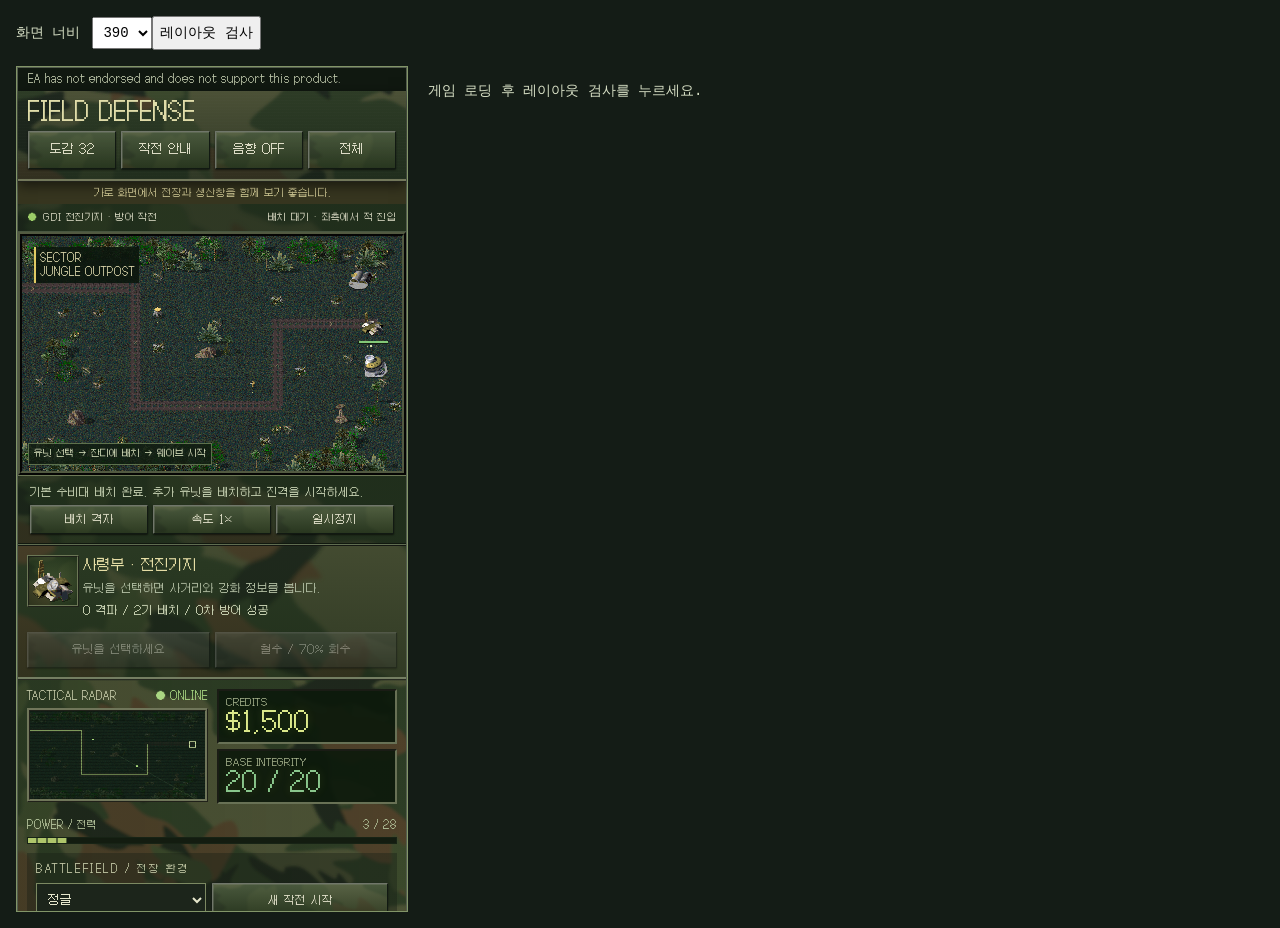
<file: tests/mobile-preview.html>
<!doctype html>
<html lang="ko"><meta charset="utf-8"><meta name="viewport" content="width=device-width,initial-scale=1">
<title>Field Defense — Portrait layout check</title>
<style>
body{margin:0;padding:16px;background:#141c16;color:#d7dfc5;font:14px monospace}label,button{margin-right:12px}select,button{font:inherit;padding:6px}main{display:flex;gap:20px;align-items:flex-start;flex-wrap:wrap;margin-top:16px}iframe{display:block;border:1px solid #829568;width:390px;height:844px;flex-shrink:0}pre{white-space:pre-wrap;max-width:450px;line-height:1.7}
</style>
<label for="size">화면 너비</label><select id="size"><option>320</option><option>360</option><option selected>390</option><option>412</option></select><button id="check">레이아웃 검사</button>
<main><iframe id="phone" title="모바일 세로 게임 미리보기" src="../index.html?v=0.3.2"></iframe><pre id="result">게임 로딩 후 레이아웃 검사를 누르세요.</pre></main>
<script>
const phone=document.getElementById('phone'),size=document.getElementById('size'),result=document.getElementById('result');
size.onchange=()=>{phone.style.width=size.value+'px';result.textContent='너비 '+size.value+'px 적용. 레이아웃 검사를 누르세요.'};
document.getElementById('check').onclick=async()=>{
 const d=phone.contentDocument;await d.fonts.ready;
 const root=d.documentElement,header=d.querySelector('.topbar').getBoundingClientRect();
 const overflow=[...d.querySelectorAll('.topactions button,.counter,.counter strong,.terrainrow,.unitactions button,.production,.musicbox')].filter(e=>e.scrollWidth>e.clientWidth+1).map(e=>e.id||e.className||e.textContent.trim());
 const escaped=[...d.querySelectorAll('.topactions button')].filter(e=>{const b=e.getBoundingClientRect();return b.top<header.top-1||b.bottom>header.bottom+1||b.left<0||b.right>root.clientWidth+1});
 const report={width:root.clientWidth,scrollWidth:root.scrollWidth,headerContainsButtons:escaped.length===0,clippedControls:overflow,pass:root.scrollWidth<=root.clientWidth+1&&!escaped.length&&!overflow.length};
 result.textContent=JSON.stringify(report,null,2);
};
</script></html>
</file>
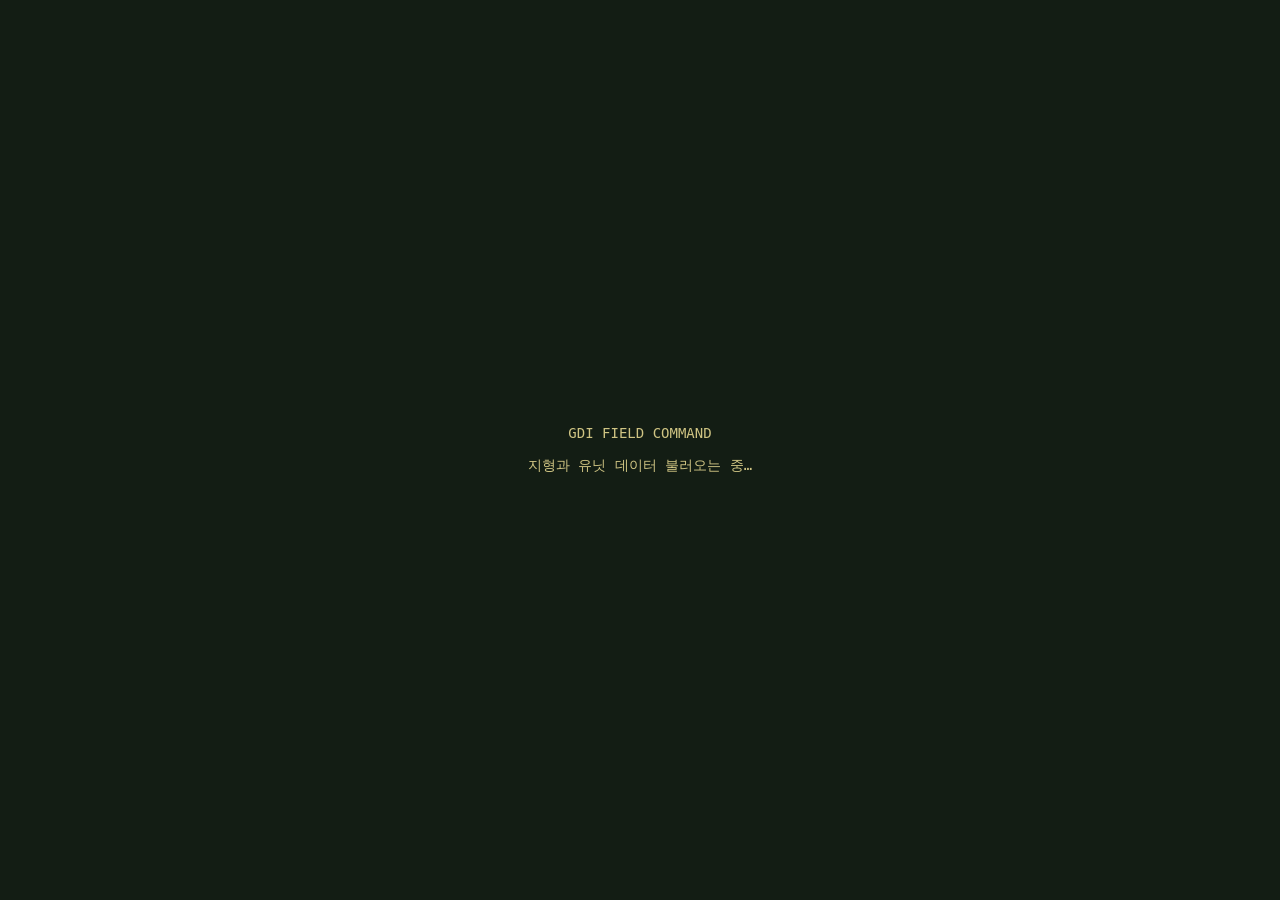
<file: web/template.html>
<!DOCTYPE html><html lang="ko"><head><meta charset="utf-8"><meta name="viewport" content="width=device-width,initial-scale=1,viewport-fit=cover"><meta name="theme-color" content="#212a27"><title>C&C FIELD DEFENSE · Jungle &amp; Winter</title><style>
__FONT__
:root{color-scheme:dark;--metal:#343a36;--dark:#121914;--edge:#555e50;--gold:#c8bb6b;--green:#9cce68;--text:#dddcc6;--mute:#9da590;--red:#db6251}*{box-sizing:border-box}body{margin:0;background:#111813;color:var(--text);font:13px/1.45 'Field Pixel','Field Pixel','Field UI',monospace;overscroll-behavior:none}button{font:inherit;cursor:pointer;color:var(--text);border:1px solid #70766a;border-right-color:#111912;border-bottom-color:#111912;background:linear-gradient(#4d5549,#2c352d);box-shadow:inset 1px 1px #78807166,0 1px 2px #0009;padding:7px 10px;border-radius:1px;min-height:34px}button:hover{filter:brightness(1.14)}button:focus-visible{outline:2px solid var(--gold);outline-offset:2px}button:active,button.active,button[aria-pressed=true]{background:linear-gradient(#1d2b21,#334331);box-shadow:inset 1px 2px 4px #0009;border-color:#9dba65;color:#dcec9d}button:disabled{cursor:default;filter:saturate(.45);opacity:.46}.app{max-width:1600px;margin:0 auto;min-height:100svh;display:flex;flex-direction:column;border:1px solid #535c4d;background:#232d24}.topbar{height:66px;padding:10px 17px;display:flex;align-items:center;justify-content:space-between;gap:10px;background:repeating-linear-gradient(0deg,#ffffff02 0 1px,transparent 1px 3px),linear-gradient(#41483c,#252d25);border-bottom:3px ridge #73785b;box-shadow:0 4px 12px #0008;z-index:1}.brand{display:flex;gap:12px;align-items:center}.insignia{border:2px solid #bfb875;color:#dfd287;background:#20261e;padding:3px 9px;font:900 24px/1.2 "Field Pixel",monospace;box-shadow:inset 0 0 0 2px #20271c,inset 0 0 0 3px #777c54}.brand h1{font:700 18px/1.15 "Field Pixel",monospace;letter-spacing:.1em;margin:0;color:#e0dca9}.brand p{margin:3px 0 0;font-size:10px;letter-spacing:.15em;color:#aeb999}.topactions{display:flex;gap:5px}.operation{font:11px "Field Pixel",monospace;letter-spacing:.08em;color:#b3bb9f}.shell{display:grid;grid-template-columns:minmax(0,1fr) 264px;flex:1;min-height:0}.battle{min-width:0;display:flex;flex-direction:column;background:#161d16}.missionstrip{display:flex;align-items:center;justify-content:space-between;gap:8px;padding:8px 14px;background:#202a20;border-bottom:1px solid #485640;font-size:11px;letter-spacing:.04em}.dot{color:var(--green);margin-right:6px}.maparea{position:relative;display:flex;align-items:center;justify-content:center;background:#0c150e;flex:1;overflow:hidden;min-height:220px}.mapframe{position:relative;width:100%;max-height:100%;aspect-ratio:768/480;line-height:0;border:4px ridge #525a41}#field{display:block;width:100%;height:100%;image-rendering:pixelated;touch-action:none;cursor:crosshair}.mapbadge{position:absolute;top:11px;left:12px;padding:6px 9px;background:#0c160de0;border-left:2px solid #e1ca64;color:#d8d3a9;font:10px/1.4 "Field Pixel",monospace;pointer-events:none;letter-spacing:.1em}.maphelp{position:absolute;bottom:10px;left:12px;right:12px;display:flex;align-items:center;justify-content:space-between;gap:7px;pointer-events:none}.maphelp span{background:#101d12df;padding:5px 9px;font:11px/1.5 'Field Pixel','Field UI',sans-serif;border:1px solid #5d714d;color:#d8dfbc}.maphelp button{pointer-events:auto;min-height:30px;background:#4b3a25;font-size:11px}.announce{position:absolute;left:50%;top:42%;transform:translate(-50%,-50%);background:#12200eed;border:1px solid #b0be76;box-shadow:0 0 0 4px #121a12bd,0 10px 40px #0008;padding:21px 30px;text-align:center;line-height:1.5;max-width:90%;min-width:280px;z-index:2}.announce h2{color:#e1d582;letter-spacing:.08em;font-size:22px;margin:0 0 9px}.announce p{font-size:12px;color:#bbcab0;margin:8px 0 15px}.announce button{margin:4px}.statusbar{padding:9px 12px;min-height:43px;background:#222e22;border-top:1px solid #6c7856;border-bottom:1px solid #11180f;display:flex;align-items:center;justify-content:space-between;gap:10px;font-size:11px}.statusbar #message{color:#c1ccad}.controls{display:flex;gap:5px;white-space:nowrap}.controls button{font-size:11px;padding:5px 9px;min-height:29px}.unitpanel{background:linear-gradient(#343e30,#252e23);padding:13px 16px;min-height:109px;display:grid;grid-template-columns:72px minmax(0,1fr) auto;gap:13px;border-top:2px ridge #606d51}.portrait{border:2px ridge #6c7756;background:radial-gradient(ellipse,#596244,#182719);display:flex;align-items:center;justify-content:center;image-rendering:pixelated;width:72px;height:72px}.portrait img{max-width:68px;max-height:68px;width:100%;image-rendering:pixelated}.unitinfo h2{font-size:15px;margin:0 0 5px;color:#e5dda5}.unitinfo p{margin:2px 0;color:#afbba0;font-size:11px}.stats{display:flex;gap:13px;flex-wrap:wrap;color:#d0d9b9;font:11px 'Field Pixel','Field UI',monospace;margin:6px 0}.unitactions{display:flex;gap:5px;flex-direction:column;justify-content:center;min-width:124px}.unitactions button{font-size:11px}.sidebar{background:repeating-linear-gradient(0deg,#ffffff02 0 1px,transparent 1px 4px),linear-gradient(90deg,#3d4536,#30392e);border-left:4px ridge #737b61;padding:11px;display:flex;flex-direction:column;gap:10px}.sectionlabel{font:10px "Field Pixel",monospace;letter-spacing:.16em;color:#c2c7a5;display:flex;justify-content:space-between;margin-bottom:5px}.radar{position:relative;background:#0b1d0e;border:3px ridge #70765a;aspect-ratio:1.92;overflow:hidden}.radar canvas{width:100%;height:100%;image-rendering:pixelated;display:block}.radar:after{content:'';position:absolute;inset:0;background:repeating-linear-gradient(0deg,#0003 0 1px,transparent 1px 3px);pointer-events:none}.economy{display:grid;grid-template-columns:1fr 1fr;gap:8px}.counter{padding:7px 9px;background:#111d13;border:2px inset #687155}.counter label{color:#adb993;font-size:9px;letter-spacing:.1em;display:block}.counter strong{font:700 20px "Field Pixel",monospace;white-space:nowrap;display:block;color:#dbe88a;text-shadow:0 0 10px #cbdc4133}.counter strong.health{color:#89c68c}.powerline{display:flex;align-items:center;justify-content:space-between;font-size:10px;color:#b7c69e;margin:5px 0}.meter{height:7px;border:1px solid #172315;background:#131c10}.meter div{height:100%;background:repeating-linear-gradient(90deg,#afc66b 0 8px,#506437 8px 10px);transition:width .2s}.wavebox{background:#1d2a1d;border:1px inset #6d7659;padding:9px}.wavetitle{display:flex;justify-content:space-between;color:#d3d5ae;font:700 12px "Field Pixel",monospace}.wavebrief{font-size:10px;margin-top:4px;color:#a7b798;min-height:17px}.wavebutton{width:100%;margin-top:7px;font-weight:bold;color:#efdda1;background:linear-gradient(#746637,#4d4929);border-color:#a3975e #2a2c18 #292b18 #a3975e;letter-spacing:.02em;min-height:38px}.productiontabs{display:flex;gap:5px}.productiontabs button{flex:1;font-size:11px;min-height:31px;padding:5px}.production{display:grid;grid-template-columns:1fr 1fr;gap:6px}.buildcard{padding:0;min-height:83px;position:relative;overflow:hidden;display:flex;flex-direction:column;align-items:stretch;border:2px outset #6d7458;box-shadow:1px 2px 2px #0006}.buildcard .unitart{height:43px;display:flex;align-items:center;justify-content:center;background:radial-gradient(ellipse,#5f6946,#2a3727);position:relative}.unitart:before{content:'';position:absolute;inset:0;background:repeating-linear-gradient(0deg,#0001 0 1px,transparent 1px 3px)}.buildcard img{height:48px;width:auto;image-rendering:pixelated;object-fit:contain;max-width:90px}.buildcard .caption{padding:3px 4px;background:#202b1be6;font-size:10px;line-height:1.3;display:flex;align-items:center;justify-content:space-between;gap:2px}.buildcard .price{font:11px "Field Pixel",monospace;color:#ded181}.buildcard .typehint{font-size:9px;color:#a8b796;background:#253320;padding:1px 4px;text-align:left}.buildcard.active{border-color:#cfcb79;box-shadow:0 0 0 1px #f5de8490}.buildcard.locked{filter:grayscale(.8);opacity:.53}.buildcard.poor .price{color:#d68e73}.support{display:flex;gap:5px}.support button{flex:1;font-size:10px;padding:6px 3px;line-height:1.6}.log{font:10px/1.8 'Field Pixel','Field UI',monospace;color:#97ac81;border-top:1px solid #646e4d;padding-top:6px;min-height:37px}.bottom{padding:6px 14px;background:#192218;border-top:1px solid #515c44;color:#839073;display:flex;justify-content:space-between;font-size:10px;gap:8px}.rotate{display:none}.modal{position:fixed;inset:0;z-index:10;background:#060d08d9;display:grid;place-items:center;padding:20px}.modalbox{max-width:900px;max-height:90svh;overflow:auto;background:#2a3527;border:3px ridge #969574;padding:20px;box-shadow:0 20px 100px #000a}.modalbox h2{margin:0 0 12px;color:#e0d394}.modalbox p{color:#b8c5a5;line-height:1.8}.modalhead{display:flex;justify-content:space-between;gap:15px;align-items:center}.atlasgrid{display:grid;grid-template-columns:repeat(4,minmax(0,1fr));gap:8px;margin-top:13px}.atlascard{padding:7px;background:#182818;border:1px solid #667550;text-align:center;min-width:0}.atlascard img{width:90px;height:75px;object-fit:contain;image-rendering:pixelated;max-width:100%}.atlascard b{display:block;font-size:12px}.atlascard small{font-size:10px;color:#a5b490;display:block}.atlascard button{font-size:10px;margin-top:6px;width:100%}.howto{display:grid;grid-template-columns:repeat(3,1fr);gap:14px}.howto p{font-size:12px}.howto b{color:#d6c87d}.kbd{font-family:monospace;background:#101b10;padding:2px 4px}.modalclose{min-width:48px}.loading{position:fixed;inset:0;z-index:20;background:#131d14;display:grid;place-items:center;text-align:center;color:#cfc483;font:14px "Field Pixel",monospace}[hidden]{display:none!important}
@media(min-width:1100px){.app{max-height:100svh;height:100svh}.mapframe{width:min(100%,calc((100svh - 270px)*1.6));flex-shrink:0}.sidebar{overflow:auto}.unitpanel{min-height:104px}.topbar{flex-shrink:0}.shell{overflow:hidden}}
@media(max-width:850px){.shell{grid-template-columns:minmax(0,1fr) 218px}.sidebar{padding:8px;gap:7px}.topbar{height:54px;padding:6px 10px}.brand h1{font-size:14px}.brand p{font-size:8px}.insignia{font-size:19px}.operation{display:none}.unitpanel{padding:9px;grid-template-columns:52px minmax(0,1fr);gap:9px}.portrait{width:52px;height:52px}.unitactions{grid-column:1/-1;flex-direction:row}.unitactions button{flex:1}.statusbar{flex-wrap:wrap;gap:5px}.unitart{height:36px!important}.buildcard{min-height:73px}.buildcard img{height:41px}.counter strong{font-size:20px}.missionstrip{font-size:9px}.bottom{font-size:9px}}
@media(max-width:600px) and (orientation:portrait){.shell{display:flex;flex-direction:column}.maparea{min-height:0}.mapframe{aspect-ratio:768/480}.sidebar{border-left:0;border-top:3px ridge #747e62;display:grid;grid-template-columns:1fr 1fr;align-items:start;padding:10px}.radarblock{grid-row:1/3}.economy{grid-column:2}.powerblock{grid-column:2}.wavebox{grid-column:1/-1}.productiontabs,.production,.support,.log{grid-column:1/-1}.production{grid-template-columns:repeat(4,minmax(0,1fr))}.buildcard .caption{flex-direction:column;font-size:10px}.unitpanel{min-height:100px;grid-template-columns:48px minmax(0,1fr) 112px}.unitactions{grid-column:auto;flex-direction:column;min-width:0}.topactions button{font-size:11px;padding:5px 7px}.brand p{display:none}.insignia{display:none}.maphelp span{font-size:9px;padding:3px 5px}.mapbadge{font-size:8px;padding:4px}.rotate{display:block;padding:4px 10px;text-align:center;background:#36351f;color:#cec793;font-size:10px}.atlasgrid{grid-template-columns:repeat(3,minmax(0,1fr))}.modal{padding:10px}.modalbox{padding:13px}.howto{grid-template-columns:1fr}.howto p{margin:4px 0}.counter strong{font-size:22px}.maphelp{bottom:6px;left:6px;right:6px}.maphelp button{font-size:9px;min-height:26px}.stats{gap:7px}}
@media(max-height:510px) and (orientation:landscape){.app{height:auto;min-height:100svh}.shell{grid-template-columns:minmax(0,1fr) 205px}.topbar{height:42px}.sidebar{max-height:calc(100svh - 42px);overflow:auto;position:sticky;top:0}.mapframe{width:100%;}.maparea{min-height:0}.missionstrip{padding:4px 8px}.unitpanel{min-height:85px}.bottom{display:none}.radarblock{display:none}.counter strong{font-size:18px}.sidebar{gap:6px}.counter{padding:5px 6px}.wavebox{padding:6px}.buildcard{min-height:66px}.buildcard .typehint{font-size:8px}.brand p{display:none}.topactions button{min-height:28px}}

/* WOODLAND CAMO: a softly blurred, subdued background under the original metal bevels. */
:root{--woodland:url("woodland-camo.svg")}
body{background-color:#151e15;background-image:linear-gradient(#0c160bc7,#0c160bc7),var(--woodland);background-size:auto,480px 360px}
.topbar{background-image:repeating-linear-gradient(0deg,#ffffff02 0 1px,transparent 1px 3px),linear-gradient(#17211555,#152015aa),var(--woodland);background-size:auto,auto,480px 360px;background-position:0 0,0 0,20px 30px}
.sidebar{background-image:linear-gradient(90deg,#17231172,#17231155),var(--woodland);background-size:auto,430px 323px;background-position:0 0,-70px 0}
.unitpanel{background-image:linear-gradient(#1a271675,#172413ac),var(--woodland);background-size:auto,520px 390px;background-position:0 0,0 -80px}
.statusbar,.missionstrip,.bottom{background-image:linear-gradient(#162214b0,#162214b0),var(--woodland);background-size:auto,500px 375px}
.modalbox{background-image:linear-gradient(#1c2918bd,#1c2918ce),var(--woodland);background-size:auto,520px 390px}
button{background-image:linear-gradient(#526044ab,#23301abf),var(--woodland);background-size:auto,340px 255px}
.productiontabs button.active,button[aria-pressed=true]{background-image:linear-gradient(#172514a8,#364b24b8),var(--woodland);background-size:auto,340px 255px}
.buildcard .unitart,.portrait{background-image:radial-gradient(ellipse,#82915b22,#16261485),linear-gradient(#28381b80,#28381b80),var(--woodland);background-size:auto,auto,300px 225px}
.buildcard:nth-child(2n) .unitart{background-position:0 0,0 0,-65px -50px}
.buildcard:nth-child(3n) .unitart{background-position:0 0,0 0,-150px -90px}
.wavebox{background:#152412e8;box-shadow:inset 0 0 16px #080e0766}
.wavebutton{background-image:linear-gradient(#857646ca,#554d29dc),var(--woodland);background-size:auto,320px 240px}
.counter{background:#0c1a0beb}.buildcard .caption{background:#142210ed}.buildcard .typehint{background:#1b2b17e8}

.musicbox{border:1px inset #6d7659;background:#162317;padding:8px;font-size:10px}.musicbox .musicrow{display:flex;gap:5px;align-items:center;margin-top:5px}.musicbox button{font-size:10px;padding:4px 7px;min-height:28px}.musicbox input[type=range]{width:100%;min-width:0;accent-color:#adc575}.musicbox p{margin:5px 0 0;color:#b6c2a0;overflow-wrap:anywhere}body{font-size:12px;font-synthesis:none}.brand h1{font-size:24px;line-height:1;letter-spacing:0}.insignia{font-family:"Field Pixel",monospace;font-size:24px;font-weight:400}.counter strong{font-size:24px;line-height:1.25}.buildcard .caption{font-size:12px}.buildcard .typehint{font-size:10px;white-space:normal;min-height:27px}.unitinfo h2{font-size:16px}.wavebutton{font-size:12px}.mapbadge{letter-spacing:0;font-size:10px}.musicbox button{font-size:12px}.howto,.modalbox>p{font-size:12px;line-height:1.8}@media(max-width:600px){.brand h1{font-size:18px}.topactions{flex-wrap:wrap}.topactions button{font-size:12px}.counter strong{font-size:24px}.unitinfo h2{font-size:14px}}
.terrainbox{padding:12px;border-bottom:1px solid #71825b55;background:#17201566}.terrainrow{display:flex;gap:6px;margin-top:7px}.terrainrow select{min-width:0;flex:1;border:1px solid #7c8962;background:#1c251b;color:#e6e7cc;padding:7px;font:inherit}.terrainrow button{flex:1;font-size:11px}.terrainbox p{font-size:10px;color:#b5c49b;margin:7px 0 0;line-height:1.6}@media(max-width:600px) and (orientation:portrait){.terrainbox{grid-column:1/-1;grid-row:3}}
/* Portrait layout: content-sized header and bounded grid tracks, not overflow masking. */
@media(max-width:600px) and (orientation:portrait){
 .app{width:100%;height:auto;max-height:none;min-width:0}
 .topbar{height:auto;min-height:0;display:grid;grid-template-columns:minmax(0,1fr);gap:8px;padding:10px;flex-shrink:0}
 .brand,.brand>div{min-width:0}.brand h1{font-size:22px;white-space:nowrap}
 .topactions{display:grid;grid-template-columns:repeat(4,minmax(0,1fr));width:100%;min-width:0;gap:5px}
 .topactions button{min-width:0;min-height:38px;padding:7px 2px;font-size:12px;white-space:nowrap}
 .shell,.battle,.sidebar,.unitinfo,.counter{min-width:0}
 .missionstrip{flex-wrap:wrap;padding:7px 10px;gap:3px 8px}
 .missionstrip>span{min-width:0;overflow-wrap:anywhere}
 .maparea{flex:0 0 auto;width:100%;min-height:0}.mapframe{max-height:none}
 .statusbar{align-items:flex-start}.statusbar #message{min-width:0;overflow-wrap:anywhere}
 .controls{display:grid;grid-template-columns:repeat(3,minmax(0,1fr));width:100%;gap:5px}
 .controls button{min-width:0;padding:5px 2px}
 .unitpanel{grid-template-columns:48px minmax(0,1fr);gap:8px;min-height:0}
 .unitinfo p,.stats{overflow-wrap:anywhere}
 .unitactions{grid-column:1/-1;display:grid;grid-template-columns:repeat(2,minmax(0,1fr));min-width:0}
 .unitactions button{min-width:0;min-height:36px;padding:6px 4px}
 .sidebar{grid-template-columns:repeat(2,minmax(0,1fr));gap:9px;padding:9px}
 .sidebar>*{min-width:0}.radarblock{grid-column:1;grid-row:1}
 .radarblock .sectionlabel{flex-wrap:wrap;gap:3px;letter-spacing:0}
 .economy{grid-column:2;grid-row:1;grid-template-columns:minmax(0,1fr);gap:5px}
 .counter{padding:5px 7px}.counter label{font-size:9px;letter-spacing:0;overflow-wrap:anywhere}
 .counter strong{font-size:clamp(18px,6vw,24px);line-height:1.2}
 .powerblock{grid-column:1/-1;grid-row:2}.terrainbox{grid-column:1/-1;grid-row:3;padding:9px}
 .wavebox,.productiontabs,.production,.support,.musicbox,.log{grid-column:1/-1}
 .production{grid-template-columns:repeat(3,minmax(0,1fr))}.buildcard{min-width:0}
 .terrainrow>*{min-width:0}.terrainrow button{white-space:nowrap}
 .bottom{flex-wrap:wrap;align-items:center}.bottom>span:first-child{flex-basis:100%}
}
@media(max-width:359px) and (orientation:portrait){.production{grid-template-columns:repeat(2,minmax(0,1fr))}.topactions button{font-size:11px}}
</style></head><body><div id="loading" class="loading"><div>GDI FIELD COMMAND<br><br>지형과 유닛 데이터 불러오는 중…</div></div>
<div class="app"><div style="padding:4px 10px;background:#101810;color:#bbc4a8;font-size:10px">EA has not endorsed and does not support this product.</div><header class="topbar"><div class="brand"><div class="insignia">GDI</div><div><h1>FIELD DEFENSE</h1><p>COMBINED ARMS · FIELD OPERATIONS</p></div></div><div class="operation">OPERATION 01 / HOLD THE LINE</div><div class="topactions"><button id="atlasBtn">도감 32</button><button id="helpBtn">작전 안내</button><button id="soundBtn" aria-pressed="false">음향 OFF</button><button id="fullBtn" aria-label="전체 화면">전체</button></div></header><div class="rotate">가로 화면에서 전장과 생산창을 함께 보기 좋습니다.</div>
<div class="shell"><main class="battle"><div class="missionstrip"><span><span class="dot">●</span>GDI 전진기지 · 방어 작전</span><span id="missionState">배치 대기 / 적 진입 방향 →</span></div><div class="maparea"><div class="mapframe"><canvas id="field" tabindex="0" width="1536" height="960" aria-label="방어 전장. 유닛을 고른 다음 잔디를 눌러 배치합니다."></canvas><div class="mapbadge"><span id="sectorId">SECTOR</span><br><span id="terrainBadge">JUNGLE OUTPOST</span></div><div class="maphelp"><span id="mapHint">우측 유닛 선택 → 잔디를 눌러 배치</span><button id="cancelBuild" hidden>배치 취소 ✕</button></div><div id="announce" class="announce" hidden><h2 id="announceTitle"></h2><p id="announceText"></p><button id="announceAction"></button><button id="reviewBtn" hidden>전장 보기</button></div></div></div><div class="statusbar"><span id="message" role="status" aria-live="polite">사령관님, 기지가 준비되었습니다.</span><div class="controls"><button id="gridBtn" aria-pressed="false">배치 격자</button><button id="speedBtn">속도 1×</button><button id="pauseBtn">일시정지</button></div></div><section class="unitpanel"><div class="portrait"><img id="selectedPortrait" alt="선택한 유닛"></div><div class="unitinfo"><h2 id="selectedTitle">사령부</h2><p id="selectedDesc">유닛을 배치하고 12차 웨이브를 방어하세요.</p><div id="selectedStats" class="stats"></div></div><div class="unitactions"><button id="upgradeBtn" disabled>유닛을 선택하세요</button><button id="sellBtn" disabled>철수 / 70% 회수</button></div></section></main>
<aside class="sidebar"><section class="radarblock"><div class="sectionlabel"><span>TACTICAL RADAR</span><span style="color:#a9d682">● ONLINE</span></div><div class="radar"><canvas id="radar" width="384" height="200" aria-label="전장 레이더"></canvas></div></section><section class="terrainbox" aria-label="전장 환경"><label class="sectionlabel" for="terrainChoice">BATTLEFIELD / 전장 환경</label><div class="terrainrow"><select id="terrainChoice"><option value="jungle">정글</option><option value="winter">겨울</option><option value="random">무작위</option></select><button id="terrainStartBtn">새 작전 시작</button></div><p id="terrainStatus">현재 전장: 정글 · 새 작전 시작 시 적용</p></section><div class="economy"><div class="counter"><label>CREDITS</label><strong id="credits">$1500</strong></div><div class="counter"><label>BASE INTEGRITY</label><strong class="health" id="health">20 / 20</strong></div></div><div class="powerblock"><div class="powerline"><span>POWER / 전력</span><span id="powerText">3 / 28</span></div><div class="meter"><div id="powerFill"></div></div></div><section class="wavebox"><div class="wavetitle"><span id="waveTitle">WAVE 01 / 12</span><span id="enemyCount">READY</span></div><div id="waveBrief" class="wavebrief">보병 부대 접근 중</div><button id="waveBtn" class="wavebutton">▶ 1차 웨이브 시작</button></section><div class="productiontabs"><button id="unitTab" class="active">유닛 생산</button><button id="defenseTab">방어 시설</button></div><div id="production" class="production"></div><div class="support"><button id="powerBtn">발전소 증설<br><span>+8 전력 · $250</span></button><button id="repairBtn">사령부 수리<br><span>+4 내구도 · $220</span></button></div><section class="musicbox" aria-label="배경음악"><div class="sectionlabel">BGM / 배경음악</div><div class="musicrow"><button id="musicFileBtn">음악 불러오기</button><button id="musicToggle" disabled>재생</button></div><input id="musicFile" type="file" accept="audio/*,.mp3,.ogg,.wav,.m4a" hidden><audio id="musicAudio" loop preload="metadata"></audio><div class="musicrow"><label for="musicVolume">음량</label><input id="musicVolume" type="range" min="0" max="100" value="25"></div><p id="musicStatus">내 기기의 음악 · 반복 재생</p></section><div id="log" class="log">COMMAND LINK ESTABLISHED<br>보병 / 장갑 / 공중 전력 확인</div></aside></div><footer class="bottom"><span>클래식 C&C 그래픽 · Combined Arms 팬 프로토타입</span><span id="footerStats">0 KILLS · 2 UNITS</span><button id="restartBtn" style="min-height:20px;padding:1px 7px;font-size:9px">새 지형 시작</button></footer></div>
<div id="helpModal" class="modal" hidden><div class="modalbox" role="dialog" aria-modal="true" aria-labelledby="helpTitle"><div class="modalhead"><h2 id="helpTitle">사령관 작전 브리핑</h2><button class="modalclose" data-close="helpModal">닫기</button></div><div class="howto"><p><b>01 · 방어선을 만드세요</b><br>생산창에서 유닛 선택 → 잔디를 누르면 배치됩니다. 흙길·나무·바위·기지 위에는 배치할 수 없습니다. 기본 수비대 2기와 $1500으로 시작합니다.</p><p><b>02 · 적 부대에 대응하세요</b><br>1차 시작 버튼으로 전투 개시. 공격은 자동입니다. 4차부터 공습이 오므로 로켓 보병·다연장 로켓 등 대공 유닛을 준비하세요.</p><p><b>03 · 강화하고 생존하세요</b><br>배치한 유닛을 누르면 사거리와 강화 버튼이 표시됩니다. 최대 Lv.3, 철수 시 투자금 70% 회수. 12차까지 사령부를 지키면 승리합니다.</p></div><p style="font-size:12px">완료한 웨이브에 따라 전차와 고급 방어시설이 해금됩니다. 전력은 배치 수를 제한하며 발전소로 늘릴 수 있습니다. 보급은 웨이브 종료 시 지급됩니다.</p><p style="font-size:12px"><span class="kbd">Space</span> 전투 중 일시정지 / 대기 중 다음 웨이브 &nbsp; <span class="kbd">Esc</span> 배치 취소 &nbsp; <span class="kbd">G</span> 격자</p><p style="font-size:10px;color:#8fa083">실제 CAmod 스프라이트·지형을 사용한 별도 타워디펜스 프로토타입입니다. 원작/리마스터 엔진이 아니며, 전투 수치·UI·사운드·공격 효과는 이 버전용으로 구성했습니다. 음향 ON을 누르면 실제 발사·폭발 효과음이 재생됩니다. 새 작전마다 길과 지형이 생성됩니다. 12차 웨이브 동안은 같은 길을 유지하며 오르카도 이 길을 따릅니다. 새 지형 시작 또는 새로고침은 진행과 배치를 초기화합니다.</p><button data-close="helpModal">작전 화면으로</button></div></div>
<div id="atlasModal" class="modal" hidden><div class="modalbox" role="dialog" aria-modal="true" aria-labelledby="atlasTitle"><div class="modalhead"><h2 id="atlasTitle">FIELD ARCHIVE / 유닛 도감</h2><button class="modalclose" data-close="atlasModal">닫기</button></div><p style="font-size:12px">32종 중 이번 작전에 편성 가능한 유닛·시설은 10종입니다. 나머지는 후속 확장 후보입니다.</p><div id="atlasGrid" class="atlasgrid"></div></div></div>
<script>const ASSETS=__ASSETS__,TERRAIN=__TERRAIN__,AUDIO=__AUDIO__;</script><script>__ENGINE__</script><script>__MAP__</script><script>__SOUND__</script><script>__APP__</script></body></html>
</file>
<file: web/styles.css>
@font-face{font-family:"Field UI";src:url("field-ui.woff") format("woff");font-display:swap;}@font-face{font-family:"Field Pixel";src:url("field-pixel.woff2") format("woff2");font-display:swap;}
:root{color-scheme:dark;--metal:#343a36;--dark:#121914;--edge:#555e50;--gold:#c8bb6b;--green:#9cce68;--text:#dddcc6;--mute:#9da590;--red:#db6251}*{box-sizing:border-box}body{margin:0;background:#111813;color:var(--text);font:13px/1.45 'Field Pixel','Field Pixel','Field UI',monospace;overscroll-behavior:none}button{font:inherit;cursor:pointer;color:var(--text);border:1px solid #70766a;border-right-color:#111912;border-bottom-color:#111912;background:linear-gradient(#4d5549,#2c352d);box-shadow:inset 1px 1px #78807166,0 1px 2px #0009;padding:7px 10px;border-radius:1px;min-height:34px}button:hover{filter:brightness(1.14)}button:focus-visible{outline:2px solid var(--gold);outline-offset:2px}button:active,button.active,button[aria-pressed=true]{background:linear-gradient(#1d2b21,#334331);box-shadow:inset 1px 2px 4px #0009;border-color:#9dba65;color:#dcec9d}button:disabled{cursor:default;filter:saturate(.45);opacity:.46}.app{max-width:1600px;margin:0 auto;min-height:100svh;display:flex;flex-direction:column;border:1px solid #535c4d;background:#232d24}.topbar{height:66px;padding:10px 17px;display:flex;align-items:center;justify-content:space-between;gap:10px;background:repeating-linear-gradient(0deg,#ffffff02 0 1px,transparent 1px 3px),linear-gradient(#41483c,#252d25);border-bottom:3px ridge #73785b;box-shadow:0 4px 12px #0008;z-index:1}.brand{display:flex;gap:12px;align-items:center}.insignia{border:2px solid #bfb875;color:#dfd287;background:#20261e;padding:3px 9px;font:900 24px/1.2 "Field Pixel",monospace;box-shadow:inset 0 0 0 2px #20271c,inset 0 0 0 3px #777c54}.brand h1{font:700 18px/1.15 "Field Pixel",monospace;letter-spacing:.1em;margin:0;color:#e0dca9}.brand p{margin:3px 0 0;font-size:10px;letter-spacing:.15em;color:#aeb999}.topactions{display:flex;gap:5px}.operation{font:11px "Field Pixel",monospace;letter-spacing:.08em;color:#b3bb9f}.shell{display:grid;grid-template-columns:minmax(0,1fr) 264px;flex:1;min-height:0}.battle{min-width:0;display:flex;flex-direction:column;background:#161d16}.missionstrip{display:flex;align-items:center;justify-content:space-between;gap:8px;padding:8px 14px;background:#202a20;border-bottom:1px solid #485640;font-size:11px;letter-spacing:.04em}.dot{color:var(--green);margin-right:6px}.maparea{position:relative;display:flex;align-items:center;justify-content:center;background:#0c150e;flex:1;overflow:hidden;min-height:220px}.mapframe{position:relative;width:100%;max-height:100%;aspect-ratio:768/480;line-height:0;border:4px ridge #525a41}#field{display:block;width:100%;height:100%;image-rendering:pixelated;touch-action:none;cursor:crosshair}.mapbadge{position:absolute;top:11px;left:12px;padding:6px 9px;background:#0c160de0;border-left:2px solid #e1ca64;color:#d8d3a9;font:10px/1.4 "Field Pixel",monospace;pointer-events:none;letter-spacing:.1em}.maphelp{position:absolute;bottom:10px;left:12px;right:12px;display:flex;align-items:center;justify-content:space-between;gap:7px;pointer-events:none}.maphelp span{background:#101d12df;padding:5px 9px;font:11px/1.5 'Field Pixel','Field UI',sans-serif;border:1px solid #5d714d;color:#d8dfbc}.maphelp button{pointer-events:auto;min-height:30px;background:#4b3a25;font-size:11px}.announce{position:absolute;left:50%;top:42%;transform:translate(-50%,-50%);background:#12200eed;border:1px solid #b0be76;box-shadow:0 0 0 4px #121a12bd,0 10px 40px #0008;padding:21px 30px;text-align:center;line-height:1.5;max-width:90%;min-width:280px;z-index:2}.announce h2{color:#e1d582;letter-spacing:.08em;font-size:22px;margin:0 0 9px}.announce p{font-size:12px;color:#bbcab0;margin:8px 0 15px}.announce button{margin:4px}.statusbar{padding:9px 12px;min-height:43px;background:#222e22;border-top:1px solid #6c7856;border-bottom:1px solid #11180f;display:flex;align-items:center;justify-content:space-between;gap:10px;font-size:11px}.statusbar #message{color:#c1ccad}.controls{display:flex;gap:5px;white-space:nowrap}.controls button{font-size:11px;padding:5px 9px;min-height:29px}.unitpanel{background:linear-gradient(#343e30,#252e23);padding:13px 16px;min-height:109px;display:grid;grid-template-columns:72px minmax(0,1fr) auto;gap:13px;border-top:2px ridge #606d51}.portrait{border:2px ridge #6c7756;background:radial-gradient(ellipse,#596244,#182719);display:flex;align-items:center;justify-content:center;image-rendering:pixelated;width:72px;height:72px}.portrait img{max-width:68px;max-height:68px;width:100%;image-rendering:pixelated}.unitinfo h2{font-size:15px;margin:0 0 5px;color:#e5dda5}.unitinfo p{margin:2px 0;color:#afbba0;font-size:11px}.stats{display:flex;gap:13px;flex-wrap:wrap;color:#d0d9b9;font:11px 'Field Pixel','Field UI',monospace;margin:6px 0}.unitactions{display:flex;gap:5px;flex-direction:column;justify-content:center;min-width:124px}.unitactions button{font-size:11px}.sidebar{background:repeating-linear-gradient(0deg,#ffffff02 0 1px,transparent 1px 4px),linear-gradient(90deg,#3d4536,#30392e);border-left:4px ridge #737b61;padding:11px;display:flex;flex-direction:column;gap:10px}.sectionlabel{font:10px "Field Pixel",monospace;letter-spacing:.16em;color:#c2c7a5;display:flex;justify-content:space-between;margin-bottom:5px}.radar{position:relative;background:#0b1d0e;border:3px ridge #70765a;aspect-ratio:1.92;overflow:hidden}.radar canvas{width:100%;height:100%;image-rendering:pixelated;display:block}.radar:after{content:'';position:absolute;inset:0;background:repeating-linear-gradient(0deg,#0003 0 1px,transparent 1px 3px);pointer-events:none}.economy{display:grid;grid-template-columns:1fr 1fr;gap:8px}.counter{padding:7px 9px;background:#111d13;border:2px inset #687155}.counter label{color:#adb993;font-size:9px;letter-spacing:.1em;display:block}.counter strong{font:700 20px "Field Pixel",monospace;white-space:nowrap;display:block;color:#dbe88a;text-shadow:0 0 10px #cbdc4133}.counter strong.health{color:#89c68c}.powerline{display:flex;align-items:center;justify-content:space-between;font-size:10px;color:#b7c69e;margin:5px 0}.meter{height:7px;border:1px solid #172315;background:#131c10}.meter div{height:100%;background:repeating-linear-gradient(90deg,#afc66b 0 8px,#506437 8px 10px);transition:width .2s}.wavebox{background:#1d2a1d;border:1px inset #6d7659;padding:9px}.wavetitle{display:flex;justify-content:space-between;color:#d3d5ae;font:700 12px "Field Pixel",monospace}.wavebrief{font-size:10px;margin-top:4px;color:#a7b798;min-height:17px}.wavebutton{width:100%;margin-top:7px;font-weight:bold;color:#efdda1;background:linear-gradient(#746637,#4d4929);border-color:#a3975e #2a2c18 #292b18 #a3975e;letter-spacing:.02em;min-height:38px}.productiontabs{display:flex;gap:5px}.productiontabs button{flex:1;font-size:11px;min-height:31px;padding:5px}.production{display:grid;grid-template-columns:1fr 1fr;gap:6px}.buildcard{padding:0;min-height:83px;position:relative;overflow:hidden;display:flex;flex-direction:column;align-items:stretch;border:2px outset #6d7458;box-shadow:1px 2px 2px #0006}.buildcard .unitart{height:43px;display:flex;align-items:center;justify-content:center;background:radial-gradient(ellipse,#5f6946,#2a3727);position:relative}.unitart:before{content:'';position:absolute;inset:0;background:repeating-linear-gradient(0deg,#0001 0 1px,transparent 1px 3px)}.buildcard img{height:48px;width:auto;image-rendering:pixelated;object-fit:contain;max-width:90px}.buildcard .caption{padding:3px 4px;background:#202b1be6;font-size:10px;line-height:1.3;display:flex;align-items:center;justify-content:space-between;gap:2px}.buildcard .price{font:11px "Field Pixel",monospace;color:#ded181}.buildcard .typehint{font-size:9px;color:#a8b796;background:#253320;padding:1px 4px;text-align:left}.buildcard.active{border-color:#cfcb79;box-shadow:0 0 0 1px #f5de8490}.buildcard.locked{filter:grayscale(.8);opacity:.53}.buildcard.poor .price{color:#d68e73}.support{display:flex;gap:5px}.support button{flex:1;font-size:10px;padding:6px 3px;line-height:1.6}.log{font:10px/1.8 'Field Pixel','Field UI',monospace;color:#97ac81;border-top:1px solid #646e4d;padding-top:6px;min-height:37px}.bottom{padding:6px 14px;background:#192218;border-top:1px solid #515c44;color:#839073;display:flex;justify-content:space-between;font-size:10px;gap:8px}.rotate{display:none}.modal{position:fixed;inset:0;z-index:10;background:#060d08d9;display:grid;place-items:center;padding:20px}.modalbox{max-width:900px;max-height:90svh;overflow:auto;background:#2a3527;border:3px ridge #969574;padding:20px;box-shadow:0 20px 100px #000a}.modalbox h2{margin:0 0 12px;color:#e0d394}.modalbox p{color:#b8c5a5;line-height:1.8}.modalhead{display:flex;justify-content:space-between;gap:15px;align-items:center}.atlasgrid{display:grid;grid-template-columns:repeat(4,minmax(0,1fr));gap:8px;margin-top:13px}.atlascard{padding:7px;background:#182818;border:1px solid #667550;text-align:center;min-width:0}.atlascard img{width:90px;height:75px;object-fit:contain;image-rendering:pixelated;max-width:100%}.atlascard b{display:block;font-size:12px}.atlascard small{font-size:10px;color:#a5b490;display:block}.atlascard button{font-size:10px;margin-top:6px;width:100%}.howto{display:grid;grid-template-columns:repeat(3,1fr);gap:14px}.howto p{font-size:12px}.howto b{color:#d6c87d}.kbd{font-family:monospace;background:#101b10;padding:2px 4px}.modalclose{min-width:48px}.loading{position:fixed;inset:0;z-index:20;background:#131d14;display:grid;place-items:center;text-align:center;color:#cfc483;font:14px "Field Pixel",monospace}[hidden]{display:none!important}
@media(min-width:1100px){.app{max-height:100svh;height:100svh}.mapframe{width:min(100%,calc((100svh - 270px)*1.6));flex-shrink:0}.sidebar{overflow:auto}.unitpanel{min-height:104px}.topbar{flex-shrink:0}.shell{overflow:hidden}}
@media(max-width:850px){.shell{grid-template-columns:minmax(0,1fr) 218px}.sidebar{padding:8px;gap:7px}.topbar{height:54px;padding:6px 10px}.brand h1{font-size:14px}.brand p{font-size:8px}.insignia{font-size:19px}.operation{display:none}.unitpanel{padding:9px;grid-template-columns:52px minmax(0,1fr);gap:9px}.portrait{width:52px;height:52px}.unitactions{grid-column:1/-1;flex-direction:row}.unitactions button{flex:1}.statusbar{flex-wrap:wrap;gap:5px}.unitart{height:36px!important}.buildcard{min-height:73px}.buildcard img{height:41px}.counter strong{font-size:20px}.missionstrip{font-size:9px}.bottom{font-size:9px}}
@media(max-width:600px) and (orientation:portrait){.shell{display:flex;flex-direction:column}.maparea{min-height:0}.mapframe{aspect-ratio:768/480}.sidebar{border-left:0;border-top:3px ridge #747e62;display:grid;grid-template-columns:1fr 1fr;align-items:start;padding:10px}.radarblock{grid-row:1/3}.economy{grid-column:2}.powerblock{grid-column:2}.wavebox{grid-column:1/-1}.productiontabs,.production,.support,.log{grid-column:1/-1}.production{grid-template-columns:repeat(4,minmax(0,1fr))}.buildcard .caption{flex-direction:column;font-size:10px}.unitpanel{min-height:100px;grid-template-columns:48px minmax(0,1fr) 112px}.unitactions{grid-column:auto;flex-direction:column;min-width:0}.topactions button{font-size:11px;padding:5px 7px}.brand p{display:none}.insignia{display:none}.maphelp span{font-size:9px;padding:3px 5px}.mapbadge{font-size:8px;padding:4px}.rotate{display:block;padding:4px 10px;text-align:center;background:#36351f;color:#cec793;font-size:10px}.atlasgrid{grid-template-columns:repeat(3,minmax(0,1fr))}.modal{padding:10px}.modalbox{padding:13px}.howto{grid-template-columns:1fr}.howto p{margin:4px 0}.counter strong{font-size:22px}.maphelp{bottom:6px;left:6px;right:6px}.maphelp button{font-size:9px;min-height:26px}.stats{gap:7px}}
@media(max-height:510px) and (orientation:landscape){.app{height:auto;min-height:100svh}.shell{grid-template-columns:minmax(0,1fr) 205px}.topbar{height:42px}.sidebar{max-height:calc(100svh - 42px);overflow:auto;position:sticky;top:0}.mapframe{width:100%;}.maparea{min-height:0}.missionstrip{padding:4px 8px}.unitpanel{min-height:85px}.bottom{display:none}.radarblock{display:none}.counter strong{font-size:18px}.sidebar{gap:6px}.counter{padding:5px 6px}.wavebox{padding:6px}.buildcard{min-height:66px}.buildcard .typehint{font-size:8px}.brand p{display:none}.topactions button{min-height:28px}}

/* WOODLAND CAMO: a softly blurred, subdued background under the original metal bevels. */
:root{--woodland:url("woodland-camo.svg")}
body{background-color:#151e15;background-image:linear-gradient(#0c160bc7,#0c160bc7),var(--woodland);background-size:auto,480px 360px}
.topbar{background-image:repeating-linear-gradient(0deg,#ffffff02 0 1px,transparent 1px 3px),linear-gradient(#17211555,#152015aa),var(--woodland);background-size:auto,auto,480px 360px;background-position:0 0,0 0,20px 30px}
.sidebar{background-image:linear-gradient(90deg,#17231172,#17231155),var(--woodland);background-size:auto,430px 323px;background-position:0 0,-70px 0}
.unitpanel{background-image:linear-gradient(#1a271675,#172413ac),var(--woodland);background-size:auto,520px 390px;background-position:0 0,0 -80px}
.statusbar,.missionstrip,.bottom{background-image:linear-gradient(#162214b0,#162214b0),var(--woodland);background-size:auto,500px 375px}
.modalbox{background-image:linear-gradient(#1c2918bd,#1c2918ce),var(--woodland);background-size:auto,520px 390px}
button{background-image:linear-gradient(#526044ab,#23301abf),var(--woodland);background-size:auto,340px 255px}
.productiontabs button.active,button[aria-pressed=true]{background-image:linear-gradient(#172514a8,#364b24b8),var(--woodland);background-size:auto,340px 255px}
.buildcard .unitart,.portrait{background-image:radial-gradient(ellipse,#82915b22,#16261485),linear-gradient(#28381b80,#28381b80),var(--woodland);background-size:auto,auto,300px 225px}
.buildcard:nth-child(2n) .unitart{background-position:0 0,0 0,-65px -50px}
.buildcard:nth-child(3n) .unitart{background-position:0 0,0 0,-150px -90px}
.wavebox{background:#152412e8;box-shadow:inset 0 0 16px #080e0766}
.wavebutton{background-image:linear-gradient(#857646ca,#554d29dc),var(--woodland);background-size:auto,320px 240px}
.counter{background:#0c1a0beb}.buildcard .caption{background:#142210ed}.buildcard .typehint{background:#1b2b17e8}

.musicbox{border:1px inset #6d7659;background:#162317;padding:8px;font-size:10px}.musicbox .musicrow{display:flex;gap:5px;align-items:center;margin-top:5px}.musicbox button{font-size:10px;padding:4px 7px;min-height:28px}.musicbox input[type=range]{width:100%;min-width:0;accent-color:#adc575}.musicbox p{margin:5px 0 0;color:#b6c2a0;overflow-wrap:anywhere}body{font-size:12px;font-synthesis:none}.brand h1{font-size:24px;line-height:1;letter-spacing:0}.insignia{font-family:"Field Pixel",monospace;font-size:24px;font-weight:400}.counter strong{font-size:24px;line-height:1.25}.buildcard .caption{font-size:12px}.buildcard .typehint{font-size:10px;white-space:normal;min-height:27px}.unitinfo h2{font-size:16px}.wavebutton{font-size:12px}.mapbadge{letter-spacing:0;font-size:10px}.musicbox button{font-size:12px}.howto,.modalbox>p{font-size:12px;line-height:1.8}@media(max-width:600px){.brand h1{font-size:18px}.topactions{flex-wrap:wrap}.topactions button{font-size:12px}.counter strong{font-size:24px}.unitinfo h2{font-size:14px}}
.terrainbox{padding:12px;border-bottom:1px solid #71825b55;background:#17201566}.terrainrow{display:flex;gap:6px;margin-top:7px}.terrainrow select{min-width:0;flex:1;border:1px solid #7c8962;background:#1c251b;color:#e6e7cc;padding:7px;font:inherit}.terrainrow button{flex:1;font-size:11px}.terrainbox p{font-size:10px;color:#b5c49b;margin:7px 0 0;line-height:1.6}@media(max-width:600px) and (orientation:portrait){.terrainbox{grid-column:1/-1;grid-row:3}}
/* Portrait layout: content-sized header and bounded grid tracks, not overflow masking. */
@media(max-width:600px) and (orientation:portrait){
 .app{width:100%;height:auto;max-height:none;min-width:0}
 .topbar{height:auto;min-height:0;display:grid;grid-template-columns:minmax(0,1fr);gap:8px;padding:10px;flex-shrink:0}
 .brand,.brand>div{min-width:0}.brand h1{font-size:22px;white-space:nowrap}
 .topactions{display:grid;grid-template-columns:repeat(4,minmax(0,1fr));width:100%;min-width:0;gap:5px}
 .topactions button{min-width:0;min-height:38px;padding:7px 2px;font-size:12px;white-space:nowrap}
 .shell,.battle,.sidebar,.unitinfo,.counter{min-width:0}
 .missionstrip{flex-wrap:wrap;padding:7px 10px;gap:3px 8px}
 .missionstrip>span{min-width:0;overflow-wrap:anywhere}
 .maparea{flex:0 0 auto;width:100%;min-height:0}.mapframe{max-height:none}
 .statusbar{align-items:flex-start}.statusbar #message{min-width:0;overflow-wrap:anywhere}
 .controls{display:grid;grid-template-columns:repeat(3,minmax(0,1fr));width:100%;gap:5px}
 .controls button{min-width:0;padding:5px 2px}
 .unitpanel{grid-template-columns:48px minmax(0,1fr);gap:8px;min-height:0}
 .unitinfo p,.stats{overflow-wrap:anywhere}
 .unitactions{grid-column:1/-1;display:grid;grid-template-columns:repeat(2,minmax(0,1fr));min-width:0}
 .unitactions button{min-width:0;min-height:36px;padding:6px 4px}
 .sidebar{grid-template-columns:repeat(2,minmax(0,1fr));gap:9px;padding:9px}
 .sidebar>*{min-width:0}.radarblock{grid-column:1;grid-row:1}
 .radarblock .sectionlabel{flex-wrap:wrap;gap:3px;letter-spacing:0}
 .economy{grid-column:2;grid-row:1;grid-template-columns:minmax(0,1fr);gap:5px}
 .counter{padding:5px 7px}.counter label{font-size:9px;letter-spacing:0;overflow-wrap:anywhere}
 .counter strong{font-size:clamp(18px,6vw,24px);line-height:1.2}
 .powerblock{grid-column:1/-1;grid-row:2}.terrainbox{grid-column:1/-1;grid-row:3;padding:9px}
 .wavebox,.productiontabs,.production,.support,.musicbox,.log{grid-column:1/-1}
 .production{grid-template-columns:repeat(3,minmax(0,1fr))}.buildcard{min-width:0}
 .terrainrow>*{min-width:0}.terrainrow button{white-space:nowrap}
 .bottom{flex-wrap:wrap;align-items:center}.bottom>span:first-child{flex-basis:100%}
}
@media(max-width:359px) and (orientation:portrait){.production{grid-template-columns:repeat(2,minmax(0,1fr))}.topactions button{font-size:11px}}
</file>
